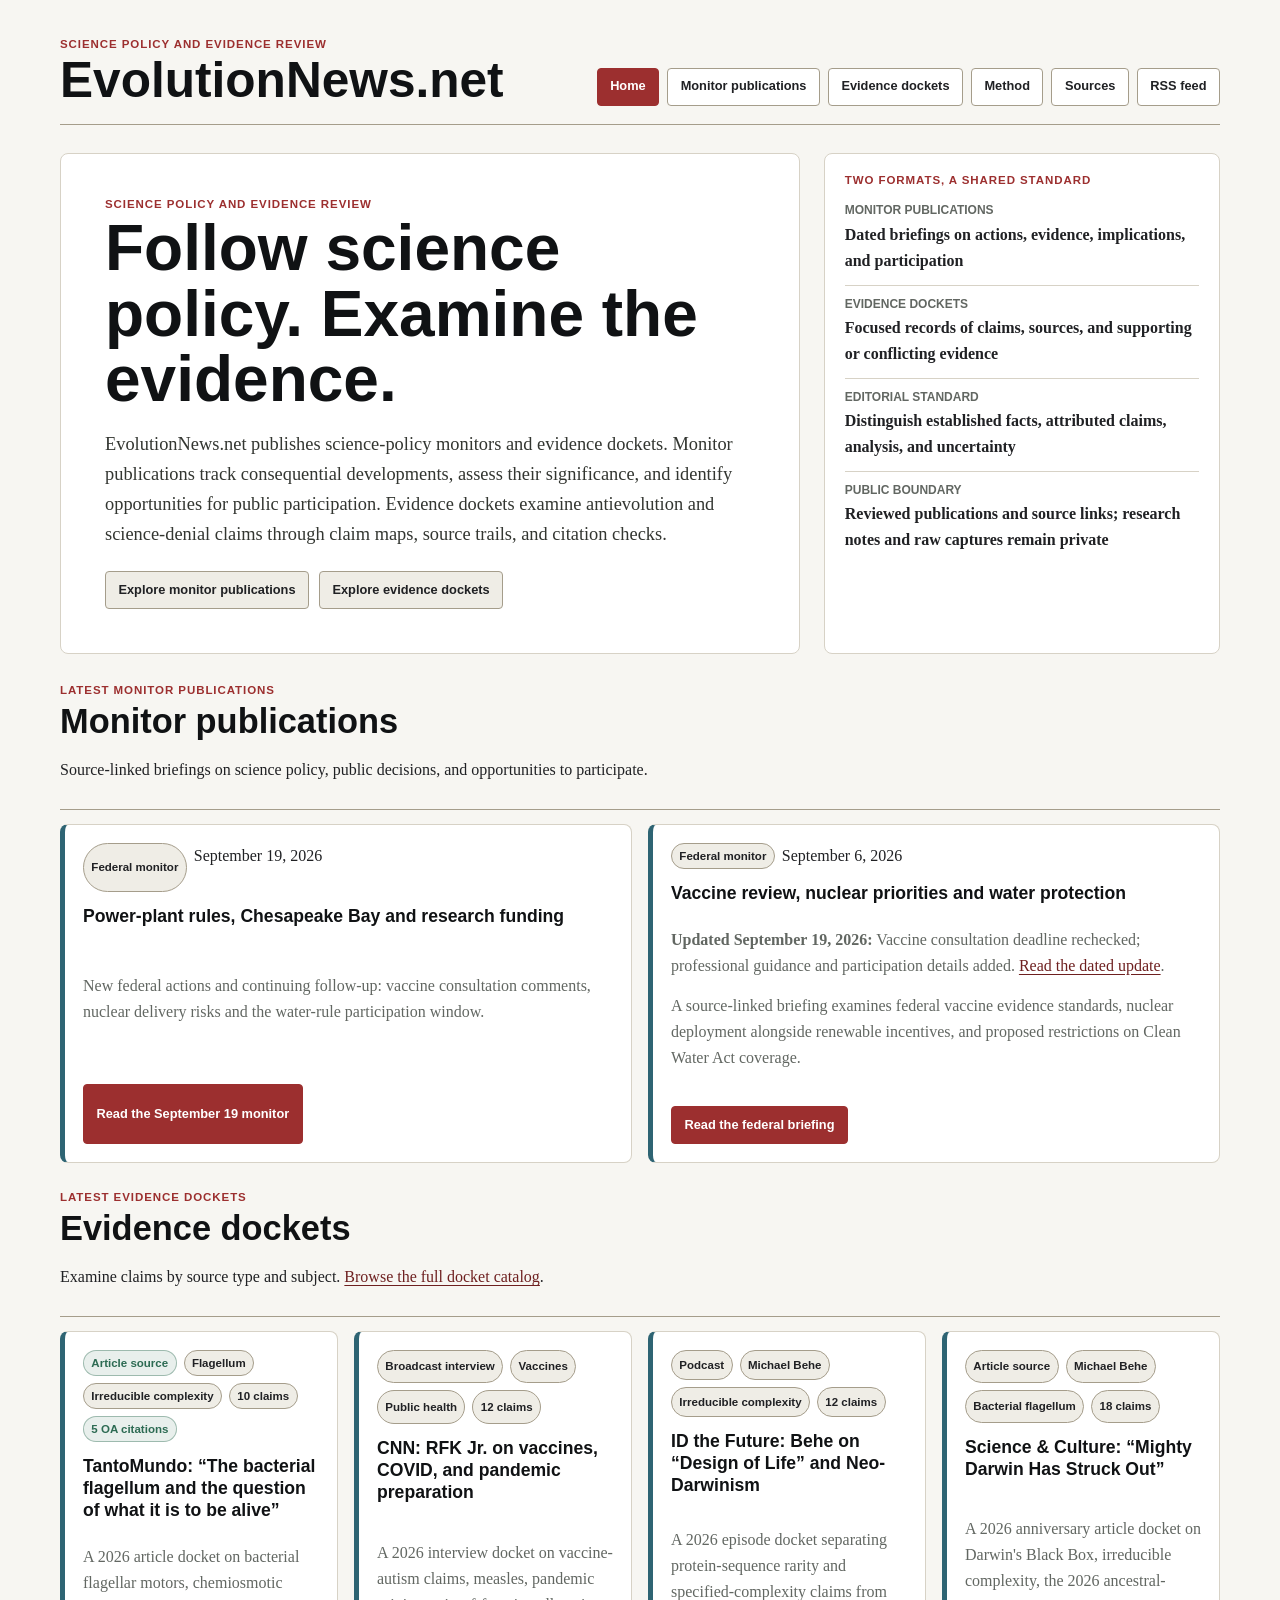
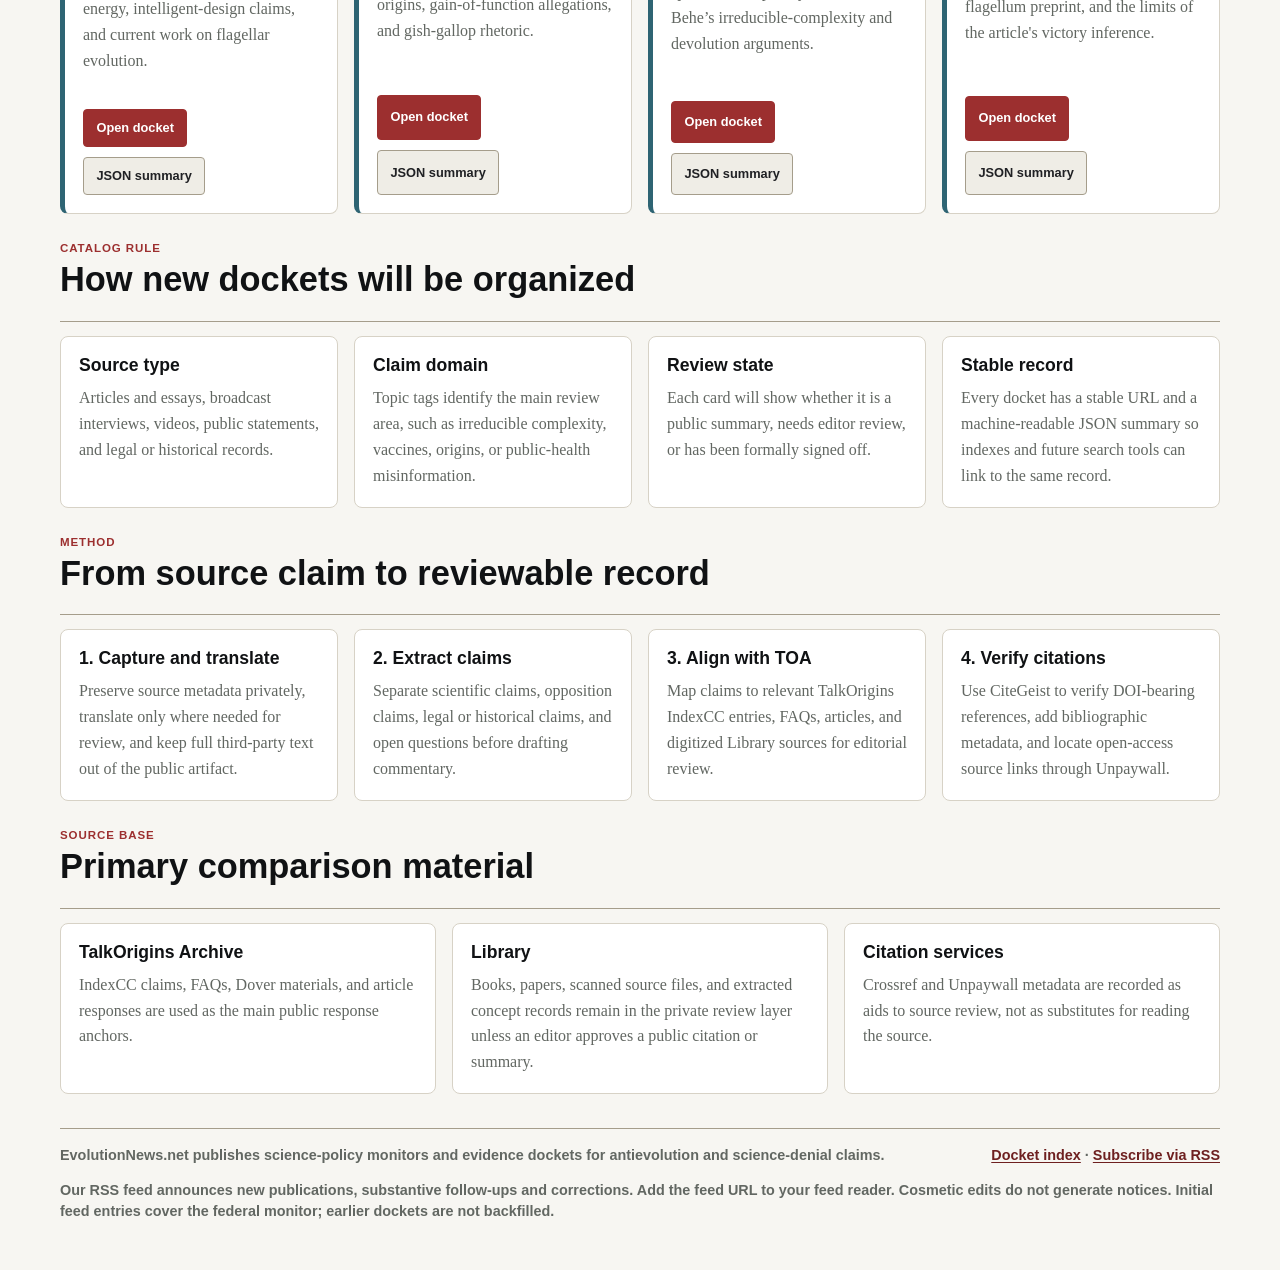
<file: index.html>
<!DOCTYPE html>
<html lang="en">
<head>
  <meta charset="utf-8">
  <meta name="viewport" content="width=device-width, initial-scale=1">
  <title>EvolutionNews.net - Monitor Publications and Evidence Dockets</title>
  <meta name="description" content="Science-policy monitor publications and evidence dockets: reviewed developments, claim analysis, source trails, and citations.">
  <link rel="stylesheet" href="/assets/theme.css">
  <link rel="alternate" type="application/rss+xml" title="EvolutionNews.net — publications and updates" href="https://evolutionnews.net/feed.xml">
</head>
<body>
  <a class="skip-link" href="#main">Skip to content</a>
  <div class="site-shell">
    <header class="site-header">
      <a class="brand" href="/" aria-current="page">
        <span class="brand-kicker">Science policy and evidence review</span>
        <span class="brand-title">EvolutionNews.net</span>
      </a>
      <nav class="top-nav" aria-label="Primary navigation">
        <a href="/" aria-current="page">Home</a>
        <a href="#monitors">Monitor publications</a>
        <a href="#catalog">Evidence dockets</a>
        <a href="#method">Method</a>
        <a href="#sources">Sources</a>
        <a href="/feed.xml">RSS feed</a>
      </nav>
    </header>

    <main id="main">
      <section class="hero" aria-labelledby="site-purpose-title">
        <div class="hero-copy">
          <p class="eyebrow">Science policy and evidence review</p>
          <h1 id="site-purpose-title">Follow science policy. Examine the evidence.</h1>
          <p class="lede">EvolutionNews.net publishes science-policy monitors and evidence dockets. Monitor publications track consequential developments, assess their significance, and identify opportunities for public participation. Evidence dockets examine antievolution and science-denial claims through claim maps, source trails, and citation checks.</p>
          <div class="button-row">
            <a class="button-link secondary" href="#monitors">Explore monitor publications</a>
            <a class="button-link secondary" href="#catalog">Explore evidence dockets</a>
          </div>
        </div>
        <aside class="dossier" aria-label="Our publication approach">
          <p class="eyebrow">Two formats, a shared standard</p>
          <dl>
            <div><dt>Monitor publications</dt><dd>Dated briefings on actions, evidence, implications, and participation</dd></div>
            <div><dt>Evidence dockets</dt><dd>Focused records of claims, sources, and supporting or conflicting evidence</dd></div>
            <div><dt>Editorial standard</dt><dd>Distinguish established facts, attributed claims, analysis, and uncertainty</dd></div>
            <div><dt>Public boundary</dt><dd>Reviewed publications and source links; research notes and raw captures remain private</dd></div>
          </dl>
        </aside>
      </section>

      <div class="section" id="monitors" role="region" aria-labelledby="monitor-publications-title">
        <div class="section-header">
          <div>
            <p class="eyebrow">Latest monitor publications</p>
            <h2 id="monitor-publications-title">Monitor publications</h2>
            <p>Source-linked briefings on science policy, public decisions, and opportunities to participate.</p>
          </div>
        </div>
        <div class="grid">
        <article class="case-file">
          <div class="case-meta"><span class="badge">Federal monitor</span><time datetime="2026-09-19">September 19, 2026</time></div>
          <h3>Power-plant rules, Chesapeake Bay and research funding</h3>
          <p>New federal actions and continuing follow-up: vaccine consultation comments, nuclear delivery risks and the water-rule participation window.</p>
          <div class="button-row"><a class="button-link primary" href="/briefings/federal/2026-09-19/">Read the September 19 monitor</a></div>
        </article>
        <article class="case-file">
          <div class="case-meta"><span class="badge">Federal monitor</span><time datetime="2026-09-06">September 6, 2026</time></div>
          <h3>Vaccine review, nuclear priorities and water protection</h3>
          <p><strong>Updated <time datetime="2026-09-19">September 19, 2026</time>:</strong> Vaccine consultation deadline rechecked; professional guidance and participation details added. <a href="/briefings/federal/2026-09-06/#vaccine-update-2026-09-19">Read the dated update</a>.</p>
          <p>A source-linked briefing examines federal vaccine evidence standards, nuclear deployment alongside renewable incentives, and proposed restrictions on Clean Water Act coverage.</p>
          <div class="button-row"><a class="button-link primary" href="/briefings/federal/2026-09-06/">Read the federal briefing</a></div>
        </article>
        </div>
      </div>

      <div class="section" id="catalog" role="region" aria-labelledby="evidence-dockets-title">
        <div class="section-header">
          <div>
            <p class="eyebrow">Latest evidence dockets</p>
            <h2 id="evidence-dockets-title">Evidence dockets</h2>
            <p>Examine claims by source type and subject. <a href="/dockets/">Browse the full docket catalog</a>.</p>
          </div>
        </div>
        <div class="grid">
        <article class="case-file">
          <div class="case-meta">
            <span class="badge green">Article source</span>
            <span class="badge">Flagellum</span>
            <span class="badge">Irreducible complexity</span>
            <span class="badge">10 claims</span>
            <span class="badge green">5 OA citations</span>
          </div>
          <h3>TantoMundo: “The bacterial flagellum and the question of what it is to be alive”</h3>
          <p>A 2026 article docket on bacterial flagellar motors, chemiosmotic energy, intelligent-design claims, and current work on flagellar evolution.</p>
          <div class="button-row">
            <a class="button-link primary" href="/dockets/bacterial-flagellum-vitalism/">Open docket</a>
            <a class="button-link secondary" href="/dockets/bacterial-flagellum-vitalism/docket-summary.json">JSON summary</a>
          </div>
        </article>
        <article class="case-file">
          <div class="case-meta">
            <span class="badge">Broadcast interview</span>
            <span class="badge">Vaccines</span>
            <span class="badge">Public health</span>
            <span class="badge">12 claims</span>
          </div>
          <h3>CNN: RFK Jr. on vaccines, COVID, and pandemic preparation</h3>
          <p>A 2026 interview docket on vaccine-autism claims, measles, pandemic origins, gain-of-function allegations, and gish-gallop rhetoric.</p>
          <div class="button-row">
            <a class="button-link primary" href="/dockets/rfk-jr-cnn-vaccine-gish-gallop/">Open docket</a>
            <a class="button-link secondary" href="/dockets/rfk-jr-cnn-vaccine-gish-gallop/docket-summary.json">JSON summary</a>
          </div>
        </article>
        <article class="case-file">
          <div class="case-meta">
            <span class="badge">Podcast</span>
            <span class="badge">Michael Behe</span>
            <span class="badge">Irreducible complexity</span>
            <span class="badge">12 claims</span>
          </div>
          <h3>ID the Future: Behe on “Design of Life” and Neo-Darwinism</h3>
          <p>A 2026 episode docket separating protein-sequence rarity and specified-complexity claims from Behe’s irreducible-complexity and devolution arguments.</p>
          <div class="button-row">
            <a class="button-link primary" href="/dockets/behe-design-of-life/">Open docket</a>
            <a class="button-link secondary" href="/dockets/behe-design-of-life/docket-summary.json">JSON summary</a>
          </div>
        </article>
        <article class="case-file">
          <div class="case-meta">
            <span class="badge">Article source</span>
            <span class="badge">Michael Behe</span>
            <span class="badge">Bacterial flagellum</span>
            <span class="badge">18 claims</span>
          </div>
          <h3>Science &amp; Culture: “Mighty Darwin Has Struck Out”</h3>
          <p>A 2026 anniversary article docket on Darwin's Black Box, irreducible complexity, the 2026 ancestral-flagellum preprint, and the limits of the article's victory inference.</p>
          <div class="button-row">
            <a class="button-link primary" href="/dockets/darwins-black-box-30/">Open docket</a>
            <a class="button-link secondary" href="/dockets/darwins-black-box-30/docket-summary.json">JSON summary</a>
          </div>
        </article>
        </div>
      </div>

      <section class="section">
        <div class="section-header">
          <div>
            <p class="eyebrow">Catalog rule</p>
            <h2>How new dockets will be organized</h2>
          </div>
        </div>
        <div class="grid">
          <article class="panel"><h3>Source type</h3><p>Articles and essays, broadcast interviews, videos, public statements, and legal or historical records.</p></article>
          <article class="panel"><h3>Claim domain</h3><p>Topic tags identify the main review area, such as irreducible complexity, vaccines, origins, or public-health misinformation.</p></article>
          <article class="panel"><h3>Review state</h3><p>Each card will show whether it is a public summary, needs editor review, or has been formally signed off.</p></article>
          <article class="panel"><h3>Stable record</h3><p>Every docket has a stable URL and a machine-readable JSON summary so indexes and future search tools can link to the same record.</p></article>
        </div>
      </section>

      <section class="section" id="method">
        <div class="section-header">
          <div>
            <p class="eyebrow">Method</p>
            <h2>From source claim to reviewable record</h2>
          </div>
        </div>
        <div class="grid">
          <article class="panel">
            <h3>1. Capture and translate</h3>
            <p>Preserve source metadata privately, translate only where needed for review, and keep full third-party text out of the public artifact.</p>
          </article>
          <article class="panel">
            <h3>2. Extract claims</h3>
            <p>Separate scientific claims, opposition claims, legal or historical claims, and open questions before drafting commentary.</p>
          </article>
          <article class="panel">
            <h3>3. Align with TOA</h3>
            <p>Map claims to relevant TalkOrigins IndexCC entries, FAQs, articles, and digitized Library sources for editorial review.</p>
          </article>
          <article class="panel">
            <h3>4. Verify citations</h3>
            <p>Use CiteGeist to verify DOI-bearing references, add bibliographic metadata, and locate open-access source links through Unpaywall.</p>
          </article>
        </div>
      </section>

      <section class="section" id="sources">
        <div class="section-header">
          <div>
            <p class="eyebrow">Source base</p>
            <h2>Primary comparison material</h2>
          </div>
        </div>
        <div class="grid">
          <article class="panel"><h3>TalkOrigins Archive</h3><p>IndexCC claims, FAQs, Dover materials, and article responses are used as the main public response anchors.</p></article>
          <article class="panel"><h3>Library</h3><p>Books, papers, scanned source files, and extracted concept records remain in the private review layer unless an editor approves a public citation or summary.</p></article>
          <article class="panel"><h3>Citation services</h3><p>Crossref and Unpaywall metadata are recorded as aids to source review, not as substitutes for reading the source.</p></article>
        </div>
      </section>
    </main>

    <footer class="site-footer">
      <p><strong>EvolutionNews.net</strong> publishes science-policy monitors and evidence dockets for antievolution and science-denial claims.</p>
      <p><a href="/dockets/">Docket index</a> · <a href="/feed.xml">Subscribe via RSS</a></p>
      <p>Our RSS feed announces new publications, substantive follow-ups and corrections. Add the feed URL to your feed reader. Cosmetic edits do not generate notices. Initial feed entries cover the federal monitor; earlier dockets are not backfilled.</p>
    </footer>
  </div>
</body>
</html>
</file>
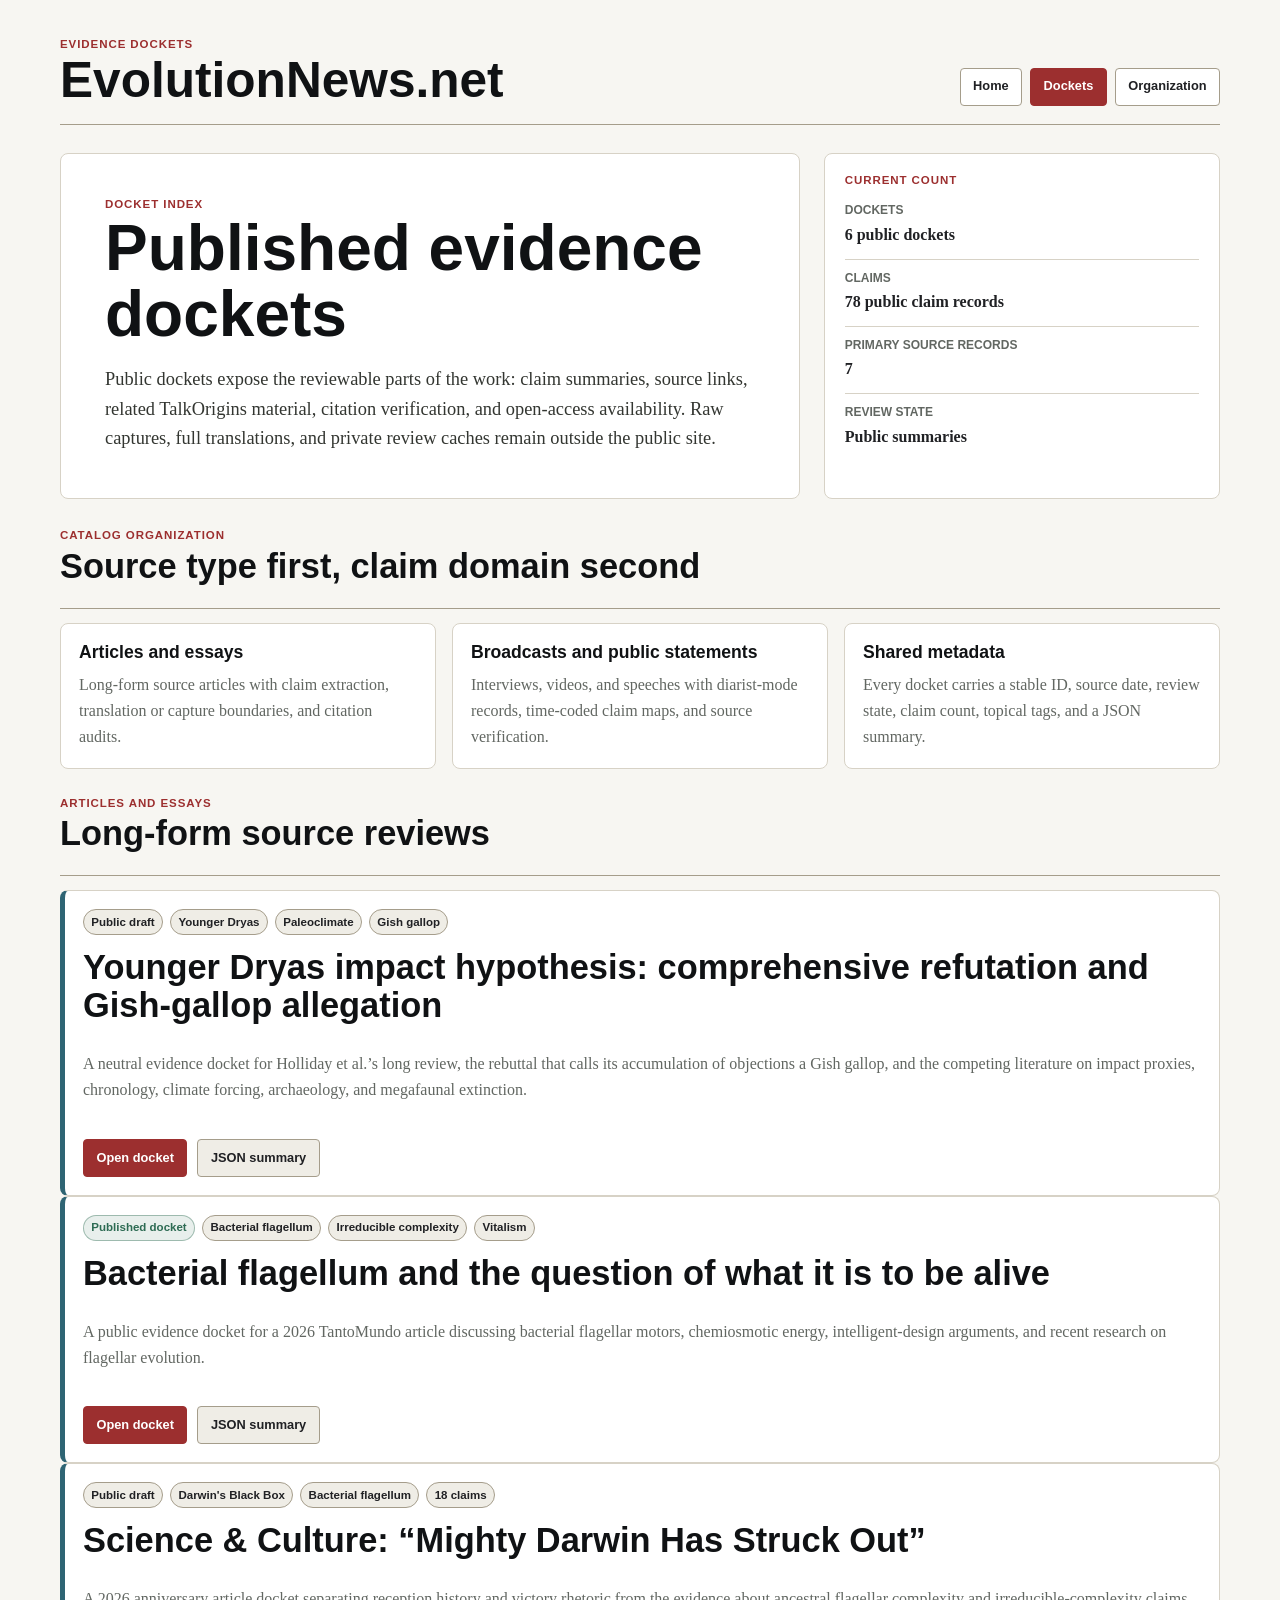
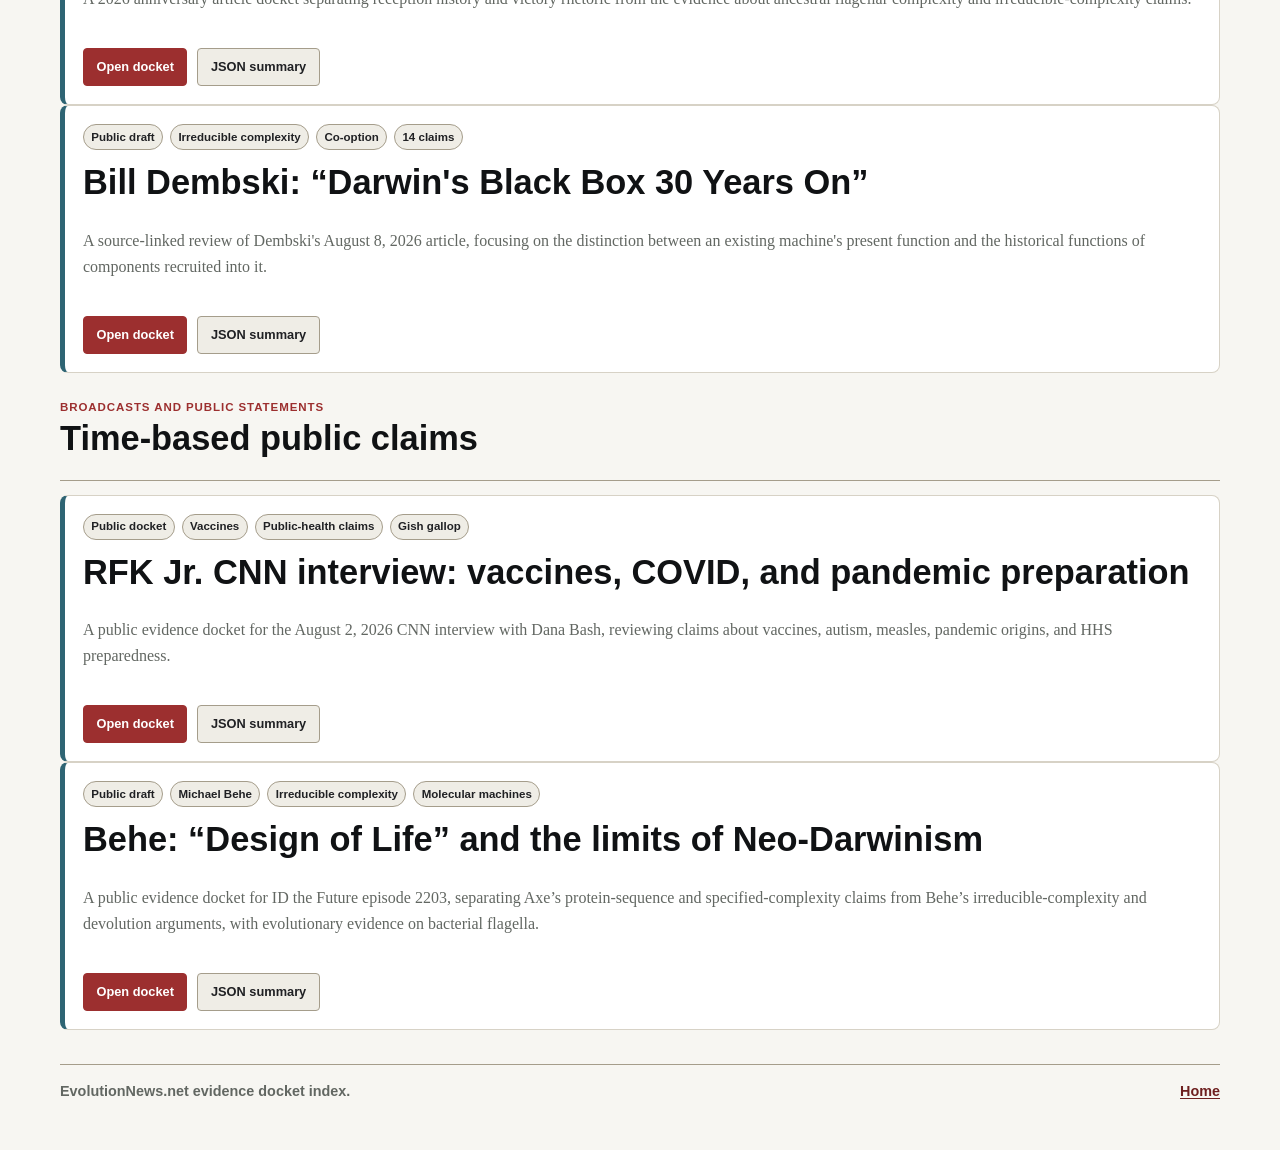
<file: dockets/index.html>
<!DOCTYPE html>
<html lang="en">
<head>
  <meta charset="utf-8">
  <meta name="viewport" content="width=device-width, initial-scale=1">
  <title>Docket Index - EvolutionNews.net</title>
  <meta name="description" content="Public evidence docket index for antievolution and science-denial claims.">
  <link rel="stylesheet" href="/assets/theme.css">
</head>
<body>
  <a class="skip-link" href="#main">Skip to content</a>
  <div class="site-shell">
    <header class="site-header">
      <a class="brand" href="/">
        <span class="brand-kicker">Evidence dockets</span>
        <span class="brand-title">EvolutionNews.net</span>
      </a>
      <nav class="top-nav" aria-label="Primary navigation">
        <a href="/">Home</a>
        <a href="/dockets/" aria-current="page">Dockets</a>
        <a href="#organization">Organization</a>
      </nav>
    </header>

    <main id="main">
      <section class="hero">
        <div class="hero-copy">
          <p class="eyebrow">Docket index</p>
          <h1>Published evidence dockets</h1>
          <p class="lede">Public dockets expose the reviewable parts of the work: claim summaries, source links, related TalkOrigins material, citation verification, and open-access availability. Raw captures, full translations, and private review caches remain outside the public site.</p>
        </div>
        <aside class="dossier">
          <p class="eyebrow">Current count</p>
          <dl>
            <div><dt>Dockets</dt><dd>6 public dockets</dd></div>
            <div><dt>Claims</dt><dd>78 public claim records</dd></div>
            <div><dt>Primary source records</dt><dd>7</dd></div>
            <div><dt>Review state</dt><dd>Public summaries</dd></div>
          </dl>
        </aside>
      </section>

      <section class="section" id="organization">
        <div class="section-header">
          <div>
            <p class="eyebrow">Catalog organization</p>
            <h2>Source type first, claim domain second</h2>
          </div>
        </div>
        <div class="grid">
          <article class="panel"><h3>Articles and essays</h3><p>Long-form source articles with claim extraction, translation or capture boundaries, and citation audits.</p></article>
          <article class="panel"><h3>Broadcasts and public statements</h3><p>Interviews, videos, and speeches with diarist-mode records, time-coded claim maps, and source verification.</p></article>
          <article class="panel"><h3>Shared metadata</h3><p>Every docket carries a stable ID, source date, review state, claim count, topical tags, and a JSON summary.</p></article>
        </div>
      </section>

      <section class="section">
        <div class="section-header">
          <div>
            <p class="eyebrow">Articles and essays</p>
            <h2>Long-form source reviews</h2>
          </div>
        </div>
        <article class="case-file">
          <div class="case-meta">
            <span class="badge">Public draft</span>
            <span class="badge">Younger Dryas</span>
            <span class="badge">Paleoclimate</span>
            <span class="badge">Gish gallop</span>
          </div>
          <h2>Younger Dryas impact hypothesis: comprehensive refutation and Gish-gallop allegation</h2>
          <p>A neutral evidence docket for Holliday et al.’s long review, the rebuttal that calls its accumulation of objections a Gish gallop, and the competing literature on impact proxies, chronology, climate forcing, archaeology, and megafaunal extinction.</p>
          <div class="button-row">
            <a class="button-link primary" href="/dockets/younger-dryas-impact-gish-gallop/">Open docket</a>
            <a class="button-link secondary" href="/dockets/younger-dryas-impact-gish-gallop/docket-summary.json">JSON summary</a>
          </div>
        </article>
        <article class="case-file">
          <div class="case-meta">
            <span class="badge green">Published docket</span>
            <span class="badge">Bacterial flagellum</span>
            <span class="badge">Irreducible complexity</span>
            <span class="badge">Vitalism</span>
          </div>
          <h2>Bacterial flagellum and the question of what it is to be alive</h2>
          <p>A public evidence docket for a 2026 TantoMundo article discussing bacterial flagellar motors, chemiosmotic energy, intelligent-design arguments, and recent research on flagellar evolution.</p>
          <div class="button-row">
            <a class="button-link primary" href="/dockets/bacterial-flagellum-vitalism/">Open docket</a>
            <a class="button-link secondary" href="/dockets/bacterial-flagellum-vitalism/docket-summary.json">JSON summary</a>
          </div>
        </article>
        <article class="case-file">
          <div class="case-meta">
            <span class="badge">Public draft</span>
            <span class="badge">Darwin's Black Box</span>
            <span class="badge">Bacterial flagellum</span>
            <span class="badge">18 claims</span>
          </div>
          <h2>Science &amp; Culture: “Mighty Darwin Has Struck Out”</h2>
          <p>A 2026 anniversary article docket separating reception history and victory rhetoric from the evidence about ancestral flagellar complexity and irreducible-complexity claims.</p>
          <div class="button-row">
            <a class="button-link primary" href="/dockets/darwins-black-box-30/">Open docket</a>
            <a class="button-link secondary" href="/dockets/darwins-black-box-30/docket-summary.json">JSON summary</a>
          </div>
        </article>
        <article class="case-file">
          <div class="case-meta">
            <span class="badge">Public draft</span>
            <span class="badge">Irreducible complexity</span>
            <span class="badge">Co-option</span>
            <span class="badge">14 claims</span>
          </div>
          <h2>Bill Dembski: “Darwin's Black Box 30 Years On”</h2>
          <p>A source-linked review of Dembski's August 8, 2026 article, focusing on the distinction between an existing machine's present function and the historical functions of components recruited into it.</p>
          <div class="button-row">
            <a class="button-link primary" href="/dockets/darwins-black-box-30-years-on/">Open docket</a>
            <a class="button-link secondary" href="/dockets/darwins-black-box-30-years-on/docket-summary.json">JSON summary</a>
          </div>
        </article>
      </section>

      <section class="section">
        <div class="section-header">
          <div>
            <p class="eyebrow">Broadcasts and public statements</p>
            <h2>Time-based public claims</h2>
          </div>
        </div>
        <article class="case-file">
          <div class="case-meta">
            <span class="badge">Public docket</span>
            <span class="badge">Vaccines</span>
            <span class="badge">Public-health claims</span>
            <span class="badge">Gish gallop</span>
          </div>
          <h2>RFK Jr. CNN interview: vaccines, COVID, and pandemic preparation</h2>
          <p>A public evidence docket for the August 2, 2026 CNN interview with Dana Bash, reviewing claims about vaccines, autism, measles, pandemic origins, and HHS preparedness.</p>
          <div class="button-row">
            <a class="button-link primary" href="/dockets/rfk-jr-cnn-vaccine-gish-gallop/">Open docket</a>
            <a class="button-link secondary" href="/dockets/rfk-jr-cnn-vaccine-gish-gallop/docket-summary.json">JSON summary</a>
          </div>
        </article>
        <article class="case-file">
          <div class="case-meta">
            <span class="badge">Public draft</span>
            <span class="badge">Michael Behe</span>
            <span class="badge">Irreducible complexity</span>
            <span class="badge">Molecular machines</span>
          </div>
          <h2>Behe: “Design of Life” and the limits of Neo-Darwinism</h2>
          <p>A public evidence docket for ID the Future episode 2203, separating Axe’s protein-sequence and specified-complexity claims from Behe’s irreducible-complexity and devolution arguments, with evolutionary evidence on bacterial flagella.</p>
          <div class="button-row">
            <a class="button-link primary" href="/dockets/behe-design-of-life/">Open docket</a>
            <a class="button-link secondary" href="/dockets/behe-design-of-life/docket-summary.json">JSON summary</a>
          </div>
        </article>
      </section>
    </main>

    <footer class="site-footer">
      <p><strong>EvolutionNews.net</strong> evidence docket index.</p>
      <p><a href="/">Home</a></p>
    </footer>
  </div>
</body>
</html>
</file>
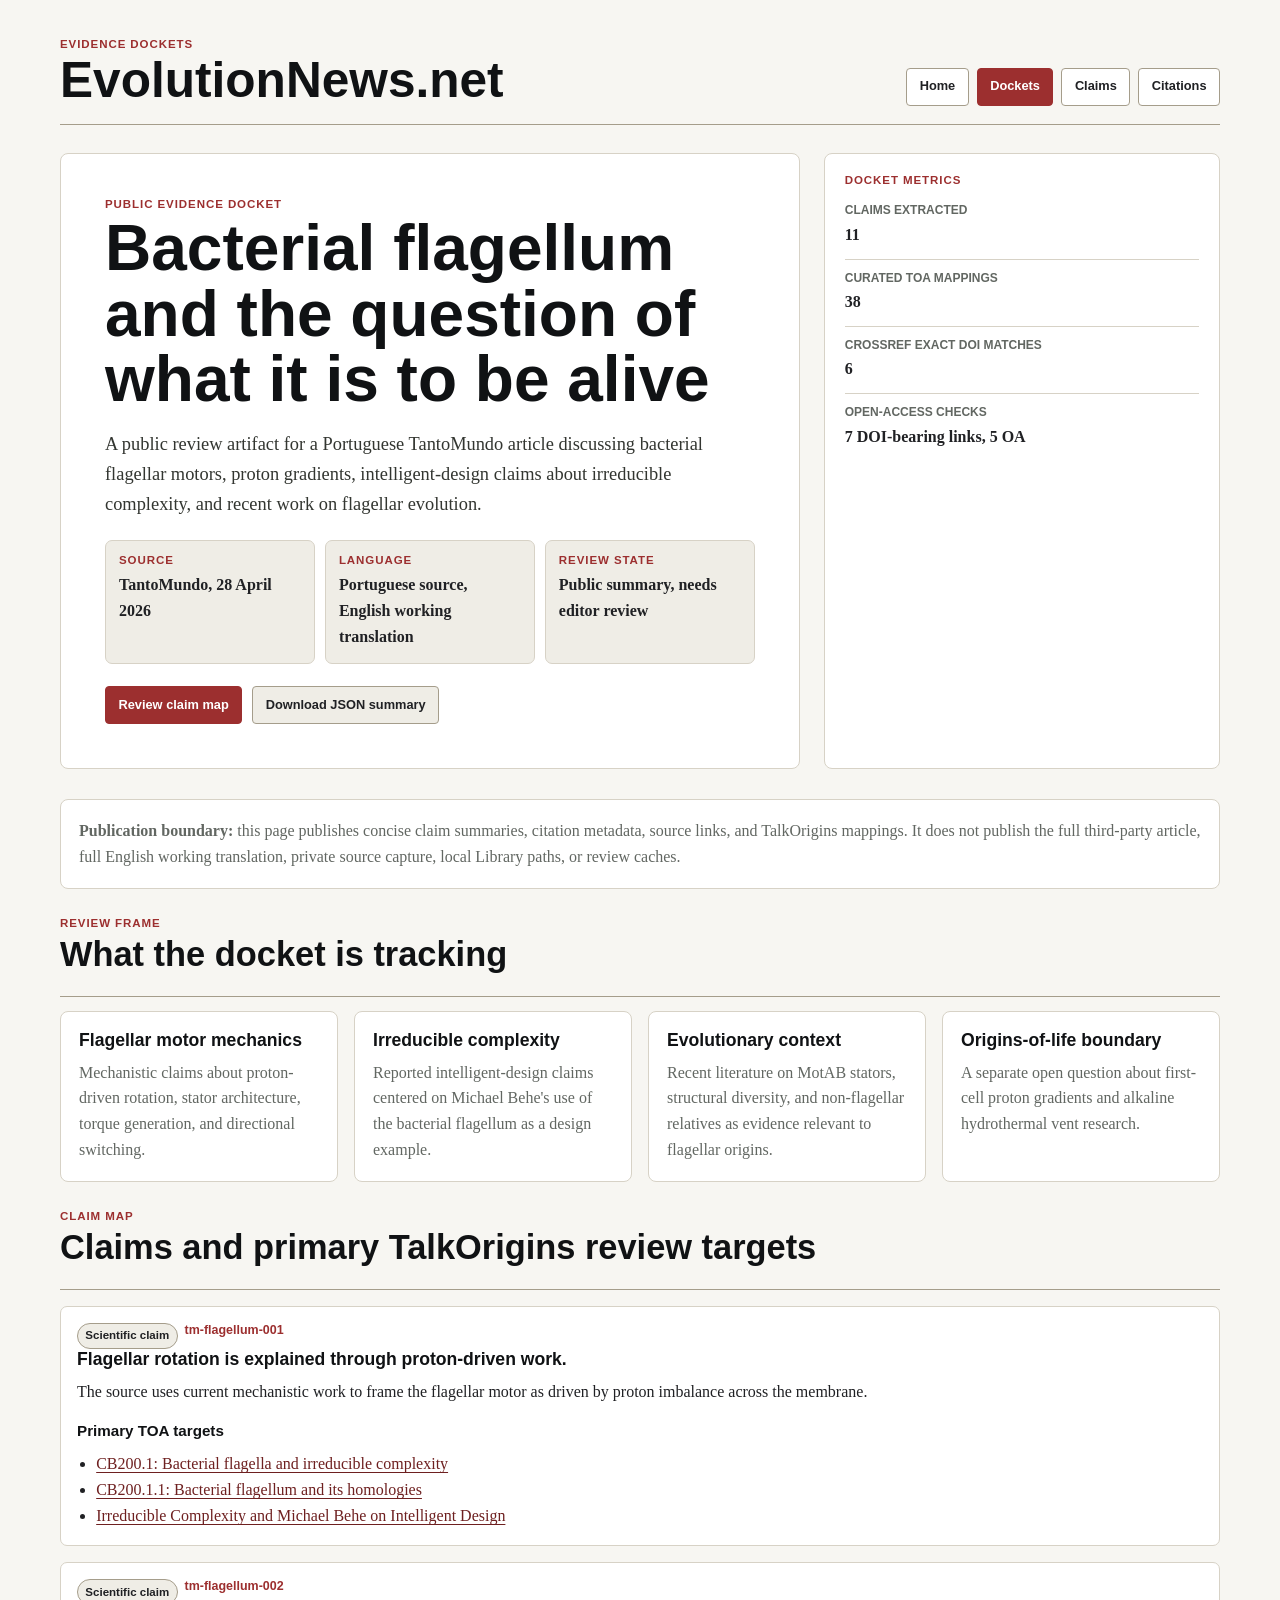
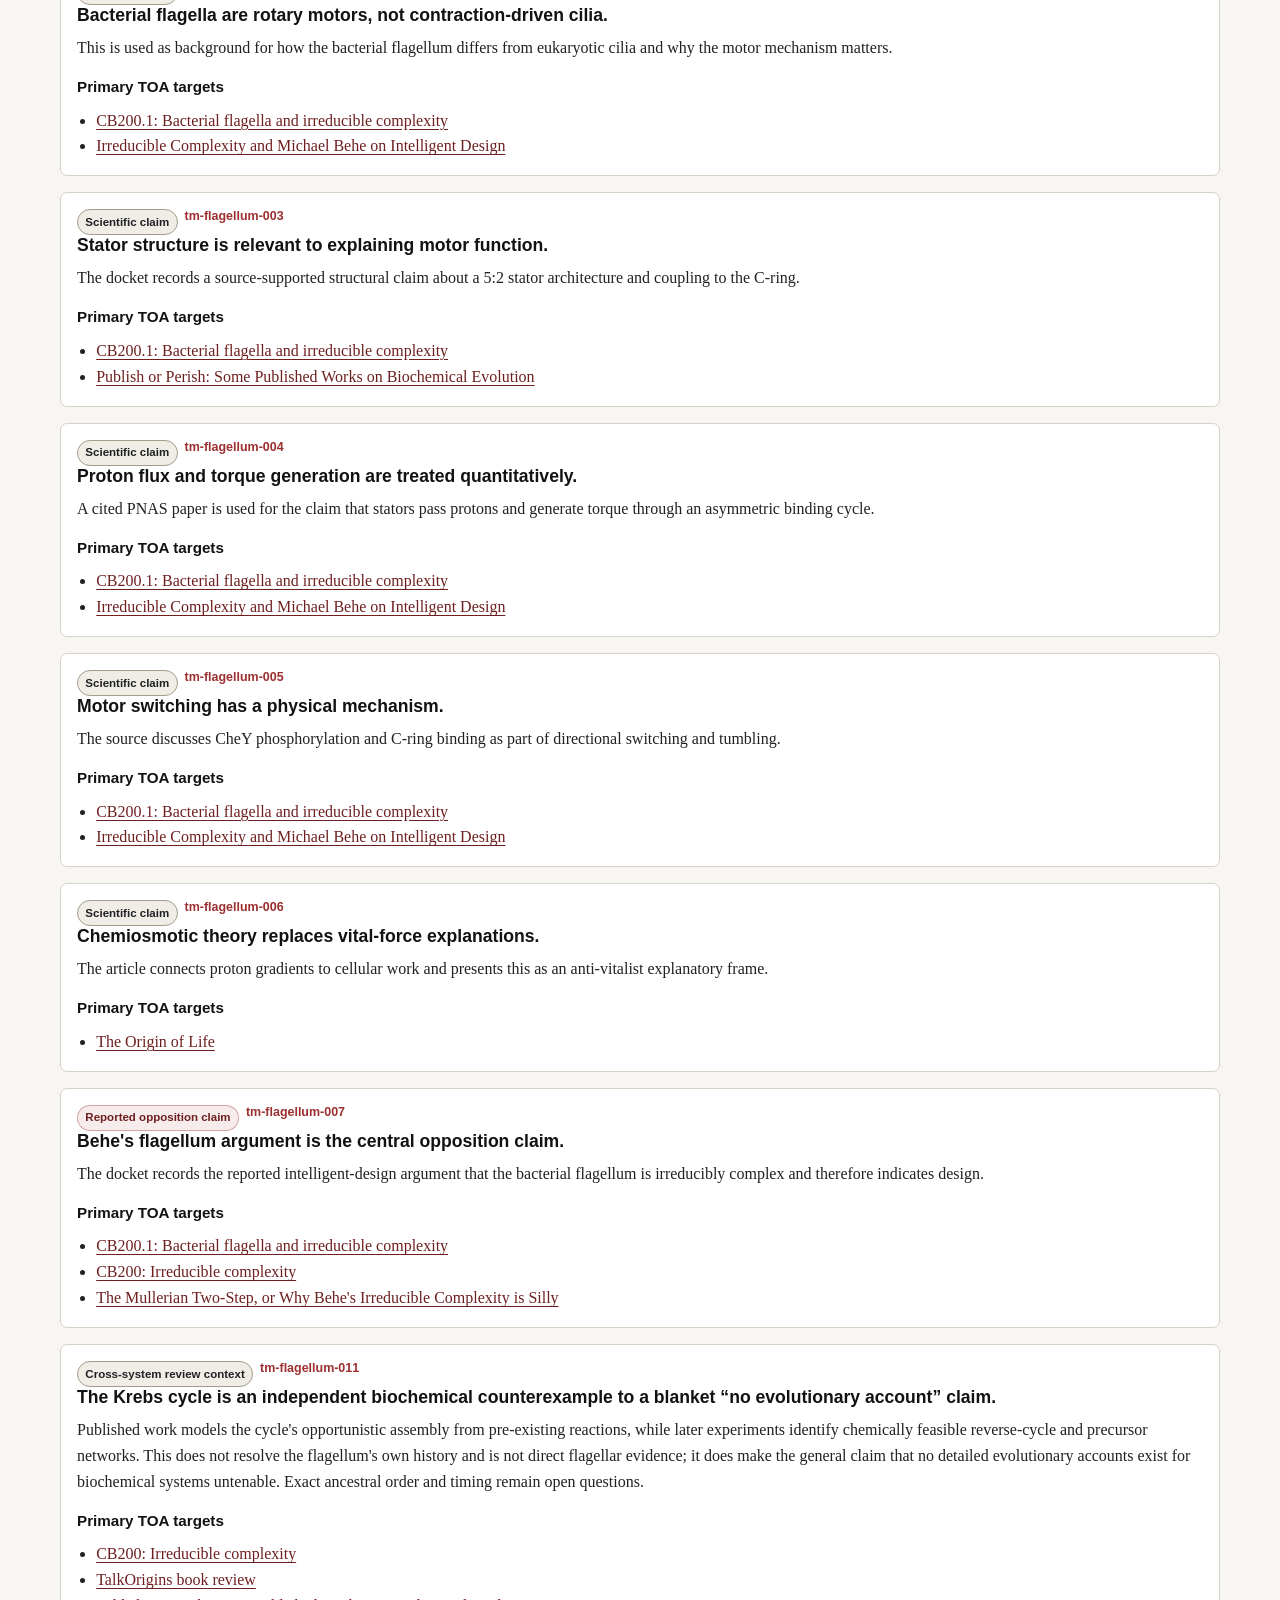
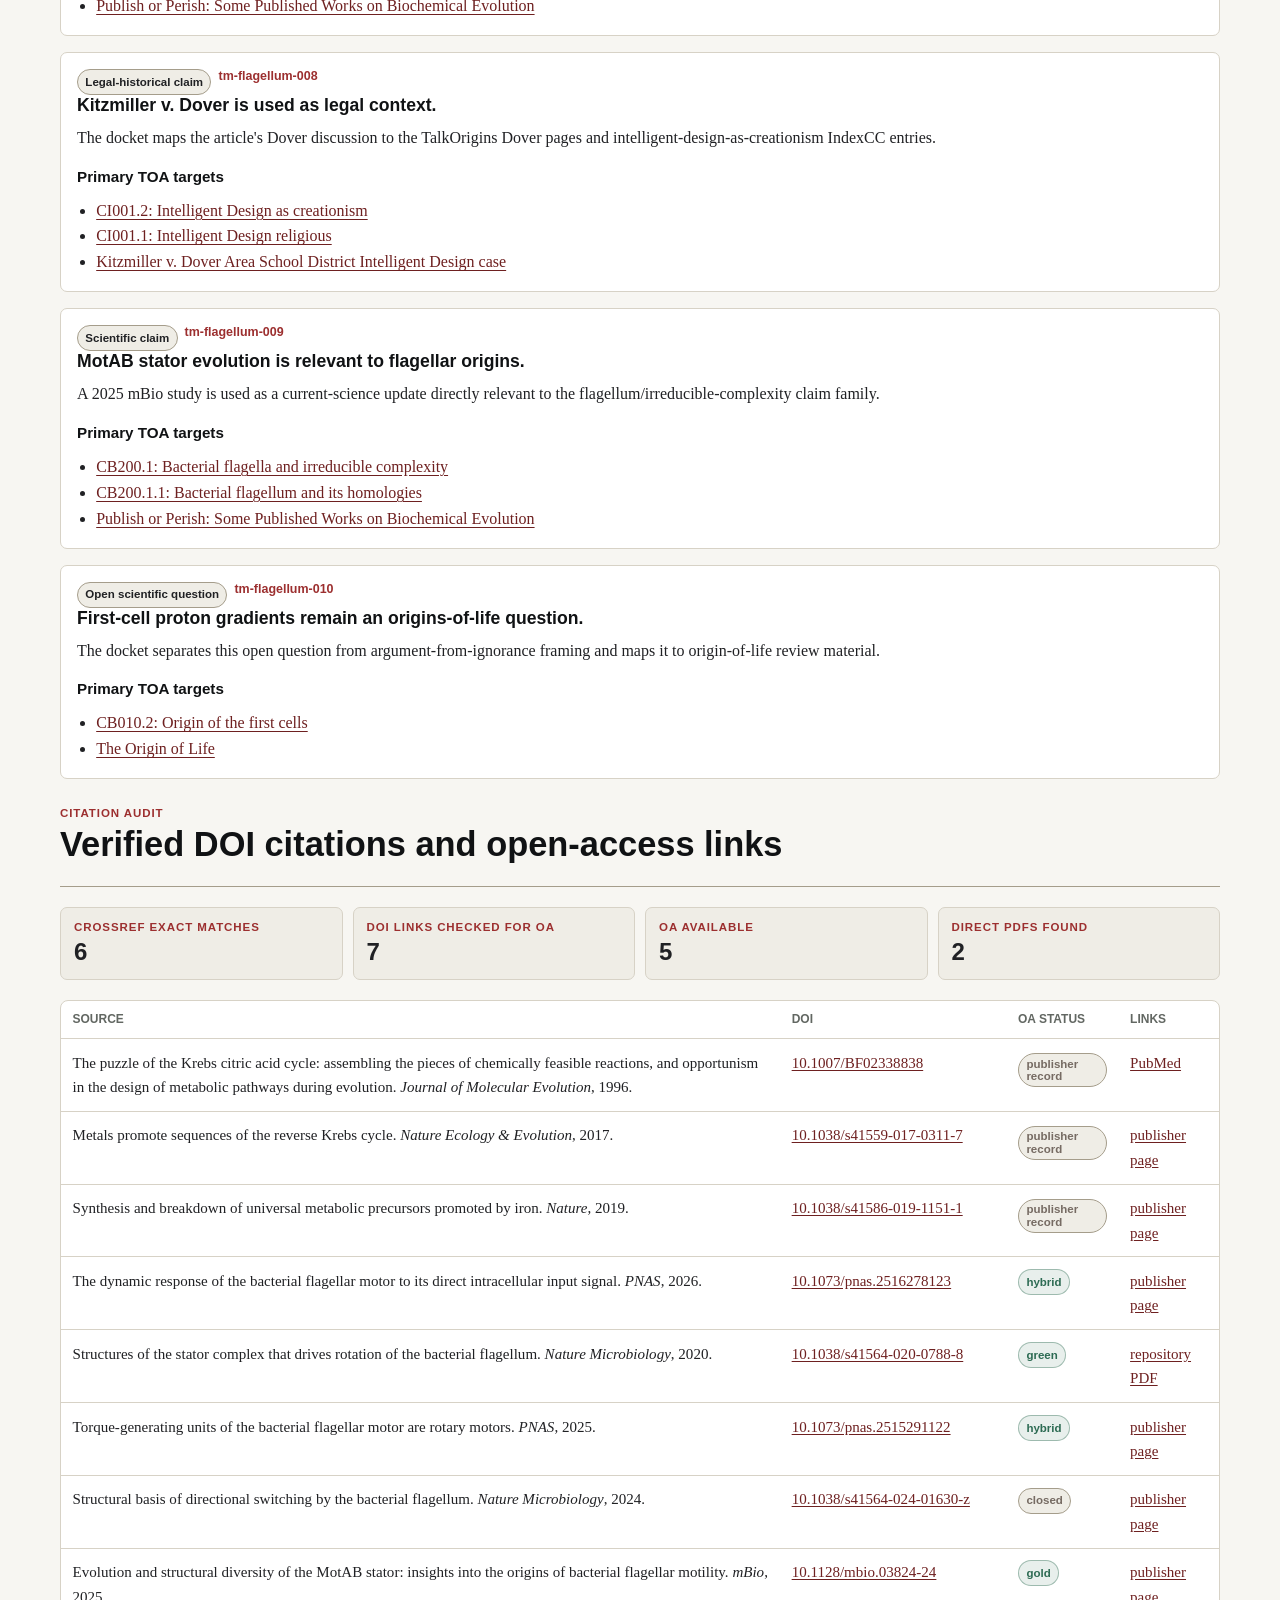
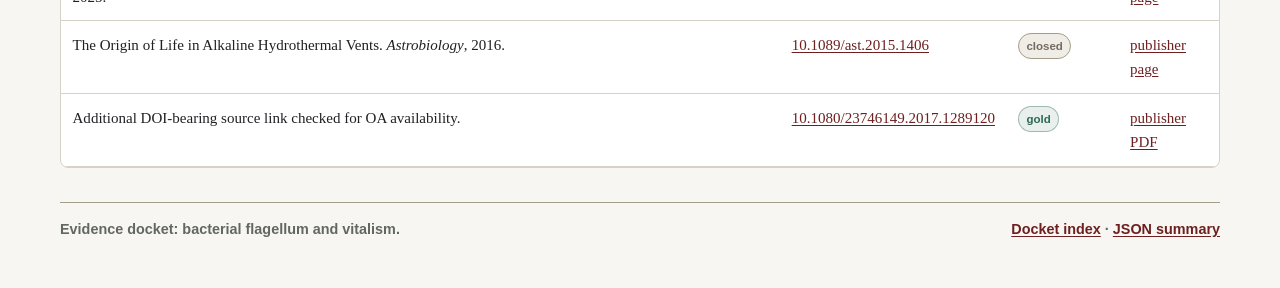
<file: dockets/bacterial-flagellum-vitalism/index.html>
<!DOCTYPE html>
<html lang="en">
<head>
  <meta charset="utf-8">
  <meta name="viewport" content="width=device-width, initial-scale=1">
  <title>Bacterial Flagellum Evidence Docket - EvolutionNews.net</title>
  <meta name="description" content="Public evidence docket for a TantoMundo article on bacterial flagella, vitalism, intelligent design, and recent flagellar motor research.">
  <link rel="stylesheet" href="/assets/theme.css">
</head>
<body>
  <a class="skip-link" href="#main">Skip to content</a>
  <div class="site-shell">
    <header class="site-header">
      <a class="brand" href="/">
        <span class="brand-kicker">Evidence dockets</span>
        <span class="brand-title">EvolutionNews.net</span>
      </a>
      <nav class="top-nav" aria-label="Primary navigation">
        <a href="/">Home</a>
        <a href="/dockets/" aria-current="page">Dockets</a>
        <a href="#claims">Claims</a>
        <a href="#citations">Citations</a>
      </nav>
    </header>

    <main id="main">
      <section class="hero">
        <div class="hero-copy">
          <p class="eyebrow">Public evidence docket</p>
          <h1>Bacterial flagellum and the question of what it is to be alive</h1>
          <p class="lede">A public review artifact for a Portuguese TantoMundo article discussing bacterial flagellar motors, proton gradients, intelligent-design claims about irreducible complexity, and recent work on flagellar evolution.</p>
          <div class="status-strip">
            <div><p class="status-label">Source</p><strong>TantoMundo, 28 April 2026</strong></div>
            <div><p class="status-label">Language</p><strong>Portuguese source, English working translation</strong></div>
            <div><p class="status-label">Review state</p><strong>Public summary, needs editor review</strong></div>
          </div>
          <div class="button-row">
            <a class="button-link primary" href="#claims">Review claim map</a>
            <a class="button-link secondary" href="docket-summary.json">Download JSON summary</a>
          </div>
        </div>
        <aside class="dossier" aria-label="Docket metrics">
          <p class="eyebrow">Docket metrics</p>
          <dl>
            <div><dt>Claims extracted</dt><dd>11</dd></div>
            <div><dt>Curated TOA mappings</dt><dd>38</dd></div>
            <div><dt>Crossref exact DOI matches</dt><dd>6</dd></div>
            <div><dt>Open-access checks</dt><dd>7 DOI-bearing links, 5 OA</dd></div>
          </dl>
        </aside>
      </section>

      <section class="notice">
        <p><strong>Publication boundary:</strong> this page publishes concise claim summaries, citation metadata, source links, and TalkOrigins mappings. It does not publish the full third-party article, full English working translation, private source capture, local Library paths, or review caches.</p>
      </section>

      <section class="section">
        <div class="section-header">
          <div>
            <p class="eyebrow">Review frame</p>
            <h2>What the docket is tracking</h2>
          </div>
        </div>
        <div class="grid">
          <article class="panel"><h3>Flagellar motor mechanics</h3><p>Mechanistic claims about proton-driven rotation, stator architecture, torque generation, and directional switching.</p></article>
          <article class="panel"><h3>Irreducible complexity</h3><p>Reported intelligent-design claims centered on Michael Behe's use of the bacterial flagellum as a design example.</p></article>
          <article class="panel"><h3>Evolutionary context</h3><p>Recent literature on MotAB stators, structural diversity, and non-flagellar relatives as evidence relevant to flagellar origins.</p></article>
          <article class="panel"><h3>Origins-of-life boundary</h3><p>A separate open question about first-cell proton gradients and alkaline hydrothermal vent research.</p></article>
        </div>
      </section>

      <section class="section" id="claims">
        <div class="section-header">
          <div>
            <p class="eyebrow">Claim map</p>
            <h2>Claims and primary TalkOrigins review targets</h2>
          </div>
        </div>

        <article class="claim-card">
          <div class="badge-row"><span class="badge">Scientific claim</span><span class="claim-id">tm-flagellum-001</span></div>
          <h3>Flagellar rotation is explained through proton-driven work.</h3>
          <p>The source uses current mechanistic work to frame the flagellar motor as driven by proton imbalance across the membrane.</p>
          <h4>Primary TOA targets</h4>
          <ul>
            <li><a href="https://talkorigins.org/indexcc/CB/CB200_1.html">CB200.1: Bacterial flagella and irreducible complexity</a></li>
            <li><a href="https://talkorigins.org/indexcc/CB/CB200_1_1.html">CB200.1.1: Bacterial flagellum and its homologies</a></li>
            <li><a href="https://talkorigins.org/faqs/behe.html">Irreducible Complexity and Michael Behe on Intelligent Design</a></li>
          </ul>
        </article>

        <article class="claim-card">
          <div class="badge-row"><span class="badge">Scientific claim</span><span class="claim-id">tm-flagellum-002</span></div>
          <h3>Bacterial flagella are rotary motors, not contraction-driven cilia.</h3>
          <p>This is used as background for how the bacterial flagellum differs from eukaryotic cilia and why the motor mechanism matters.</p>
          <h4>Primary TOA targets</h4>
          <ul>
            <li><a href="https://talkorigins.org/indexcc/CB/CB200_1.html">CB200.1: Bacterial flagella and irreducible complexity</a></li>
            <li><a href="https://talkorigins.org/faqs/behe.html">Irreducible Complexity and Michael Behe on Intelligent Design</a></li>
          </ul>
        </article>

        <article class="claim-card">
          <div class="badge-row"><span class="badge">Scientific claim</span><span class="claim-id">tm-flagellum-003</span></div>
          <h3>Stator structure is relevant to explaining motor function.</h3>
          <p>The docket records a source-supported structural claim about a 5:2 stator architecture and coupling to the C-ring.</p>
          <h4>Primary TOA targets</h4>
          <ul>
            <li><a href="https://talkorigins.org/indexcc/CB/CB200_1.html">CB200.1: Bacterial flagella and irreducible complexity</a></li>
            <li><a href="https://talkorigins.org/faqs/behe/publish.html">Publish or Perish: Some Published Works on Biochemical Evolution</a></li>
          </ul>
        </article>

        <article class="claim-card">
          <div class="badge-row"><span class="badge">Scientific claim</span><span class="claim-id">tm-flagellum-004</span></div>
          <h3>Proton flux and torque generation are treated quantitatively.</h3>
          <p>A cited PNAS paper is used for the claim that stators pass protons and generate torque through an asymmetric binding cycle.</p>
          <h4>Primary TOA targets</h4>
          <ul>
            <li><a href="https://talkorigins.org/indexcc/CB/CB200_1.html">CB200.1: Bacterial flagella and irreducible complexity</a></li>
            <li><a href="https://talkorigins.org/faqs/behe.html">Irreducible Complexity and Michael Behe on Intelligent Design</a></li>
          </ul>
        </article>

        <article class="claim-card">
          <div class="badge-row"><span class="badge">Scientific claim</span><span class="claim-id">tm-flagellum-005</span></div>
          <h3>Motor switching has a physical mechanism.</h3>
          <p>The source discusses CheY phosphorylation and C-ring binding as part of directional switching and tumbling.</p>
          <h4>Primary TOA targets</h4>
          <ul>
            <li><a href="https://talkorigins.org/indexcc/CB/CB200_1.html">CB200.1: Bacterial flagella and irreducible complexity</a></li>
            <li><a href="https://talkorigins.org/faqs/behe.html">Irreducible Complexity and Michael Behe on Intelligent Design</a></li>
          </ul>
        </article>

        <article class="claim-card">
          <div class="badge-row"><span class="badge">Scientific claim</span><span class="claim-id">tm-flagellum-006</span></div>
          <h3>Chemiosmotic theory replaces vital-force explanations.</h3>
          <p>The article connects proton gradients to cellular work and presents this as an anti-vitalist explanatory frame.</p>
          <h4>Primary TOA targets</h4>
          <ul>
            <li><a href="https://talkorigins.org/faqs/abioprob/originoflife.html">The Origin of Life</a></li>
          </ul>
        </article>

        <article class="claim-card">
          <div class="badge-row"><span class="badge red">Reported opposition claim</span><span class="claim-id">tm-flagellum-007</span></div>
          <h3>Behe's flagellum argument is the central opposition claim.</h3>
          <p>The docket records the reported intelligent-design argument that the bacterial flagellum is irreducibly complex and therefore indicates design.</p>
          <h4>Primary TOA targets</h4>
          <ul>
            <li><a href="https://talkorigins.org/indexcc/CB/CB200_1.html">CB200.1: Bacterial flagella and irreducible complexity</a></li>
            <li><a href="https://talkorigins.org/indexcc/CB/CB200.html">CB200: Irreducible complexity</a></li>
            <li><a href="https://talkorigins.org/faqs/comdesc/ICsilly.html">The Mullerian Two-Step, or Why Behe's Irreducible Complexity is Silly</a></li>
          </ul>
        </article>

        <article class="claim-card">
          <div class="badge-row"><span class="badge">Cross-system review context</span><span class="claim-id">tm-flagellum-011</span></div>
          <h3>The Krebs cycle is an independent biochemical counterexample to a blanket “no evolutionary account” claim.</h3>
          <p>Published work models the cycle's opportunistic assembly from pre-existing reactions, while later experiments identify chemically feasible reverse-cycle and precursor networks. This does not resolve the flagellum's own history and is not direct flagellar evidence; it does make the general claim that no detailed evolutionary accounts exist for biochemical systems untenable. Exact ancestral order and timing remain open questions.</p>
          <h4>Primary TOA targets</h4>
          <ul>
            <li><a href="https://talkorigins.org/indexcc/CB/CB200.html">CB200: Irreducible complexity</a></li>
            <li><a href="https://talkorigins.org/faqs/behe/review.html">TalkOrigins book review</a></li>
            <li><a href="https://talkorigins.org/faqs/behe/publish.html">Publish or Perish: Some Published Works on Biochemical Evolution</a></li>
          </ul>
        </article>

        <article class="claim-card">
          <div class="badge-row"><span class="badge">Legal-historical claim</span><span class="claim-id">tm-flagellum-008</span></div>
          <h3>Kitzmiller v. Dover is used as legal context.</h3>
          <p>The docket maps the article's Dover discussion to the TalkOrigins Dover pages and intelligent-design-as-creationism IndexCC entries.</p>
          <h4>Primary TOA targets</h4>
          <ul>
            <li><a href="https://talkorigins.org/indexcc/CI/CI001_2.html">CI001.2: Intelligent Design as creationism</a></li>
            <li><a href="https://talkorigins.org/indexcc/CI/CI001_1.html">CI001.1: Intelligent Design religious</a></li>
            <li><a href="https://talkorigins.org/faqs/dover/kitzmiller_v_dover.html">Kitzmiller v. Dover Area School District Intelligent Design case</a></li>
          </ul>
        </article>

        <article class="claim-card">
          <div class="badge-row"><span class="badge">Scientific claim</span><span class="claim-id">tm-flagellum-009</span></div>
          <h3>MotAB stator evolution is relevant to flagellar origins.</h3>
          <p>A 2025 mBio study is used as a current-science update directly relevant to the flagellum/irreducible-complexity claim family.</p>
          <h4>Primary TOA targets</h4>
          <ul>
            <li><a href="https://talkorigins.org/indexcc/CB/CB200_1.html">CB200.1: Bacterial flagella and irreducible complexity</a></li>
            <li><a href="https://talkorigins.org/indexcc/CB/CB200_1_1.html">CB200.1.1: Bacterial flagellum and its homologies</a></li>
            <li><a href="https://talkorigins.org/faqs/behe/publish.html">Publish or Perish: Some Published Works on Biochemical Evolution</a></li>
          </ul>
        </article>

        <article class="claim-card">
          <div class="badge-row"><span class="badge">Open scientific question</span><span class="claim-id">tm-flagellum-010</span></div>
          <h3>First-cell proton gradients remain an origins-of-life question.</h3>
          <p>The docket separates this open question from argument-from-ignorance framing and maps it to origin-of-life review material.</p>
          <h4>Primary TOA targets</h4>
          <ul>
            <li><a href="https://talkorigins.org/indexcc/CB/CB010_2.html">CB010.2: Origin of the first cells</a></li>
            <li><a href="https://talkorigins.org/faqs/abioprob/originoflife.html">The Origin of Life</a></li>
          </ul>
        </article>
      </section>

      <section class="section" id="citations">
        <div class="section-header">
          <div>
            <p class="eyebrow">Citation audit</p>
            <h2>Verified DOI citations and open-access links</h2>
          </div>
        </div>
        <div class="metrics">
          <div><p class="status-label">Crossref exact matches</p><strong>6</strong></div>
          <div><p class="status-label">DOI links checked for OA</p><strong>7</strong></div>
          <div><p class="status-label">OA available</p><strong>5</strong></div>
          <div><p class="status-label">Direct PDFs found</p><strong>2</strong></div>
        </div>
        <div class="citation-table-wrap">
          <table class="citation-table">
            <thead>
              <tr><th>Source</th><th>DOI</th><th>OA Status</th><th>Links</th></tr>
            </thead>
            <tbody>
              <tr>
                <td>The puzzle of the Krebs citric acid cycle: assembling the pieces of chemically feasible reactions, and opportunism in the design of metabolic pathways during evolution. <em>Journal of Molecular Evolution</em>, 1996.</td>
                <td><a href="https://doi.org/10.1007/BF02338838">10.1007/BF02338838</a></td>
                <td><span class="oa-badge oa-closed">publisher record</span></td>
                <td><a href="https://pubmed.ncbi.nlm.nih.gov/8703096/">PubMed</a></td>
              </tr>
              <tr>
                <td>Metals promote sequences of the reverse Krebs cycle. <em>Nature Ecology &amp; Evolution</em>, 2017.</td>
                <td><a href="https://doi.org/10.1038/s41559-017-0311-7">10.1038/s41559-017-0311-7</a></td>
                <td><span class="oa-badge oa-closed">publisher record</span></td>
                <td><a href="https://www.nature.com/articles/s41559-017-0311-7">publisher page</a></td>
              </tr>
              <tr>
                <td>Synthesis and breakdown of universal metabolic precursors promoted by iron. <em>Nature</em>, 2019.</td>
                <td><a href="https://doi.org/10.1038/s41586-019-1151-1">10.1038/s41586-019-1151-1</a></td>
                <td><span class="oa-badge oa-closed">publisher record</span></td>
                <td><a href="https://www.nature.com/articles/s41586-019-1151-1">publisher page</a></td>
              </tr>
              <tr>
                <td>The dynamic response of the bacterial flagellar motor to its direct intracellular input signal. <em>PNAS</em>, 2026.</td>
                <td><a href="https://doi.org/10.1073/pnas.2516278123">10.1073/pnas.2516278123</a></td>
                <td><span class="oa-badge oa-hybrid">hybrid</span></td>
                <td><a href="https://doi.org/10.1073/pnas.2516278123">publisher page</a></td>
              </tr>
              <tr>
                <td>Structures of the stator complex that drives rotation of the bacterial flagellum. <em>Nature Microbiology</em>, 2020.</td>
                <td><a href="https://doi.org/10.1038/s41564-020-0788-8">10.1038/s41564-020-0788-8</a></td>
                <td><span class="oa-badge oa-green">green</span></td>
                <td><a href="http://wrap.warwick.ac.uk/140825/1/WRAP-structures-stator-complex-drives-rotation-bacterial-flagellum-Stansfeld-2020.pdf">repository PDF</a></td>
              </tr>
              <tr>
                <td>Torque-generating units of the bacterial flagellar motor are rotary motors. <em>PNAS</em>, 2025.</td>
                <td><a href="https://doi.org/10.1073/pnas.2515291122">10.1073/pnas.2515291122</a></td>
                <td><span class="oa-badge oa-hybrid">hybrid</span></td>
                <td><a href="https://doi.org/10.1073/pnas.2515291122">publisher page</a></td>
              </tr>
              <tr>
                <td>Structural basis of directional switching by the bacterial flagellum. <em>Nature Microbiology</em>, 2024.</td>
                <td><a href="https://doi.org/10.1038/s41564-024-01630-z">10.1038/s41564-024-01630-z</a></td>
                <td><span class="oa-badge oa-closed">closed</span></td>
                <td><a href="https://doi.org/10.1038/s41564-024-01630-z">publisher page</a></td>
              </tr>
              <tr>
                <td>Evolution and structural diversity of the MotAB stator: insights into the origins of bacterial flagellar motility. <em>mBio</em>, 2025.</td>
                <td><a href="https://doi.org/10.1128/mbio.03824-24">10.1128/mbio.03824-24</a></td>
                <td><span class="oa-badge oa-gold">gold</span></td>
                <td><a href="https://doi.org/10.1128/mbio.03824-24">publisher page</a></td>
              </tr>
              <tr>
                <td>The Origin of Life in Alkaline Hydrothermal Vents. <em>Astrobiology</em>, 2016.</td>
                <td><a href="https://doi.org/10.1089/ast.2015.1406">10.1089/ast.2015.1406</a></td>
                <td><span class="oa-badge oa-closed">closed</span></td>
                <td><a href="https://doi.org/10.1089/ast.2015.1406">publisher page</a></td>
              </tr>
              <tr>
                <td>Additional DOI-bearing source link checked for OA availability.</td>
                <td><a href="https://www.tandfonline.com/doi/full/10.1080/23746149.2017.1289120">10.1080/23746149.2017.1289120</a></td>
                <td><span class="oa-badge oa-gold">gold</span></td>
                <td><a href="https://www.tandfonline.com/doi/pdf/10.1080/23746149.2017.1289120?needAccess=true">publisher PDF</a></td>
              </tr>
            </tbody>
          </table>
        </div>
      </section>
    </main>

    <footer class="site-footer">
      <p><strong>Evidence docket:</strong> bacterial flagellum and vitalism.</p>
      <p><a href="/dockets/">Docket index</a> · <a href="docket-summary.json">JSON summary</a></p>
    </footer>
  </div>
</body>
</html>
</file>
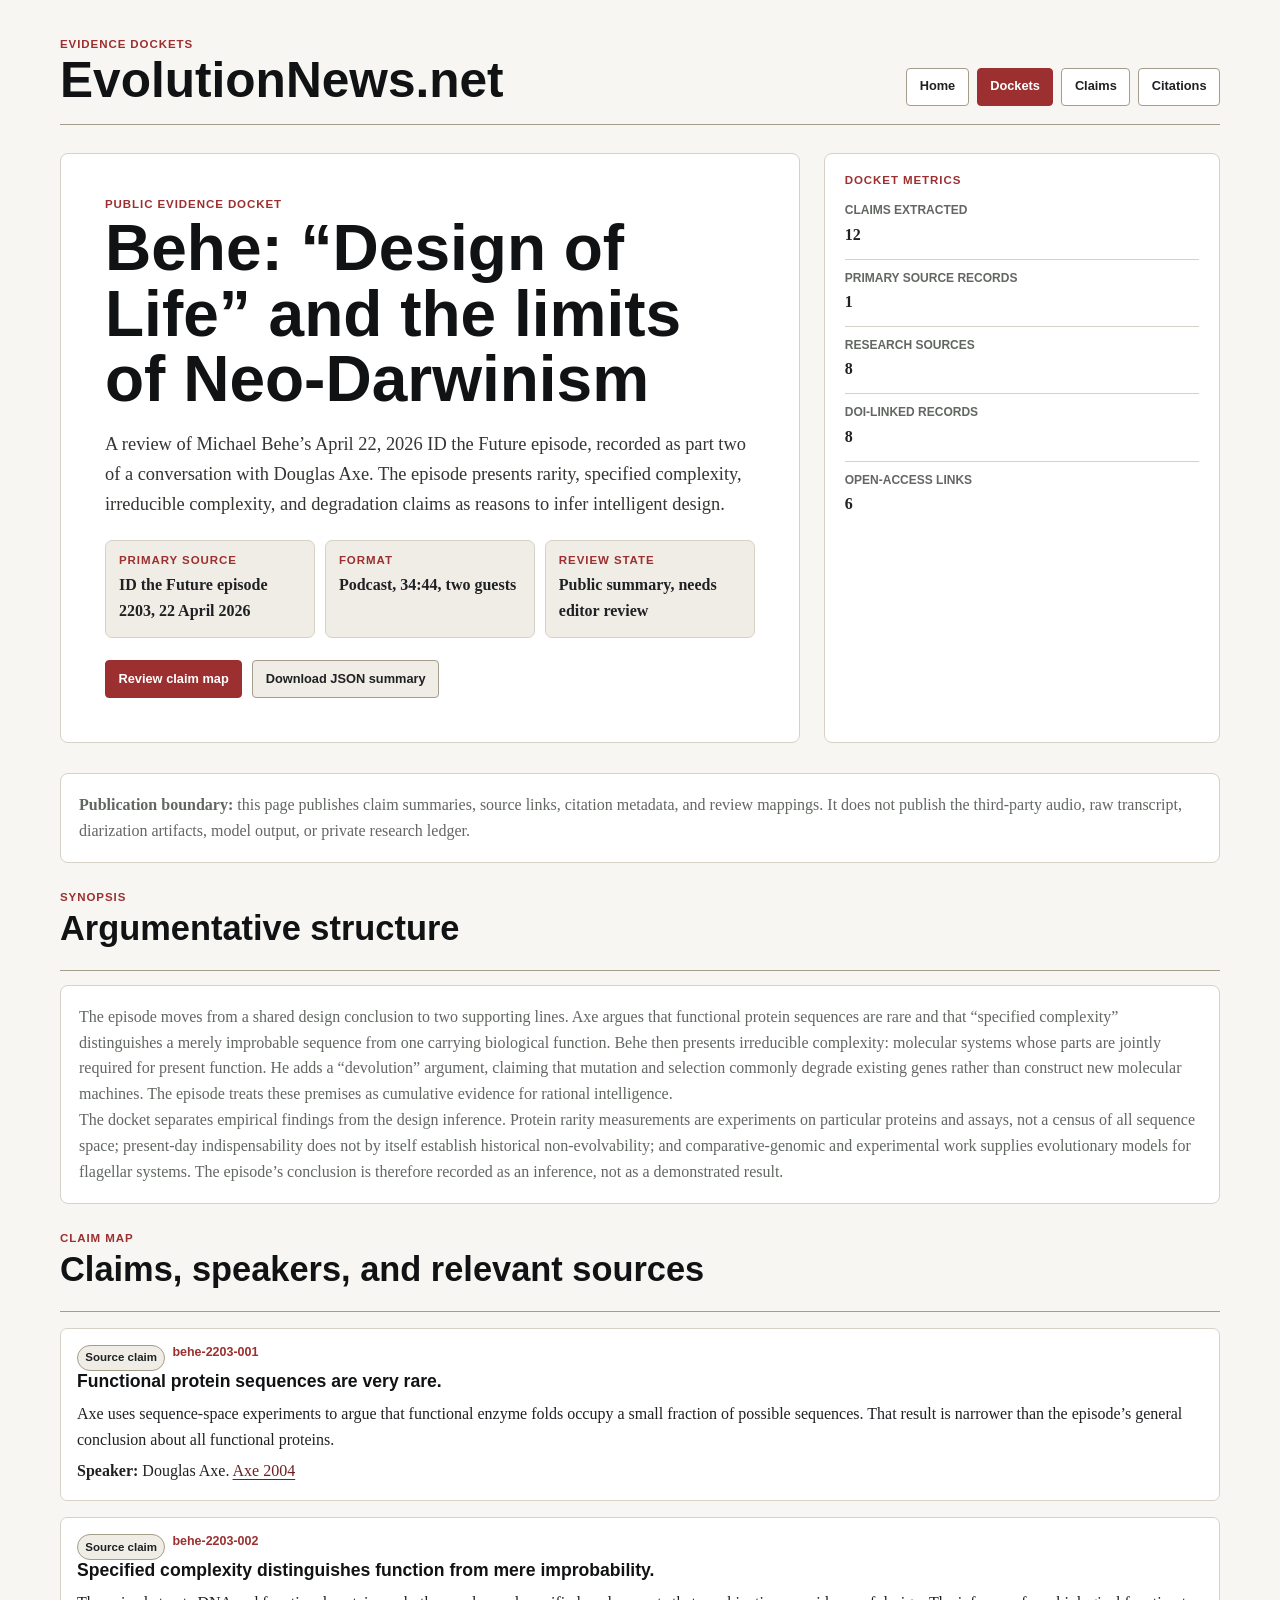
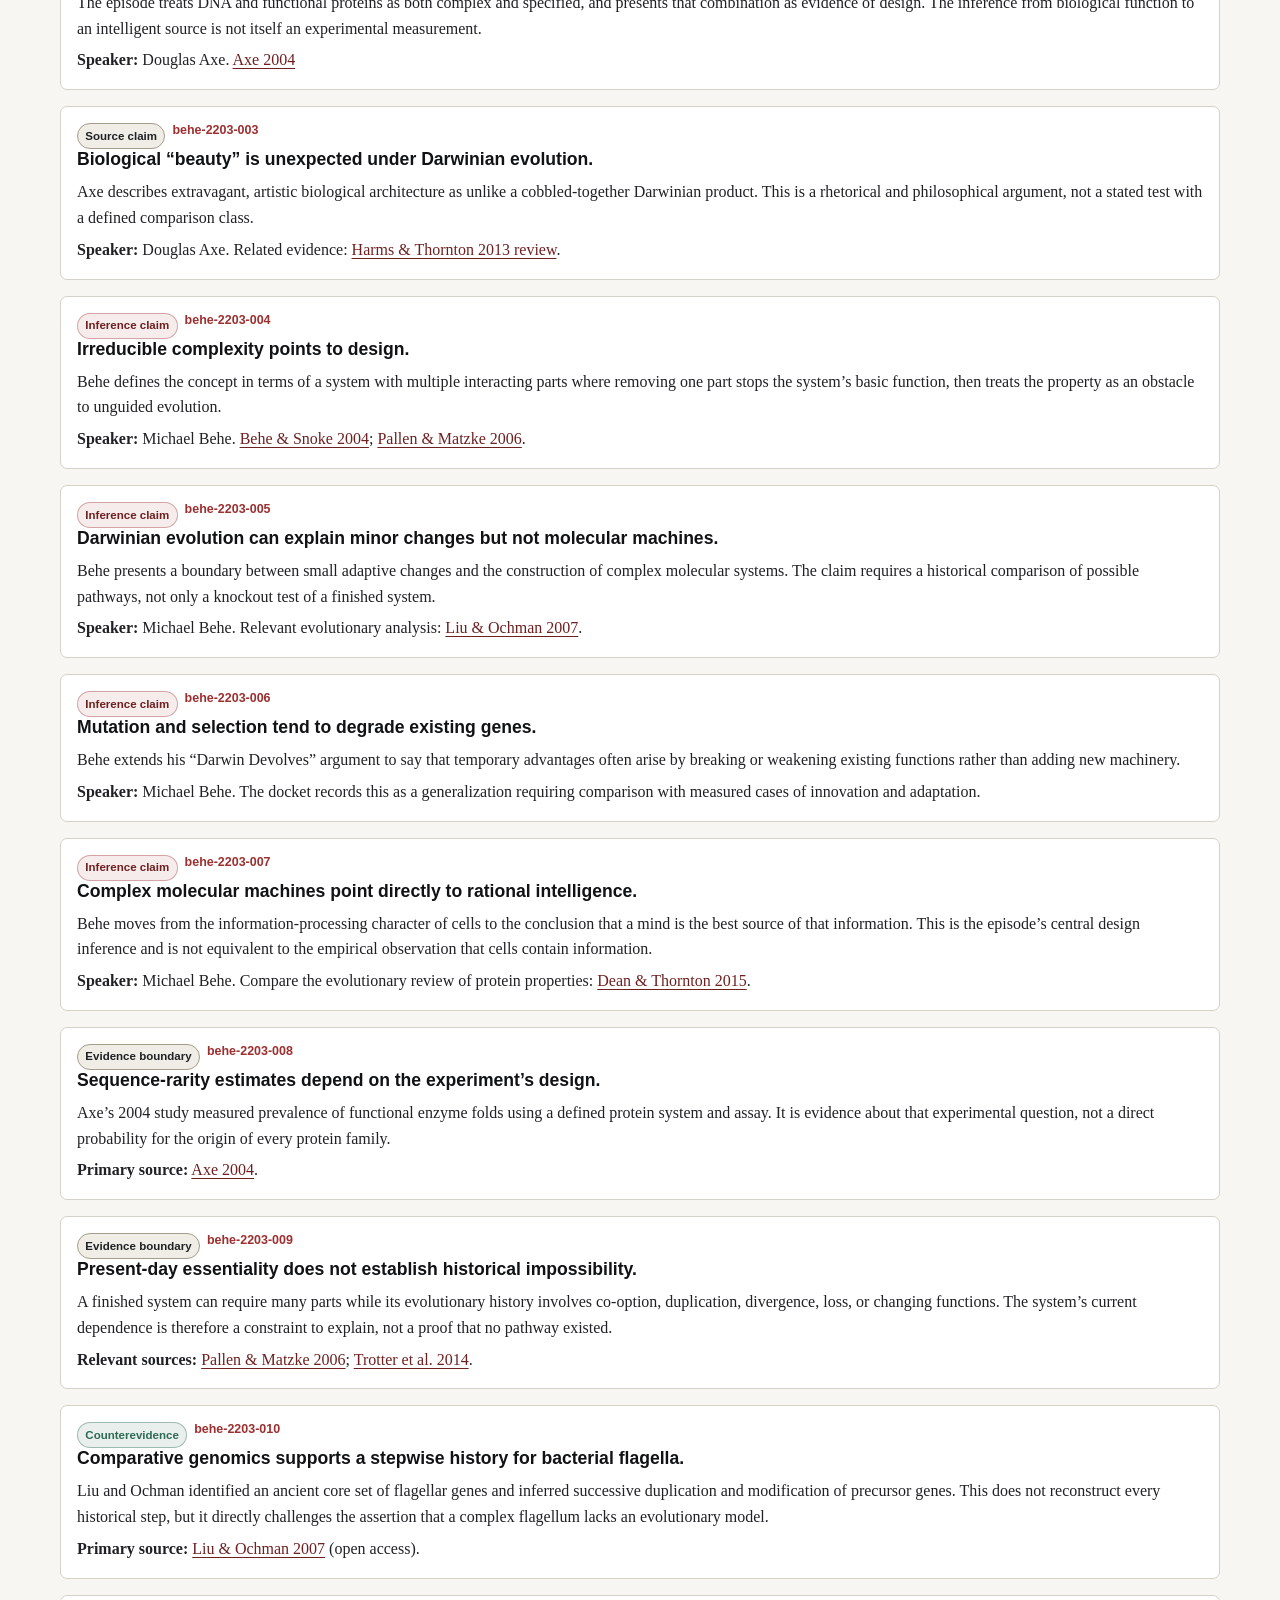
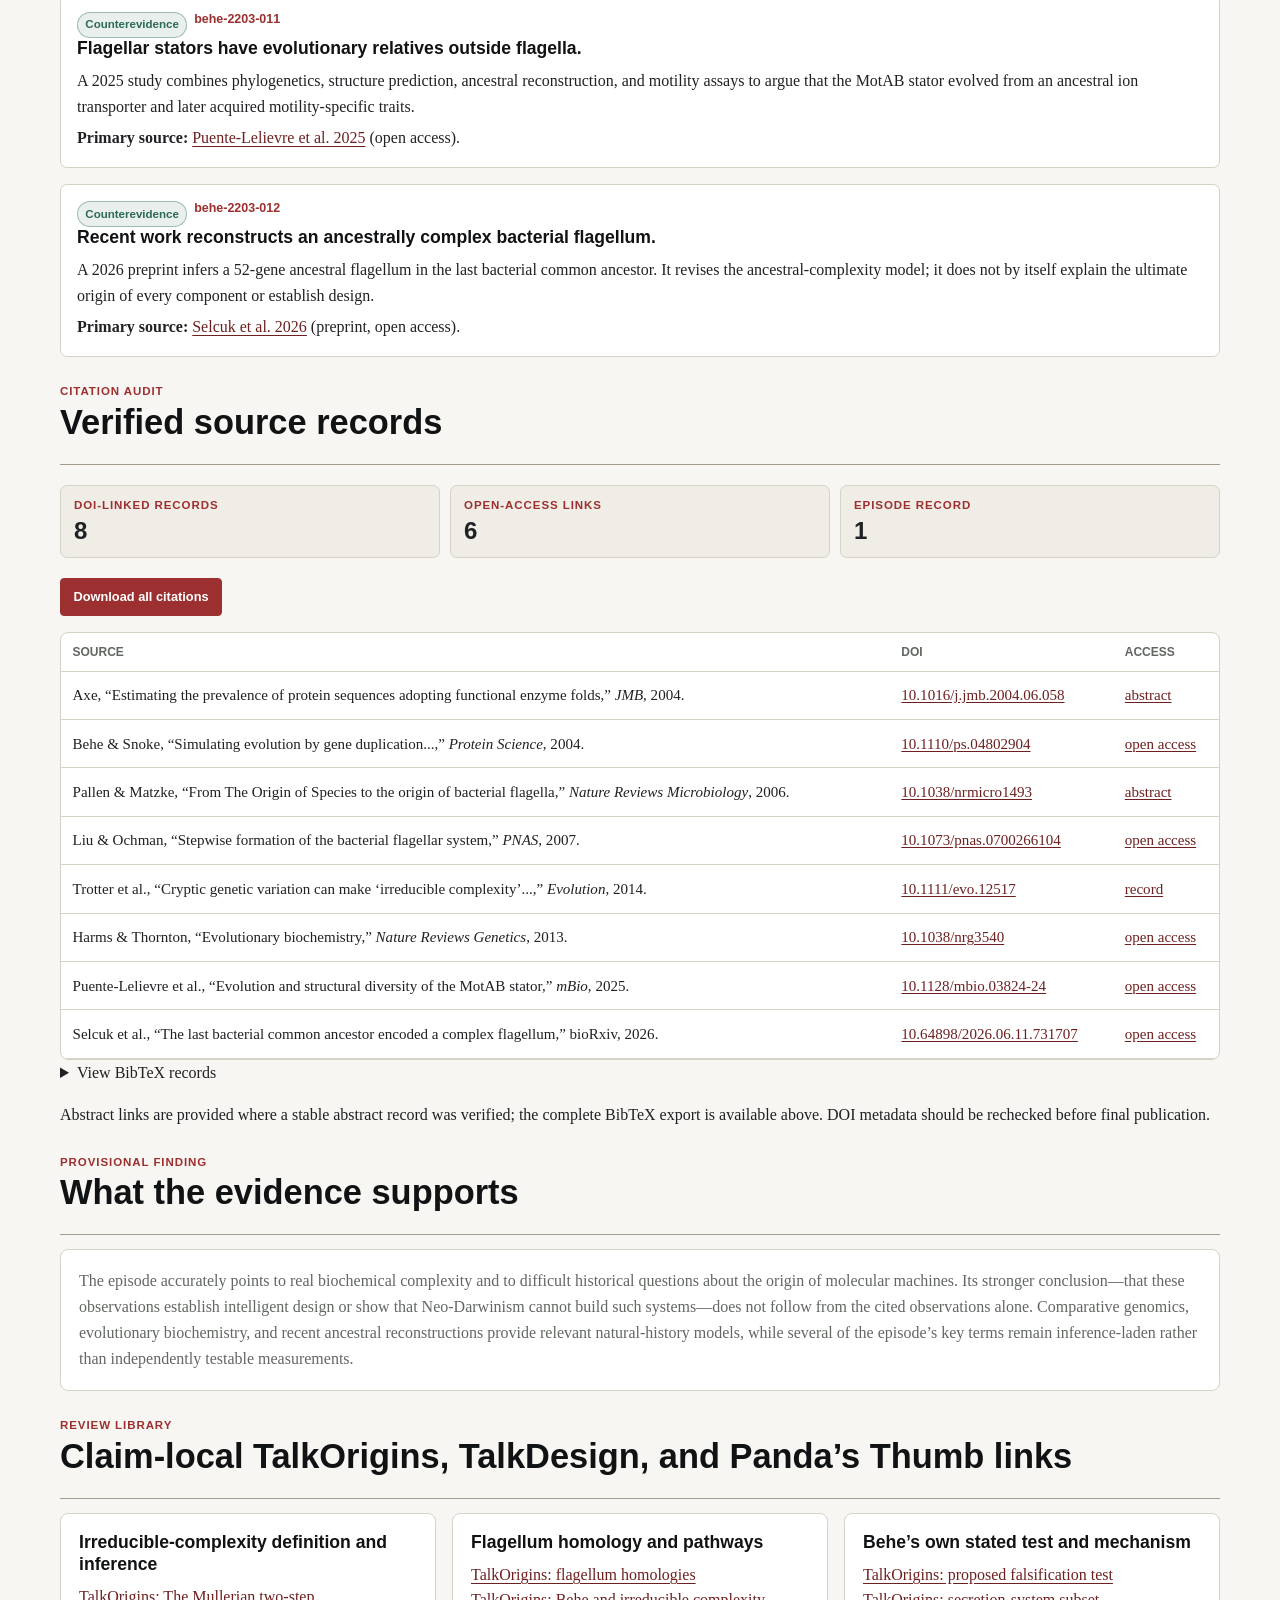
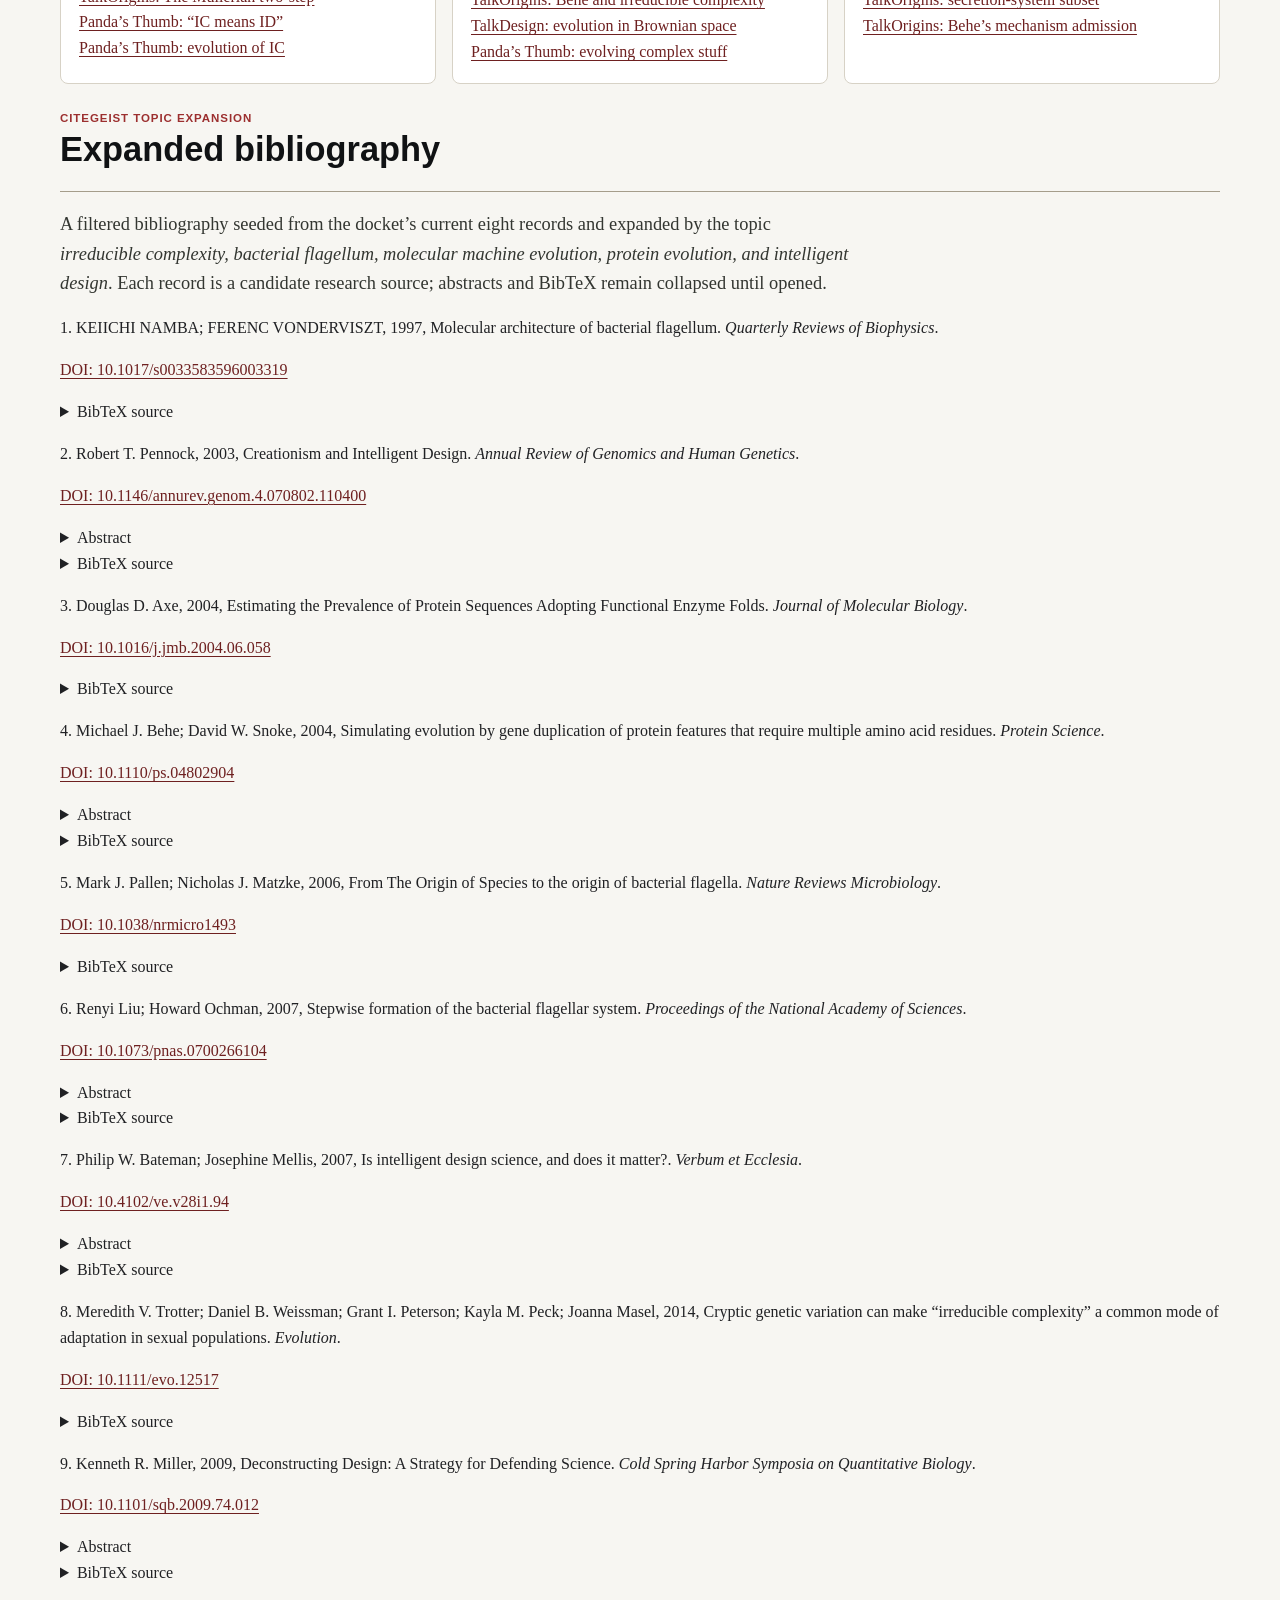
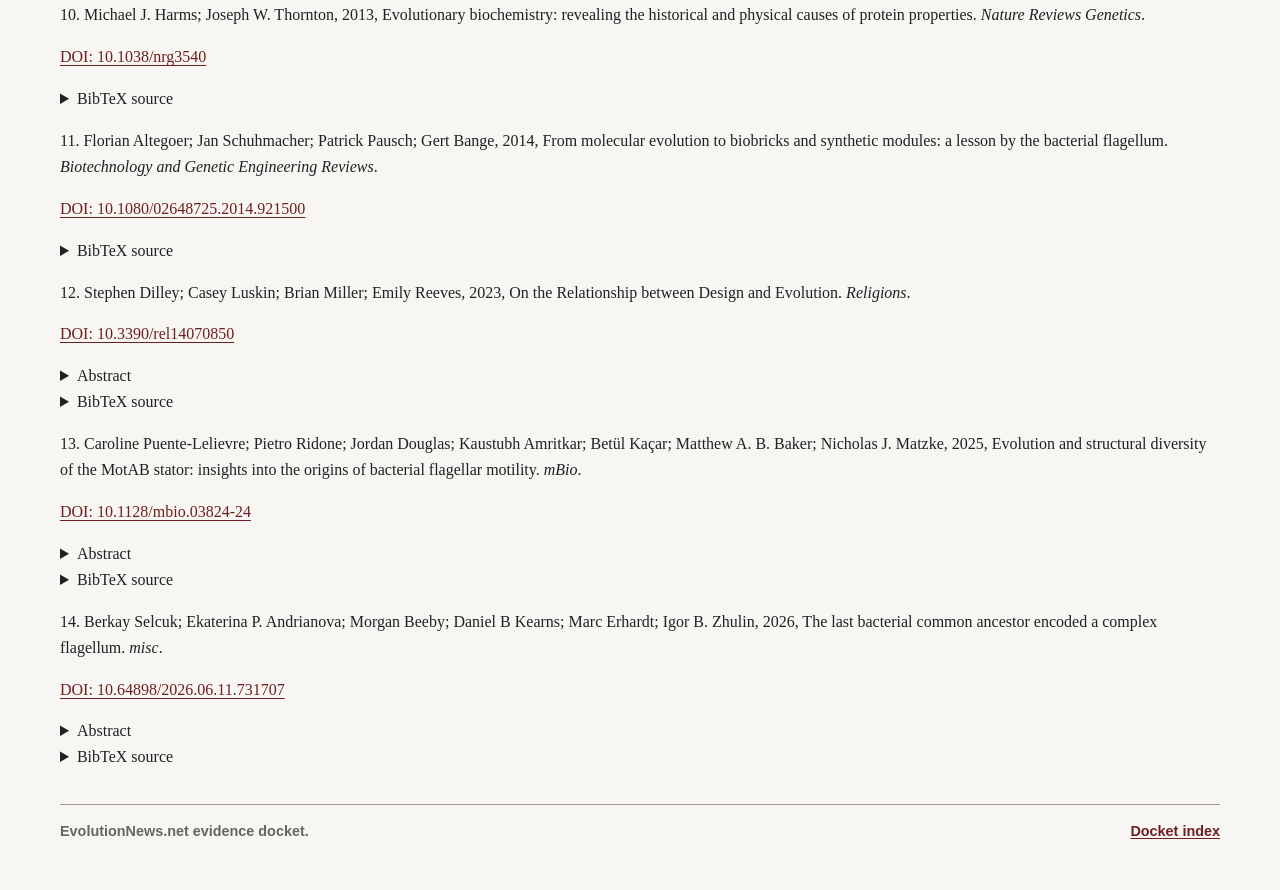
<file: dockets/behe-design-of-life/index.html>
<!DOCTYPE html>
<html lang="en">
<head>
  <meta charset="utf-8">
  <meta name="viewport" content="width=device-width, initial-scale=1">
  <title>Behe: Design of Life Evidence Docket - EvolutionNews.net</title>
  <meta name="description" content="Evidence docket for Michael Behe's April 2026 ID the Future episode on molecular machines, specified complexity, and the limits of Neo-Darwinism.">
  <link rel="stylesheet" href="/assets/theme.css">
</head>
<body>
  <a class="skip-link" href="#main">Skip to content</a>
  <div class="site-shell">
    <header class="site-header"><a class="brand" href="/"><span class="brand-kicker">Evidence dockets</span><span class="brand-title">EvolutionNews.net</span></a><nav class="top-nav" aria-label="Primary navigation"><a href="/">Home</a><a href="/dockets/" aria-current="page">Dockets</a><a href="#claims">Claims</a><a href="#citations">Citations</a></nav></header>
    <main id="main">
      <section class="hero"><div class="hero-copy"><p class="eyebrow">Public evidence docket</p><h1>Behe: “Design of Life” and the limits of Neo-Darwinism</h1><p class="lede">A review of Michael Behe’s April 22, 2026 ID the Future episode, recorded as part two of a conversation with Douglas Axe. The episode presents rarity, specified complexity, irreducible complexity, and degradation claims as reasons to infer intelligent design.</p><div class="status-strip"><div><p class="status-label">Primary source</p><strong>ID the Future episode 2203, 22 April 2026</strong></div><div><p class="status-label">Format</p><strong>Podcast, 34:44, two guests</strong></div><div><p class="status-label">Review state</p><strong>Public summary, needs editor review</strong></div></div><div class="button-row"><a class="button-link primary" href="#claims">Review claim map</a><a class="button-link secondary" href="docket-summary.json">Download JSON summary</a></div></div><aside class="dossier" aria-label="Docket metrics"><p class="eyebrow">Docket metrics</p><dl><div><dt>Claims extracted</dt><dd>12</dd></div><div><dt>Primary source records</dt><dd>1</dd></div><div><dt>Research sources</dt><dd>8</dd></div><div><dt>DOI-linked records</dt><dd>8</dd></div><div><dt>Open-access links</dt><dd>6</dd></div></dl></aside></section>
      <section class="notice"><p><strong>Publication boundary:</strong> this page publishes claim summaries, source links, citation metadata, and review mappings. It does not publish the third-party audio, raw transcript, diarization artifacts, model output, or private research ledger.</p></section>
      <section class="section"><div class="section-header"><div><p class="eyebrow">Synopsis</p><h2>Argumentative structure</h2></div></div><div class="panel"><p>The episode moves from a shared design conclusion to two supporting lines. Axe argues that functional protein sequences are rare and that “specified complexity” distinguishes a merely improbable sequence from one carrying biological function. Behe then presents irreducible complexity: molecular systems whose parts are jointly required for present function. He adds a “devolution” argument, claiming that mutation and selection commonly degrade existing genes rather than construct new molecular machines. The episode treats these premises as cumulative evidence for rational intelligence.</p><p>The docket separates empirical findings from the design inference. Protein rarity measurements are experiments on particular proteins and assays, not a census of all sequence space; present-day indispensability does not by itself establish historical non-evolvability; and comparative-genomic and experimental work supplies evolutionary models for flagellar systems. The episode’s conclusion is therefore recorded as an inference, not as a demonstrated result.</p></div></section>
      <section class="section" id="claims"><div class="section-header"><div><p class="eyebrow">Claim map</p><h2>Claims, speakers, and relevant sources</h2></div></div>
        <article class="claim-card"><div class="badge-row"><span class="badge">Source claim</span><span class="claim-id">behe-2203-001</span></div><h3>Functional protein sequences are very rare.</h3><p>Axe uses sequence-space experiments to argue that functional enzyme folds occupy a small fraction of possible sequences. That result is narrower than the episode’s general conclusion about all functional proteins.</p><p><strong>Speaker:</strong> Douglas Axe. <a href="https://doi.org/10.1016/j.jmb.2004.06.058">Axe 2004</a></p></article>
        <article class="claim-card"><div class="badge-row"><span class="badge">Source claim</span><span class="claim-id">behe-2203-002</span></div><h3>Specified complexity distinguishes function from mere improbability.</h3><p>The episode treats DNA and functional proteins as both complex and specified, and presents that combination as evidence of design. The inference from biological function to an intelligent source is not itself an experimental measurement.</p><p><strong>Speaker:</strong> Douglas Axe. <a href="https://doi.org/10.1016/j.jmb.2004.06.058">Axe 2004</a></p></article>
        <article class="claim-card"><div class="badge-row"><span class="badge">Source claim</span><span class="claim-id">behe-2203-003</span></div><h3>Biological “beauty” is unexpected under Darwinian evolution.</h3><p>Axe describes extravagant, artistic biological architecture as unlike a cobbled-together Darwinian product. This is a rhetorical and philosophical argument, not a stated test with a defined comparison class.</p><p><strong>Speaker:</strong> Douglas Axe. Related evidence: <a href="https://doi.org/10.1038/nrg3540">Harms &amp; Thornton 2013 review</a>.</p></article>
        <article class="claim-card"><div class="badge-row"><span class="badge red">Inference claim</span><span class="claim-id">behe-2203-004</span></div><h3>Irreducible complexity points to design.</h3><p>Behe defines the concept in terms of a system with multiple interacting parts where removing one part stops the system’s basic function, then treats the property as an obstacle to unguided evolution.</p><p><strong>Speaker:</strong> Michael Behe. <a href="https://doi.org/10.1110/ps.04802904">Behe &amp; Snoke 2004</a>; <a href="https://doi.org/10.1038/nrmicro1493">Pallen &amp; Matzke 2006</a>.</p></article>
        <article class="claim-card"><div class="badge-row"><span class="badge red">Inference claim</span><span class="claim-id">behe-2203-005</span></div><h3>Darwinian evolution can explain minor changes but not molecular machines.</h3><p>Behe presents a boundary between small adaptive changes and the construction of complex molecular systems. The claim requires a historical comparison of possible pathways, not only a knockout test of a finished system.</p><p><strong>Speaker:</strong> Michael Behe. Relevant evolutionary analysis: <a href="https://doi.org/10.1073/pnas.0700266104">Liu &amp; Ochman 2007</a>.</p></article>
        <article class="claim-card"><div class="badge-row"><span class="badge red">Inference claim</span><span class="claim-id">behe-2203-006</span></div><h3>Mutation and selection tend to degrade existing genes.</h3><p>Behe extends his “Darwin Devolves” argument to say that temporary advantages often arise by breaking or weakening existing functions rather than adding new machinery.</p><p><strong>Speaker:</strong> Michael Behe. The docket records this as a generalization requiring comparison with measured cases of innovation and adaptation.</p></article>
        <article class="claim-card"><div class="badge-row"><span class="badge red">Inference claim</span><span class="claim-id">behe-2203-007</span></div><h3>Complex molecular machines point directly to rational intelligence.</h3><p>Behe moves from the information-processing character of cells to the conclusion that a mind is the best source of that information. This is the episode’s central design inference and is not equivalent to the empirical observation that cells contain information.</p><p><strong>Speaker:</strong> Michael Behe. Compare the evolutionary review of protein properties: <a href="https://pmc.ncbi.nlm.nih.gov/articles/PMC4418793/">Dean &amp; Thornton 2015</a>.</p></article>
        <article class="claim-card"><div class="badge-row"><span class="badge">Evidence boundary</span><span class="claim-id">behe-2203-008</span></div><h3>Sequence-rarity estimates depend on the experiment’s design.</h3><p>Axe’s 2004 study measured prevalence of functional enzyme folds using a defined protein system and assay. It is evidence about that experimental question, not a direct probability for the origin of every protein family.</p><p><strong>Primary source:</strong> <a href="https://doi.org/10.1016/j.jmb.2004.06.058">Axe 2004</a>.</p></article>
        <article class="claim-card"><div class="badge-row"><span class="badge">Evidence boundary</span><span class="claim-id">behe-2203-009</span></div><h3>Present-day essentiality does not establish historical impossibility.</h3><p>A finished system can require many parts while its evolutionary history involves co-option, duplication, divergence, loss, or changing functions. The system’s current dependence is therefore a constraint to explain, not a proof that no pathway existed.</p><p><strong>Relevant sources:</strong> <a href="https://doi.org/10.1038/nrmicro1493">Pallen &amp; Matzke 2006</a>; <a href="https://doi.org/10.1111/evo.12517">Trotter et al. 2014</a>.</p></article>
        <article class="claim-card"><div class="badge-row"><span class="badge green">Counterevidence</span><span class="claim-id">behe-2203-010</span></div><h3>Comparative genomics supports a stepwise history for bacterial flagella.</h3><p>Liu and Ochman identified an ancient core set of flagellar genes and inferred successive duplication and modification of precursor genes. This does not reconstruct every historical step, but it directly challenges the assertion that a complex flagellum lacks an evolutionary model.</p><p><strong>Primary source:</strong> <a href="https://doi.org/10.1073/pnas.0700266104">Liu &amp; Ochman 2007</a> (open access).</p></article>
        <article class="claim-card"><div class="badge-row"><span class="badge green">Counterevidence</span><span class="claim-id">behe-2203-011</span></div><h3>Flagellar stators have evolutionary relatives outside flagella.</h3><p>A 2025 study combines phylogenetics, structure prediction, ancestral reconstruction, and motility assays to argue that the MotAB stator evolved from an ancestral ion transporter and later acquired motility-specific traits.</p><p><strong>Primary source:</strong> <a href="https://doi.org/10.1128/mbio.03824-24">Puente-Lelievre et al. 2025</a> (open access).</p></article>
        <article class="claim-card"><div class="badge-row"><span class="badge green">Counterevidence</span><span class="claim-id">behe-2203-012</span></div><h3>Recent work reconstructs an ancestrally complex bacterial flagellum.</h3><p>A 2026 preprint infers a 52-gene ancestral flagellum in the last bacterial common ancestor. It revises the ancestral-complexity model; it does not by itself explain the ultimate origin of every component or establish design.</p><p><strong>Primary source:</strong> <a href="https://doi.org/10.64898/2026.06.11.731707">Selcuk et al. 2026</a> (preprint, open access).</p></article>
      </section>
      <section class="section" id="citations"><div class="section-header"><div><p class="eyebrow">Citation audit</p><h2>Verified source records</h2></div></div><div class="metrics"><div><p class="status-label">DOI-linked records</p><strong>8</strong></div><div><p class="status-label">Open-access links</p><strong>6</strong></div><div><p class="status-label">Episode record</p><strong>1</strong></div></div><p><a class="button-link primary" href="citations.bib">Download all citations</a></p><div class="citation-table-wrap"><table class="citation-table"><thead><tr><th>Source</th><th>DOI</th><th>Access</th></tr></thead><tbody>
        <tr><td>Axe, “Estimating the prevalence of protein sequences adopting functional enzyme folds,” <em>JMB</em>, 2004.</td><td><a href="https://doi.org/10.1016/j.jmb.2004.06.058">10.1016/j.jmb.2004.06.058</a></td><td><a href="https://pubmed.ncbi.nlm.nih.gov/15321723/">abstract</a></td></tr>
        <tr><td>Behe &amp; Snoke, “Simulating evolution by gene duplication...,” <em>Protein Science</em>, 2004.</td><td><a href="https://doi.org/10.1110/ps.04802904">10.1110/ps.04802904</a></td><td><a href="https://pmc.ncbi.nlm.nih.gov/articles/PMC2286568/">open access</a></td></tr>
        <tr><td>Pallen &amp; Matzke, “From The Origin of Species to the origin of bacterial flagella,” <em>Nature Reviews Microbiology</em>, 2006.</td><td><a href="https://doi.org/10.1038/nrmicro1493">10.1038/nrmicro1493</a></td><td><a href="https://pubmed.ncbi.nlm.nih.gov/16953248/">abstract</a></td></tr>
        <tr><td>Liu &amp; Ochman, “Stepwise formation of the bacterial flagellar system,” <em>PNAS</em>, 2007.</td><td><a href="https://doi.org/10.1073/pnas.0700266104">10.1073/pnas.0700266104</a></td><td><a href="https://pmc.ncbi.nlm.nih.gov/articles/PMC1852327/">open access</a></td></tr>
        <tr><td>Trotter et al., “Cryptic genetic variation can make ‘irreducible complexity’...,” <em>Evolution</em>, 2014.</td><td><a href="https://doi.org/10.1111/evo.12517">10.1111/evo.12517</a></td><td><a href="https://explore.openaire.eu/search/publication?pid=10.1111%2Fevo.12517">record</a></td></tr>
        <tr><td>Harms &amp; Thornton, “Evolutionary biochemistry,” <em>Nature Reviews Genetics</em>, 2013.</td><td><a href="https://doi.org/10.1038/nrg3540">10.1038/nrg3540</a></td><td><a href="https://pmc.ncbi.nlm.nih.gov/articles/PMC4418793/">open access</a></td></tr>
        <tr><td>Puente-Lelievre et al., “Evolution and structural diversity of the MotAB stator,” <em>mBio</em>, 2025.</td><td><a href="https://doi.org/10.1128/mbio.03824-24">10.1128/mbio.03824-24</a></td><td><a href="https://pmc.ncbi.nlm.nih.gov/articles/PMC12505986/">open access</a></td></tr>
        <tr><td>Selcuk et al., “The last bacterial common ancestor encoded a complex flagellum,” bioRxiv, 2026.</td><td><a href="https://doi.org/10.64898/2026.06.11.731707">10.64898/2026.06.11.731707</a></td><td><a href="https://pmc.ncbi.nlm.nih.gov/articles/PMC13277936/">open access</a></td></tr>
      </tbody></table></div><details><summary>View BibTeX records</summary><pre>% CiteGeist-verified and augmented export. All eight records matched exact DOI identities.
% Original keys are preserved for docket claim mappings; x_citegeist_key records CiteGeist's normalized key.

@article{axe2004folds,
    author = "Axe, Douglas D.",
    title = "Estimating the Prevalence of Protein Sequences Adopting Functional Enzyme Folds",
    year = "2004",
    doi = "10.1016/j.jmb.2004.06.058",
    url = "https://doi.org/10.1016/j.jmb.2004.06.058",
    journal = "Journal of Molecular Biology",
    volume = "341",
    number = "5",
    pages = "1295-1315",
    x_status = "exact",
    x_match_score = "1.00",
    x_confidence = "1.00",
    x_source = "crossref:doi:10.1016/j.jmb.2004.06.058",
    x_query = "10.1016/j.jmb.2004.06.058 Estimating the Prevalence of Protein Sequences Adopting Functional Enzyme Folds Axe, Douglas D. 2004",
    x_context = "Michael Behe irreducible complexity bacterial flagellum protein evolution",
    x_citegeist_key = "axe2004estimating",
    x_input_key = "axe2004folds"
}

@article{behesnoke2004,
    author = "Behe, Michael J. and Snoke, David W.",
    title = "Simulating evolution by gene duplication of protein features that require multiple amino acid residues",
    year = "2004",
    doi = "10.1110/ps.04802904",
    url = "https://doi.org/10.1110/ps.04802904",
    abstract = "Gene duplication is thought to be a major source of evolutionary innovation because it allows one copy of a gene to mutate and explore genetic space while the other copy continues to fulfill the original function. Models of the process often implicitly assume that a single mutation to the duplicated gene can confer a new selectable property. Yet some protein features, such as disulfide bonds or ligand binding sites, require the participation of two or more amino acid residues, which could require several mutations. Here we model the evolution of such protein features by what we consider to be the conceptually simplest route—point mutation in duplicated genes. We show that for very large population sizes N, where at steady state in the absence of selection the population would be expected to contain one or more duplicated alleles coding for the feature, the time to fixation in the population hovers near the inverse of the point mutation rate, and varies sluggishly with the λ th root of 1/ N, where λ is the number of nucleotide positions that must be mutated to produce the feature. At smaller population sizes, the time to fixation varies linearly with 1/ N and exceeds the inverse of the point mutation rate. We conclude that, in general, to be fixed in 10 8 generations, the production of novel protein features that require the participation of two or more amino acid residues simply by multiple point mutations in duplicated genes would entail population sizes of no less than 10 9.",
    journal = "Protein Science",
    volume = "13",
    number = "10",
    pages = "2651-2664",
    x_status = "exact",
    x_match_score = "1.00",
    x_confidence = "1.00",
    x_source = "crossref:doi:10.1110/ps.04802904",
    x_query = "10.1110/ps.04802904 Simulating evolution by gene duplication of protein features that require multiple amino acid residues Behe, Michael J. and Snoke, David W. 2004",
    x_context = "Michael Behe irreducible complexity bacterial flagellum protein evolution",
    x_citegeist_key = "behe2004simulating",
    x_input_key = "behesnoke2004"
}

@article{pallenmatzke2006,
    author = "Pallen, Mark J. and Matzke, Nicholas J.",
    title = "From The Origin of Species to the origin of bacterial flagella",
    year = "2006",
    doi = "10.1038/nrmicro1493",
    url = "https://doi.org/10.1038/nrmicro1493",
    journal = "Nature Reviews Microbiology",
    volume = "4",
    number = "10",
    pages = "784-790",
    x_status = "exact",
    x_match_score = "1.00",
    x_confidence = "1.00",
    x_source = "crossref:doi:10.1038/nrmicro1493",
    x_query = "10.1038/nrmicro1493 From The Origin of Species to the origin of bacterial flagella Pallen, Mark J. and Matzke, Nicholas J. 2006",
    x_context = "Michael Behe irreducible complexity bacterial flagellum protein evolution",
    x_citegeist_key = "pallen2006from",
    x_input_key = "pallenmatzke2006"
}

@article{liu2007flagellum,
    author = "Liu, Renyi and Ochman, Howard",
    title = "Stepwise formation of the bacterial flagellar system",
    year = "2007",
    doi = "10.1073/pnas.0700266104",
    url = "https://doi.org/10.1073/pnas.0700266104",
    abstract = "Elucidating the origins of complex biological structures has been one of the major challenges of evolutionary studies. The bacterial flagellum is a primary example of a complex apparatus whose origins and evolutionary history have proven difficult to reconstruct. The gene clusters encoding the components of the flagellum can include &gt;50 genes, but these clusters vary greatly in their numbers and contents among bacterial phyla. To investigate how this diversity arose, we identified all homologs of all flagellar proteins encoded in the complete genome sequences of 41 flagellated species from 11 bacterial phyla. Based on the phylogenetic occurrence and histories of each of these proteins, we could distinguish an ancient core set of 24 structural genes that were present in the common ancestor to all Bacteria. Within a genome, many of these core genes show sequence similarity only to other flagellar core genes, indicating that they were derived from one another, and the relationships among these genes suggest the probable order in which the structural components of the bacterial flagellum arose. These results show that core components of the bacterial flagellum originated through the successive duplication and modification of a few, or perhaps even a single, precursor gene.",
    journal = "Proceedings of the National Academy of Sciences",
    volume = "104",
    number = "17",
    pages = "7116-7121",
    x_status = "exact",
    x_match_score = "1.00",
    x_confidence = "1.00",
    x_source = "crossref:doi:10.1073/pnas.0700266104",
    x_query = "10.1073/pnas.0700266104 Stepwise formation of the bacterial flagellar system Liu, Renyi and Ochman, Howard 2007",
    x_context = "Michael Behe irreducible complexity bacterial flagellum protein evolution",
    x_citegeist_key = "liu2007stepwise",
    x_input_key = "liu2007flagellum"
}

@article{trotter2014ic,
    author = "Trotter, Meredith V. and Weissman, Daniel B. and Peterson, Grant I. and Peck, Kayla M. and Masel, Joanna",
    title = "Cryptic genetic variation can make “irreducible complexity” a common mode of adaptation in sexual populations",
    year = "2014",
    doi = "10.1111/evo.12517",
    url = "https://doi.org/10.1111/evo.12517",
    journal = "Evolution",
    volume = "68",
    number = "12",
    pages = "3357-3367",
    x_status = "exact",
    x_match_score = "1.00",
    x_confidence = "1.00",
    x_source = "crossref:doi:10.1111/evo.12517",
    x_query = "10.1111/evo.12517 Cryptic genetic variation can make “irreducible complexity” a common mode of adaptation in sexual populations Trotter, Meredith V. and Weissman, Daniel B. and Peterson, Grant I. and Peck, Kayla M. and Masel, Joanna 2014",
    x_context = "Michael Behe irreducible complexity bacterial flagellum protein evolution",
    x_citegeist_key = "trotter2014cryptic",
    x_input_key = "trotter2014ic"
}

@article{harms2013biochem,
    author = "Harms, Michael J. and Thornton, Joseph W.",
    title = "Evolutionary biochemistry: revealing the historical and physical causes of protein properties",
    year = "2013",
    doi = "10.1038/nrg3540",
    url = "https://doi.org/10.1038/nrg3540",
    journal = "Nature Reviews Genetics",
    volume = "14",
    number = "8",
    pages = "559-571",
    x_status = "exact",
    x_match_score = "1.00",
    x_confidence = "1.00",
    x_source = "crossref:doi:10.1038/nrg3540",
    x_query = "10.1038/nrg3540 Evolutionary biochemistry: revealing the historical and physical causes of protein properties Harms, Michael J. and Thornton, Joseph W. 2013",
    x_context = "Michael Behe irreducible complexity bacterial flagellum protein evolution",
    x_citegeist_key = "harms2013evolutionary",
    x_input_key = "harms2013biochem"
}

@article{puente2025motab,
    author = "Puente-Lelievre, Caroline and Ridone, Pietro and Douglas, Jordan and Amritkar, Kaustubh and Kaçar, Betül and Baker, Matthew A. B. and Matzke, Nicholas J.",
    title = "Evolution and structural diversity of the MotAB stator: insights into the origins of bacterial flagellar motility",
    year = "2025",
    doi = "10.1128/mbio.03824-24",
    url = "https://doi.org/10.1128/mbio.03824-24",
    abstract = "The rotation of the bacterial flagellum is powered by the MotAB stator complex, which converts ion flux into torque. Despite its central role in flagellar function, the evolutionary origin and structural diversity of this system remain poorly understood. Here, we present the first comprehensive phylogenetic and structural characterization of MotAB and its closest non-flagellar homologs. We gathered homologs from 205 genomes across 27 bacterial phyla, estimated phylogenies, inferred ancestral sequences, and predicted structures for both extant and inferred ancestral proteins using AlphaFold. Our analyses characterized two structurally distinct groups: flagellar ion transporters (FIT) and generic ion transporters (GIT). FIT proteins are structurally conserved, including a characteristic square fold domain and a torque-generating interface (TGI). We further delineate FIT proteins into two subgroups, TGI4 and TGI5s, based on the presence of 4 or 5 short helices within the TGI region. TGI5 motors, such as those found in the Escherichia coli K12 system, are primarily restricted to Pseudomonadota, whereas TGI4 motors, such as the Na + -powered polar motors of Vibrio (PomAB), are distributed across a broader range of bacterial lineages. In contrast, GIT proteins exhibit substantial structural and functional heterogeneity and lack features associated with flagellar motility. Nevertheless, a conserved interaction between the A and B subunits is retained across FIT and GIT proteins, with their corresponding genes typically adjacent to operons. Functional assays in E. coli show that FIT-specific structural elements are indispensable for flagellar motility. Our results suggest that the flagellar stator motor complex evolved once from a common ancestral ion transporter, acquiring unique structural traits to support motility. This work provides a robust framework for understanding the evolutionary diversification of stator complexes and their mechanistic specialization. IMPORTANCE Flagellar motility allows bacteria to propel themselves and direct movement according to environmental conditions. It plays a key role in bacterial pathogenicity and survival. We investigated the molecular and structural diversity of the stator motor proteins that provide the ion motive force to power flagellar rotation. This study uses a comparative approach that integrates phylogenetics, 3D protein structure, motility assays, and ancestral state reconstruction (ASR) to provide insights into the structural mechanisms that first powered the flagellar motor. We provide the first phylogenetic and structural characterization and classification of MotAB and relatives.",
    journal = "mBio",
    volume = "16",
    number = "10",
    x_status = "exact",
    x_match_score = "1.00",
    x_confidence = "1.00",
    x_source = "crossref:doi:10.1128/mbio.03824-24",
    x_query = "10.1128/mbio.03824-24 Evolution and structural diversity of the MotAB stator: insights into the origins of bacterial flagellar motility Puente-Lelievre, Caroline and Ridone, Pietro and Douglas, Jordan and Amritkar, Kaustubh and Kaçar, Betül and Baker, Matthew A. B. and Matzke, Nicholas J. 2025",
    x_context = "Michael Behe irreducible complexity bacterial flagellum protein evolution",
    x_citegeist_key = "puentelelievre2025evolution",
    x_input_key = "puente2025motab"
}

@misc{selcuk2026flagellum,
    author = "Selcuk, Berkay and Andrianova, Ekaterina P. and Beeby, Morgan and Kearns, Daniel B and Erhardt, Marc and Zhulin, Igor B.",
    title = "The last bacterial common ancestor encoded a complex flagellum",
    year = "2026",
    doi = "10.64898/2026.06.11.731707",
    url = "https://doi.org/10.64898/2026.06.11.731707",
    abstract = "Bacterial flagella are rotary nanomachines that enable motility in diverse environments. Although more than 40 genes are required to assemble, operate, and regulate a functional flagellum in model organisms, only 24 flagellar genes have previously been inferred to be conserved across bacteria. This discrepancy raises a fundamental question: did the last bacterial common ancestor encode a simpler, partial flagellum that was elaborated later in a lineage-specific manner, or does the apparent absence of conserved components reflect limitations in detecting highly diverged homologs? Here we combine large-scale profile- and sequence-based searches across a comprehensive bacterial genome set with conserved sequence signatures, gene-tree clustering and flagellar gene-neighborhood evidence to reconstruct the ancestral complexity of bacterial flagellar systems. We identify 28 additional flagellar gene families whose distributions and evolutionary histories support an origin before major bacterial diversification, yielding a 52-gene ancestral flagellum. The ancestral flagellum included all proteins of the secretion/export apparatus, basal body, axial components, motor-force generators and regulatory checkpoints required to build and operate a functional, contemporary flagellum. These findings revise models of early bacterial evolution and overturn the notion that the ancestral flagellum was genetically minimal. Instead, they suggest that the last bacterial common ancestor possessed a highly complex flagellar system comprising more components than are typically found in extant bacteria, many of whose flagella appear to have been shaped by lineage-specific gene loss.",
    x_status = "exact",
    x_match_score = "1.00",
    x_confidence = "1.00",
    x_source = "crossref:doi:10.64898/2026.06.11.731707",
    x_query = "10.64898/2026.06.11.731707 The last bacterial common ancestor encoded a complex flagellum Selcuk, Berkay and Andrianova, Ekaterina P. and Beeby, Morgan and Kearns, Daniel B and Erhardt, Marc and Zhulin, Igor B. 2026",
    x_context = "Michael Behe irreducible complexity bacterial flagellum protein evolution",
    x_citegeist_key = "selcuk2026the",
    x_input_key = "selcuk2026flagellum"
}</pre></details><p class="muted">Abstract links are provided where a stable abstract record was verified; the complete BibTeX export is available above. DOI metadata should be rechecked before final publication.</p></section>

      <section class="section"><div class="section-header"><div><p class="eyebrow">Provisional finding</p><h2>What the evidence supports</h2></div></div><div class="panel"><p>The episode accurately points to real biochemical complexity and to difficult historical questions about the origin of molecular machines. Its stronger conclusion—that these observations establish intelligent design or show that Neo-Darwinism cannot build such systems—does not follow from the cited observations alone. Comparative genomics, evolutionary biochemistry, and recent ancestral reconstructions provide relevant natural-history models, while several of the episode’s key terms remain inference-laden rather than independently testable measurements.</p></div></section>
      <section class="section" id="review-links"><div class="section-header"><div><p class="eyebrow">Review library</p><h2>Claim-local TalkOrigins, TalkDesign, and Panda’s Thumb links</h2></div></div><div class="grid"><article class="panel"><h3>Irreducible-complexity definition and inference</h3><p><a href="https://talkorigins.org/faqs/comdesc/ICsilly.html">TalkOrigins: The Mullerian two-step</a><br><a href="https://pandasthumb.org/archives/2005/02/beyond-suboptim.html">Panda’s Thumb: “IC means ID”</a><br><a href="https://pandasthumb.org/archives/2006/04/evolution-of-ic-1.html">Panda’s Thumb: evolution of IC</a></p></article><article class="panel"><h3>Flagellum homology and pathways</h3><p><a href="https://talkorigins.org/indexcc/CB/CB200_1_1.html">TalkOrigins: flagellum homologies</a><br><a href="https://talkorigins.org/faqs/behe.html">TalkOrigins: Behe and irreducible complexity</a><br><a href="https://www.talkdesign.org/faqs/flagellum.html">TalkDesign: evolution in Brownian space</a><br><a href="https://pandasthumb.org/archives/2004/03/evolving-comple.html">Panda’s Thumb: evolving complex stuff</a></p></article><article class="panel"><h3>Behe’s own stated test and mechanism</h3><p><a href="https://talkorigins.org/faqs/dover/day10am2.html">TalkOrigins: proposed falsification test</a><br><a href="https://talkorigins.org/faqs/dover/day10pm2.html">TalkOrigins: secretion-system subset</a><br><a href="https://talkorigins.org/faqs/dover/day12am2.html">TalkOrigins: Behe’s mechanism admission</a></p></article></div></section>
    <section class="section" id="expanded-bibliography"><div class="section-header"><div><p class="eyebrow">CiteGeist topic expansion</p><h2>Expanded bibliography</h2></div></div><p class="lede">A filtered bibliography seeded from the docket’s current eight records and expanded by the topic <em>irreducible complexity, bacterial flagellum, molecular machine evolution, protein evolution, and intelligent design</em>. Each record is a candidate research source; abstracts and BibTeX remain collapsed until opened.</p><div class="expanded-bibliography">
<article class="bibliography-record"><p class="citation-text"><span class="number">1.</span> KEIICHI NAMBA; FERENC VONDERVISZT, 1997, Molecular architecture of bacterial flagellum. <em>Quarterly Reviews of Biophysics</em>.</p>
<p class="links"><a href="https://doi.org/10.1017/s0033583596003319">DOI: 10.1017/s0033583596003319</a></p>
<details><summary>BibTeX source</summary><pre>@article{namba1997molecular,
    author = &quot;NAMBA, KEIICHI and VONDERVISZT, FERENC&quot;,
    title = &quot;Molecular architecture of bacterial flagellum&quot;,
    year = &quot;1997&quot;,
    journal = &quot;Quarterly Reviews of Biophysics&quot;,
    abstract = &quot;1. INTRODUCTION 2 2. OVERALL STRUCTURE AND SUBSTRUCTURES 5 2.1 Overall structure and components 5 2.2 Bidirectional rotary motor 5 2.3 Drive shaft 8 2.4 Bushing 8 2.5 Universal joint 9 2.6 Helical propeller 9 2.7 Axial junction 10 2.8 Capping structure 11 3. ASSEMBLY PROCESS OF THE FLAGELLUM 11 3.1 Step by step assembly 11 3.2 Flagellum-specific export apparatus and the channel 12 4. UNIQUE CHARACTERISTICS OF THE FLAGELLAR MOTOR DYNAMICS 13 5. STRUCTURAL DESIGN OF FLAGELLIN FOR ASSEMBLY REGULATION AND POLYMORPHISM 14 5.1 Domain organization and terminal disorder of flagellin 15 5.2 The role of terminal disorder in filament formation and polymorphism 17 5.3 Common structural motif for regulation of self-assembly 21 6. STRUCTURAL DESIGN OF FLAGELLAR FILAMENTS FOR POLYMORPHISM 22 6.1 Polymorphic mechanism 23 6.2 Structures of the filaments deduced by electron microscopy 25 6.2.1 Overview of the electron microscopic studies 25 6.2.2 Helical image reconstruction procedure 27 6.2.3 Structural details of the filament 28 6.3 X-ray fibre diffraction studies 32 6.3.1 Overview of the X-ray studies 32 6.3.2 Orientation of liquid crystalline sols and diffraction patterns 33 6.3.3 Equatorial analysis 35 6.3.4 A preliminary map refined at 11 Åresolution 37 6.4 Overall chain folding of the subunit in the filament 38 6.4.1 Mapping out the terminal and central regions 38 6.4.2 The chain folding and role of each domain 42 6.5 Polymorphic nature of flagellar filament 43 6.5.1 Comparison of the L- and R-type 43 6.5.2 New helical symmetry ‘Lt-type’ 46 6.5.3 Direct comparison of the Lt-type lattice to the other two 48 6.5.4 Plausible conformational changes involved in polymorphism 51 7. PERSPECTIVE 55 8. ACKNOWLEDGEMENTS 55 9. REFERENCES 55&quot;,
    url = &quot;https://doi.org/10.1017/s0033583596003319&quot;,
    doi = &quot;10.1017/s0033583596003319&quot;,
    number = &quot;1&quot;,
    pages = &quot;1-65&quot;,
    volume = &quot;30&quot;
}</pre></details></article>
<article class="bibliography-record"><p class="citation-text"><span class="number">2.</span> Robert T. Pennock, 2003, Creationism and Intelligent Design. <em>Annual Review of Genomics and Human Genetics</em>.</p>
<p class="links"><a href="https://doi.org/10.1146/annurev.genom.4.070802.110400">DOI: 10.1146/annurev.genom.4.070802.110400</a></p>
<details><summary>Abstract</summary><p>Creationism, the rejection of evolution in favor of supernatural design, comes in many varieties besides the common young-earth Genesis version. Creationist attacks on science education have been evolving in the last few years through the alliance of different varieties. Instead of calls to teach &quot;creation science,&quot; one now finds lobbying for &quot;intelligent design&quot; (ID). Guided by the Discovery Institute&#x27;s &quot;Wedge strategy,&quot; the ID movement aims to overturn evolution and what it sees as a pernicious materialist worldview and to renew a theistic foundation to Western culture, in which human beings are recognized as being created in the image of God. Common ID arguments involving scientific naturalism, &quot;irreducible complexity,&quot; &quot;complex specified information,&quot; and &quot;icons of evolution,&quot; have been thoroughly examined and refuted. Nevertheless, from Kansas to Ohio to the U.S. Congress, ID continues lobbying to teach the controversy, and scientists need to be ready to defend good evolution education.</p></details>
<details><summary>BibTeX source</summary><pre>@article{doi101146annurevgenom4070802110400,
    author = &quot;Pennock, Robert T.&quot;,
    title = &quot;Creationism and Intelligent Design&quot;,
    year = &quot;2003&quot;,
    journal = &quot;Annual Review of Genomics and Human Genetics&quot;,
    abstract = {Creationism, the rejection of evolution in favor of supernatural design, comes in many varieties besides the common young-earth Genesis version. Creationist attacks on science education have been evolving in the last few years through the alliance of different varieties. Instead of calls to teach &quot;creation science,&quot; one now finds lobbying for &quot;intelligent design&quot; (ID). Guided by the Discovery Institute&#x27;s &quot;Wedge strategy,&quot; the ID movement aims to overturn evolution and what it sees as a pernicious materialist worldview and to renew a theistic foundation to Western culture, in which human beings are recognized as being created in the image of God. Common ID arguments involving scientific naturalism, &quot;irreducible complexity,&quot; &quot;complex specified information,&quot; and &quot;icons of evolution,&quot; have been thoroughly examined and refuted. Nevertheless, from Kansas to Ohio to the U.S. Congress, ID continues lobbying to teach the controversy, and scientists need to be ready to defend good evolution education.},
    url = &quot;https://doi.org/10.1146/annurev.genom.4.070802.110400&quot;,
    doi = &quot;10.1146/annurev.genom.4.070802.110400&quot;,
    openalex = &quot;W2127931101&quot;
}</pre></details></article>
<article class="bibliography-record"><p class="citation-text"><span class="number">3.</span> Douglas D. Axe, 2004, Estimating the Prevalence of Protein Sequences Adopting Functional Enzyme Folds. <em>Journal of Molecular Biology</em>.</p>
<p class="links"><a href="https://doi.org/10.1016/j.jmb.2004.06.058">DOI: 10.1016/j.jmb.2004.06.058</a></p>
<details><summary>BibTeX source</summary><pre>@article{axe2004folds,
    author = &quot;Axe, Douglas D.&quot;,
    title = &quot;Estimating the Prevalence of Protein Sequences Adopting Functional Enzyme Folds&quot;,
    year = &quot;2004&quot;,
    journal = &quot;Journal of Molecular Biology&quot;,
    url = &quot;https://doi.org/10.1016/j.jmb.2004.06.058&quot;,
    doi = &quot;10.1016/j.jmb.2004.06.058&quot;,
    number = &quot;5&quot;,
    pages = &quot;1295-1315&quot;,
    volume = &quot;341&quot;,
    x_citegeist_key = &quot;axe2004estimating&quot;,
    x_confidence = &quot;1.00&quot;,
    x_context = &quot;Michael Behe irreducible complexity bacterial flagellum protein evolution&quot;,
    x_input_key = &quot;axe2004folds&quot;,
    x_match_score = &quot;1.00&quot;,
    x_query = &quot;10.1016/j.jmb.2004.06.058 Estimating the Prevalence of Protein Sequences Adopting Functional Enzyme Folds Axe, Douglas D. 2004&quot;,
    x_source = &quot;crossref:doi:10.1016/j.jmb.2004.06.058&quot;,
    x_status = &quot;exact&quot;
}</pre></details></article>
<article class="bibliography-record"><p class="citation-text"><span class="number">4.</span> Michael J. Behe; David W. Snoke, 2004, Simulating evolution by gene duplication of protein features that require multiple amino acid residues. <em>Protein Science</em>.</p>
<p class="links"><a href="https://doi.org/10.1110/ps.04802904">DOI: 10.1110/ps.04802904</a></p>
<details><summary>Abstract</summary><p>Gene duplication is thought to be a major source of evolutionary innovation because it allows one copy of a gene to mutate and explore genetic space while the other copy continues to fulfill the original function. Models of the process often implicitly assume that a single mutation to the duplicated gene can confer a new selectable property. Yet some protein features, such as disulfide bonds or ligand binding sites, require the participation of two or more amino acid residues, which could require several mutations. Here we model the evolution of such protein features by what we consider to be the conceptually simplest route—point mutation in duplicated genes. We show that for very large population sizes N, where at steady state in the absence of selection the population would be expected to contain one or more duplicated alleles coding for the feature, the time to fixation in the population hovers near the inverse of the point mutation rate, and varies sluggishly with the λ th root of 1/ N, where λ is the number of nucleotide positions that must be mutated to produce the feature. At smaller population sizes, the time to fixation varies linearly with 1/ N and exceeds the inverse of the point mutation rate. We conclude that, in general, to be fixed in 10 8 generations, the production of novel protein features that require the participation of two or more amino acid residues simply by multiple point mutations in duplicated genes would entail population sizes of no less than 10 9.</p></details>
<details><summary>BibTeX source</summary><pre>@article{behesnoke2004,
    author = &quot;Behe, Michael J. and Snoke, David W.&quot;,
    title = &quot;Simulating evolution by gene duplication of protein features that require multiple amino acid residues&quot;,
    year = &quot;2004&quot;,
    journal = &quot;Protein Science&quot;,
    abstract = &quot;Gene duplication is thought to be a major source of evolutionary innovation because it allows one copy of a gene to mutate and explore genetic space while the other copy continues to fulfill the original function. Models of the process often implicitly assume that a single mutation to the duplicated gene can confer a new selectable property. Yet some protein features, such as disulfide bonds or ligand binding sites, require the participation of two or more amino acid residues, which could require several mutations. Here we model the evolution of such protein features by what we consider to be the conceptually simplest route—point mutation in duplicated genes. We show that for very large population sizes N, where at steady state in the absence of selection the population would be expected to contain one or more duplicated alleles coding for the feature, the time to fixation in the population hovers near the inverse of the point mutation rate, and varies sluggishly with the λ th root of 1/ N, where λ is the number of nucleotide positions that must be mutated to produce the feature. At smaller population sizes, the time to fixation varies linearly with 1/ N and exceeds the inverse of the point mutation rate. We conclude that, in general, to be fixed in 10 8 generations, the production of novel protein features that require the participation of two or more amino acid residues simply by multiple point mutations in duplicated genes would entail population sizes of no less than 10 9.&quot;,
    url = &quot;https://doi.org/10.1110/ps.04802904&quot;,
    doi = &quot;10.1110/ps.04802904&quot;,
    number = &quot;10&quot;,
    pages = &quot;2651-2664&quot;,
    volume = &quot;13&quot;,
    x_citegeist_key = &quot;behe2004simulating&quot;,
    x_confidence = &quot;1.00&quot;,
    x_context = &quot;Michael Behe irreducible complexity bacterial flagellum protein evolution&quot;,
    x_input_key = &quot;behesnoke2004&quot;,
    x_match_score = &quot;1.00&quot;,
    x_query = &quot;10.1110/ps.04802904 Simulating evolution by gene duplication of protein features that require multiple amino acid residues Behe, Michael J. and Snoke, David W. 2004&quot;,
    x_source = &quot;crossref:doi:10.1110/ps.04802904&quot;,
    x_status = &quot;exact&quot;
}</pre></details></article>
<article class="bibliography-record"><p class="citation-text"><span class="number">5.</span> Mark J. Pallen; Nicholas J. Matzke, 2006, From The Origin of Species to the origin of bacterial flagella. <em>Nature Reviews Microbiology</em>.</p>
<p class="links"><a href="https://doi.org/10.1038/nrmicro1493">DOI: 10.1038/nrmicro1493</a></p>
<details><summary>BibTeX source</summary><pre>@article{pallenmatzke2006,
    author = &quot;Pallen, Mark J. and Matzke, Nicholas J.&quot;,
    title = &quot;From The Origin of Species to the origin of bacterial flagella&quot;,
    year = &quot;2006&quot;,
    journal = &quot;Nature Reviews Microbiology&quot;,
    url = &quot;https://doi.org/10.1038/nrmicro1493&quot;,
    doi = &quot;10.1038/nrmicro1493&quot;,
    number = &quot;10&quot;,
    pages = &quot;784-790&quot;,
    volume = &quot;4&quot;,
    x_citegeist_key = &quot;pallen2006from&quot;,
    x_confidence = &quot;1.00&quot;,
    x_context = &quot;Michael Behe irreducible complexity bacterial flagellum protein evolution&quot;,
    x_input_key = &quot;pallenmatzke2006&quot;,
    x_match_score = &quot;1.00&quot;,
    x_query = &quot;10.1038/nrmicro1493 From The Origin of Species to the origin of bacterial flagella Pallen, Mark J. and Matzke, Nicholas J. 2006&quot;,
    x_source = &quot;crossref:doi:10.1038/nrmicro1493&quot;,
    x_status = &quot;exact&quot;
}</pre></details></article>
<article class="bibliography-record"><p class="citation-text"><span class="number">6.</span> Renyi Liu; Howard Ochman, 2007, Stepwise formation of the bacterial flagellar system. <em>Proceedings of the National Academy of Sciences</em>.</p>
<p class="links"><a href="https://doi.org/10.1073/pnas.0700266104">DOI: 10.1073/pnas.0700266104</a></p>
<details><summary>Abstract</summary><p>Elucidating the origins of complex biological structures has been one of the major challenges of evolutionary studies. The bacterial flagellum is a primary example of a complex apparatus whose origins and evolutionary history have proven difficult to reconstruct. The gene clusters encoding the components of the flagellum can include &gt;50 genes, but these clusters vary greatly in their numbers and contents among bacterial phyla. To investigate how this diversity arose, we identified all homologs of all flagellar proteins encoded in the complete genome sequences of 41 flagellated species from 11 bacterial phyla. Based on the phylogenetic occurrence and histories of each of these proteins, we could distinguish an ancient core set of 24 structural genes that were present in the common ancestor to all Bacteria. Within a genome, many of these core genes show sequence similarity only to other flagellar core genes, indicating that they were derived from one another, and the relationships among these genes suggest the probable order in which the structural components of the bacterial flagellum arose. These results show that core components of the bacterial flagellum originated through the successive duplication and modification of a few, or perhaps even a single, precursor gene.</p></details>
<details><summary>BibTeX source</summary><pre>@article{liu2007flagellum,
    author = &quot;Liu, Renyi and Ochman, Howard&quot;,
    title = &quot;Stepwise formation of the bacterial flagellar system&quot;,
    year = &quot;2007&quot;,
    journal = &quot;Proceedings of the National Academy of Sciences&quot;,
    abstract = &quot;Elucidating the origins of complex biological structures has been one of the major challenges of evolutionary studies. The bacterial flagellum is a primary example of a complex apparatus whose origins and evolutionary history have proven difficult to reconstruct. The gene clusters encoding the components of the flagellum can include &gt;50 genes, but these clusters vary greatly in their numbers and contents among bacterial phyla. To investigate how this diversity arose, we identified all homologs of all flagellar proteins encoded in the complete genome sequences of 41 flagellated species from 11 bacterial phyla. Based on the phylogenetic occurrence and histories of each of these proteins, we could distinguish an ancient core set of 24 structural genes that were present in the common ancestor to all Bacteria. Within a genome, many of these core genes show sequence similarity only to other flagellar core genes, indicating that they were derived from one another, and the relationships among these genes suggest the probable order in which the structural components of the bacterial flagellum arose. These results show that core components of the bacterial flagellum originated through the successive duplication and modification of a few, or perhaps even a single, precursor gene.&quot;,
    url = &quot;https://doi.org/10.1073/pnas.0700266104&quot;,
    doi = &quot;10.1073/pnas.0700266104&quot;,
    number = &quot;17&quot;,
    pages = &quot;7116-7121&quot;,
    volume = &quot;104&quot;,
    x_citegeist_key = &quot;liu2007stepwise&quot;,
    x_confidence = &quot;1.00&quot;,
    x_context = &quot;Michael Behe irreducible complexity bacterial flagellum protein evolution&quot;,
    x_input_key = &quot;liu2007flagellum&quot;,
    x_match_score = &quot;1.00&quot;,
    x_query = &quot;10.1073/pnas.0700266104 Stepwise formation of the bacterial flagellar system Liu, Renyi and Ochman, Howard 2007&quot;,
    x_source = &quot;crossref:doi:10.1073/pnas.0700266104&quot;,
    x_status = &quot;exact&quot;
}</pre></details></article>
<article class="bibliography-record"><p class="citation-text"><span class="number">7.</span> Philip W. Bateman; Josephine Mellis, 2007, Is intelligent design science, and does it matter?. <em>Verbum et Ecclesia</em>.</p>
<p class="links"><a href="https://doi.org/10.4102/ve.v28i1.94">DOI: 10.4102/ve.v28i1.94</a></p>
<details><summary>Abstract</summary><p>The debate between evolution and intelligent design is usually presented by evolutionary biologists as a clash between science and non-science (creationism and religion) and therefore as a sterile argument which science wins by default. Countering this is intelligent design (ID) and irreducible complexity (IC) which posit that the diversity and complexity of life on earth indicates the hand of a designer, although the nature of that designer is not speculated on. In doing so, proponents of ID and IC bring the argument squarely into the scientific camp and fulfil the requirements of being science, although this is difficult to define. Here, we discuss the claims of ID and IC to provide an alternative to evolution and propose that science can adequately deal with and refute these claims. At the same time, ID and IC fulfil an important role as foils to ‘scientism’ – the belief that science is the best way of answering all questions. In the final analysis, however, despite their value in the debate, ID and IC are not found to be robust or reliable enough to replace evolution as the best way of explaining the diversity of life on earth.</p></details>
<details><summary>BibTeX source</summary><pre>@article{doi104102vev28i194,
    author = &quot;Bateman, Philip W. and Mellis, Josephine&quot;,
    title = &quot;Is intelligent design science, and does it matter?&quot;,
    year = &quot;2007&quot;,
    journal = &quot;Verbum et Ecclesia&quot;,
    abstract = &quot;The debate between evolution and intelligent design is usually presented by evolutionary biologists as a clash between science and non-science (creationism and religion) and therefore as a sterile argument which science wins by default. Countering this is intelligent design (ID) and irreducible complexity (IC) which posit that the diversity and complexity of life on earth indicates the hand of a designer, although the nature of that designer is not speculated on. In doing so, proponents of ID and IC bring the argument squarely into the scientific camp and fulfil the requirements of being science, although this is difficult to define. Here, we discuss the claims of ID and IC to provide an alternative to evolution and propose that science can adequately deal with and refute these claims. At the same time, ID and IC fulfil an important role as foils to ‘scientism’ – the belief that science is the best way of answering all questions. In the final analysis, however, despite their value in the debate, ID and IC are not found to be robust or reliable enough to replace evolution as the best way of explaining the diversity of life on earth.&quot;,
    url = &quot;https://doi.org/10.4102/ve.v28i1.94&quot;,
    doi = &quot;10.4102/ve.v28i1.94&quot;,
    openalex = &quot;W2132715969&quot;
}</pre></details></article>
<article class="bibliography-record"><p class="citation-text"><span class="number">8.</span> Meredith V. Trotter; Daniel B. Weissman; Grant I. Peterson; Kayla M. Peck; Joanna Masel, 2014, Cryptic genetic variation can make “irreducible complexity” a common mode of adaptation in sexual populations. <em>Evolution</em>.</p>
<p class="links"><a href="https://doi.org/10.1111/evo.12517">DOI: 10.1111/evo.12517</a></p>
<details><summary>BibTeX source</summary><pre>@article{trotter2014ic,
    author = &quot;Trotter, Meredith V. and Weissman, Daniel B. and Peterson, Grant I. and Peck, Kayla M. and Masel, Joanna&quot;,
    title = &quot;Cryptic genetic variation can make “irreducible complexity” a common mode of adaptation in sexual populations&quot;,
    year = &quot;2014&quot;,
    journal = &quot;Evolution&quot;,
    url = &quot;https://doi.org/10.1111/evo.12517&quot;,
    doi = &quot;10.1111/evo.12517&quot;,
    number = &quot;12&quot;,
    pages = &quot;3357-3367&quot;,
    volume = &quot;68&quot;,
    x_citegeist_key = &quot;trotter2014cryptic&quot;,
    x_confidence = &quot;1.00&quot;,
    x_context = &quot;Michael Behe irreducible complexity bacterial flagellum protein evolution&quot;,
    x_input_key = &quot;trotter2014ic&quot;,
    x_match_score = &quot;1.00&quot;,
    x_query = &quot;10.1111/evo.12517 Cryptic genetic variation can make “irreducible complexity” a common mode of adaptation in sexual populations Trotter, Meredith V. and Weissman, Daniel B. and Peterson, Grant I. and Peck, Kayla M. and Masel, Joanna 2014&quot;,
    x_source = &quot;crossref:doi:10.1111/evo.12517&quot;,
    x_status = &quot;exact&quot;
}</pre></details></article>
<article class="bibliography-record"><p class="citation-text"><span class="number">9.</span> Kenneth R. Miller, 2009, Deconstructing Design: A Strategy for Defending Science. <em>Cold Spring Harbor Symposia on Quantitative Biology</em>.</p>
<p class="links"><a href="https://doi.org/10.1101/sqb.2009.74.012">DOI: 10.1101/sqb.2009.74.012</a></p>
<details><summary>Abstract</summary><p>Despite its legal and scientific failings, the &quot;intelligent design&quot; (ID) movement has been a public relations success story in the United States. By first creating doubts about the adequacy of evolution to account for the complexity of life, the ID movement has invoked the values of &quot;fairness&quot; and &quot;openness&quot; to argue for inclusion in the classroom and curriculum. In this way, it has attempted to lay claim to the very principles of critical analysis and open discussion at the heart of the scientific enterprise, leaving many researchers in doubt as to how to respond to these challenges. Specific case studies, including the blood-clotting cascade and data from the human genome, show how scientists can have a leading role in deconstructing the arguments advanced in favor of ID. The key to this strategy is remarkably simple and was at the heart of the landmark 2005 Kitzmiller v. Dover trial on ID. It is for researchers to take the claims made by ID proponents seriously, and then to follow them to their logical scientific conclusions. When this is done effectively, the hypothesis of &quot;design&quot; can be publicly falsified in ways that are understandable to laypeople and decision makers in education.</p></details>
<details><summary>BibTeX source</summary><pre>@article{doi101101sqb200974012,
    author = &quot;Miller, Kenneth R.&quot;,
    title = &quot;Deconstructing Design: A Strategy for Defending Science&quot;,
    year = &quot;2009&quot;,
    journal = &quot;Cold Spring Harbor Symposia on Quantitative Biology&quot;,
    abstract = {Despite its legal and scientific failings, the &quot;intelligent design&quot; (ID) movement has been a public relations success story in the United States. By first creating doubts about the adequacy of evolution to account for the complexity of life, the ID movement has invoked the values of &quot;fairness&quot; and &quot;openness&quot; to argue for inclusion in the classroom and curriculum. In this way, it has attempted to lay claim to the very principles of critical analysis and open discussion at the heart of the scientific enterprise, leaving many researchers in doubt as to how to respond to these challenges. Specific case studies, including the blood-clotting cascade and data from the human genome, show how scientists can have a leading role in deconstructing the arguments advanced in favor of ID. The key to this strategy is remarkably simple and was at the heart of the landmark 2005 Kitzmiller v. Dover trial on ID. It is for researchers to take the claims made by ID proponents seriously, and then to follow them to their logical scientific conclusions. When this is done effectively, the hypothesis of &quot;design&quot; can be publicly falsified in ways that are understandable to laypeople and decision makers in education.},
    url = &quot;https://doi.org/10.1101/sqb.2009.74.012&quot;,
    doi = &quot;10.1101/sqb.2009.74.012&quot;,
    openalex = &quot;W2098483115&quot;
}</pre></details></article>
<article class="bibliography-record"><p class="citation-text"><span class="number">10.</span> Michael J. Harms; Joseph W. Thornton, 2013, Evolutionary biochemistry: revealing the historical and physical causes of protein properties. <em>Nature Reviews Genetics</em>.</p>
<p class="links"><a href="https://doi.org/10.1038/nrg3540">DOI: 10.1038/nrg3540</a></p>
<details><summary>BibTeX source</summary><pre>@article{harms2013biochem,
    author = &quot;Harms, Michael J. and Thornton, Joseph W.&quot;,
    title = &quot;Evolutionary biochemistry: revealing the historical and physical causes of protein properties&quot;,
    year = &quot;2013&quot;,
    journal = &quot;Nature Reviews Genetics&quot;,
    url = &quot;https://doi.org/10.1038/nrg3540&quot;,
    doi = &quot;10.1038/nrg3540&quot;,
    number = &quot;8&quot;,
    pages = &quot;559-571&quot;,
    volume = &quot;14&quot;,
    x_citegeist_key = &quot;harms2013evolutionary&quot;,
    x_confidence = &quot;1.00&quot;,
    x_context = &quot;Michael Behe irreducible complexity bacterial flagellum protein evolution&quot;,
    x_input_key = &quot;harms2013biochem&quot;,
    x_match_score = &quot;1.00&quot;,
    x_query = &quot;10.1038/nrg3540 Evolutionary biochemistry: revealing the historical and physical causes of protein properties Harms, Michael J. and Thornton, Joseph W. 2013&quot;,
    x_source = &quot;crossref:doi:10.1038/nrg3540&quot;,
    x_status = &quot;exact&quot;
}</pre></details></article>
<article class="bibliography-record"><p class="citation-text"><span class="number">11.</span> Florian Altegoer; Jan Schuhmacher; Patrick Pausch; Gert Bange, 2014, From molecular evolution to biobricks and synthetic modules: a lesson by the bacterial flagellum. <em>Biotechnology and Genetic Engineering Reviews</em>.</p>
<p class="links"><a href="https://doi.org/10.1080/02648725.2014.921500">DOI: 10.1080/02648725.2014.921500</a></p>
<details><summary>BibTeX source</summary><pre>@article{altegoer2014from,
    author = &quot;Altegoer, Florian and Schuhmacher, Jan and Pausch, Patrick and Bange, Gert&quot;,
    title = &quot;From molecular evolution to biobricks and synthetic modules: a lesson by the bacterial flagellum&quot;,
    year = &quot;2014&quot;,
    journal = &quot;Biotechnology and Genetic Engineering Reviews&quot;,
    url = &quot;https://doi.org/10.1080/02648725.2014.921500&quot;,
    doi = &quot;10.1080/02648725.2014.921500&quot;,
    number = &quot;1&quot;,
    pages = &quot;49-64&quot;,
    volume = &quot;30&quot;
}</pre></details></article>
<article class="bibliography-record"><p class="citation-text"><span class="number">12.</span> Stephen Dilley; Casey Luskin; Brian Miller; Emily Reeves, 2023, On the Relationship between Design and Evolution. <em>Religions</em>.</p>
<p class="links"><a href="https://doi.org/10.3390/rel14070850">DOI: 10.3390/rel14070850</a></p>
<details><summary>Abstract</summary><p>A longstanding question in science and religion is whether standard evolutionary models are compatible with the claim that the world was designed. In The Compatibility of Evolution and Design, theologian E. V. Rope Kojonen constructs a powerful argument that not only are evolution and design compatible, but that evolutionary processes (and biological data) strongly point to design. Yet Kojonen’s model faces several difficulties, each of which raise hurdles for his understanding of how evolution and design can be harmonized. First, his argument for design (and its compatibility with evolution) relies upon a particular view of nature in which fitness landscapes are “fine-tuned” to allow proteins to evolve from one form to another by mutation and selection. But biological data run contrary to this claim, which poses a problem for Kojonen’s design argument (and, as such, his attempt to harmonize design with evolution). Second, Kojonen appeals to the bacterial flagellum to strengthen his case for design, yet the type of design in the flagellum is incompatible with mainstream evolutionary theory, which (again) damages his reconciliation of design with evolution. Third, Kojonen regards convergent evolution as notable positive evidence in favor of his model (including his version of design), yet convergent evolution actually harms the justification of common ancestry, which Kojonen also accepts. This, too, mars his reconciliation of design and evolution. Finally, Kojonen’s model damages the epistemology that undergirds his own design argument as well as the design intuitions of everyday “theists on the street”, whom he seeks to defend. Thus, despite the remarkable depth, nuance, and erudition of Kojonen’s account, it does not offer a convincing reconciliation of ‘design’ and ‘evolution’.</p></details>
<details><summary>BibTeX source</summary><pre>@article{doi103390rel14070850,
    author = &quot;Dilley, Stephen and Luskin, Casey and Miller, Brian and Reeves, Emily&quot;,
    title = &quot;On the Relationship between Design and Evolution&quot;,
    year = &quot;2023&quot;,
    journal = &quot;Religions&quot;,
    abstract = &quot;A longstanding question in science and religion is whether standard evolutionary models are compatible with the claim that the world was designed. In The Compatibility of Evolution and Design, theologian E. V. Rope Kojonen constructs a powerful argument that not only are evolution and design compatible, but that evolutionary processes (and biological data) strongly point to design. Yet Kojonen’s model faces several difficulties, each of which raise hurdles for his understanding of how evolution and design can be harmonized. First, his argument for design (and its compatibility with evolution) relies upon a particular view of nature in which fitness landscapes are “fine-tuned” to allow proteins to evolve from one form to another by mutation and selection. But biological data run contrary to this claim, which poses a problem for Kojonen’s design argument (and, as such, his attempt to harmonize design with evolution). Second, Kojonen appeals to the bacterial flagellum to strengthen his case for design, yet the type of design in the flagellum is incompatible with mainstream evolutionary theory, which (again) damages his reconciliation of design with evolution. Third, Kojonen regards convergent evolution as notable positive evidence in favor of his model (including his version of design), yet convergent evolution actually harms the justification of common ancestry, which Kojonen also accepts. This, too, mars his reconciliation of design and evolution. Finally, Kojonen’s model damages the epistemology that undergirds his own design argument as well as the design intuitions of everyday “theists on the street”, whom he seeks to defend. Thus, despite the remarkable depth, nuance, and erudition of Kojonen’s account, it does not offer a convincing reconciliation of ‘design’ and ‘evolution’.&quot;,
    url = &quot;https://doi.org/10.3390/rel14070850&quot;,
    doi = &quot;10.3390/rel14070850&quot;,
    openalex = &quot;W4382726850&quot;
}</pre></details></article>
<article class="bibliography-record"><p class="citation-text"><span class="number">13.</span> Caroline Puente-Lelievre; Pietro Ridone; Jordan Douglas; Kaustubh Amritkar; Betül Kaçar; Matthew A. B. Baker; Nicholas J. Matzke, 2025, Evolution and structural diversity of the MotAB stator: insights into the origins of bacterial flagellar motility. <em>mBio</em>.</p>
<p class="links"><a href="https://doi.org/10.1128/mbio.03824-24">DOI: 10.1128/mbio.03824-24</a></p>
<details><summary>Abstract</summary><p>The rotation of the bacterial flagellum is powered by the MotAB stator complex, which converts ion flux into torque. Despite its central role in flagellar function, the evolutionary origin and structural diversity of this system remain poorly understood. Here, we present the first comprehensive phylogenetic and structural characterization of MotAB and its closest non-flagellar homologs. We gathered homologs from 205 genomes across 27 bacterial phyla, estimated phylogenies, inferred ancestral sequences, and predicted structures for both extant and inferred ancestral proteins using AlphaFold. Our analyses characterized two structurally distinct groups: flagellar ion transporters (FIT) and generic ion transporters (GIT). FIT proteins are structurally conserved, including a characteristic square fold domain and a torque-generating interface (TGI). We further delineate FIT proteins into two subgroups, TGI4 and TGI5s, based on the presence of 4 or 5 short helices within the TGI region. TGI5 motors, such as those found in the Escherichia coli K12 system, are primarily restricted to Pseudomonadota, whereas TGI4 motors, such as the Na + -powered polar motors of Vibrio (PomAB), are distributed across a broader range of bacterial lineages. In contrast, GIT proteins exhibit substantial structural and functional heterogeneity and lack features associated with flagellar motility. Nevertheless, a conserved interaction between the A and B subunits is retained across FIT and GIT proteins, with their corresponding genes typically adjacent to operons. Functional assays in E. coli show that FIT-specific structural elements are indispensable for flagellar motility. Our results suggest that the flagellar stator motor complex evolved once from a common ancestral ion transporter, acquiring unique structural traits to support motility. This work provides a robust framework for understanding the evolutionary diversification of stator complexes and their mechanistic specialization. IMPORTANCE Flagellar motility allows bacteria to propel themselves and direct movement according to environmental conditions. It plays a key role in bacterial pathogenicity and survival. We investigated the molecular and structural diversity of the stator motor proteins that provide the ion motive force to power flagellar rotation. This study uses a comparative approach that integrates phylogenetics, 3D protein structure, motility assays, and ancestral state reconstruction (ASR) to provide insights into the structural mechanisms that first powered the flagellar motor. We provide the first phylogenetic and structural characterization and classification of MotAB and relatives.</p></details>
<details><summary>BibTeX source</summary><pre>@article{puente2025motab,
    author = &quot;Puente-Lelievre, Caroline and Ridone, Pietro and Douglas, Jordan and Amritkar, Kaustubh and Kaçar, Betül and Baker, Matthew A. B. and Matzke, Nicholas J.&quot;,
    title = &quot;Evolution and structural diversity of the MotAB stator: insights into the origins of bacterial flagellar motility&quot;,
    year = &quot;2025&quot;,
    journal = &quot;mBio&quot;,
    abstract = &quot;The rotation of the bacterial flagellum is powered by the MotAB stator complex, which converts ion flux into torque. Despite its central role in flagellar function, the evolutionary origin and structural diversity of this system remain poorly understood. Here, we present the first comprehensive phylogenetic and structural characterization of MotAB and its closest non-flagellar homologs. We gathered homologs from 205 genomes across 27 bacterial phyla, estimated phylogenies, inferred ancestral sequences, and predicted structures for both extant and inferred ancestral proteins using AlphaFold. Our analyses characterized two structurally distinct groups: flagellar ion transporters (FIT) and generic ion transporters (GIT). FIT proteins are structurally conserved, including a characteristic square fold domain and a torque-generating interface (TGI). We further delineate FIT proteins into two subgroups, TGI4 and TGI5s, based on the presence of 4 or 5 short helices within the TGI region. TGI5 motors, such as those found in the Escherichia coli K12 system, are primarily restricted to Pseudomonadota, whereas TGI4 motors, such as the Na + -powered polar motors of Vibrio (PomAB), are distributed across a broader range of bacterial lineages. In contrast, GIT proteins exhibit substantial structural and functional heterogeneity and lack features associated with flagellar motility. Nevertheless, a conserved interaction between the A and B subunits is retained across FIT and GIT proteins, with their corresponding genes typically adjacent to operons. Functional assays in E. coli show that FIT-specific structural elements are indispensable for flagellar motility. Our results suggest that the flagellar stator motor complex evolved once from a common ancestral ion transporter, acquiring unique structural traits to support motility. This work provides a robust framework for understanding the evolutionary diversification of stator complexes and their mechanistic specialization. IMPORTANCE Flagellar motility allows bacteria to propel themselves and direct movement according to environmental conditions. It plays a key role in bacterial pathogenicity and survival. We investigated the molecular and structural diversity of the stator motor proteins that provide the ion motive force to power flagellar rotation. This study uses a comparative approach that integrates phylogenetics, 3D protein structure, motility assays, and ancestral state reconstruction (ASR) to provide insights into the structural mechanisms that first powered the flagellar motor. We provide the first phylogenetic and structural characterization and classification of MotAB and relatives.&quot;,
    url = &quot;https://doi.org/10.1128/mbio.03824-24&quot;,
    doi = &quot;10.1128/mbio.03824-24&quot;,
    number = &quot;10&quot;,
    volume = &quot;16&quot;,
    x_citegeist_key = &quot;puentelelievre2025evolution&quot;,
    x_confidence = &quot;1.00&quot;,
    x_context = &quot;Michael Behe irreducible complexity bacterial flagellum protein evolution&quot;,
    x_input_key = &quot;puente2025motab&quot;,
    x_match_score = &quot;1.00&quot;,
    x_query = &quot;10.1128/mbio.03824-24 Evolution and structural diversity of the MotAB stator: insights into the origins of bacterial flagellar motility Puente-Lelievre, Caroline and Ridone, Pietro and Douglas, Jordan and Amritkar, Kaustubh and Kaçar, Betül and Baker, Matthew A. B. and Matzke, Nicholas J. 2025&quot;,
    x_source = &quot;crossref:doi:10.1128/mbio.03824-24&quot;,
    x_status = &quot;exact&quot;
}</pre></details></article>
<article class="bibliography-record"><p class="citation-text"><span class="number">14.</span> Berkay Selcuk; Ekaterina P. Andrianova; Morgan Beeby; Daniel B Kearns; Marc Erhardt; Igor B. Zhulin, 2026, The last bacterial common ancestor encoded a complex flagellum. <em>misc</em>.</p>
<p class="links"><a href="https://doi.org/10.64898/2026.06.11.731707">DOI: 10.64898/2026.06.11.731707</a></p>
<details><summary>Abstract</summary><p>Bacterial flagella are rotary nanomachines that enable motility in diverse environments. Although more than 40 genes are required to assemble, operate, and regulate a functional flagellum in model organisms, only 24 flagellar genes have previously been inferred to be conserved across bacteria. This discrepancy raises a fundamental question: did the last bacterial common ancestor encode a simpler, partial flagellum that was elaborated later in a lineage-specific manner, or does the apparent absence of conserved components reflect limitations in detecting highly diverged homologs? Here we combine large-scale profile- and sequence-based searches across a comprehensive bacterial genome set with conserved sequence signatures, gene-tree clustering and flagellar gene-neighborhood evidence to reconstruct the ancestral complexity of bacterial flagellar systems. We identify 28 additional flagellar gene families whose distributions and evolutionary histories support an origin before major bacterial diversification, yielding a 52-gene ancestral flagellum. The ancestral flagellum included all proteins of the secretion/export apparatus, basal body, axial components, motor-force generators and regulatory checkpoints required to build and operate a functional, contemporary flagellum. These findings revise models of early bacterial evolution and overturn the notion that the ancestral flagellum was genetically minimal. Instead, they suggest that the last bacterial common ancestor possessed a highly complex flagellar system comprising more components than are typically found in extant bacteria, many of whose flagella appear to have been shaped by lineage-specific gene loss.</p></details>
<details><summary>BibTeX source</summary><pre>@misc{selcuk2026flagellum,
    author = &quot;Selcuk, Berkay and Andrianova, Ekaterina P. and Beeby, Morgan and Kearns, Daniel B and Erhardt, Marc and Zhulin, Igor B.&quot;,
    title = &quot;The last bacterial common ancestor encoded a complex flagellum&quot;,
    year = &quot;2026&quot;,
    abstract = &quot;Bacterial flagella are rotary nanomachines that enable motility in diverse environments. Although more than 40 genes are required to assemble, operate, and regulate a functional flagellum in model organisms, only 24 flagellar genes have previously been inferred to be conserved across bacteria. This discrepancy raises a fundamental question: did the last bacterial common ancestor encode a simpler, partial flagellum that was elaborated later in a lineage-specific manner, or does the apparent absence of conserved components reflect limitations in detecting highly diverged homologs? Here we combine large-scale profile- and sequence-based searches across a comprehensive bacterial genome set with conserved sequence signatures, gene-tree clustering and flagellar gene-neighborhood evidence to reconstruct the ancestral complexity of bacterial flagellar systems. We identify 28 additional flagellar gene families whose distributions and evolutionary histories support an origin before major bacterial diversification, yielding a 52-gene ancestral flagellum. The ancestral flagellum included all proteins of the secretion/export apparatus, basal body, axial components, motor-force generators and regulatory checkpoints required to build and operate a functional, contemporary flagellum. These findings revise models of early bacterial evolution and overturn the notion that the ancestral flagellum was genetically minimal. Instead, they suggest that the last bacterial common ancestor possessed a highly complex flagellar system comprising more components than are typically found in extant bacteria, many of whose flagella appear to have been shaped by lineage-specific gene loss.&quot;,
    url = &quot;https://doi.org/10.64898/2026.06.11.731707&quot;,
    doi = &quot;10.64898/2026.06.11.731707&quot;,
    x_citegeist_key = &quot;selcuk2026the&quot;,
    x_confidence = &quot;1.00&quot;,
    x_context = &quot;Michael Behe irreducible complexity bacterial flagellum protein evolution&quot;,
    x_input_key = &quot;selcuk2026flagellum&quot;,
    x_match_score = &quot;1.00&quot;,
    x_query = &quot;10.64898/2026.06.11.731707 The last bacterial common ancestor encoded a complex flagellum Selcuk, Berkay and Andrianova, Ekaterina P. and Beeby, Morgan and Kearns, Daniel B and Erhardt, Marc and Zhulin, Igor B. 2026&quot;,
    x_source = &quot;crossref:doi:10.64898/2026.06.11.731707&quot;,
    x_status = &quot;exact&quot;
}</pre></details></article>
</div></section>
      </main><footer class="site-footer"><p><strong>EvolutionNews.net</strong> evidence docket.</p><p><a href="/dockets/">Docket index</a></p></footer>
  </div>

</body>
</html>
</file>
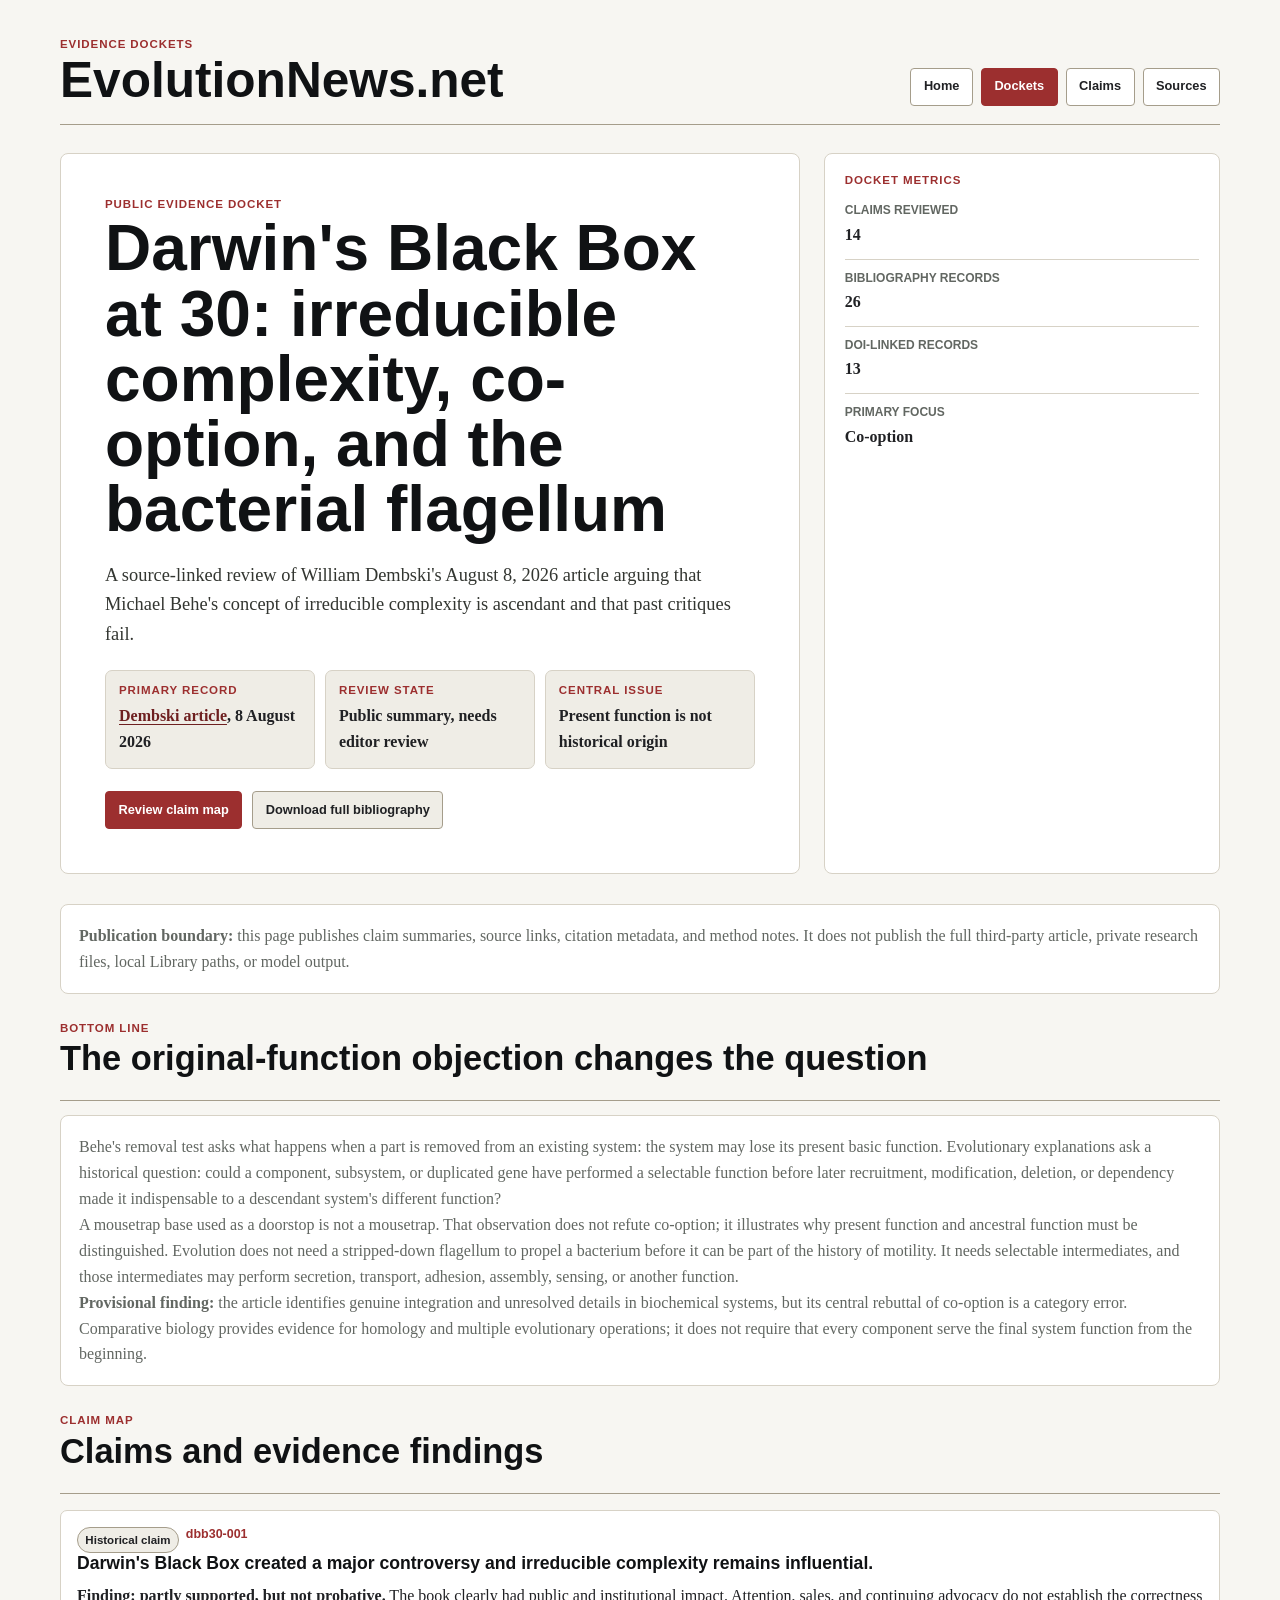
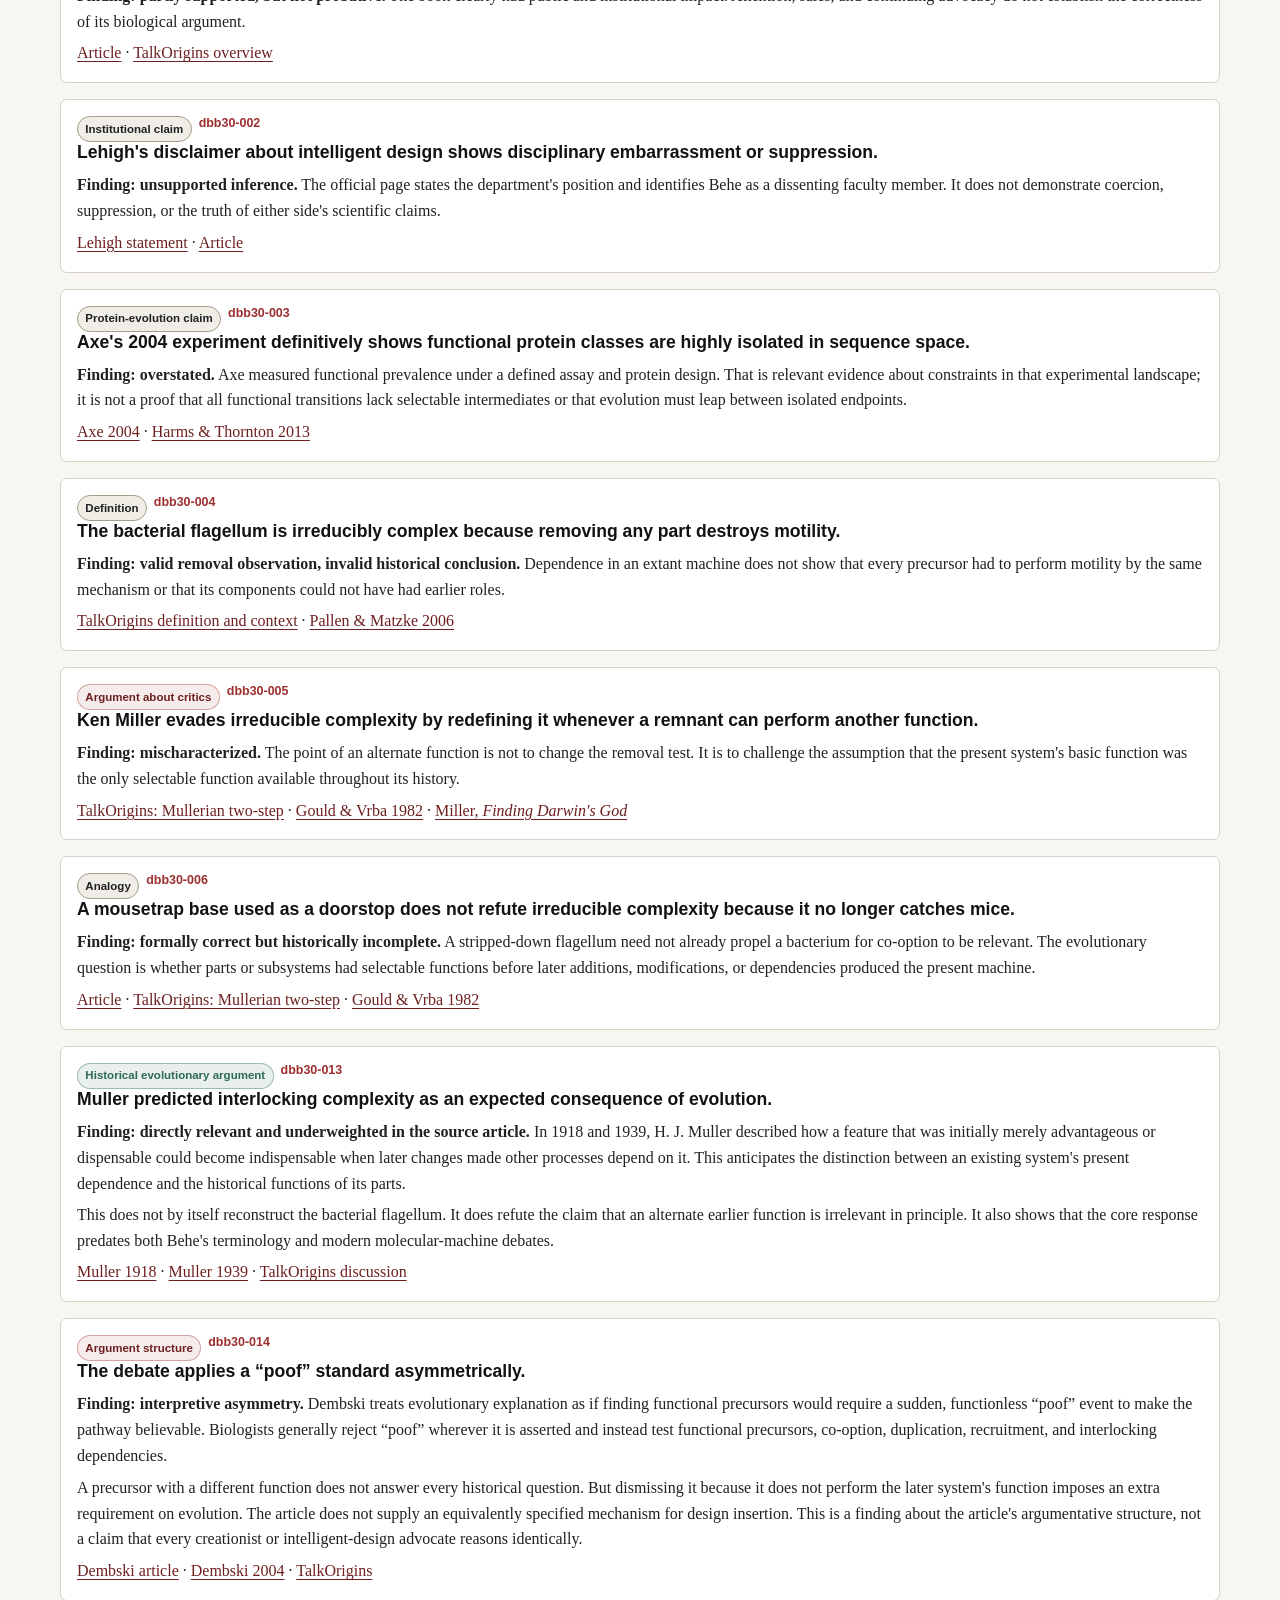
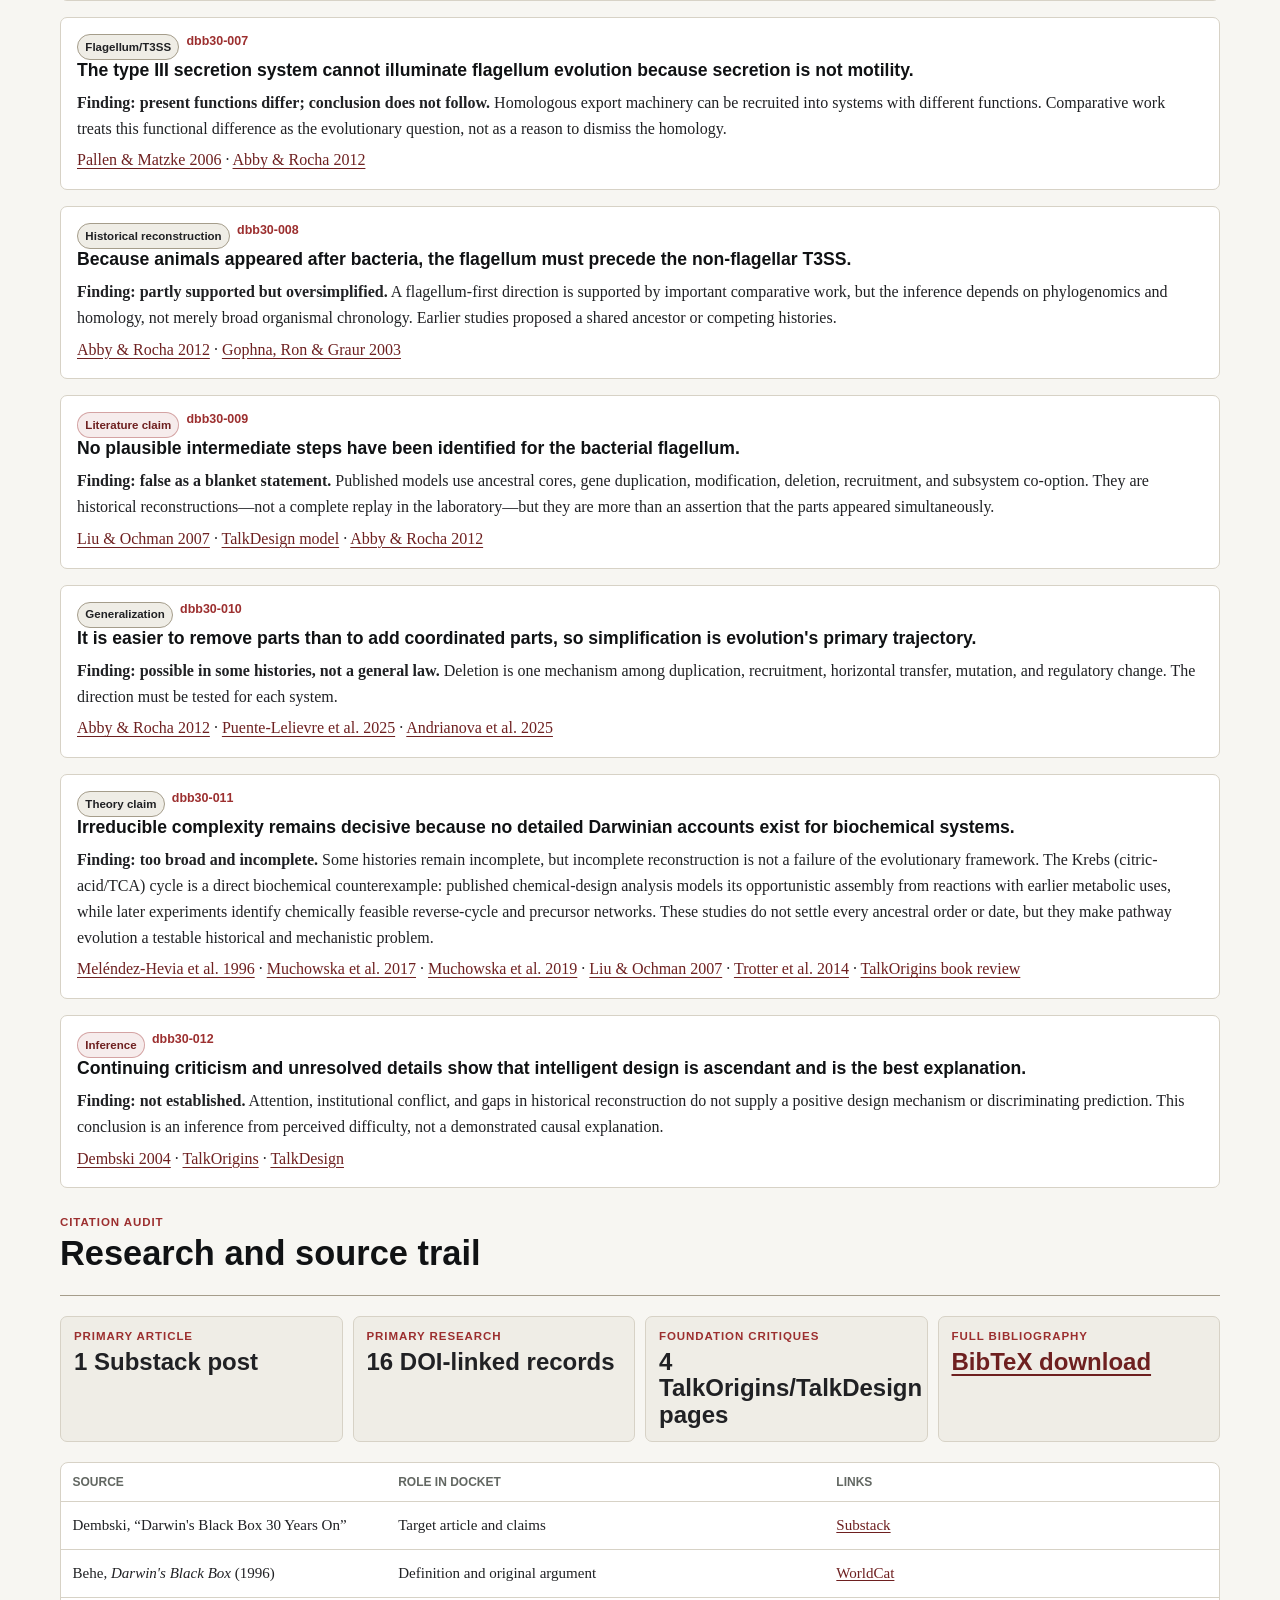
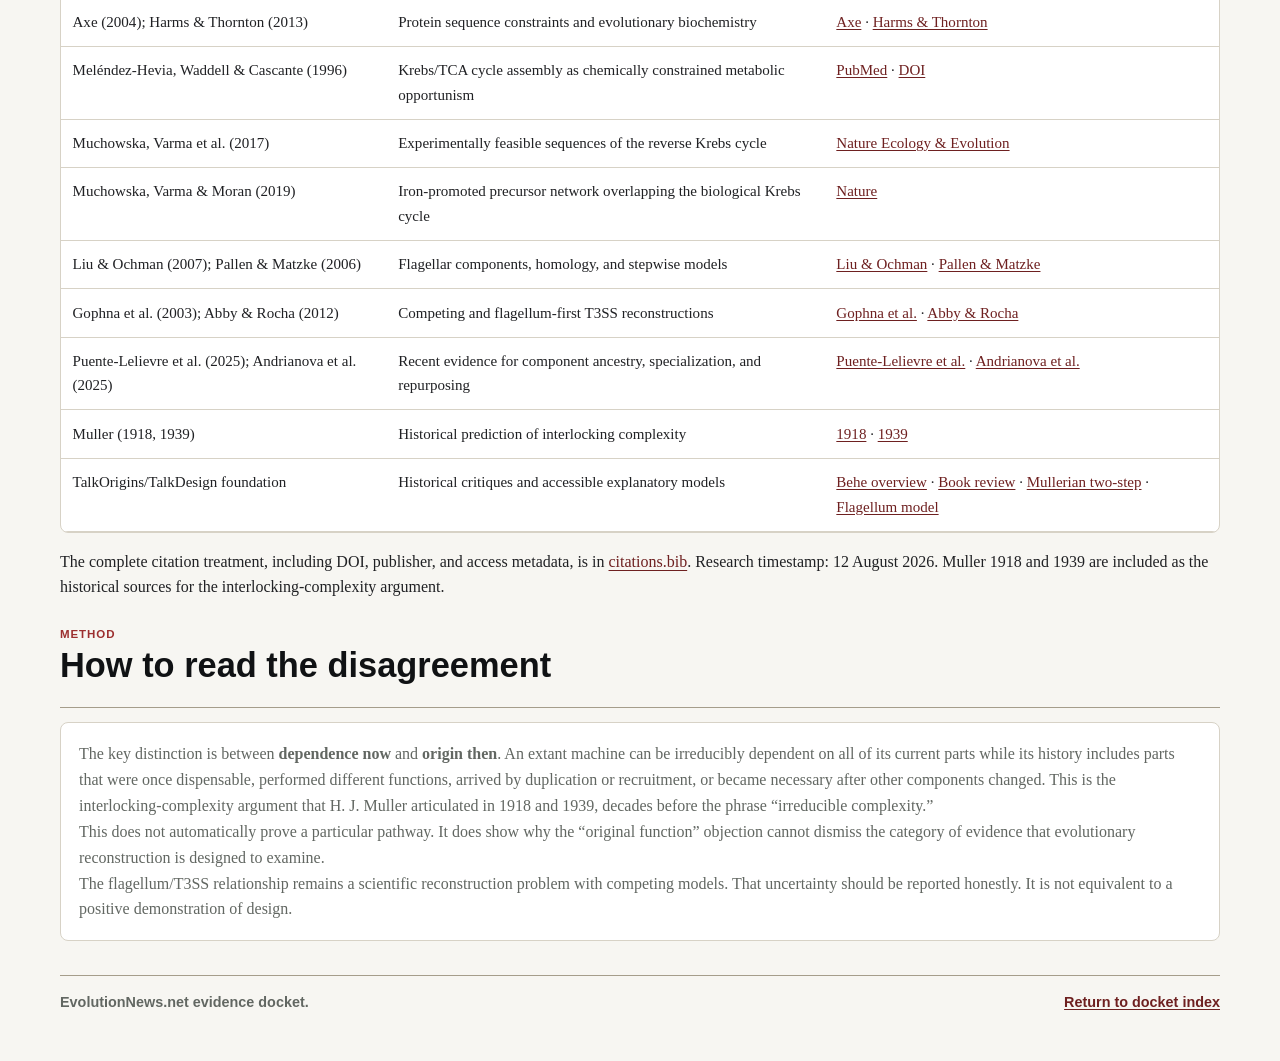
<file: dockets/darwins-black-box-30-years-on/index.html>
<!DOCTYPE html>
<html lang="en">
<head>
  <meta charset="utf-8">
  <meta name="viewport" content="width=device-width, initial-scale=1">
  <title>Darwin's Black Box at 30: Evidence Docket</title>
  <meta name="description" content="Evidence docket reviewing William Dembski's 2026 article about irreducible complexity, co-option, and the bacterial flagellum.">
  <link rel="stylesheet" href="../../assets/theme.css">
</head>
<body>
  <a class="skip-link" href="#main">Skip to content</a>
  <div class="site-shell">
    <header class="site-header">
      <a class="brand" href="/"><span class="brand-kicker">Evidence dockets</span><span class="brand-title">EvolutionNews.net</span></a>
      <nav class="top-nav" aria-label="Primary navigation"><a href="/">Home</a><a href="/dockets/" aria-current="page">Dockets</a><a href="#claims">Claims</a><a href="#sources">Sources</a></nav>
    </header>
    <main id="main">
      <section class="hero">
        <div class="hero-copy">
          <p class="eyebrow">Public evidence docket</p>
          <h1>Darwin's Black Box at 30: irreducible complexity, co-option, and the bacterial flagellum</h1>
          <p class="lede">A source-linked review of William Dembski's August 8, 2026 article arguing that Michael Behe's concept of irreducible complexity is ascendant and that past critiques fail.</p>
          <div class="status-strip">
            <div><p class="status-label">Primary record</p><strong><a href="https://billdembski.substack.com/p/darwins-black-box-30-years-on">Dembski article</a>, 8 August 2026</strong></div>
            <div><p class="status-label">Review state</p><strong>Public summary, needs editor review</strong></div>
            <div><p class="status-label">Central issue</p><strong>Present function is not historical origin</strong></div>
          </div>
          <div class="button-row"><a class="button-link primary" href="#claims">Review claim map</a><a class="button-link secondary" href="citations.bib">Download full bibliography</a></div>
        </div>
        <aside class="dossier" aria-label="Docket metrics"><p class="eyebrow">Docket metrics</p><dl><div><dt>Claims reviewed</dt><dd>14</dd></div><div><dt>Bibliography records</dt><dd>26</dd></div><div><dt>DOI-linked records</dt><dd>13</dd></div><div><dt>Primary focus</dt><dd>Co-option</dd></div></dl></aside>
      </section>
      <section class="notice"><p><strong>Publication boundary:</strong> this page publishes claim summaries, source links, citation metadata, and method notes. It does not publish the full third-party article, private research files, local Library paths, or model output.</p></section>
      <section class="section"><div class="section-header"><div><p class="eyebrow">Bottom line</p><h2>The original-function objection changes the question</h2></div></div>
        <div class="panel"><p>Behe's removal test asks what happens when a part is removed from an existing system: the system may lose its present basic function. Evolutionary explanations ask a historical question: could a component, subsystem, or duplicated gene have performed a selectable function before later recruitment, modification, deletion, or dependency made it indispensable to a descendant system's different function?</p><p>A mousetrap base used as a doorstop is not a mousetrap. That observation does not refute co-option; it illustrates why present function and ancestral function must be distinguished. Evolution does not need a stripped-down flagellum to propel a bacterium before it can be part of the history of motility. It needs selectable intermediates, and those intermediates may perform secretion, transport, adhesion, assembly, sensing, or another function.</p><p><strong>Provisional finding:</strong> the article identifies genuine integration and unresolved details in biochemical systems, but its central rebuttal of co-option is a category error. Comparative biology provides evidence for homology and multiple evolutionary operations; it does not require that every component serve the final system function from the beginning.</p></div>
      </section>
      <section class="section" id="claims"><div class="section-header"><div><p class="eyebrow">Claim map</p><h2>Claims and evidence findings</h2></div></div>
        <article class="claim-card"><div class="badge-row"><span class="badge">Historical claim</span><span class="claim-id">dbb30-001</span></div><h3>Darwin's Black Box created a major controversy and irreducible complexity remains influential.</h3><p><strong>Finding: partly supported, but not probative.</strong> The book clearly had public and institutional impact. Attention, sales, and continuing advocacy do not establish the correctness of its biological argument.</p><p><a href="https://billdembski.substack.com/p/darwins-black-box-30-years-on">Article</a> · <a href="https://talkorigins.org/faqs/behe.html">TalkOrigins overview</a></p></article>
        <article class="claim-card"><div class="badge-row"><span class="badge">Institutional claim</span><span class="claim-id">dbb30-002</span></div><h3>Lehigh's disclaimer about intelligent design shows disciplinary embarrassment or suppression.</h3><p><strong>Finding: unsupported inference.</strong> The official page states the department's position and identifies Behe as a dissenting faculty member. It does not demonstrate coercion, suppression, or the truth of either side's scientific claims.</p><p><a href="https://bio.cas.lehigh.edu/about/department-position-evolution-intelligent-design">Lehigh statement</a> · <a href="https://billdembski.substack.com/p/darwins-black-box-30-years-on">Article</a></p></article>
        <article class="claim-card"><div class="badge-row"><span class="badge">Protein-evolution claim</span><span class="claim-id">dbb30-003</span></div><h3>Axe's 2004 experiment definitively shows functional protein classes are highly isolated in sequence space.</h3><p><strong>Finding: overstated.</strong> Axe measured functional prevalence under a defined assay and protein design. That is relevant evidence about constraints in that experimental landscape; it is not a proof that all functional transitions lack selectable intermediates or that evolution must leap between isolated endpoints.</p><p><a href="https://doi.org/10.1016/j.jmb.2004.06.058">Axe 2004</a> · <a href="https://doi.org/10.1038/nrg3540">Harms &amp; Thornton 2013</a></p></article>
        <article class="claim-card"><div class="badge-row"><span class="badge">Definition</span><span class="claim-id">dbb30-004</span></div><h3>The bacterial flagellum is irreducibly complex because removing any part destroys motility.</h3><p><strong>Finding: valid removal observation, invalid historical conclusion.</strong> Dependence in an extant machine does not show that every precursor had to perform motility by the same mechanism or that its components could not have had earlier roles.</p><p><a href="https://talkorigins.org/faqs/behe.html">TalkOrigins definition and context</a> · <a href="https://doi.org/10.1038/nrmicro1493">Pallen &amp; Matzke 2006</a></p></article>
        <article class="claim-card"><div class="badge-row"><span class="badge red">Argument about critics</span><span class="claim-id">dbb30-005</span></div><h3>Ken Miller evades irreducible complexity by redefining it whenever a remnant can perform another function.</h3><p><strong>Finding: mischaracterized.</strong> The point of an alternate function is not to change the removal test. It is to challenge the assumption that the present system's basic function was the only selectable function available throughout its history.</p><p><a href="https://talkorigins.org/faqs/comdesc/ICsilly.html">TalkOrigins: Mullerian two-step</a> · <a href="https://doi.org/10.1017/S0094837300004310">Gould &amp; Vrba 1982</a> · <a href="https://www.worldcat.org/title/39101752">Miller, <em>Finding Darwin's God</em></a></p></article>
        <article class="claim-card"><div class="badge-row"><span class="badge">Analogy</span><span class="claim-id">dbb30-006</span></div><h3>A mousetrap base used as a doorstop does not refute irreducible complexity because it no longer catches mice.</h3><p><strong>Finding: formally correct but historically incomplete.</strong> A stripped-down flagellum need not already propel a bacterium for co-option to be relevant. The evolutionary question is whether parts or subsystems had selectable functions before later additions, modifications, or dependencies produced the present machine.</p><p><a href="https://billdembski.substack.com/p/darwins-black-box-30-years-on">Article</a> · <a href="https://talkorigins.org/faqs/comdesc/ICsilly.html">TalkOrigins: Mullerian two-step</a> · <a href="https://doi.org/10.1017/S0094837300004310">Gould &amp; Vrba 1982</a></p></article>
<article class="claim-card"><div class="badge-row"><span class="badge green">Historical evolutionary argument</span><span class="claim-id">dbb30-013</span></div><h3>Muller predicted interlocking complexity as an expected consequence of evolution.</h3><p><strong>Finding: directly relevant and underweighted in the source article.</strong> In 1918 and 1939, H. J. Muller described how a feature that was initially merely advantageous or dispensable could become indispensable when later changes made other processes depend on it. This anticipates the distinction between an existing system's present dependence and the historical functions of its parts.</p><p>This does not by itself reconstruct the bacterial flagellum. It does refute the claim that an alternate earlier function is irrelevant in principle. It also shows that the core response predates both Behe's terminology and modern molecular-machine debates.</p><p><a href="https://doi.org/10.1093/genetics/3.5.422">Muller 1918</a> · <a href="https://doi.org/10.1111/j.1469-185X.1939.tb00934.x">Muller 1939</a> · <a href="https://talkorigins.org/faqs/comdesc/ICsilly.html">TalkOrigins discussion</a></p></article>
        <article class="claim-card"><div class="badge-row"><span class="badge red">Argument structure</span><span class="claim-id">dbb30-014</span></div><h3>The debate applies a “poof” standard asymmetrically.</h3><p><strong>Finding: interpretive asymmetry.</strong> Dembski treats evolutionary explanation as if finding functional precursors would require a sudden, functionless “poof” event to make the pathway believable. Biologists generally reject “poof” wherever it is asserted and instead test functional precursors, co-option, duplication, recruitment, and interlocking dependencies.</p><p>A precursor with a different function does not answer every historical question. But dismissing it because it does not perform the later system's function imposes an extra requirement on evolution. The article does not supply an equivalently specified mechanism for design insertion. This is a finding about the article's argumentative structure, not a claim that every creationist or intelligent-design advocate reasons identically.</p><p><a href="https://billdembski.substack.com/p/darwins-black-box-30-years-on">Dembski article</a> · <a href="https://billdembski.com/documents/2004.01.Irred_Compl_Revisited.pdf">Dembski 2004</a> · <a href="https://talkorigins.org/faqs/comdesc/ICsilly.html">TalkOrigins</a></p></article>
        <article class="claim-card"><div class="badge-row"><span class="badge">Flagellum/T3SS</span><span class="claim-id">dbb30-007</span></div><h3>The type III secretion system cannot illuminate flagellum evolution because secretion is not motility.</h3><p><strong>Finding: present functions differ; conclusion does not follow.</strong> Homologous export machinery can be recruited into systems with different functions. Comparative work treats this functional difference as the evolutionary question, not as a reason to dismiss the homology.</p><p><a href="https://doi.org/10.1038/nrmicro1493">Pallen &amp; Matzke 2006</a> · <a href="https://doi.org/10.1371/journal.pgen.1002983">Abby &amp; Rocha 2012</a></p></article>
        <article class="claim-card"><div class="badge-row"><span class="badge">Historical reconstruction</span><span class="claim-id">dbb30-008</span></div><h3>Because animals appeared after bacteria, the flagellum must precede the non-flagellar T3SS.</h3><p><strong>Finding: partly supported but oversimplified.</strong> A flagellum-first direction is supported by important comparative work, but the inference depends on phylogenomics and homology, not merely broad organismal chronology. Earlier studies proposed a shared ancestor or competing histories.</p><p><a href="https://doi.org/10.1371/journal.pgen.1002983">Abby &amp; Rocha 2012</a> · <a href="https://doi.org/10.1016/S0378-1119(03)00612-7">Gophna, Ron &amp; Graur 2003</a></p></article>
        <article class="claim-card"><div class="badge-row"><span class="badge red">Literature claim</span><span class="claim-id">dbb30-009</span></div><h3>No plausible intermediate steps have been identified for the bacterial flagellum.</h3><p><strong>Finding: false as a blanket statement.</strong> Published models use ancestral cores, gene duplication, modification, deletion, recruitment, and subsystem co-option. They are historical reconstructions—not a complete replay in the laboratory—but they are more than an assertion that the parts appeared simultaneously.</p><p><a href="https://doi.org/10.1073/pnas.0700266104">Liu &amp; Ochman 2007</a> · <a href="https://talkdesign.org/faqs/flagellum.html">TalkDesign model</a> · <a href="https://doi.org/10.1371/journal.pgen.1002983">Abby &amp; Rocha 2012</a></p></article>
        <article class="claim-card"><div class="badge-row"><span class="badge">Generalization</span><span class="claim-id">dbb30-010</span></div><h3>It is easier to remove parts than to add coordinated parts, so simplification is evolution's primary trajectory.</h3><p><strong>Finding: possible in some histories, not a general law.</strong> Deletion is one mechanism among duplication, recruitment, horizontal transfer, mutation, and regulatory change. The direction must be tested for each system.</p><p><a href="https://doi.org/10.1371/journal.pgen.1002983">Abby &amp; Rocha 2012</a> · <a href="https://doi.org/10.1128/mbio.03824-24">Puente-Lelievre et al. 2025</a> · <a href="https://doi.org/10.1073/pnas.2512476122">Andrianova et al. 2025</a></p></article>
        <article class="claim-card"><div class="badge-row"><span class="badge">Theory claim</span><span class="claim-id">dbb30-011</span></div><h3>Irreducible complexity remains decisive because no detailed Darwinian accounts exist for biochemical systems.</h3><p><strong>Finding: too broad and incomplete.</strong> Some histories remain incomplete, but incomplete reconstruction is not a failure of the evolutionary framework. The Krebs (citric-acid/TCA) cycle is a direct biochemical counterexample: published chemical-design analysis models its opportunistic assembly from reactions with earlier metabolic uses, while later experiments identify chemically feasible reverse-cycle and precursor networks. These studies do not settle every ancestral order or date, but they make pathway evolution a testable historical and mechanistic problem.</p><p><a href="https://pubmed.ncbi.nlm.nih.gov/8703096/">Meléndez-Hevia et al. 1996</a> · <a href="https://doi.org/10.1038/s41559-017-0311-7">Muchowska et al. 2017</a> · <a href="https://doi.org/10.1038/s41586-019-1151-1">Muchowska et al. 2019</a> · <a href="https://doi.org/10.1073/pnas.0700266104">Liu &amp; Ochman 2007</a> · <a href="https://doi.org/10.1111/evo.12517">Trotter et al. 2014</a> · <a href="https://talkorigins.org/faqs/behe/review.html">TalkOrigins book review</a></p></article>
        <article class="claim-card"><div class="badge-row"><span class="badge red">Inference</span><span class="claim-id">dbb30-012</span></div><h3>Continuing criticism and unresolved details show that intelligent design is ascendant and is the best explanation.</h3><p><strong>Finding: not established.</strong> Attention, institutional conflict, and gaps in historical reconstruction do not supply a positive design mechanism or discriminating prediction. This conclusion is an inference from perceived difficulty, not a demonstrated causal explanation.</p><p><a href="https://billdembski.com/documents/2004.01.Irred_Compl_Revisited.pdf">Dembski 2004</a> · <a href="https://talkorigins.org/faqs/behe.html">TalkOrigins</a> · <a href="https://talkdesign.org/faqs/flagellum.html">TalkDesign</a></p></article>
      </section>
      <section class="section" id="sources"><div class="section-header"><div><p class="eyebrow">Citation audit</p><h2>Research and source trail</h2></div></div>
        <div class="metrics"><div><p class="status-label">Primary article</p><strong>1 Substack post</strong></div><div><p class="status-label">Primary research</p><strong>16 DOI-linked records</strong></div><div><p class="status-label">Foundation critiques</p><strong>4 TalkOrigins/TalkDesign pages</strong></div><div><p class="status-label">Full bibliography</p><strong><a href="citations.bib">BibTeX download</a></strong></div></div>
        <div class="citation-table-wrap"><table class="citation-table"><thead><tr><th>Source</th><th>Role in docket</th><th>Links</th></tr></thead><tbody>
          <tr><td>Dembski, “Darwin's Black Box 30 Years On”</td><td>Target article and claims</td><td><a href="https://billdembski.substack.com/p/darwins-black-box-30-years-on">Substack</a></td></tr>
          <tr><td>Behe, <em>Darwin's Black Box</em> (1996)</td><td>Definition and original argument</td><td><a href="https://www.worldcat.org/title/34150540">WorldCat</a></td></tr>
          <tr><td>Axe (2004); Harms &amp; Thornton (2013)</td><td>Protein sequence constraints and evolutionary biochemistry</td><td><a href="https://doi.org/10.1016/j.jmb.2004.06.058">Axe</a> · <a href="https://doi.org/10.1038/nrg3540">Harms &amp; Thornton</a></td></tr>
          <tr><td>Meléndez-Hevia, Waddell &amp; Cascante (1996)</td><td>Krebs/TCA cycle assembly as chemically constrained metabolic opportunism</td><td><a href="https://pubmed.ncbi.nlm.nih.gov/8703096/">PubMed</a> · <a href="https://doi.org/10.1007/BF02338838">DOI</a></td></tr>
          <tr><td>Muchowska, Varma et al. (2017)</td><td>Experimentally feasible sequences of the reverse Krebs cycle</td><td><a href="https://doi.org/10.1038/s41559-017-0311-7">Nature Ecology &amp; Evolution</a></td></tr>
          <tr><td>Muchowska, Varma &amp; Moran (2019)</td><td>Iron-promoted precursor network overlapping the biological Krebs cycle</td><td><a href="https://doi.org/10.1038/s41586-019-1151-1">Nature</a></td></tr>
          <tr><td>Liu &amp; Ochman (2007); Pallen &amp; Matzke (2006)</td><td>Flagellar components, homology, and stepwise models</td><td><a href="https://doi.org/10.1073/pnas.0700266104">Liu &amp; Ochman</a> · <a href="https://doi.org/10.1038/nrmicro1493">Pallen &amp; Matzke</a></td></tr>
          <tr><td>Gophna et al. (2003); Abby &amp; Rocha (2012)</td><td>Competing and flagellum-first T3SS reconstructions</td><td><a href="https://doi.org/10.1016/S0378-1119(03)00612-7">Gophna et al.</a> · <a href="https://doi.org/10.1371/journal.pgen.1002983">Abby &amp; Rocha</a></td></tr>
          <tr><td>Puente-Lelievre et al. (2025); Andrianova et al. (2025)</td><td>Recent evidence for component ancestry, specialization, and repurposing</td><td><a href="https://doi.org/10.1128/mbio.03824-24">Puente-Lelievre et al.</a> · <a href="https://doi.org/10.1073/pnas.2512476122">Andrianova et al.</a></td></tr>
          <tr><td>Muller (1918, 1939)</td><td>Historical prediction of interlocking complexity</td><td><a href="https://doi.org/10.1093/genetics/3.5.422">1918</a> · <a href="https://doi.org/10.1111/j.1469-185X.1939.tb00934.x">1939</a></td></tr>
          <tr><td>TalkOrigins/TalkDesign foundation</td><td>Historical critiques and accessible explanatory models</td><td><a href="https://talkorigins.org/faqs/behe.html">Behe overview</a> · <a href="https://talkorigins.org/faqs/behe/review.html">Book review</a> · <a href="https://talkorigins.org/faqs/comdesc/ICsilly.html">Mullerian two-step</a> · <a href="https://talkdesign.org/faqs/flagellum.html">Flagellum model</a></td></tr>
        </tbody></table></div>
        <p class="muted">The complete citation treatment, including DOI, publisher, and access metadata, is in <a href="citations.bib">citations.bib</a>. Research timestamp: 12 August 2026. Muller 1918 and 1939 are included as the historical sources for the interlocking-complexity argument.</p>
      </section>
      <section class="section"><div class="section-header"><div><p class="eyebrow">Method</p><h2>How to read the disagreement</h2></div></div><div class="panel"><p>The key distinction is between <strong>dependence now</strong> and <strong>origin then</strong>. An extant machine can be irreducibly dependent on all of its current parts while its history includes parts that were once dispensable, performed different functions, arrived by duplication or recruitment, or became necessary after other components changed. This is the interlocking-complexity argument that H. J. Muller articulated in 1918 and 1939, decades before the phrase “irreducible complexity.”</p><p>This does not automatically prove a particular pathway. It does show why the “original function” objection cannot dismiss the category of evidence that evolutionary reconstruction is designed to examine.</p><p>The flagellum/T3SS relationship remains a scientific reconstruction problem with competing models. That uncertainty should be reported honestly. It is not equivalent to a positive demonstration of design.</p></div></section>
    </main>
    <footer class="site-footer"><p><strong>EvolutionNews.net</strong> evidence docket.</p><p><a href="/dockets/">Return to docket index</a></p></footer>
  </div>
</body>
</html>
</file>
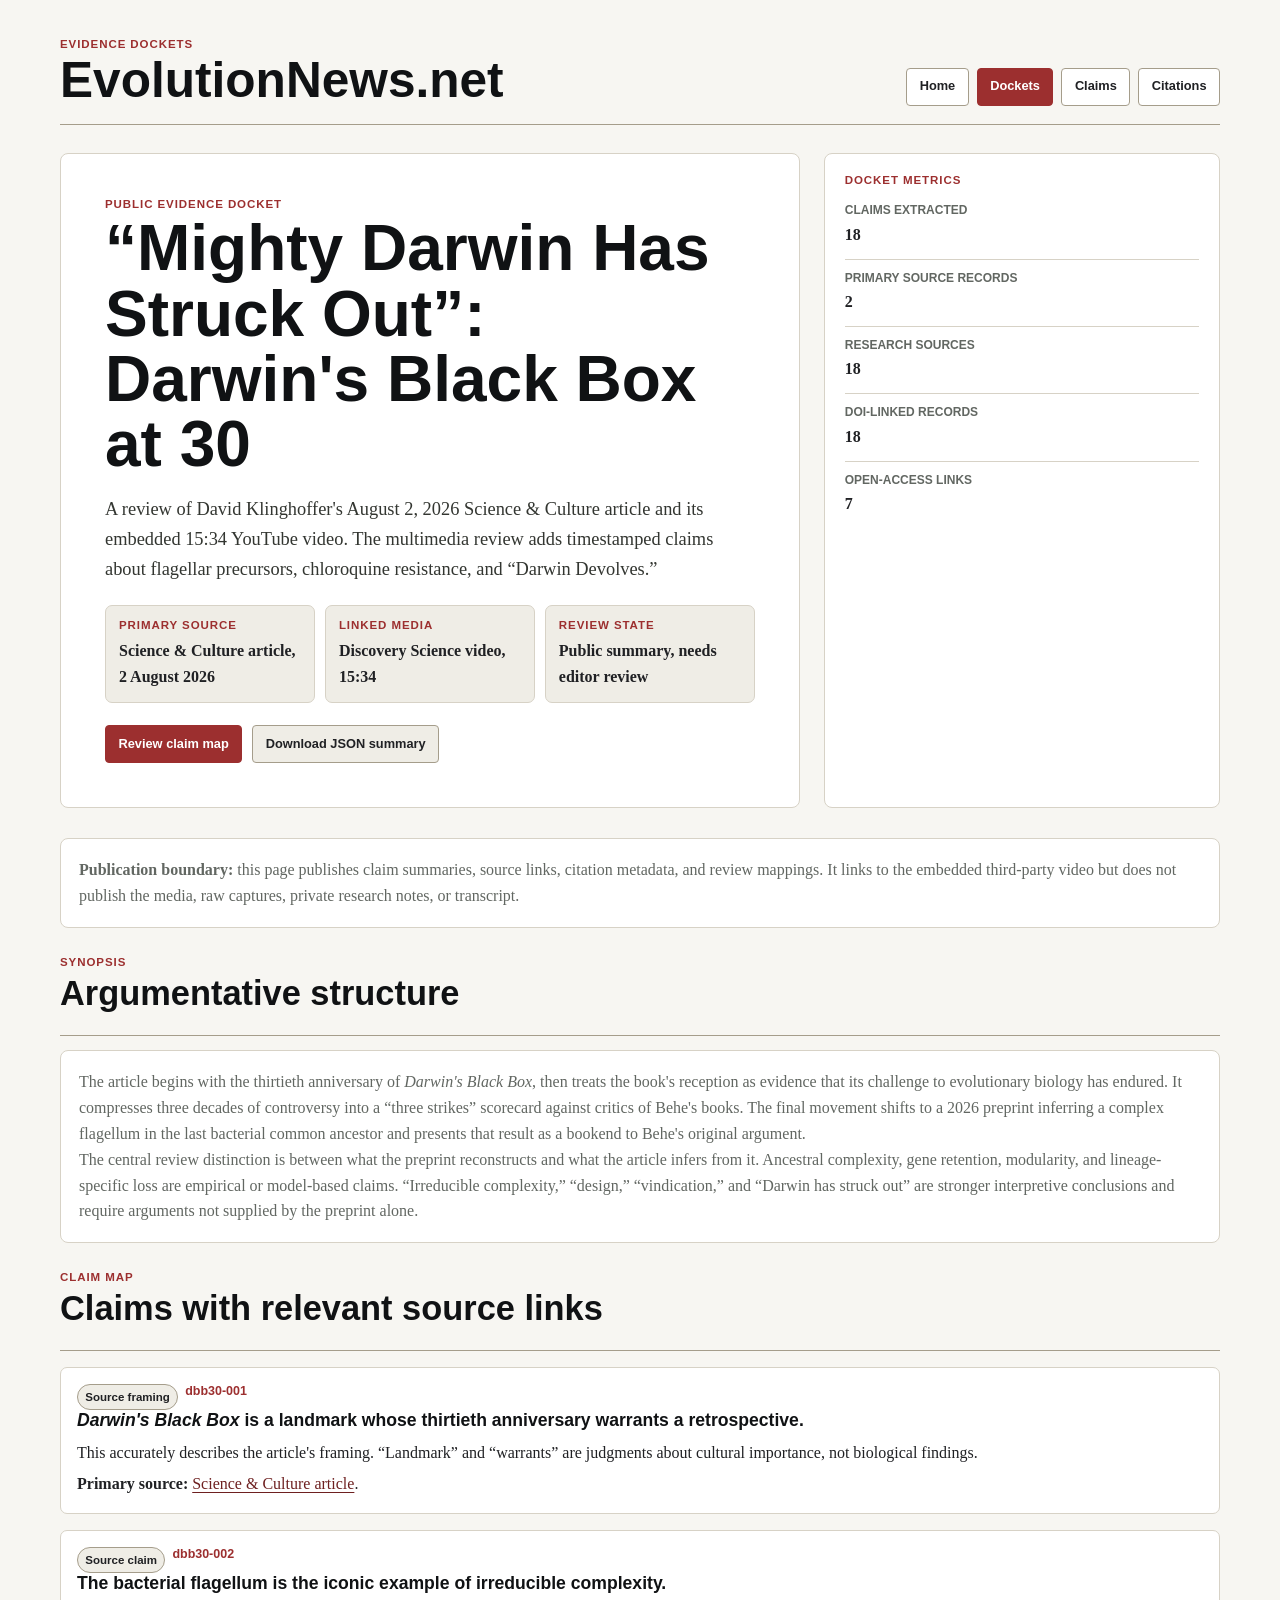
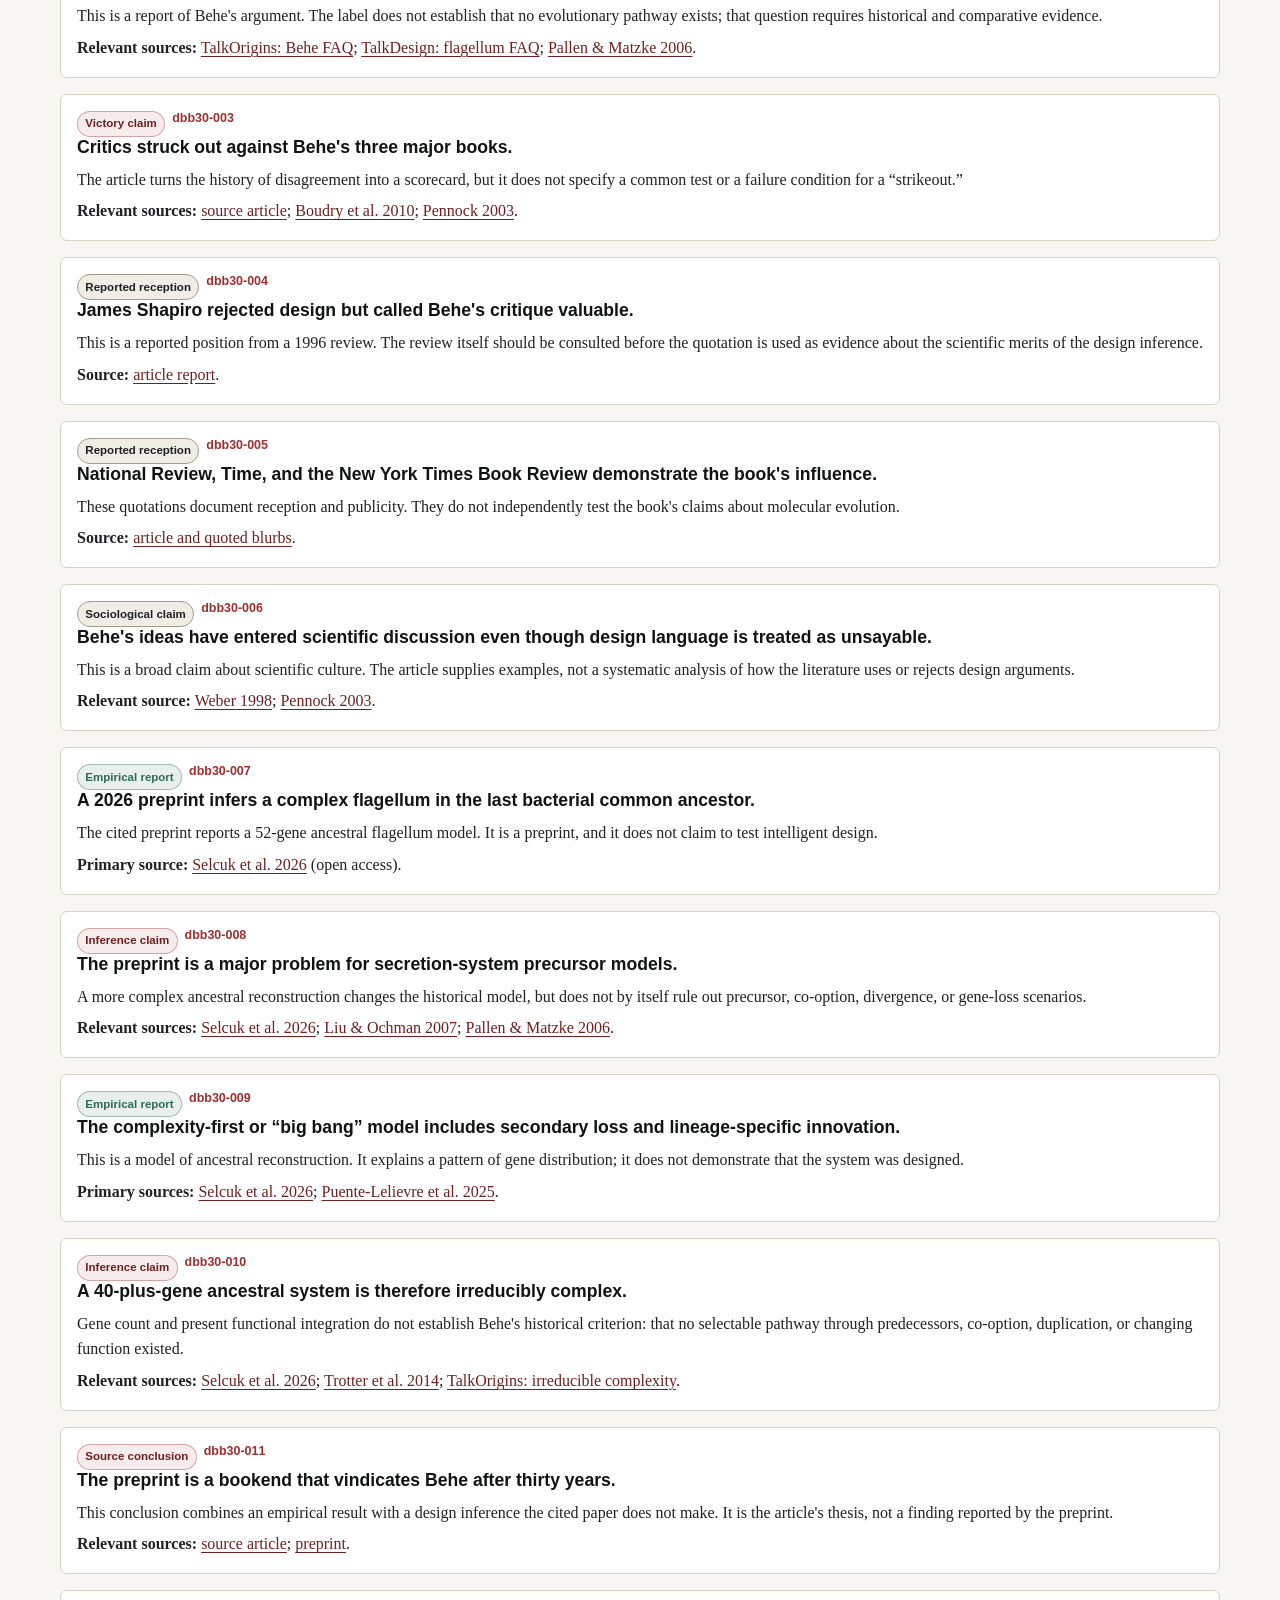
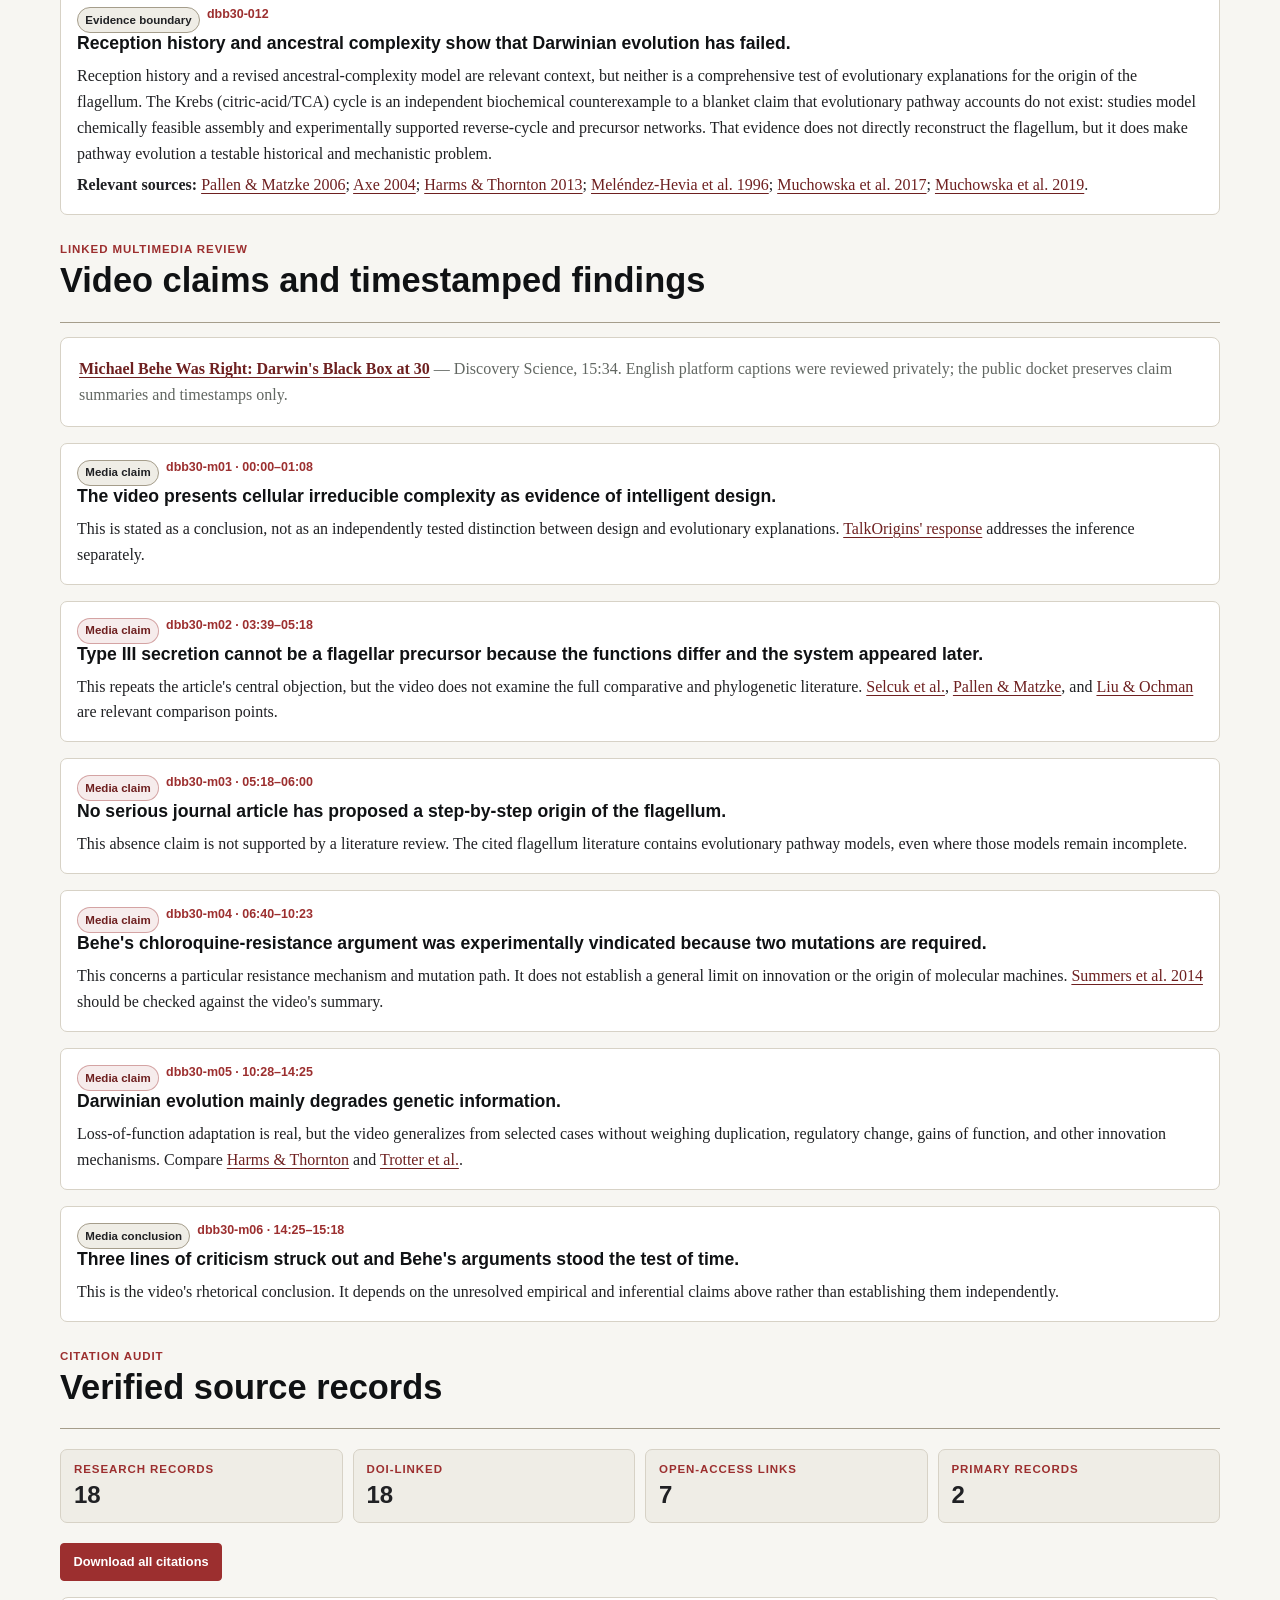
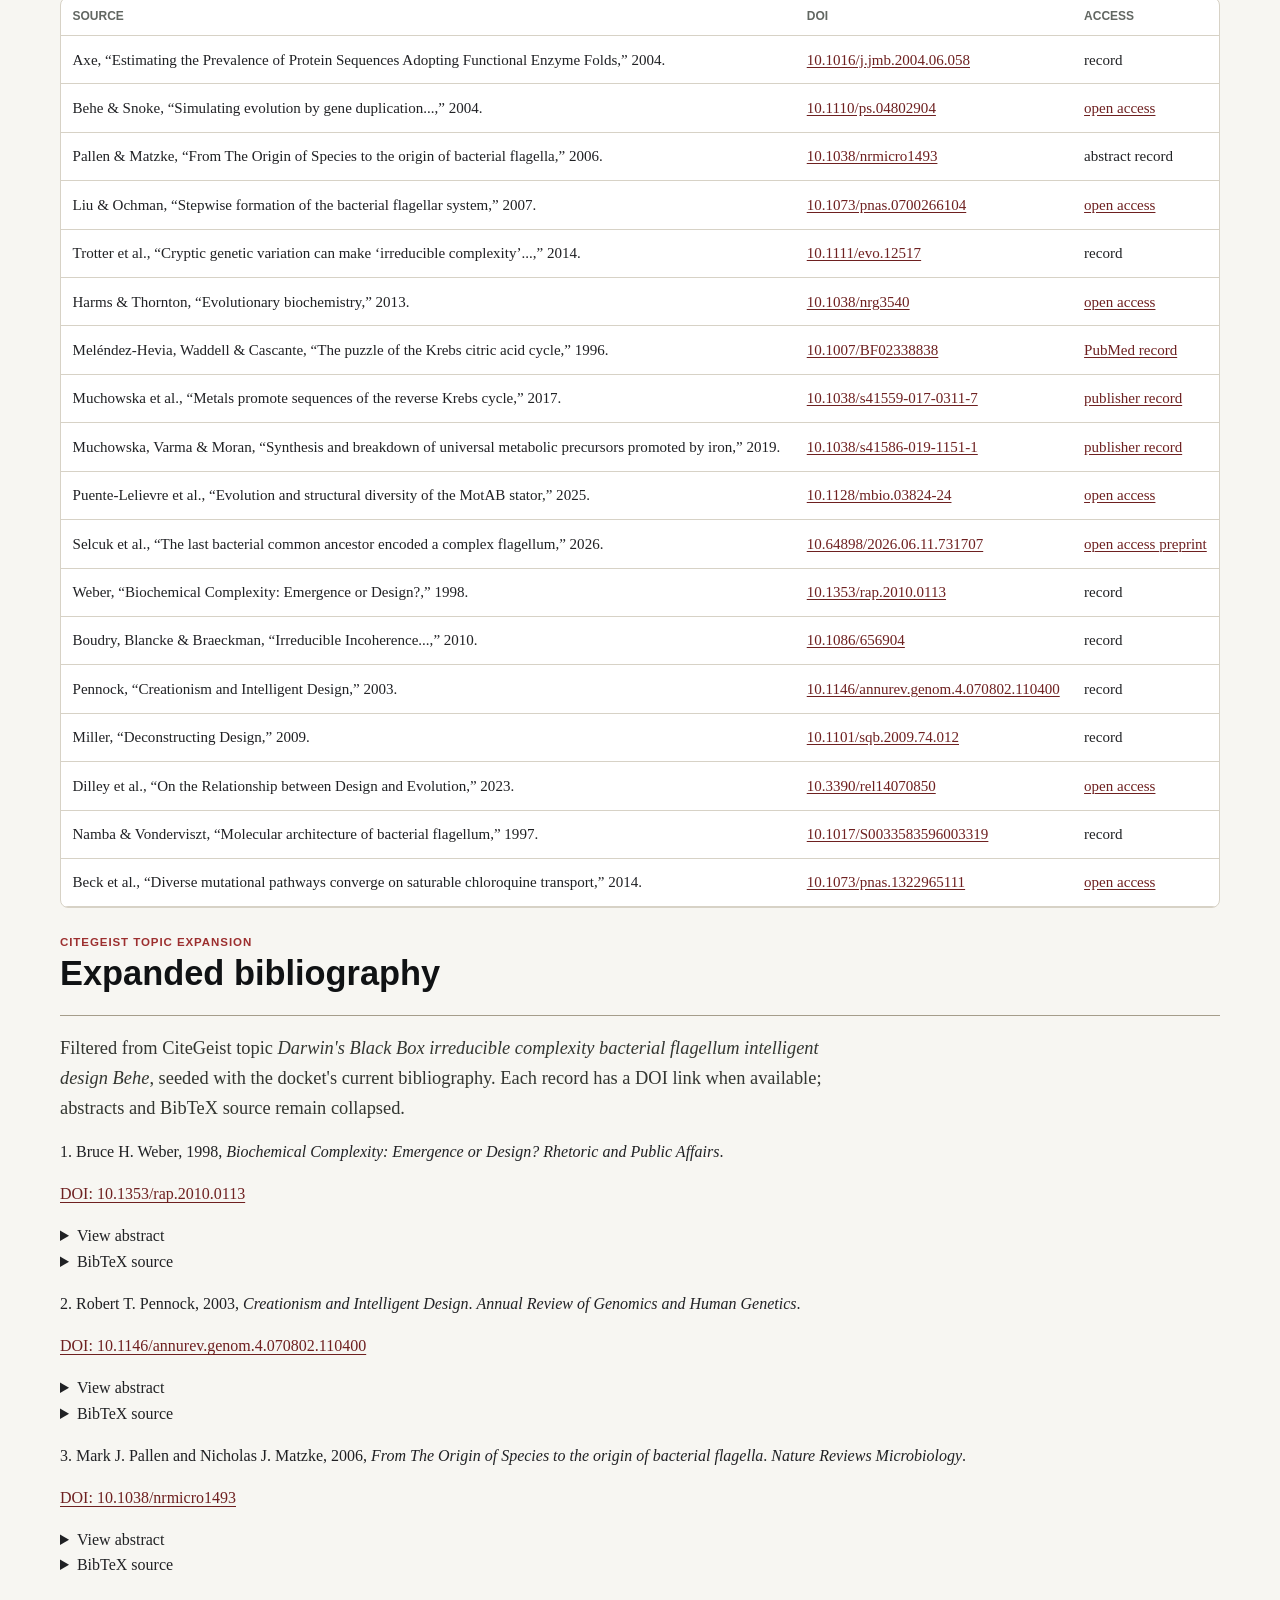
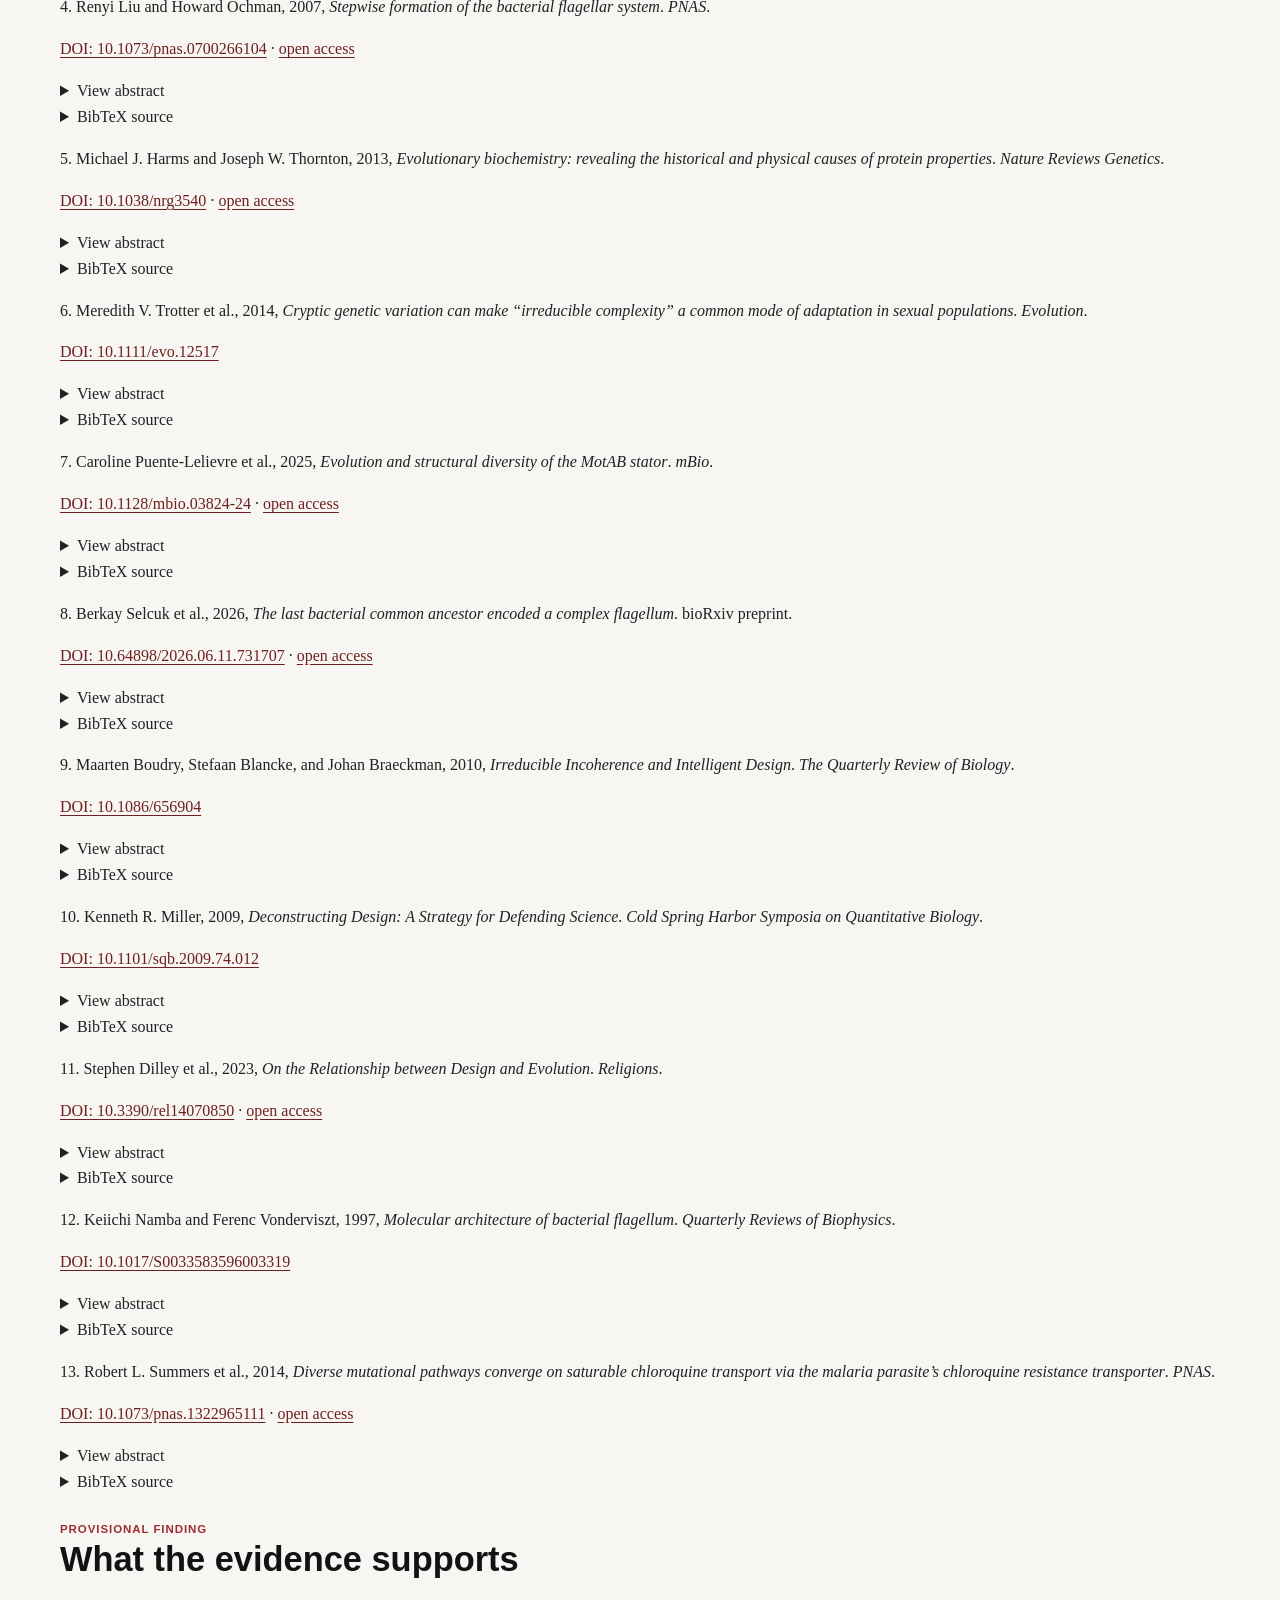
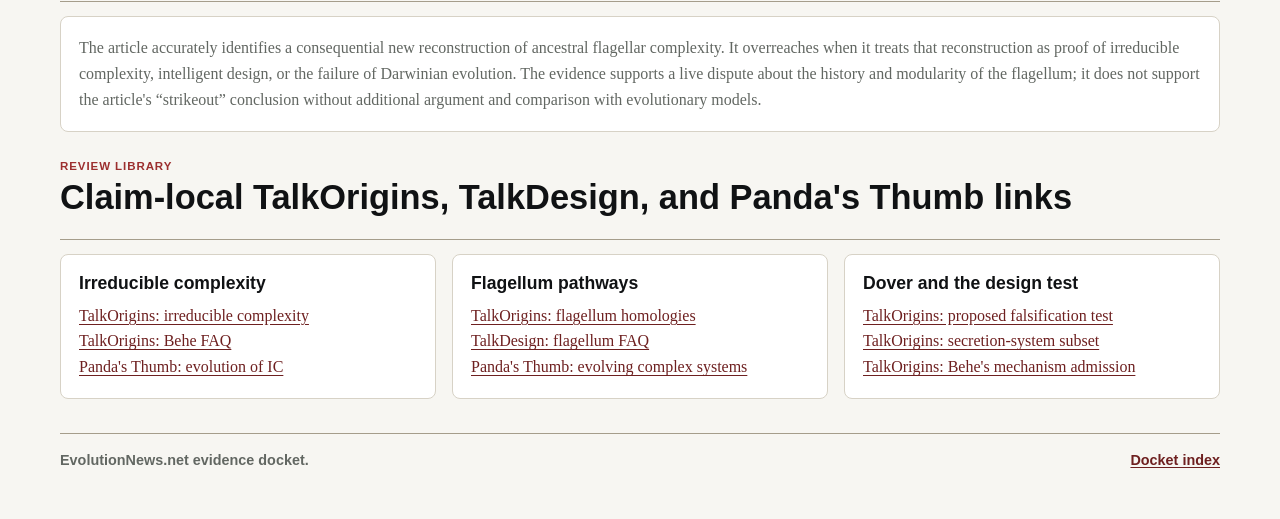
<file: dockets/darwins-black-box-30/index.html>
<!DOCTYPE html>
<html lang="en">
<head>
  <meta charset="utf-8">
  <meta name="viewport" content="width=device-width, initial-scale=1">
  <title>Darwin's Black Box at 30 Evidence Docket - EvolutionNews.net</title>
  <meta name="description" content="Evidence docket for the Science & Culture article Mighty Darwin Has Struck Out: Thirty Years of Darwin's Black Box.">
  <link rel="stylesheet" href="/assets/theme.css">
</head>
<body>
<a class="skip-link" href="#main">Skip to content</a>
<div class="site-shell">
<header class="site-header"><a class="brand" href="/"><span class="brand-kicker">Evidence dockets</span><span class="brand-title">EvolutionNews.net</span></a><nav class="top-nav" aria-label="Primary navigation"><a href="/">Home</a><a href="/dockets/" aria-current="page">Dockets</a><a href="#claims">Claims</a><a href="#citations">Citations</a></nav></header>
<main id="main">
<section class="hero"><div class="hero-copy"><p class="eyebrow">Public evidence docket</p><h1>“Mighty Darwin Has Struck Out”: Darwin's Black Box at 30</h1><p class="lede">A review of David Klinghoffer's August 2, 2026 Science &amp; Culture article and its embedded 15:34 YouTube video. The multimedia review adds timestamped claims about flagellar precursors, chloroquine resistance, and “Darwin Devolves.”</p><div class="status-strip"><div><p class="status-label">Primary source</p><strong>Science &amp; Culture article, 2 August 2026</strong></div><div><p class="status-label">Linked media</p><strong>Discovery Science video, 15:34</strong></div><div><p class="status-label">Review state</p><strong>Public summary, needs editor review</strong></div></div><div class="button-row"><a class="button-link primary" href="#claims">Review claim map</a><a class="button-link secondary" href="docket-summary.json">Download JSON summary</a></div></div><aside class="dossier" aria-label="Docket metrics"><p class="eyebrow">Docket metrics</p><dl><div><dt>Claims extracted</dt><dd>18</dd></div><div><dt>Primary source records</dt><dd>2</dd></div><div><dt>Research sources</dt><dd>18</dd></div><div><dt>DOI-linked records</dt><dd>18</dd></div><div><dt>Open-access links</dt><dd>7</dd></div></dl></aside></section>
<section class="notice"><p><strong>Publication boundary:</strong> this page publishes claim summaries, source links, citation metadata, and review mappings. It links to the embedded third-party video but does not publish the media, raw captures, private research notes, or transcript.</p></section>
<section class="section"><div class="section-header"><div><p class="eyebrow">Synopsis</p><h2>Argumentative structure</h2></div></div><div class="panel"><p>The article begins with the thirtieth anniversary of <em>Darwin's Black Box</em>, then treats the book's reception as evidence that its challenge to evolutionary biology has endured. It compresses three decades of controversy into a “three strikes” scorecard against critics of Behe's books. The final movement shifts to a 2026 preprint inferring a complex flagellum in the last bacterial common ancestor and presents that result as a bookend to Behe's original argument.</p><p>The central review distinction is between what the preprint reconstructs and what the article infers from it. Ancestral complexity, gene retention, modularity, and lineage-specific loss are empirical or model-based claims. “Irreducible complexity,” “design,” “vindication,” and “Darwin has struck out” are stronger interpretive conclusions and require arguments not supplied by the preprint alone.</p></div></section>
<section class="section" id="claims"><div class="section-header"><div><p class="eyebrow">Claim map</p><h2>Claims with relevant source links</h2></div></div>
<article class="claim-card"><div class="badge-row"><span class="badge">Source framing</span><span class="claim-id">dbb30-001</span></div><h3><em>Darwin's Black Box</em> is a landmark whose thirtieth anniversary warrants a retrospective.</h3><p>This accurately describes the article's framing. “Landmark” and “warrants” are judgments about cultural importance, not biological findings.</p><p><strong>Primary source:</strong> <a href="https://scienceandculture.com/2026/08/mighty-darwin-has-struck-out-thirty-years-of-darwins-black-box/">Science &amp; Culture article</a>.</p></article>
<article class="claim-card"><div class="badge-row"><span class="badge">Source claim</span><span class="claim-id">dbb30-002</span></div><h3>The bacterial flagellum is the iconic example of irreducible complexity.</h3><p>This is a report of Behe's argument. The label does not establish that no evolutionary pathway exists; that question requires historical and comparative evidence.</p><p><strong>Relevant sources:</strong> <a href="https://talkorigins.org/faqs/behe.html">TalkOrigins: Behe FAQ</a>; <a href="https://www.talkdesign.org/faqs/flagellum.html">TalkDesign: flagellum FAQ</a>; <a href="https://doi.org/10.1038/nrmicro1493">Pallen &amp; Matzke 2006</a>.</p></article>
<article class="claim-card"><div class="badge-row"><span class="badge red">Victory claim</span><span class="claim-id">dbb30-003</span></div><h3>Critics struck out against Behe's three major books.</h3><p>The article turns the history of disagreement into a scorecard, but it does not specify a common test or a failure condition for a “strikeout.”</p><p><strong>Relevant sources:</strong> <a href="https://scienceandculture.com/2026/08/mighty-darwin-has-struck-out-thirty-years-of-darwins-black-box/">source article</a>; <a href="https://doi.org/10.1086/656904">Boudry et al. 2010</a>; <a href="https://doi.org/10.1146/annurev.genom.4.070802.110400">Pennock 2003</a>.</p></article>
<article class="claim-card"><div class="badge-row"><span class="badge">Reported reception</span><span class="claim-id">dbb30-004</span></div><h3>James Shapiro rejected design but called Behe's critique valuable.</h3><p>This is a reported position from a 1996 review. The review itself should be consulted before the quotation is used as evidence about the scientific merits of the design inference.</p><p><strong>Source:</strong> <a href="https://scienceandculture.com/2026/08/mighty-darwin-has-struck-out-thirty-years-of-darwins-black-box/">article report</a>.</p></article>
<article class="claim-card"><div class="badge-row"><span class="badge">Reported reception</span><span class="claim-id">dbb30-005</span></div><h3>National Review, Time, and the New York Times Book Review demonstrate the book's influence.</h3><p>These quotations document reception and publicity. They do not independently test the book's claims about molecular evolution.</p><p><strong>Source:</strong> <a href="https://scienceandculture.com/2026/08/mighty-darwin-has-struck-out-thirty-years-of-darwins-black-box/">article and quoted blurbs</a>.</p></article>
<article class="claim-card"><div class="badge-row"><span class="badge">Sociological claim</span><span class="claim-id">dbb30-006</span></div><h3>Behe's ideas have entered scientific discussion even though design language is treated as unsayable.</h3><p>This is a broad claim about scientific culture. The article supplies examples, not a systematic analysis of how the literature uses or rejects design arguments.</p><p><strong>Relevant source:</strong> <a href="https://doi.org/10.1353/rap.2010.0113">Weber 1998</a>; <a href="https://doi.org/10.1146/annurev.genom.4.070802.110400">Pennock 2003</a>.</p></article>
<article class="claim-card"><div class="badge-row"><span class="badge green">Empirical report</span><span class="claim-id">dbb30-007</span></div><h3>A 2026 preprint infers a complex flagellum in the last bacterial common ancestor.</h3><p>The cited preprint reports a 52-gene ancestral flagellum model. It is a preprint, and it does not claim to test intelligent design.</p><p><strong>Primary source:</strong> <a href="https://doi.org/10.64898/2026.06.11.731707">Selcuk et al. 2026</a> (open access).</p></article>
<article class="claim-card"><div class="badge-row"><span class="badge red">Inference claim</span><span class="claim-id">dbb30-008</span></div><h3>The preprint is a major problem for secretion-system precursor models.</h3><p>A more complex ancestral reconstruction changes the historical model, but does not by itself rule out precursor, co-option, divergence, or gene-loss scenarios.</p><p><strong>Relevant sources:</strong> <a href="https://doi.org/10.64898/2026.06.11.731707">Selcuk et al. 2026</a>; <a href="https://doi.org/10.1073/pnas.0700266104">Liu &amp; Ochman 2007</a>; <a href="https://doi.org/10.1038/nrmicro1493">Pallen &amp; Matzke 2006</a>.</p></article>
<article class="claim-card"><div class="badge-row"><span class="badge green">Empirical report</span><span class="claim-id">dbb30-009</span></div><h3>The complexity-first or “big bang” model includes secondary loss and lineage-specific innovation.</h3><p>This is a model of ancestral reconstruction. It explains a pattern of gene distribution; it does not demonstrate that the system was designed.</p><p><strong>Primary sources:</strong> <a href="https://doi.org/10.64898/2026.06.11.731707">Selcuk et al. 2026</a>; <a href="https://doi.org/10.1128/mbio.03824-24">Puente-Lelievre et al. 2025</a>.</p></article>
<article class="claim-card"><div class="badge-row"><span class="badge red">Inference claim</span><span class="claim-id">dbb30-010</span></div><h3>A 40-plus-gene ancestral system is therefore irreducibly complex.</h3><p>Gene count and present functional integration do not establish Behe's historical criterion: that no selectable pathway through predecessors, co-option, duplication, or changing function existed.</p><p><strong>Relevant sources:</strong> <a href="https://doi.org/10.64898/2026.06.11.731707">Selcuk et al. 2026</a>; <a href="https://doi.org/10.1111/evo.12517">Trotter et al. 2014</a>; <a href="https://talkorigins.org/faqs/comdesc/ICsilly.html">TalkOrigins: irreducible complexity</a>.</p></article>
<article class="claim-card"><div class="badge-row"><span class="badge red">Source conclusion</span><span class="claim-id">dbb30-011</span></div><h3>The preprint is a bookend that vindicates Behe after thirty years.</h3><p>This conclusion combines an empirical result with a design inference the cited paper does not make. It is the article's thesis, not a finding reported by the preprint.</p><p><strong>Relevant sources:</strong> <a href="https://scienceandculture.com/2026/08/mighty-darwin-has-struck-out-thirty-years-of-darwins-black-box/">source article</a>; <a href="https://doi.org/10.64898/2026.06.11.731707">preprint</a>.</p></article>
<article class="claim-card"><div class="badge-row"><span class="badge">Evidence boundary</span><span class="claim-id">dbb30-012</span></div><h3>Reception history and ancestral complexity show that Darwinian evolution has failed.</h3><p>Reception history and a revised ancestral-complexity model are relevant context, but neither is a comprehensive test of evolutionary explanations for the origin of the flagellum. The Krebs (citric-acid/TCA) cycle is an independent biochemical counterexample to a blanket claim that evolutionary pathway accounts do not exist: studies model chemically feasible assembly and experimentally supported reverse-cycle and precursor networks. That evidence does not directly reconstruct the flagellum, but it does make pathway evolution a testable historical and mechanistic problem.</p><p><strong>Relevant sources:</strong> <a href="https://doi.org/10.1038/nrmicro1493">Pallen &amp; Matzke 2006</a>; <a href="https://doi.org/10.1016/j.jmb.2004.06.058">Axe 2004</a>; <a href="https://doi.org/10.1038/nrg3540">Harms &amp; Thornton 2013</a>; <a href="https://pubmed.ncbi.nlm.nih.gov/8703096/">Meléndez-Hevia et al. 1996</a>; <a href="https://doi.org/10.1038/s41559-017-0311-7">Muchowska et al. 2017</a>; <a href="https://doi.org/10.1038/s41586-019-1151-1">Muchowska et al. 2019</a>.</p></article>
</section>
<section class="section" id="multimedia"><div class="section-header"><div><p class="eyebrow">Linked multimedia review</p><h2>Video claims and timestamped findings</h2></div></div><div class="panel"><p><strong><a href="https://youtu.be/szxU-Ip5tLs?si=1qqkS5GGyKygB2xb">Michael Behe Was Right: Darwin's Black Box at 30</a></strong> — Discovery Science, 15:34. English platform captions were reviewed privately; the public docket preserves claim summaries and timestamps only.</p></div><article class="claim-card"><div class="badge-row"><span class="badge">Media claim</span><span class="claim-id">dbb30-m01 · 00:00–01:08</span></div><h3>The video presents cellular irreducible complexity as evidence of intelligent design.</h3><p>This is stated as a conclusion, not as an independently tested distinction between design and evolutionary explanations. <a href="https://talkorigins.org/faqs/comdesc/ICsilly.html">TalkOrigins' response</a> addresses the inference separately.</p></article><article class="claim-card"><div class="badge-row"><span class="badge red">Media claim</span><span class="claim-id">dbb30-m02 · 03:39–05:18</span></div><h3>Type III secretion cannot be a flagellar precursor because the functions differ and the system appeared later.</h3><p>This repeats the article's central objection, but the video does not examine the full comparative and phylogenetic literature. <a href="https://doi.org/10.64898/2026.06.11.731707">Selcuk et al.</a>, <a href="https://doi.org/10.1038/nrmicro1493">Pallen &amp; Matzke</a>, and <a href="https://doi.org/10.1073/pnas.0700266104">Liu &amp; Ochman</a> are relevant comparison points.</p></article><article class="claim-card"><div class="badge-row"><span class="badge red">Media claim</span><span class="claim-id">dbb30-m03 · 05:18–06:00</span></div><h3>No serious journal article has proposed a step-by-step origin of the flagellum.</h3><p>This absence claim is not supported by a literature review. The cited flagellum literature contains evolutionary pathway models, even where those models remain incomplete.</p></article><article class="claim-card"><div class="badge-row"><span class="badge red">Media claim</span><span class="claim-id">dbb30-m04 · 06:40–10:23</span></div><h3>Behe's chloroquine-resistance argument was experimentally vindicated because two mutations are required.</h3><p>This concerns a particular resistance mechanism and mutation path. It does not establish a general limit on innovation or the origin of molecular machines. <a href="https://doi.org/10.1073/pnas.1322965111">Summers et al. 2014</a> should be checked against the video's summary.</p></article><article class="claim-card"><div class="badge-row"><span class="badge red">Media claim</span><span class="claim-id">dbb30-m05 · 10:28–14:25</span></div><h3>Darwinian evolution mainly degrades genetic information.</h3><p>Loss-of-function adaptation is real, but the video generalizes from selected cases without weighing duplication, regulatory change, gains of function, and other innovation mechanisms. Compare <a href="https://doi.org/10.1038/nrg3540">Harms &amp; Thornton</a> and <a href="https://doi.org/10.1111/evo.12517">Trotter et al.</a>.</p></article><article class="claim-card"><div class="badge-row"><span class="badge">Media conclusion</span><span class="claim-id">dbb30-m06 · 14:25–15:18</span></div><h3>Three lines of criticism struck out and Behe's arguments stood the test of time.</h3><p>This is the video's rhetorical conclusion. It depends on the unresolved empirical and inferential claims above rather than establishing them independently.</p></article>
</section>
<section class="section" id="citations"><div class="section-header"><div><p class="eyebrow">Citation audit</p><h2>Verified source records</h2></div></div><div class="metrics"><div><p class="status-label">Research records</p><strong>18</strong></div><div><p class="status-label">DOI-linked</p><strong>18</strong></div><div><p class="status-label">Open-access links</p><strong>7</strong></div><div><p class="status-label">Primary records</p><strong>2</strong></div></div><p><a class="button-link primary" href="citations.bib">Download all citations</a></p><div class="citation-table-wrap"><table class="citation-table"><thead><tr><th>Source</th><th>DOI</th><th>Access</th></tr></thead><tbody>
<tr><td>Axe, “Estimating the Prevalence of Protein Sequences Adopting Functional Enzyme Folds,” 2004.</td><td><a href="https://doi.org/10.1016/j.jmb.2004.06.058">10.1016/j.jmb.2004.06.058</a></td><td>record</td></tr>
<tr><td>Behe &amp; Snoke, “Simulating evolution by gene duplication...,” 2004.</td><td><a href="https://doi.org/10.1110/ps.04802904">10.1110/ps.04802904</a></td><td><a href="https://pmc.ncbi.nlm.nih.gov/articles/PMC2286568/">open access</a></td></tr>
<tr><td>Pallen &amp; Matzke, “From The Origin of Species to the origin of bacterial flagella,” 2006.</td><td><a href="https://doi.org/10.1038/nrmicro1493">10.1038/nrmicro1493</a></td><td>abstract record</td></tr>
<tr><td>Liu &amp; Ochman, “Stepwise formation of the bacterial flagellar system,” 2007.</td><td><a href="https://doi.org/10.1073/pnas.0700266104">10.1073/pnas.0700266104</a></td><td><a href="https://pmc.ncbi.nlm.nih.gov/articles/PMC1852327/">open access</a></td></tr>
<tr><td>Trotter et al., “Cryptic genetic variation can make ‘irreducible complexity’...,” 2014.</td><td><a href="https://doi.org/10.1111/evo.12517">10.1111/evo.12517</a></td><td>record</td></tr>
<tr><td>Harms &amp; Thornton, “Evolutionary biochemistry,” 2013.</td><td><a href="https://doi.org/10.1038/nrg3540">10.1038/nrg3540</a></td><td><a href="https://pmc.ncbi.nlm.nih.gov/articles/PMC4418793/">open access</a></td></tr>
<tr><td>Meléndez-Hevia, Waddell &amp; Cascante, “The puzzle of the Krebs citric acid cycle,” 1996.</td><td><a href="https://doi.org/10.1007/BF02338838">10.1007/BF02338838</a></td><td><a href="https://pubmed.ncbi.nlm.nih.gov/8703096/">PubMed record</a></td></tr>
<tr><td>Muchowska et al., “Metals promote sequences of the reverse Krebs cycle,” 2017.</td><td><a href="https://doi.org/10.1038/s41559-017-0311-7">10.1038/s41559-017-0311-7</a></td><td><a href="https://www.nature.com/articles/s41559-017-0311-7">publisher record</a></td></tr>
<tr><td>Muchowska, Varma &amp; Moran, “Synthesis and breakdown of universal metabolic precursors promoted by iron,” 2019.</td><td><a href="https://doi.org/10.1038/s41586-019-1151-1">10.1038/s41586-019-1151-1</a></td><td><a href="https://www.nature.com/articles/s41586-019-1151-1">publisher record</a></td></tr>
<tr><td>Puente-Lelievre et al., “Evolution and structural diversity of the MotAB stator,” 2025.</td><td><a href="https://doi.org/10.1128/mbio.03824-24">10.1128/mbio.03824-24</a></td><td><a href="https://pmc.ncbi.nlm.nih.gov/articles/PMC12505986/">open access</a></td></tr>
<tr><td>Selcuk et al., “The last bacterial common ancestor encoded a complex flagellum,” 2026.</td><td><a href="https://doi.org/10.64898/2026.06.11.731707">10.64898/2026.06.11.731707</a></td><td><a href="https://www.biorxiv.org/content/10.64898/2026.06.11.731707v1.abstract">open access preprint</a></td></tr>
<tr><td>Weber, “Biochemical Complexity: Emergence or Design?,” 1998.</td><td><a href="https://doi.org/10.1353/rap.2010.0113">10.1353/rap.2010.0113</a></td><td>record</td></tr>
<tr><td>Boudry, Blancke &amp; Braeckman, “Irreducible Incoherence...,” 2010.</td><td><a href="https://doi.org/10.1086/656904">10.1086/656904</a></td><td>record</td></tr>
<tr><td>Pennock, “Creationism and Intelligent Design,” 2003.</td><td><a href="https://doi.org/10.1146/annurev.genom.4.070802.110400">10.1146/annurev.genom.4.070802.110400</a></td><td>record</td></tr>
<tr><td>Miller, “Deconstructing Design,” 2009.</td><td><a href="https://doi.org/10.1101/sqb.2009.74.012">10.1101/sqb.2009.74.012</a></td><td>record</td></tr>
<tr><td>Dilley et al., “On the Relationship between Design and Evolution,” 2023.</td><td><a href="https://doi.org/10.3390/rel14070850">10.3390/rel14070850</a></td><td><a href="https://www.mdpi.com/2077-1444/14/7/850">open access</a></td></tr>
<tr><td>Namba &amp; Vonderviszt, “Molecular architecture of bacterial flagellum,” 1997.</td><td><a href="https://doi.org/10.1017/S0033583596003319">10.1017/S0033583596003319</a></td><td>record</td></tr>
<tr><td>Beck et al., “Diverse mutational pathways converge on saturable chloroquine transport,” 2014.</td><td><a href="https://doi.org/10.1073/pnas.1322965111">10.1073/pnas.1322965111</a></td><td><a href="https://pmc.ncbi.nlm.nih.gov/articles/PMC4035986/">open access</a></td></tr>
</tbody></table></div></section>
<section class="section" id="expanded-bibliography"><div class="section-header"><div><p class="eyebrow">CiteGeist topic expansion</p><h2>Expanded bibliography</h2></div></div><p class="lede">Filtered from CiteGeist topic <em>Darwin's Black Box irreducible complexity bacterial flagellum intelligent design Behe</em>, seeded with the docket's current bibliography. Each record has a DOI link when available; abstracts and BibTeX source remain collapsed.</p><div class="expanded-bibliography">
<article class="bibliography-record"><p class="citation-text"><span class="number">1.</span> Bruce H. Weber, 1998, <em>Biochemical Complexity: Emergence or Design?</em> <em>Rhetoric and Public Affairs</em>.</p><p class="links"><a href="https://doi.org/10.1353/rap.2010.0113">DOI: 10.1353/rap.2010.0113</a></p><details><summary>View abstract</summary><p>Weber examines Behe's biochemical irreducible-complexity argument and discusses evolutionary mechanisms including duplication, shuffling, divergence, and emergence.</p></details><details><summary>BibTeX source</summary><pre>@article{weber1998biochemical, author = {Weber, Bruce H.}, title = {Biochemical Complexity: Emergence or Design?}, journal = {Rhetoric and Public Affairs}, year = {1998}, doi = {10.1353/rap.2010.0113}}</pre></details></article>
<article class="bibliography-record"><p class="citation-text"><span class="number">2.</span> Robert T. Pennock, 2003, <em>Creationism and Intelligent Design</em>. <em>Annual Review of Genomics and Human Genetics</em>.</p><p class="links"><a href="https://doi.org/10.1146/annurev.genom.4.070802.110400">DOI: 10.1146/annurev.genom.4.070802.110400</a></p><details><summary>View abstract</summary><p>The review surveys creationism and intelligent-design arguments, including irreducible complexity and specified information, and their implications for science education.</p></details><details><summary>BibTeX source</summary><pre>@article{pennock2003creationism, author = {Pennock, Robert T.}, title = {Creationism and Intelligent Design}, journal = {Annual Review of Genomics and Human Genetics}, year = {2003}, doi = {10.1146/annurev.genom.4.070802.110400}}</pre></details></article>
<article class="bibliography-record"><p class="citation-text"><span class="number">3.</span> Mark J. Pallen and Nicholas J. Matzke, 2006, <em>From The Origin of Species to the origin of bacterial flagella</em>. <em>Nature Reviews Microbiology</em>.</p><p class="links"><a href="https://doi.org/10.1038/nrmicro1493">DOI: 10.1038/nrmicro1493</a></p><details><summary>View abstract</summary><p>This review discusses hypotheses for the origin and evolution of bacterial flagella and responds to the claim that the system is beyond evolutionary explanation.</p></details><details><summary>BibTeX source</summary><pre>@article{pallenmatzke2006, author = {Pallen, Mark J. and Matzke, Nicholas J.}, title = {From The Origin of Species to the origin of bacterial flagella}, journal = {Nature Reviews Microbiology}, year = {2006}, doi = {10.1038/nrmicro1493}}</pre></details></article>
<article class="bibliography-record"><p class="citation-text"><span class="number">4.</span> Renyi Liu and Howard Ochman, 2007, <em>Stepwise formation of the bacterial flagellar system</em>. <em>PNAS</em>.</p><p class="links"><a href="https://doi.org/10.1073/pnas.0700266104">DOI: 10.1073/pnas.0700266104</a> · <a href="https://pmc.ncbi.nlm.nih.gov/articles/PMC1852327/">open access</a></p><details><summary>View abstract</summary><p>Comparative analysis identifies an ancient flagellar core and proposes successive duplication and modification of precursor genes.</p></details><details><summary>BibTeX source</summary><pre>@article{liu2007flagellum, author = {Liu, Renyi and Ochman, Howard}, title = {Stepwise formation of the bacterial flagellar system}, journal = {Proceedings of the National Academy of Sciences}, year = {2007}, doi = {10.1073/pnas.0700266104}}</pre></details></article>
<article class="bibliography-record"><p class="citation-text"><span class="number">5.</span> Michael J. Harms and Joseph W. Thornton, 2013, <em>Evolutionary biochemistry: revealing the historical and physical causes of protein properties</em>. <em>Nature Reviews Genetics</em>.</p><p class="links"><a href="https://doi.org/10.1038/nrg3540">DOI: 10.1038/nrg3540</a> · <a href="https://pmc.ncbi.nlm.nih.gov/articles/PMC4418793/">open access</a></p><details><summary>View abstract</summary><p>The review describes how evolutionary biochemistry combines historical reconstruction with physical analysis to explain protein properties.</p></details><details><summary>BibTeX source</summary><pre>@article{harms2013biochem, author = {Harms, Michael J. and Thornton, Joseph W.}, title = {Evolutionary biochemistry: revealing the historical and physical causes of protein properties}, journal = {Nature Reviews Genetics}, year = {2013}, doi = {10.1038/nrg3540}}</pre></details></article>
<article class="bibliography-record"><p class="citation-text"><span class="number">6.</span> Meredith V. Trotter et al., 2014, <em>Cryptic genetic variation can make “irreducible complexity” a common mode of adaptation in sexual populations</em>. <em>Evolution</em>.</p><p class="links"><a href="https://doi.org/10.1111/evo.12517">DOI: 10.1111/evo.12517</a></p><details><summary>View abstract</summary><p>The study models how hidden genetic variation can allow complex trait changes to arise through ordinary evolutionary processes.</p></details><details><summary>BibTeX source</summary><pre>@article{trotter2014ic, author = {Trotter, Meredith V. and Weissman, Daniel B. and Peterson, Grant I. and Peck, Kayla M. and Masel, Joanna}, title = {Cryptic genetic variation can make “irreducible complexity” a common mode of adaptation in sexual populations}, journal = {Evolution}, year = {2014}, doi = {10.1111/evo.12517}}</pre></details></article>
<article class="bibliography-record"><p class="citation-text"><span class="number">7.</span> Caroline Puente-Lelievre et al., 2025, <em>Evolution and structural diversity of the MotAB stator</em>. <em>mBio</em>.</p><p class="links"><a href="https://doi.org/10.1128/mbio.03824-24">DOI: 10.1128/mbio.03824-24</a> · <a href="https://pmc.ncbi.nlm.nih.gov/articles/PMC12505986/">open access</a></p><details><summary>View abstract</summary><p>Phylogenetic, structural, and functional analyses support an evolutionary relationship between flagellar stators and non-flagellar ion transporters.</p></details><details><summary>BibTeX source</summary><pre>@article{puente2025motab, author = {Puente-Lelievre, Caroline and Ridone, Pietro and Douglas, Jordan and Amritkar, Kaustubh and Kacar, Betul and Baker, Matthew A. B. and Matzke, Nicholas J.}, title = {Evolution and structural diversity of the MotAB stator: insights into the origins of bacterial flagellar motility}, journal = {mBio}, year = {2025}, doi = {10.1128/mbio.03824-24}}</pre></details></article>
<article class="bibliography-record"><p class="citation-text"><span class="number">8.</span> Berkay Selcuk et al., 2026, <em>The last bacterial common ancestor encoded a complex flagellum</em>. bioRxiv preprint.</p><p class="links"><a href="https://doi.org/10.64898/2026.06.11.731707">DOI: 10.64898/2026.06.11.731707</a> · <a href="https://www.biorxiv.org/content/10.64898/2026.06.11.731707v1.abstract">open access</a></p><details><summary>View abstract</summary><p>The preprint infers a 52-gene ancestral flagellum and proposes that many extant systems reflect lineage-specific gene loss.</p></details><details><summary>BibTeX source</summary><pre>@misc{selcuk2026flagellum, author = {Selcuk, Berkay and Andrianova, Ekaterina P. and Beeby, Morgan and Kearns, Daniel B. and Erhardt, Marc and Zhulin, Igor B.}, title = {The last bacterial common ancestor encoded a complex flagellum}, year = {2026}, doi = {10.64898/2026.06.11.731707}}</pre></details></article>
<article class="bibliography-record"><p class="citation-text"><span class="number">9.</span> Maarten Boudry, Stefaan Blancke, and Johan Braeckman, 2010, <em>Irreducible Incoherence and Intelligent Design</em>. <em>The Quarterly Review of Biology</em>.</p><p class="links"><a href="https://doi.org/10.1086/656904">DOI: 10.1086/656904</a></p><details><summary>View abstract</summary><p>The authors analyze equivocations in the definition and use of irreducible complexity and explain how the concept shifts in response to criticism.</p></details><details><summary>BibTeX source</summary><pre>@article{boudry2010irreducible, author = {Boudry, Maarten and Blancke, Stefaan and Braeckman, Johan}, title = {Irreducible Incoherence and Intelligent Design: A Look into the Conceptual Toolbox of a Pseudoscience}, journal = {The Quarterly Review of Biology}, year = {2010}, doi = {10.1086/656904}}</pre></details></article>
<article class="bibliography-record"><p class="citation-text"><span class="number">10.</span> Kenneth R. Miller, 2009, <em>Deconstructing Design: A Strategy for Defending Science</em>. <em>Cold Spring Harbor Symposia on Quantitative Biology</em>.</p><p class="links"><a href="https://doi.org/10.1101/sqb.2009.74.012">DOI: 10.1101/sqb.2009.74.012</a></p><details><summary>View abstract</summary><p>Miller describes a strategy of taking design claims seriously and testing them against cases such as blood clotting and the human genome.</p></details><details><summary>BibTeX source</summary><pre>@article{miller2009deconstructing, author = {Miller, Kenneth R.}, title = {Deconstructing Design: A Strategy for Defending Science}, journal = {Cold Spring Harbor Symposia on Quantitative Biology}, year = {2009}, doi = {10.1101/sqb.2009.74.012}}</pre></details></article>
<article class="bibliography-record"><p class="citation-text"><span class="number">11.</span> Stephen Dilley et al., 2023, <em>On the Relationship between Design and Evolution</em>. <em>Religions</em>.</p><p class="links"><a href="https://doi.org/10.3390/rel14070850">DOI: 10.3390/rel14070850</a> · <a href="https://www.mdpi.com/2077-1444/14/7/850">open access</a></p><details><summary>View abstract</summary><p>The article evaluates attempts to reconcile design arguments with evolutionary models, including arguments based on the bacterial flagellum.</p></details><details><summary>BibTeX source</summary><pre>@article{dilley2023relationship, author = {Dilley, Stephen and Luskin, Casey and Miller, Brian and Reeves, Emily}, title = {On the Relationship between Design and Evolution}, journal = {Religions}, year = {2023}, doi = {10.3390/rel14070850}}</pre></details></article>
<article class="bibliography-record"><p class="citation-text"><span class="number">12.</span> Keiichi Namba and Ferenc Vonderviszt, 1997, <em>Molecular architecture of bacterial flagellum</em>. <em>Quarterly Reviews of Biophysics</em>.</p><p class="links"><a href="https://doi.org/10.1017/S0033583596003319">DOI: 10.1017/S0033583596003319</a></p><details><summary>View abstract</summary><p>A structural review of flagellar components, assembly, motor dynamics, and filament architecture.</p></details><details><summary>BibTeX source</summary><pre>@article{namba1997molecular, author = {Namba, Keiichi and Vonderviszt, Ferenc}, title = {Molecular architecture of bacterial flagellum}, journal = {Quarterly Reviews of Biophysics}, year = {1997}, doi = {10.1017/S0033583596003319}}</pre></details></article>
<article class="bibliography-record"><p class="citation-text"><span class="number">13.</span> Robert L. Summers et al., 2014, <em>Diverse mutational pathways converge on saturable chloroquine transport via the malaria parasite’s chloroquine resistance transporter</em>. <em>PNAS</em>.</p><p class="links"><a href="https://doi.org/10.1073/pnas.1322965111">DOI: 10.1073/pnas.1322965111</a> · <a href="https://pmc.ncbi.nlm.nih.gov/articles/PMC4035986/">open access</a></p><details><summary>View abstract</summary><p>The study analyzes the number and order of mutations required for chloroquine transport activity in PfCRT and identifies multiple mutational pathways to resistance.</p></details><details><summary>BibTeX source</summary><pre>@article{beck2014mutational, author = {Summers, Robert L. and Dave, Anurag and Dolstra, Tegan J. and others}, title = {Diverse mutational pathways converge on saturable chloroquine transport via the malaria parasite’s chloroquine resistance transporter}, journal = {Proceedings of the National Academy of Sciences}, year = {2014}, doi = {10.1073/pnas.1322965111}}</pre></details></article>
</div></section>
<section class="section"><div class="section-header"><div><p class="eyebrow">Provisional finding</p><h2>What the evidence supports</h2></div></div><div class="panel"><p>The article accurately identifies a consequential new reconstruction of ancestral flagellar complexity. It overreaches when it treats that reconstruction as proof of irreducible complexity, intelligent design, or the failure of Darwinian evolution. The evidence supports a live dispute about the history and modularity of the flagellum; it does not support the article's “strikeout” conclusion without additional argument and comparison with evolutionary models.</p></div></section>
<section class="section" id="review-links"><div class="section-header"><div><p class="eyebrow">Review library</p><h2>Claim-local TalkOrigins, TalkDesign, and Panda's Thumb links</h2></div></div><div class="grid"><article class="panel"><h3>Irreducible complexity</h3><p><a href="https://talkorigins.org/faqs/comdesc/ICsilly.html">TalkOrigins: irreducible complexity</a><br><a href="https://talkorigins.org/faqs/behe.html">TalkOrigins: Behe FAQ</a><br><a href="https://pandasthumb.org/archives/2006/04/evolution-of-ic-1.html">Panda's Thumb: evolution of IC</a></p></article><article class="panel"><h3>Flagellum pathways</h3><p><a href="https://talkorigins.org/indexcc/CB/CB200_1_1.html">TalkOrigins: flagellum homologies</a><br><a href="https://www.talkdesign.org/faqs/flagellum.html">TalkDesign: flagellum FAQ</a><br><a href="https://pandasthumb.org/archives/2004/03/evolving-comple.html">Panda's Thumb: evolving complex systems</a></p></article><article class="panel"><h3>Dover and the design test</h3><p><a href="https://talkorigins.org/faqs/dover/day10am2.html">TalkOrigins: proposed falsification test</a><br><a href="https://talkorigins.org/faqs/dover/day10pm2.html">TalkOrigins: secretion-system subset</a><br><a href="https://talkorigins.org/faqs/dover/day12am2.html">TalkOrigins: Behe's mechanism admission</a></p></article></div></section>
</main><footer class="site-footer"><p><strong>EvolutionNews.net</strong> evidence docket.</p><p><a href="/dockets/">Docket index</a></p></footer>
</div></body></html>
</file>
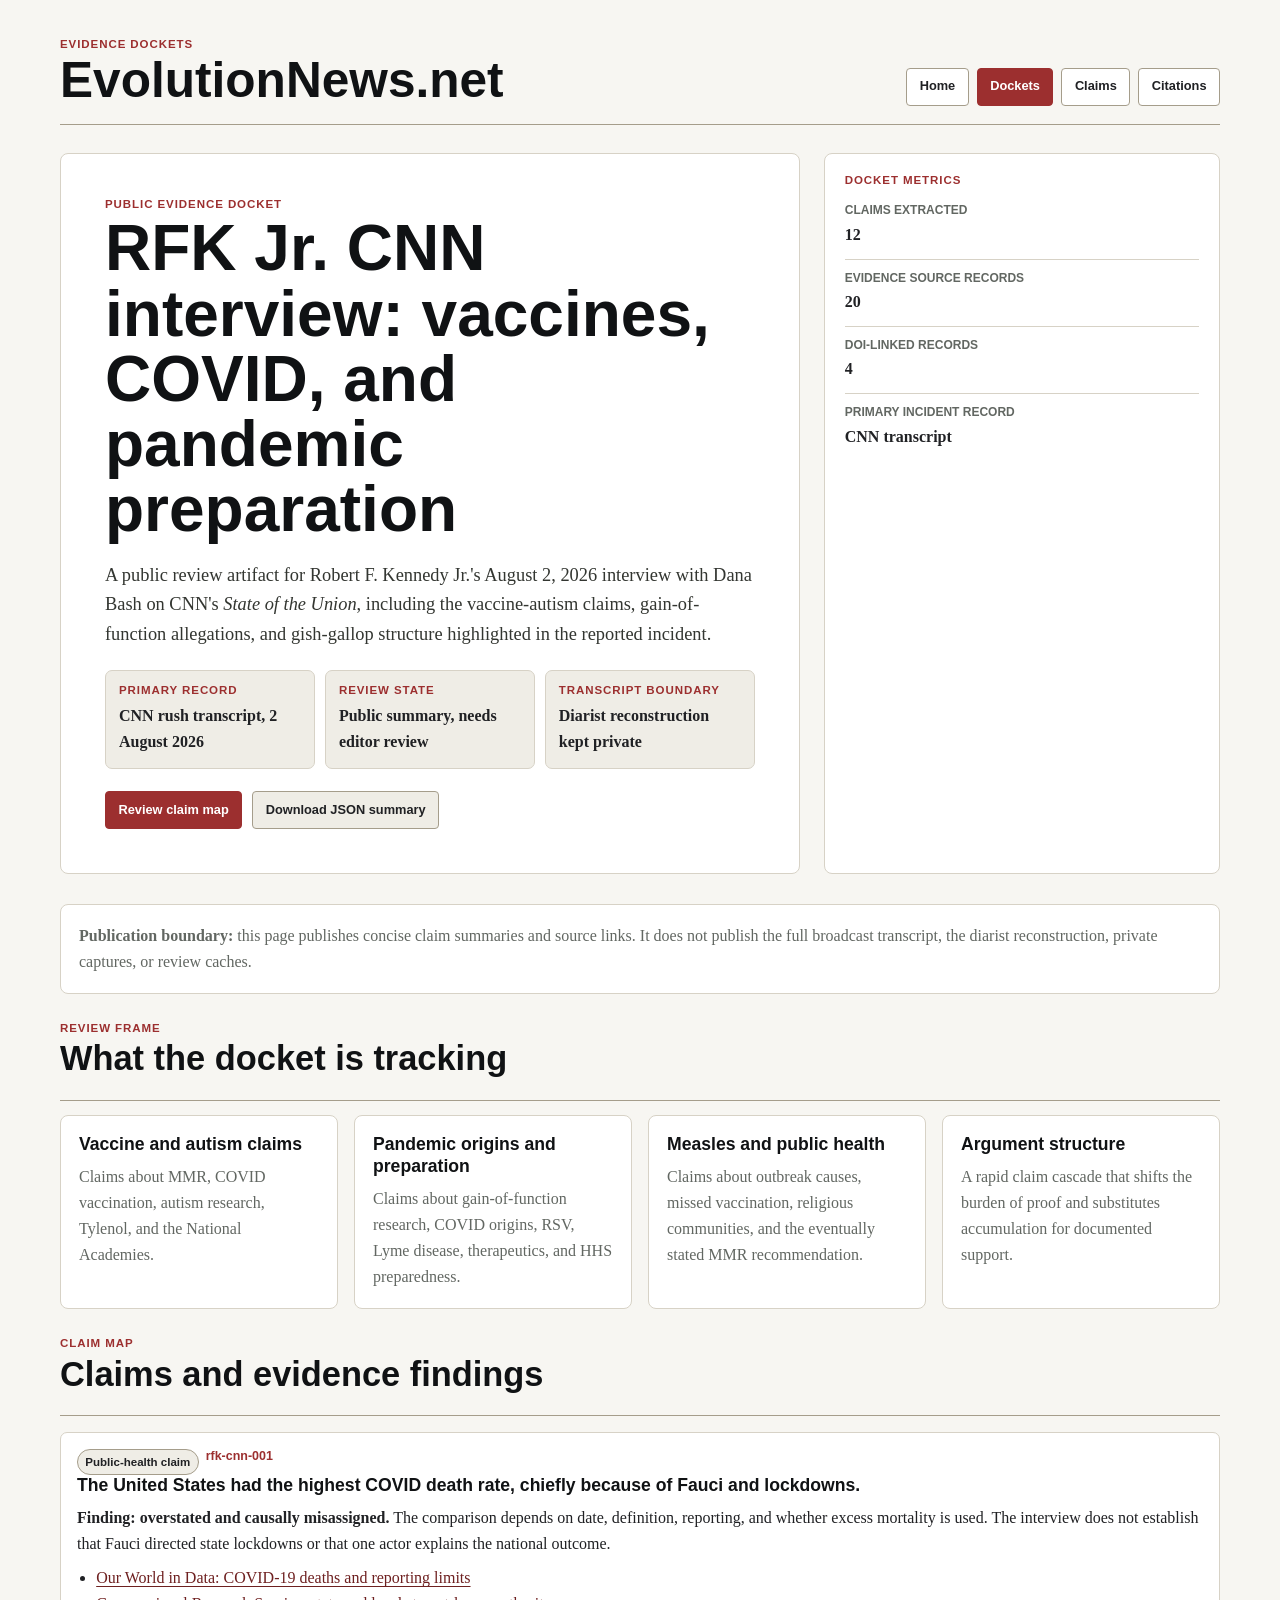
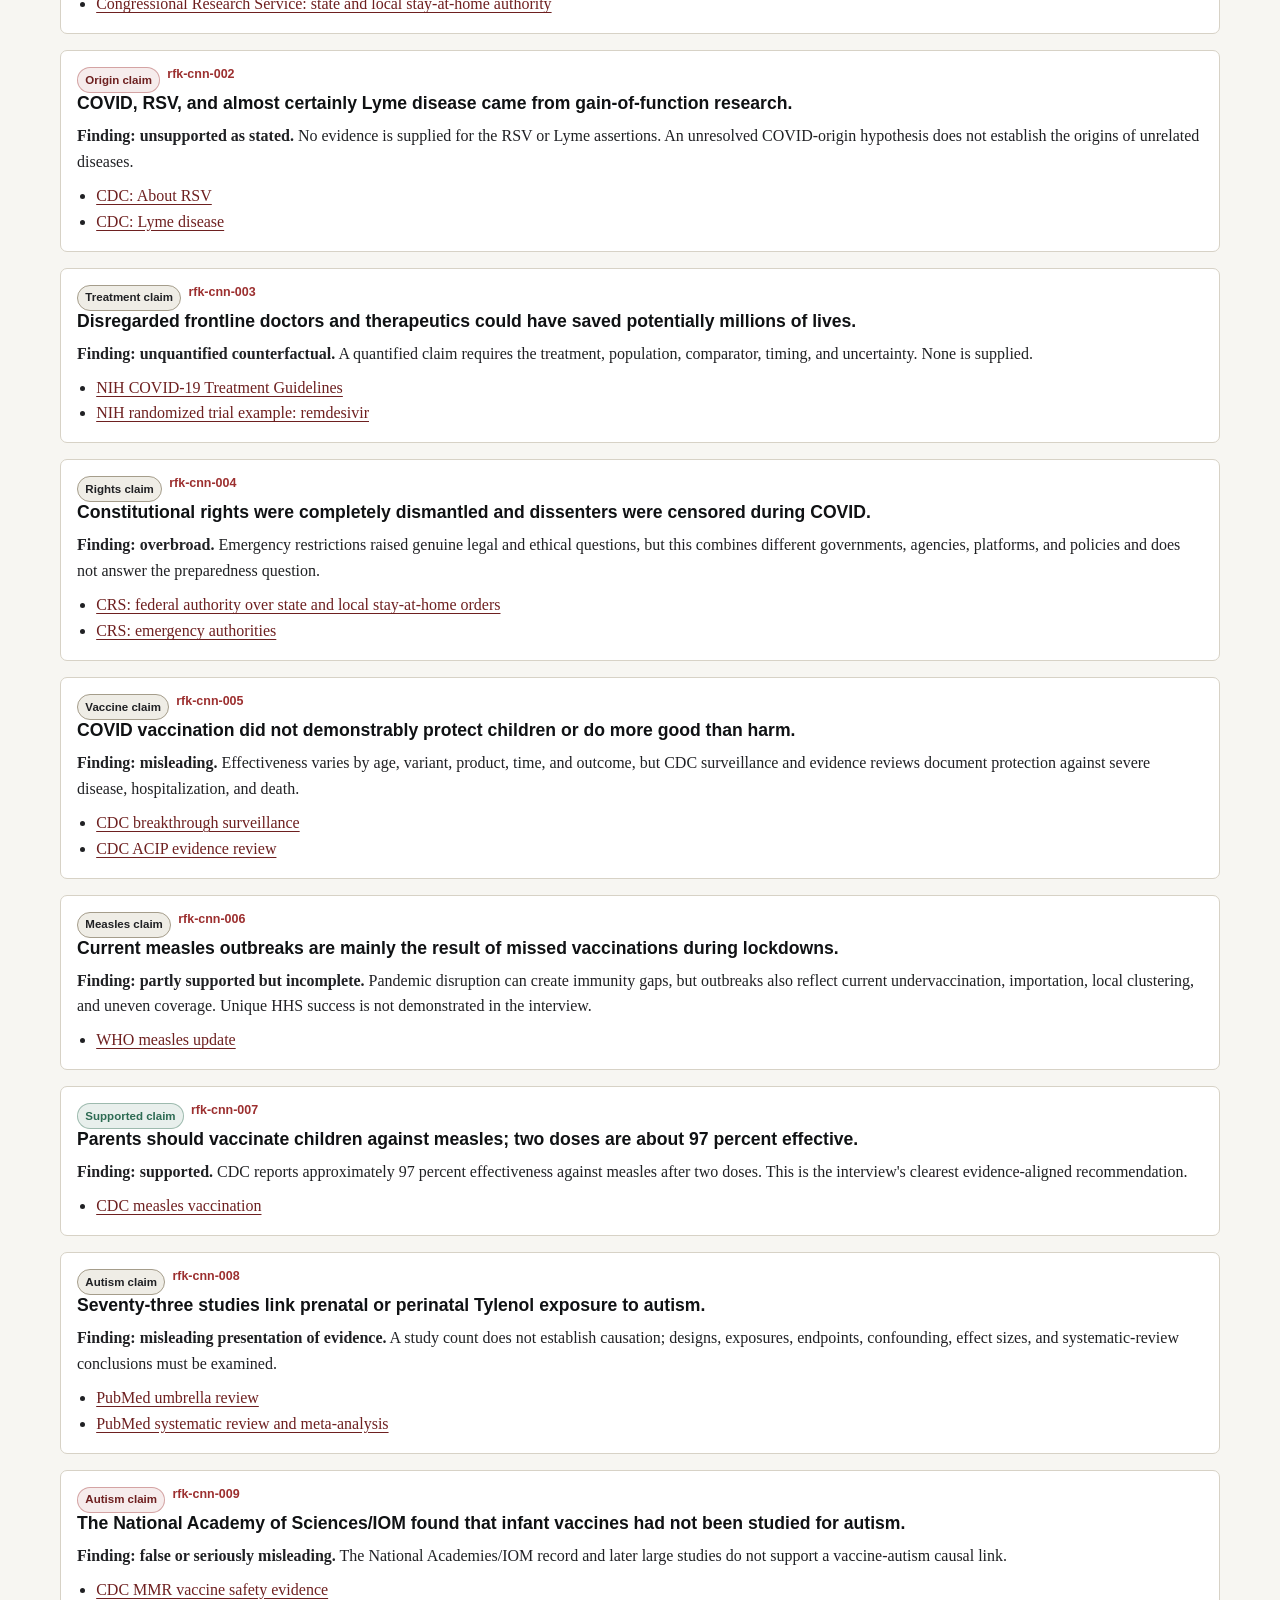
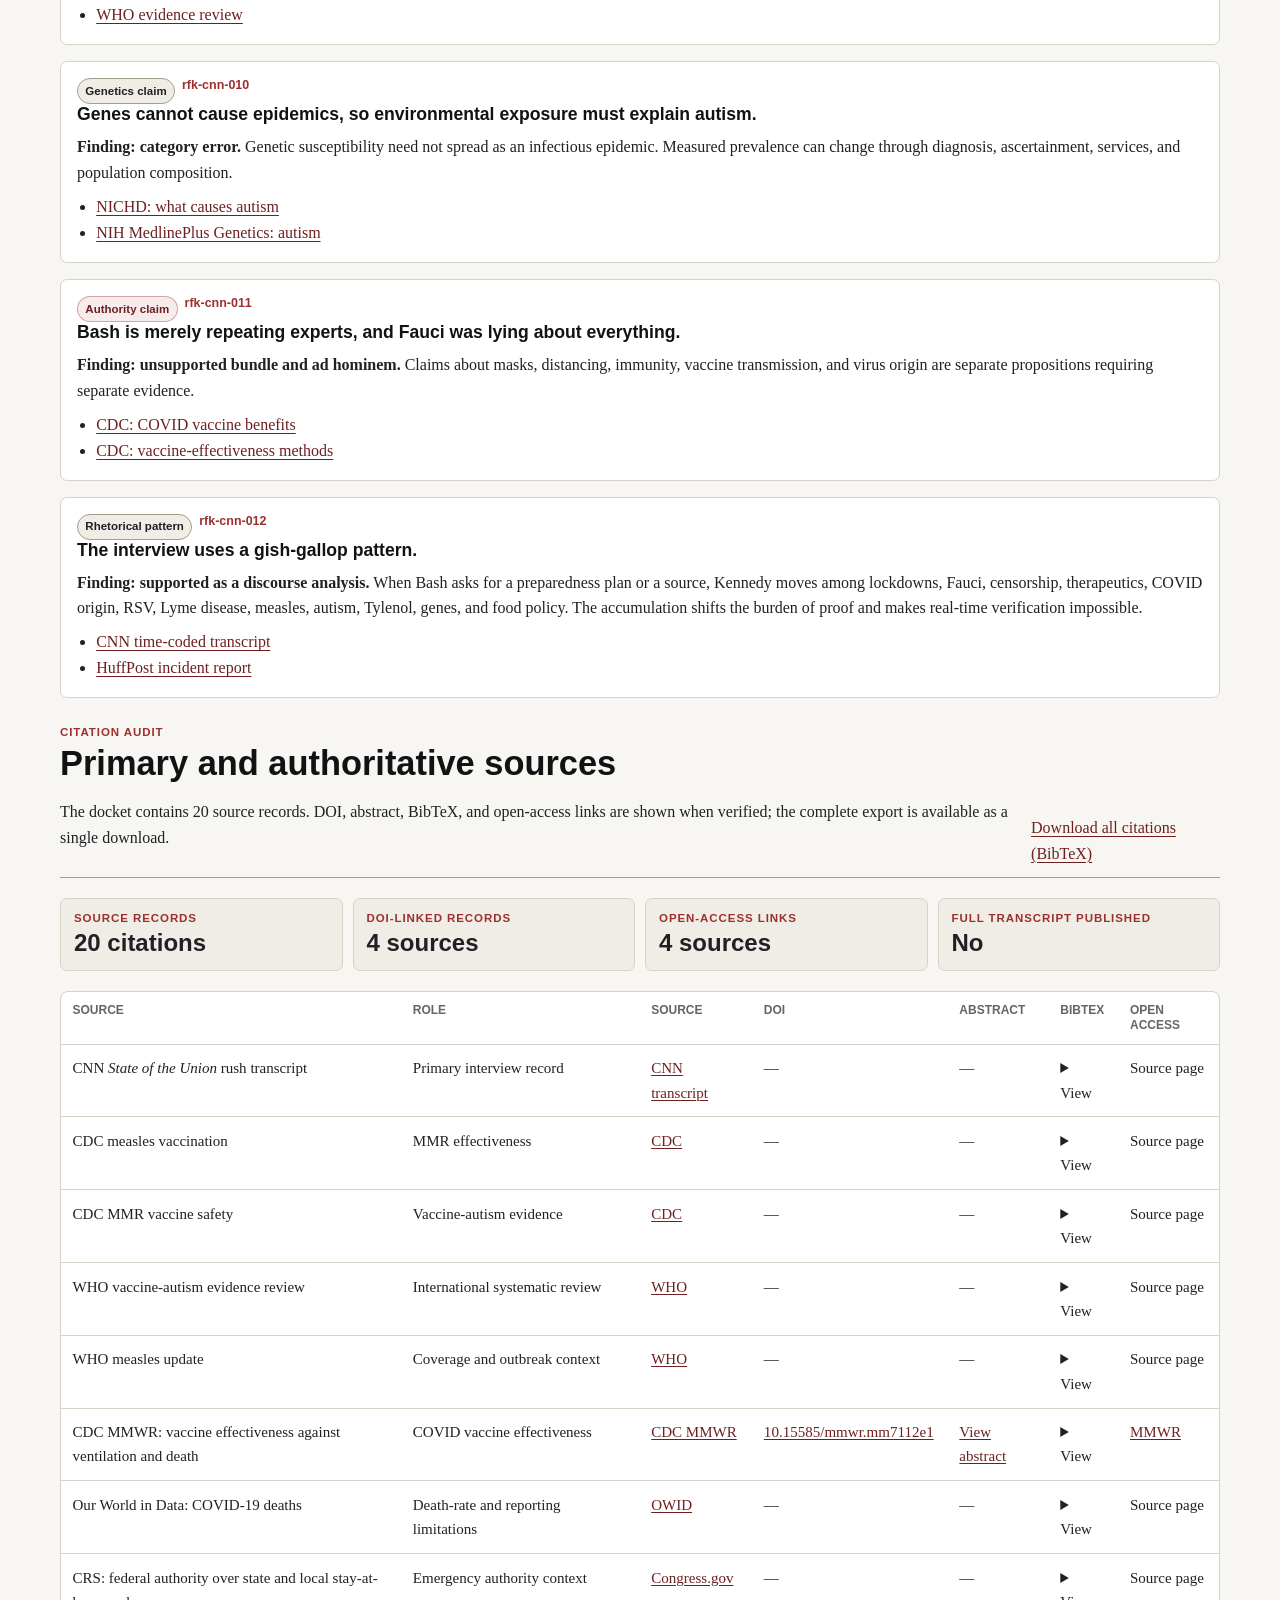
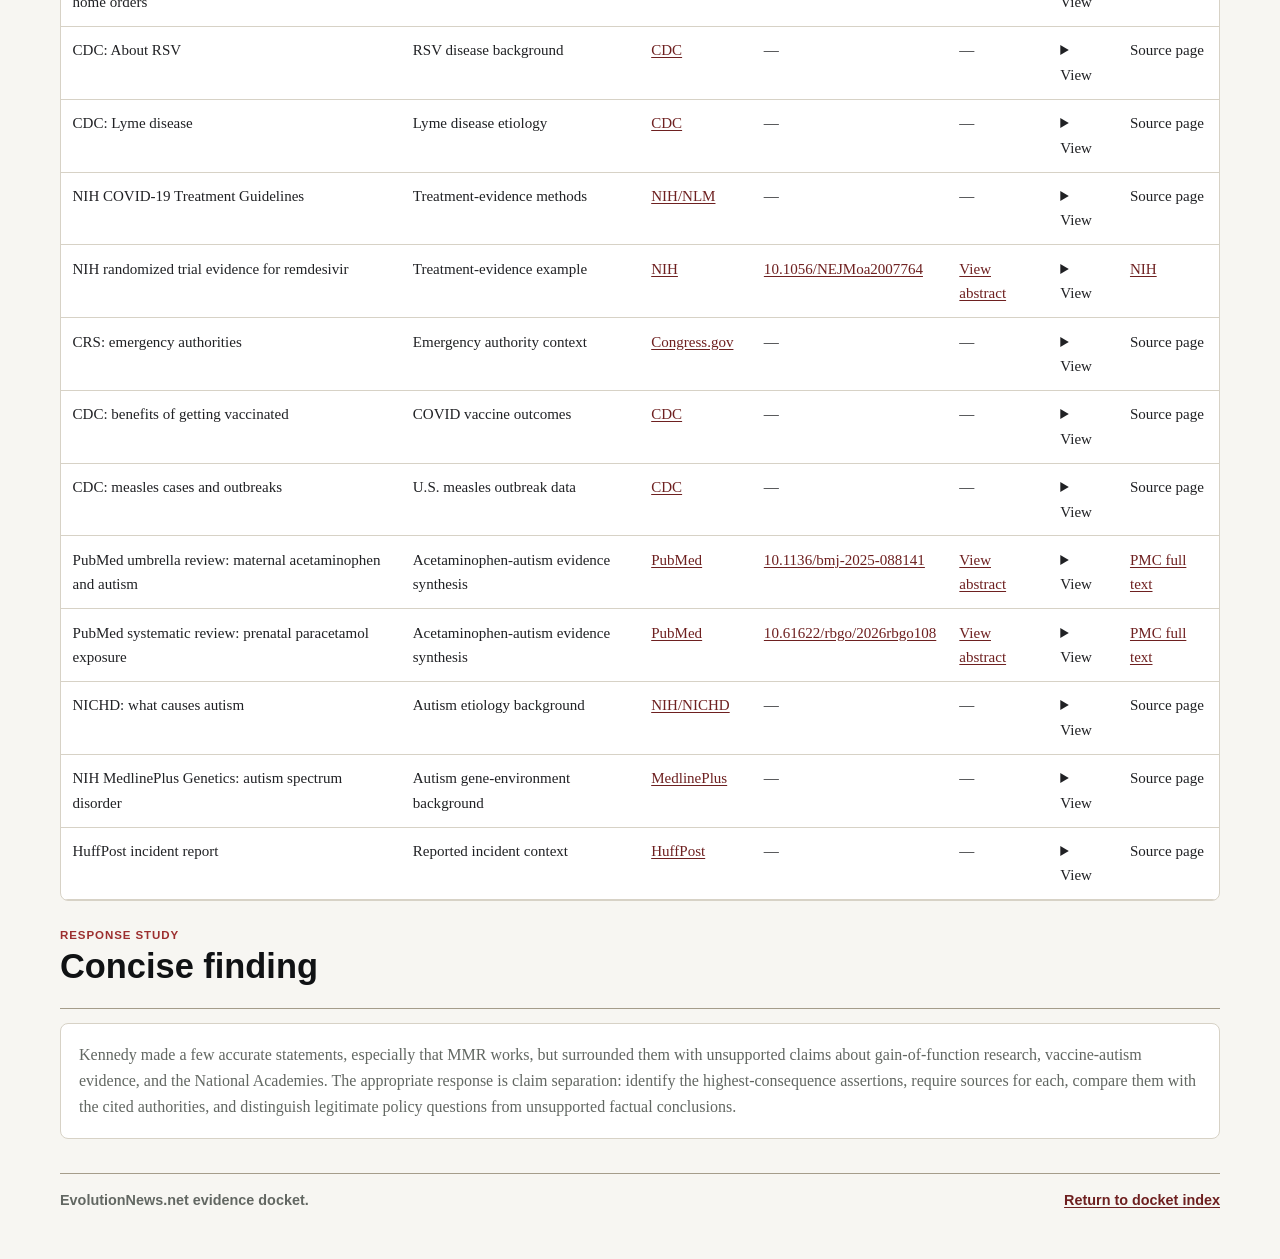
<file: dockets/rfk-jr-cnn-vaccine-gish-gallop/index.html>
<!DOCTYPE html>
<html lang="en">
<head>
  <meta charset="utf-8">
  <meta name="viewport" content="width=device-width, initial-scale=1">
  <title>RFK Jr. CNN Vaccine Interview Evidence Docket - EvolutionNews.net</title>
  <meta name="description" content="Public evidence docket reviewing claims and argumentative patterns in Robert F. Kennedy Jr.'s August 2026 CNN interview with Dana Bash.">
  <link rel="stylesheet" href="../../assets/theme.css">
</head>
<body>
  <a class="skip-link" href="#main">Skip to content</a>
  <div class="site-shell">
    <header class="site-header">
      <a class="brand" href="/"><span class="brand-kicker">Evidence dockets</span><span class="brand-title">EvolutionNews.net</span></a>
      <nav class="top-nav" aria-label="Primary navigation"><a href="/">Home</a><a href="/dockets/" aria-current="page">Dockets</a><a href="#claims">Claims</a><a href="#citations">Citations</a></nav>
    </header>
    <main id="main">
      <section class="hero">
        <div class="hero-copy">
          <p class="eyebrow">Public evidence docket</p>
          <h1>RFK Jr. CNN interview: vaccines, COVID, and pandemic preparation</h1>
          <p class="lede">A public review artifact for Robert F. Kennedy Jr.'s August 2, 2026 interview with Dana Bash on CNN's <em>State of the Union</em>, including the vaccine-autism claims, gain-of-function allegations, and gish-gallop structure highlighted in the reported incident.</p>
          <div class="status-strip">
            <div><p class="status-label">Primary record</p><strong>CNN rush transcript, 2 August 2026</strong></div>
            <div><p class="status-label">Review state</p><strong>Public summary, needs editor review</strong></div>
            <div><p class="status-label">Transcript boundary</p><strong>Diarist reconstruction kept private</strong></div>
          </div>
          <div class="button-row"><a class="button-link primary" href="#claims">Review claim map</a><a class="button-link secondary" href="docket-summary.json">Download JSON summary</a></div>
        </div>
        <aside class="dossier" aria-label="Docket metrics"><p class="eyebrow">Docket metrics</p><dl><div><dt>Claims extracted</dt><dd>12</dd></div><div><dt>Evidence source records</dt><dd>20</dd></div><div><dt>DOI-linked records</dt><dd>4</dd></div><div><dt>Primary incident record</dt><dd>CNN transcript</dd></div></dl></aside>
      </section>
      <section class="notice"><p><strong>Publication boundary:</strong> this page publishes concise claim summaries and source links. It does not publish the full broadcast transcript, the diarist reconstruction, private captures, or review caches.</p></section>
      <section class="section"><div class="section-header"><div><p class="eyebrow">Review frame</p><h2>What the docket is tracking</h2></div></div><div class="grid">
        <article class="panel"><h3>Vaccine and autism claims</h3><p>Claims about MMR, COVID vaccination, autism research, Tylenol, and the National Academies.</p></article>
        <article class="panel"><h3>Pandemic origins and preparation</h3><p>Claims about gain-of-function research, COVID origins, RSV, Lyme disease, therapeutics, and HHS preparedness.</p></article>
        <article class="panel"><h3>Measles and public health</h3><p>Claims about outbreak causes, missed vaccination, religious communities, and the eventually stated MMR recommendation.</p></article>
        <article class="panel"><h3>Argument structure</h3><p>A rapid claim cascade that shifts the burden of proof and substitutes accumulation for documented support.</p></article>
      </div></section>
      <section class="section" id="claims"><div class="section-header"><div><p class="eyebrow">Claim map</p><h2>Claims and evidence findings</h2></div></div>
        <article class="claim-card"><div class="badge-row"><span class="badge">Public-health claim</span><span class="claim-id">rfk-cnn-001</span></div><h3>The United States had the highest COVID death rate, chiefly because of Fauci and lockdowns.</h3><p><strong>Finding: overstated and causally misassigned.</strong> The comparison depends on date, definition, reporting, and whether excess mortality is used. The interview does not establish that Fauci directed state lockdowns or that one actor explains the national outcome.</p><ul><li><a href="https://ourworldindata.org/covid-deaths">Our World in Data: COVID-19 deaths and reporting limits</a></li><li><a href="https://www.congress.gov/crs-product/LSB10469">Congressional Research Service: state and local stay-at-home authority</a></li></ul></article>
        <article class="claim-card"><div class="badge-row"><span class="badge red">Origin claim</span><span class="claim-id">rfk-cnn-002</span></div><h3>COVID, RSV, and almost certainly Lyme disease came from gain-of-function research.</h3><p><strong>Finding: unsupported as stated.</strong> No evidence is supplied for the RSV or Lyme assertions. An unresolved COVID-origin hypothesis does not establish the origins of unrelated diseases.</p><ul><li><a href="https://www.cdc.gov/rsv/about/index.html">CDC: About RSV</a></li><li><a href="https://www.cdc.gov/lyme/">CDC: Lyme disease</a></li></ul></article>
        <article class="claim-card"><div class="badge-row"><span class="badge">Treatment claim</span><span class="claim-id">rfk-cnn-003</span></div><h3>Disregarded frontline doctors and therapeutics could have saved potentially millions of lives.</h3><p><strong>Finding: unquantified counterfactual.</strong> A quantified claim requires the treatment, population, comparator, timing, and uncertainty. None is supplied.</p><ul><li><a href="https://www.ncbi.nlm.nih.gov/books/NBK570371/">NIH COVID-19 Treatment Guidelines</a></li><li><a href="https://www.nih.gov/news-events/nih-research-matters/final-report-confirms-remdesivir-benefits-covid-19">NIH randomized trial example: remdesivir</a></li></ul></article>
        <article class="claim-card"><div class="badge-row"><span class="badge">Rights claim</span><span class="claim-id">rfk-cnn-004</span></div><h3>Constitutional rights were completely dismantled and dissenters were censored during COVID.</h3><p><strong>Finding: overbroad.</strong> Emergency restrictions raised genuine legal and ethical questions, but this combines different governments, agencies, platforms, and policies and does not answer the preparedness question.</p><ul><li><a href="https://www.congress.gov/crs-product/LSB10469">CRS: federal authority over state and local stay-at-home orders</a></li><li><a href="https://www.congress.gov/crs-product/R46379">CRS: emergency authorities</a></li></ul></article>
        <article class="claim-card"><div class="badge-row"><span class="badge">Vaccine claim</span><span class="claim-id">rfk-cnn-005</span></div><h3>COVID vaccination did not demonstrably protect children or do more good than harm.</h3><p><strong>Finding: misleading.</strong> Effectiveness varies by age, variant, product, time, and outcome, but CDC surveillance and evidence reviews document protection against severe disease, hospitalization, and death.</p><ul><li><a href="https://www.cdc.gov/mmwr/volumes/70/wr/mm7037e1.htm">CDC breakthrough surveillance</a></li><li><a href="https://www.cdc.gov/acip/evidence-to-recommendations/covid-19-pfizer-biontech-etr.html">CDC ACIP evidence review</a></li></ul></article>
        <article class="claim-card"><div class="badge-row"><span class="badge">Measles claim</span><span class="claim-id">rfk-cnn-006</span></div><h3>Current measles outbreaks are mainly the result of missed vaccinations during lockdowns.</h3><p><strong>Finding: partly supported but incomplete.</strong> Pandemic disruption can create immunity gaps, but outbreaks also reflect current undervaccination, importation, local clustering, and uneven coverage. Unique HHS success is not demonstrated in the interview.</p><ul><li><a href="https://www.who.int/news/item/28-11-2025-measles-deaths-down-88--since-2000--but-cases-surge">WHO measles update</a></li></ul></article>
        <article class="claim-card"><div class="badge-row"><span class="badge green">Supported claim</span><span class="claim-id">rfk-cnn-007</span></div><h3>Parents should vaccinate children against measles; two doses are about 97 percent effective.</h3><p><strong>Finding: supported.</strong> CDC reports approximately 97 percent effectiveness against measles after two doses. This is the interview's clearest evidence-aligned recommendation.</p><ul><li><a href="https://www.cdc.gov/measles/vaccines/index.html">CDC measles vaccination</a></li></ul></article>
        <article class="claim-card"><div class="badge-row"><span class="badge">Autism claim</span><span class="claim-id">rfk-cnn-008</span></div><h3>Seventy-three studies link prenatal or perinatal Tylenol exposure to autism.</h3><p><strong>Finding: misleading presentation of evidence.</strong> A study count does not establish causation; designs, exposures, endpoints, confounding, effect sizes, and systematic-review conclusions must be examined.</p><ul><li><a href="https://pubmed.ncbi.nlm.nih.gov/41207796/">PubMed umbrella review</a></li><li><a href="https://pubmed.ncbi.nlm.nih.gov/42500177/">PubMed systematic review and meta-analysis</a></li></ul></article>
        <article class="claim-card"><div class="badge-row"><span class="badge red">Autism claim</span><span class="claim-id">rfk-cnn-009</span></div><h3>The National Academy of Sciences/IOM found that infant vaccines had not been studied for autism.</h3><p><strong>Finding: false or seriously misleading.</strong> The National Academies/IOM record and later large studies do not support a vaccine-autism causal link.</p><ul><li><a href="https://www.cdc.gov/vaccine-safety/vaccines/mmr.html">CDC MMR vaccine safety evidence</a></li><li><a href="https://www.who.int/news/item/11-12-2025-who-expert-group-s-new-analysis-reaffirms-there-is-no-link-between-vaccines-and-autism">WHO evidence review</a></li></ul></article>
        <article class="claim-card"><div class="badge-row"><span class="badge">Genetics claim</span><span class="claim-id">rfk-cnn-010</span></div><h3>Genes cannot cause epidemics, so environmental exposure must explain autism.</h3><p><strong>Finding: category error.</strong> Genetic susceptibility need not spread as an infectious epidemic. Measured prevalence can change through diagnosis, ascertainment, services, and population composition.</p><ul><li><a href="https://www.nichd.nih.gov/health/topics/autism/conditioninfo/causes">NICHD: what causes autism</a></li><li><a href="https://medlineplus.gov/genetics/condition/autism-spectrum-disorder/">NIH MedlinePlus Genetics: autism</a></li></ul></article>
        <article class="claim-card"><div class="badge-row"><span class="badge red">Authority claim</span><span class="claim-id">rfk-cnn-011</span></div><h3>Bash is merely repeating experts, and Fauci was lying about everything.</h3><p><strong>Finding: unsupported bundle and ad hominem.</strong> Claims about masks, distancing, immunity, vaccine transmission, and virus origin are separate propositions requiring separate evidence.</p><ul><li><a href="https://www.cdc.gov/covid/vaccines/benefits.html">CDC: COVID vaccine benefits</a></li><li><a href="https://www.cdc.gov/covid/php/surveillance/vaccine-effectiveness.html">CDC: vaccine-effectiveness methods</a></li></ul></article>
        <article class="claim-card"><div class="badge-row"><span class="badge">Rhetorical pattern</span><span class="claim-id">rfk-cnn-012</span></div><h3>The interview uses a gish-gallop pattern.</h3><p><strong>Finding: supported as a discourse analysis.</strong> When Bash asks for a preparedness plan or a source, Kennedy moves among lockdowns, Fauci, censorship, therapeutics, COVID origin, RSV, Lyme disease, measles, autism, Tylenol, genes, and food policy. The accumulation shifts the burden of proof and makes real-time verification impossible.</p><ul><li><a href="https://transcripts.cnn.com/show/sotu/date/2026-08-02/segment/01">CNN time-coded transcript</a></li><li><a href="https://www.huffpost.com/entry/rfk-jr-gish-gallop-cnn-interview_l_6a7099d0e4b07f032143c9e4">HuffPost incident report</a></li></ul></article>
      </section>
      <section class="section" id="citations"><div class="section-header"><div><p class="eyebrow">Citation audit</p><h2>Primary and authoritative sources</h2><p class="section-intro">The docket contains 20 source records. DOI, abstract, BibTeX, and open-access links are shown when verified; the complete export is available as a single download.</p></div><a class="button" href="citations.bib" download>Download all citations (BibTeX)</a></div><div class="metrics"><div><p class="status-label">Source records</p><strong>20 citations</strong></div><div><p class="status-label">DOI-linked records</p><strong>4 sources</strong></div><div><p class="status-label">Open-access links</p><strong>4 sources</strong></div><div><p class="status-label">Full transcript published</p><strong>No</strong></div></div><div class="citation-table-wrap"><table class="citation-table"><thead><tr><th>Source</th><th>Role</th><th>Source</th><th>DOI</th><th>Abstract</th><th>BibTeX</th><th>Open access</th></tr></thead><tbody>
        <tr><td>CNN <em>State of the Union</em> rush transcript</td><td>Primary interview record</td><td><a href="https://transcripts.cnn.com/show/sotu/date/2026-08-02/segment/01">CNN transcript</a></td><td>—</td><td>—</td><td><details><summary>View</summary><pre>@misc{cnn2026rfk}</pre></details></td><td>Source page</td></tr>
        <tr><td>CDC measles vaccination</td><td>MMR effectiveness</td><td><a href="https://www.cdc.gov/measles/vaccines/index.html">CDC</a></td><td>—</td><td>—</td><td><details><summary>View</summary><pre>@misc{cdc_measles_vaccination}</pre></details></td><td>Source page</td></tr>
        <tr><td>CDC MMR vaccine safety</td><td>Vaccine-autism evidence</td><td><a href="https://www.cdc.gov/vaccine-safety/vaccines/mmr.html">CDC</a></td><td>—</td><td>—</td><td><details><summary>View</summary><pre>@misc{cdc_mmr_safety}</pre></details></td><td>Source page</td></tr>
        <tr><td>WHO vaccine-autism evidence review</td><td>International systematic review</td><td><a href="https://www.who.int/news/item/11-12-2025-who-expert-group-s-new-analysis-reaffirms-there-is-no-link-between-vaccines-and-autism">WHO</a></td><td>—</td><td>—</td><td><details><summary>View</summary><pre>@misc{who_vaccine_autism}</pre></details></td><td>Source page</td></tr>
        <tr><td>WHO measles update</td><td>Coverage and outbreak context</td><td><a href="https://www.who.int/news/item/28-11-2025-measles-deaths-down-88--since-2000--but-cases-surge">WHO</a></td><td>—</td><td>—</td><td><details><summary>View</summary><pre>@misc{who_measles_update}</pre></details></td><td>Source page</td></tr>
        <tr><td>CDC MMWR: vaccine effectiveness against ventilation and death</td><td>COVID vaccine effectiveness</td><td><a href="https://www.cdc.gov/mmwr/volumes/71/wr/mm7112e1.htm">CDC MMWR</a></td><td><a href="https://doi.org/10.15585/mmwr.mm7112e1">10.15585/mmwr.mm7112e1</a></td><td><a href="https://www.cdc.gov/mmwr/volumes/71/wr/mm7112e1.htm">View abstract</a></td><td><details><summary>View</summary><pre>@article{tenforde2022covid}</pre></details></td><td><a href="https://www.cdc.gov/mmwr/volumes/71/wr/mm7112e1.htm">MMWR</a></td></tr>
        <tr><td>Our World in Data: COVID-19 deaths</td><td>Death-rate and reporting limitations</td><td><a href="https://ourworldindata.org/covid-deaths">OWID</a></td><td>—</td><td>—</td><td><details><summary>View</summary><pre>@misc{owid_covid_deaths}</pre></details></td><td>Source page</td></tr>
        <tr><td>CRS: federal authority over state and local stay-at-home orders</td><td>Emergency authority context</td><td><a href="https://www.congress.gov/crs-product/LSB10469">Congress.gov</a></td><td>—</td><td>—</td><td><details><summary>View</summary><pre>@misc{crs_stay_at_home}</pre></details></td><td>Source page</td></tr>
        <tr><td>CDC: About RSV</td><td>RSV disease background</td><td><a href="https://www.cdc.gov/rsv/about/index.html">CDC</a></td><td>—</td><td>—</td><td><details><summary>View</summary><pre>@misc{cdc_rsv}</pre></details></td><td>Source page</td></tr>
        <tr><td>CDC: Lyme disease</td><td>Lyme disease etiology</td><td><a href="https://www.cdc.gov/lyme/">CDC</a></td><td>—</td><td>—</td><td><details><summary>View</summary><pre>@misc{cdc_lyme}</pre></details></td><td>Source page</td></tr>
        <tr><td>NIH COVID-19 Treatment Guidelines</td><td>Treatment-evidence methods</td><td><a href="https://www.ncbi.nlm.nih.gov/books/NBK570371/">NIH/NLM</a></td><td>—</td><td>—</td><td><details><summary>View</summary><pre>@misc{nih_covid_treatment_guidelines}</pre></details></td><td>Source page</td></tr>
        <tr><td>NIH randomized trial evidence for remdesivir</td><td>Treatment-evidence example</td><td><a href="https://www.nih.gov/news-events/nih-research-matters/final-report-confirms-remdesivir-benefits-covid-19">NIH</a></td><td><a href="https://doi.org/10.1056/NEJMoa2007764">10.1056/NEJMoa2007764</a></td><td><a href="https://pubmed.ncbi.nlm.nih.gov/32445440/">View abstract</a></td><td><details><summary>View</summary><pre>@article{beigel2020remdesivir}</pre></details></td><td><a href="https://www.nih.gov/news-events/nih-research-matters/final-report-confirms-remdesivir-benefits-covid-19">NIH</a></td></tr>
        <tr><td>CRS: emergency authorities</td><td>Emergency authority context</td><td><a href="https://www.congress.gov/crs-product/R46379">Congress.gov</a></td><td>—</td><td>—</td><td><details><summary>View</summary><pre>@misc{crs_emergency_authorities}</pre></details></td><td>Source page</td></tr>
        <tr><td>CDC: benefits of getting vaccinated</td><td>COVID vaccine outcomes</td><td><a href="https://www.cdc.gov/covid/vaccines/benefits.html">CDC</a></td><td>—</td><td>—</td><td><details><summary>View</summary><pre>@misc{cdc_vaccine_benefits}</pre></details></td><td>Source page</td></tr>
        <tr><td>CDC: measles cases and outbreaks</td><td>U.S. measles outbreak data</td><td><a href="https://www.cdc.gov/measles/data-research/index.html">CDC</a></td><td>—</td><td>—</td><td><details><summary>View</summary><pre>@misc{cdc_measles_outbreaks}</pre></details></td><td>Source page</td></tr>
        <tr><td>PubMed umbrella review: maternal acetaminophen and autism</td><td>Acetaminophen-autism evidence synthesis</td><td><a href="https://pubmed.ncbi.nlm.nih.gov/41207796/">PubMed</a></td><td><a href="https://doi.org/10.1136/bmj-2025-088141">10.1136/bmj-2025-088141</a></td><td><a href="https://pubmed.ncbi.nlm.nih.gov/41207796/">View abstract</a></td><td><details><summary>View</summary><pre>@article{sheikh2025maternal}</pre></details></td><td><a href="https://pmc.ncbi.nlm.nih.gov/articles/PMC12838471/">PMC full text</a></td></tr>
        <tr><td>PubMed systematic review: prenatal paracetamol exposure</td><td>Acetaminophen-autism evidence synthesis</td><td><a href="https://pubmed.ncbi.nlm.nih.gov/42500177/">PubMed</a></td><td><a href="https://doi.org/10.61622/rbgo/2026rbgo108">10.61622/rbgo/2026rbgo108</a></td><td><a href="https://pubmed.ncbi.nlm.nih.gov/42500177/">View abstract</a></td><td><details><summary>View</summary><pre>@article{oliveira2026prenatal}</pre></details></td><td><a href="https://pmc.ncbi.nlm.nih.gov/articles/PMC13399481/">PMC full text</a></td></tr>
        <tr><td>NICHD: what causes autism</td><td>Autism etiology background</td><td><a href="https://www.nichd.nih.gov/health/topics/autism/conditioninfo/causes">NIH/NICHD</a></td><td>—</td><td>—</td><td><details><summary>View</summary><pre>@misc{nichd_autism_causes}</pre></details></td><td>Source page</td></tr>
        <tr><td>NIH MedlinePlus Genetics: autism spectrum disorder</td><td>Autism gene-environment background</td><td><a href="https://medlineplus.gov/genetics/condition/autism-spectrum-disorder/">MedlinePlus</a></td><td>—</td><td>—</td><td><details><summary>View</summary><pre>@misc{medlineplus_autism}</pre></details></td><td>Source page</td></tr>
        <tr><td>HuffPost incident report</td><td>Reported incident context</td><td><a href="https://www.huffpost.com/entry/rfk-jr-gish-gallop-cnn-interview_l_6a7099d0e4b07f032143c9e4">HuffPost</a></td><td>—</td><td>—</td><td><details><summary>View</summary><pre>@misc{huffpost_rfk_incident}</pre></details></td><td>Source page</td></tr>
      </tbody></table></div></section>
      <section class="section"><div class="section-header"><div><p class="eyebrow">Response study</p><h2>Concise finding</h2></div></div><div class="panel"><p>Kennedy made a few accurate statements, especially that MMR works, but surrounded them with unsupported claims about gain-of-function research, vaccine-autism evidence, and the National Academies. The appropriate response is claim separation: identify the highest-consequence assertions, require sources for each, compare them with the cited authorities, and distinguish legitimate policy questions from unsupported factual conclusions.</p></div></section>
    </main>
    <footer class="site-footer"><p><strong>EvolutionNews.net</strong> evidence docket.</p><p><a href="/dockets/">Return to docket index</a></p></footer>
  </div>
</body>
</html>
</file>
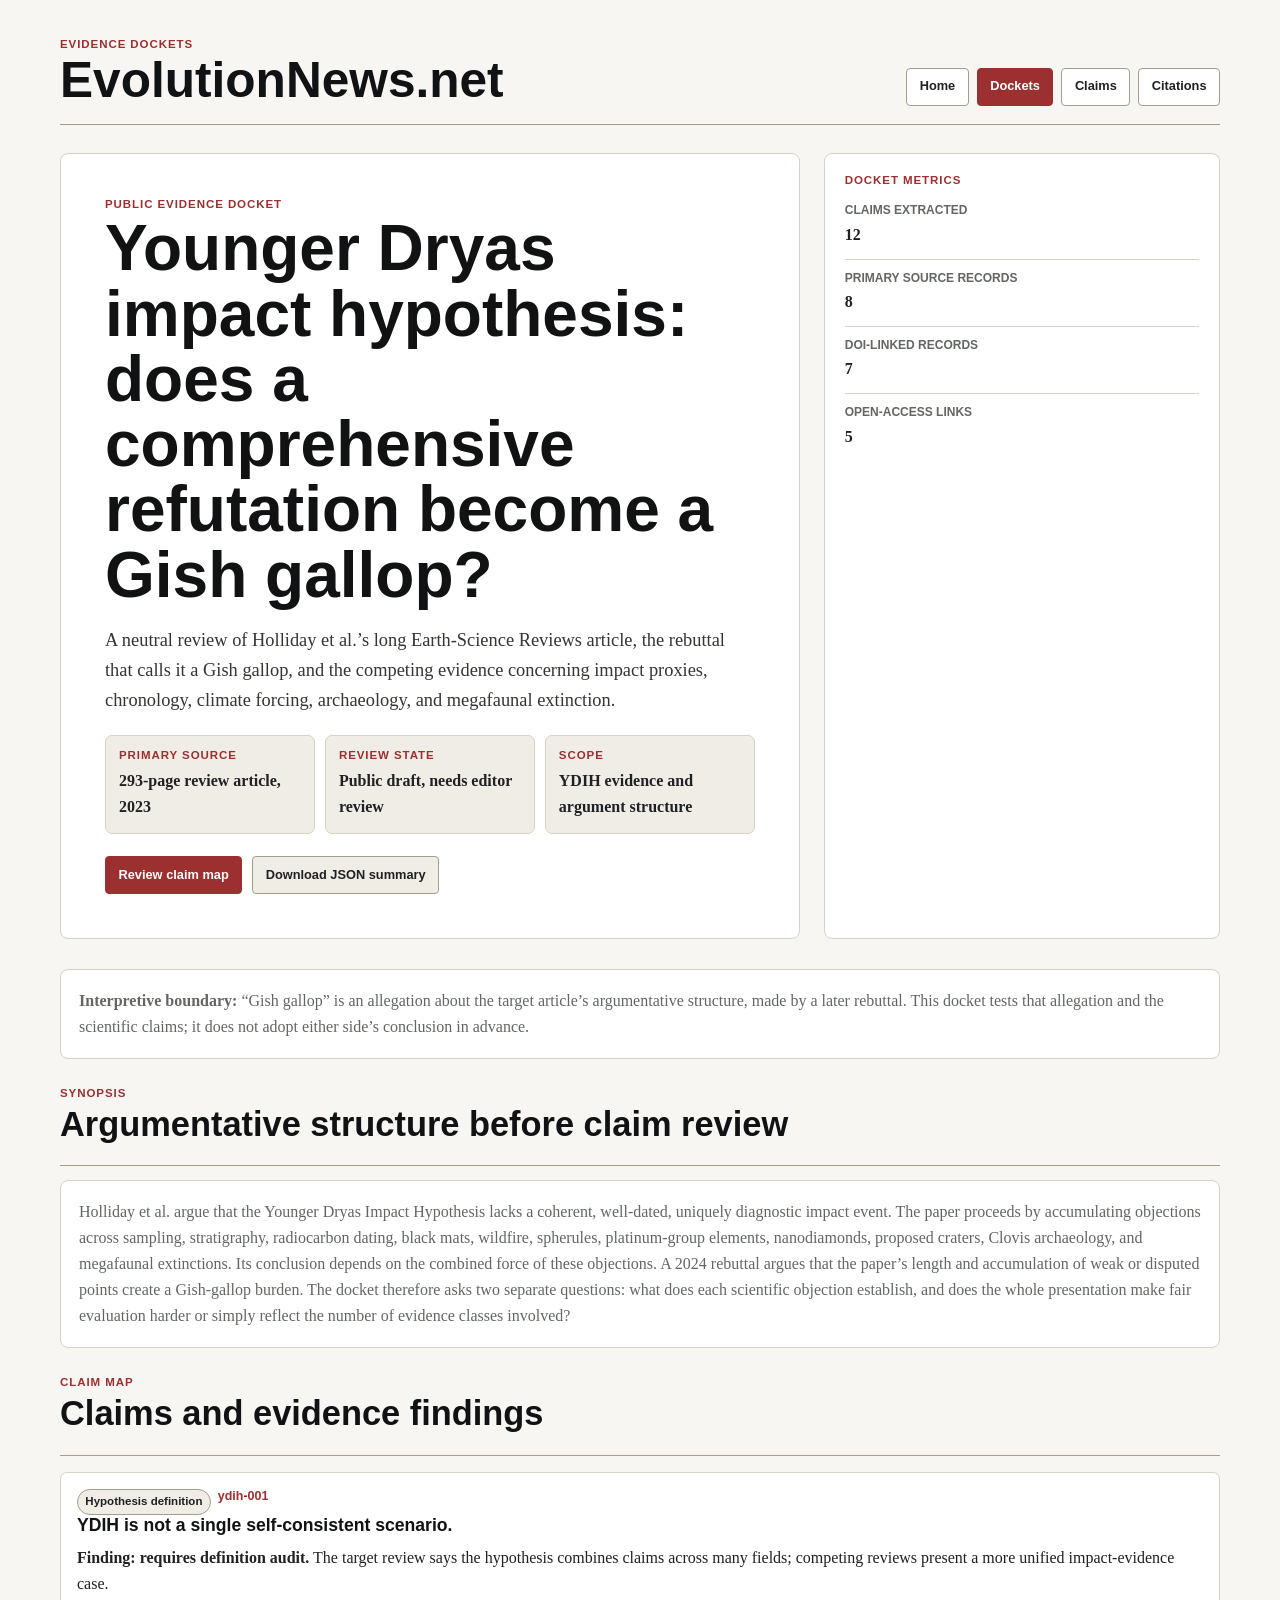
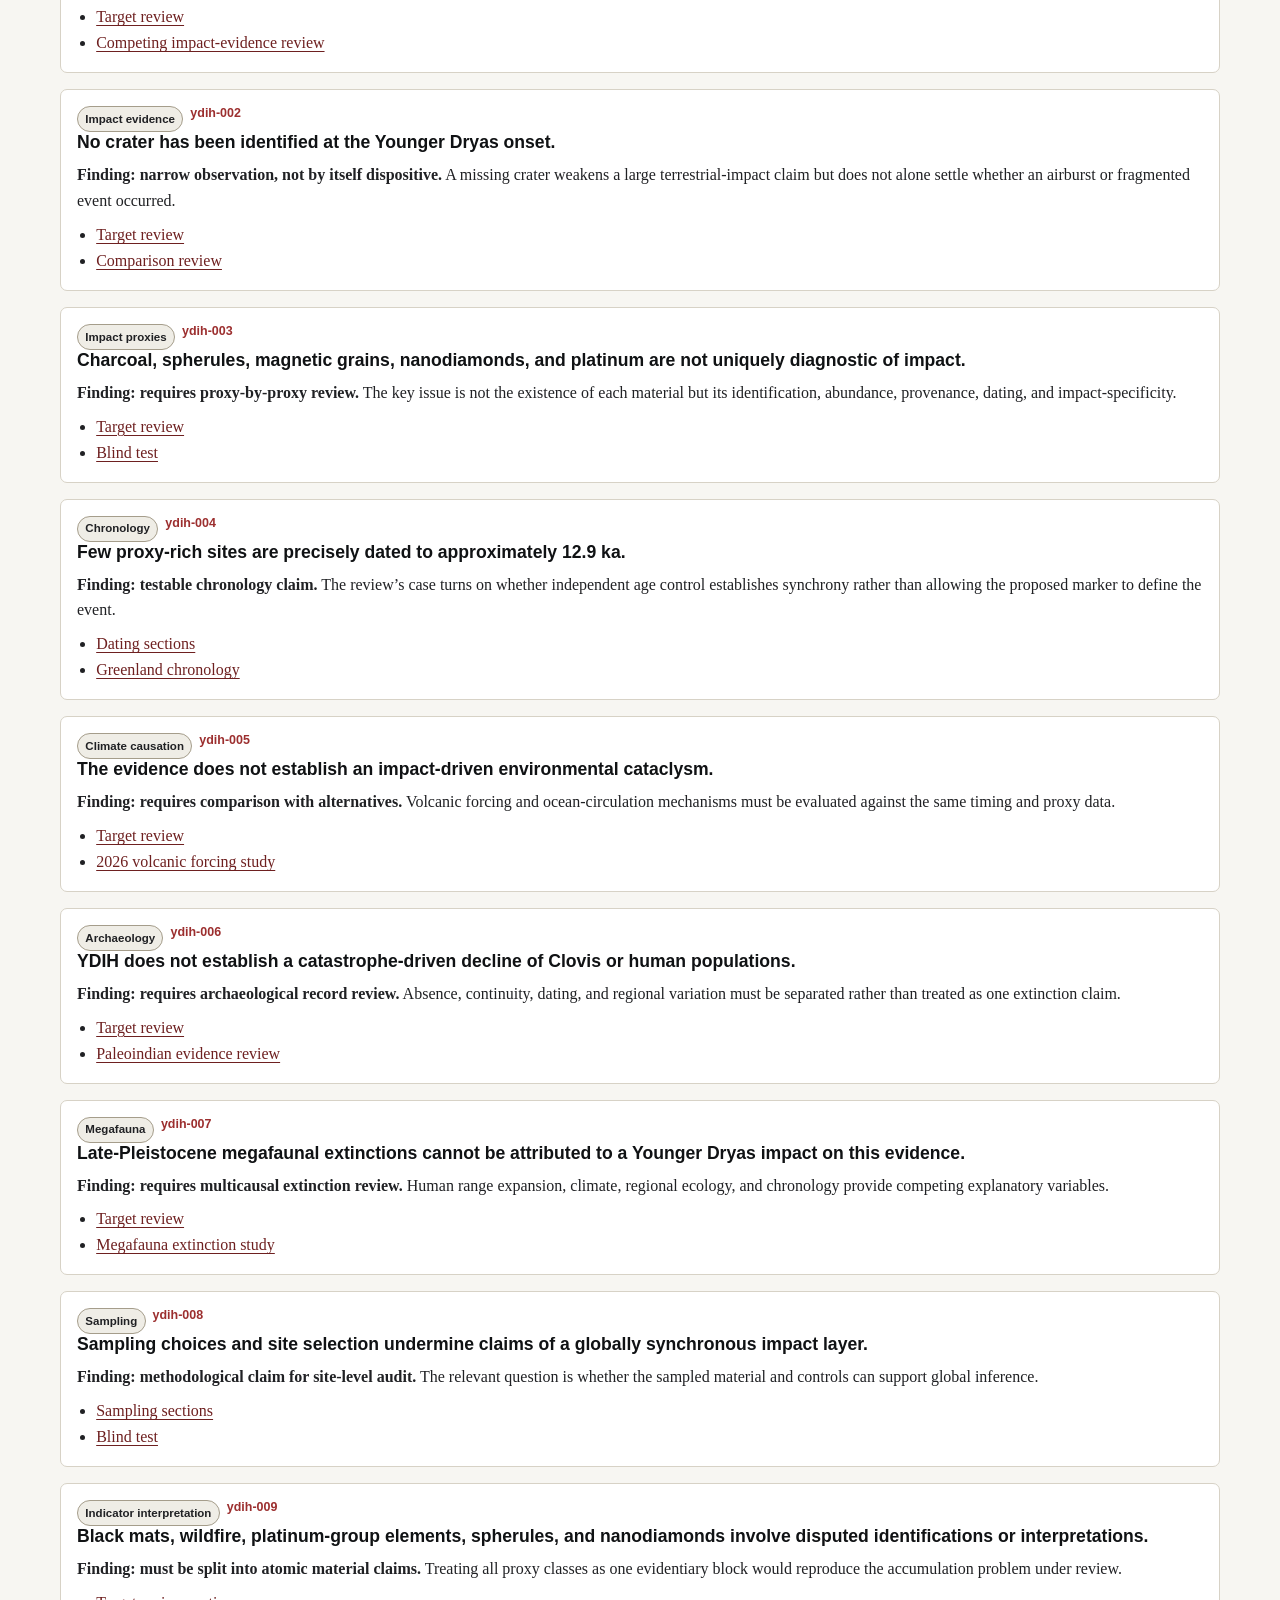
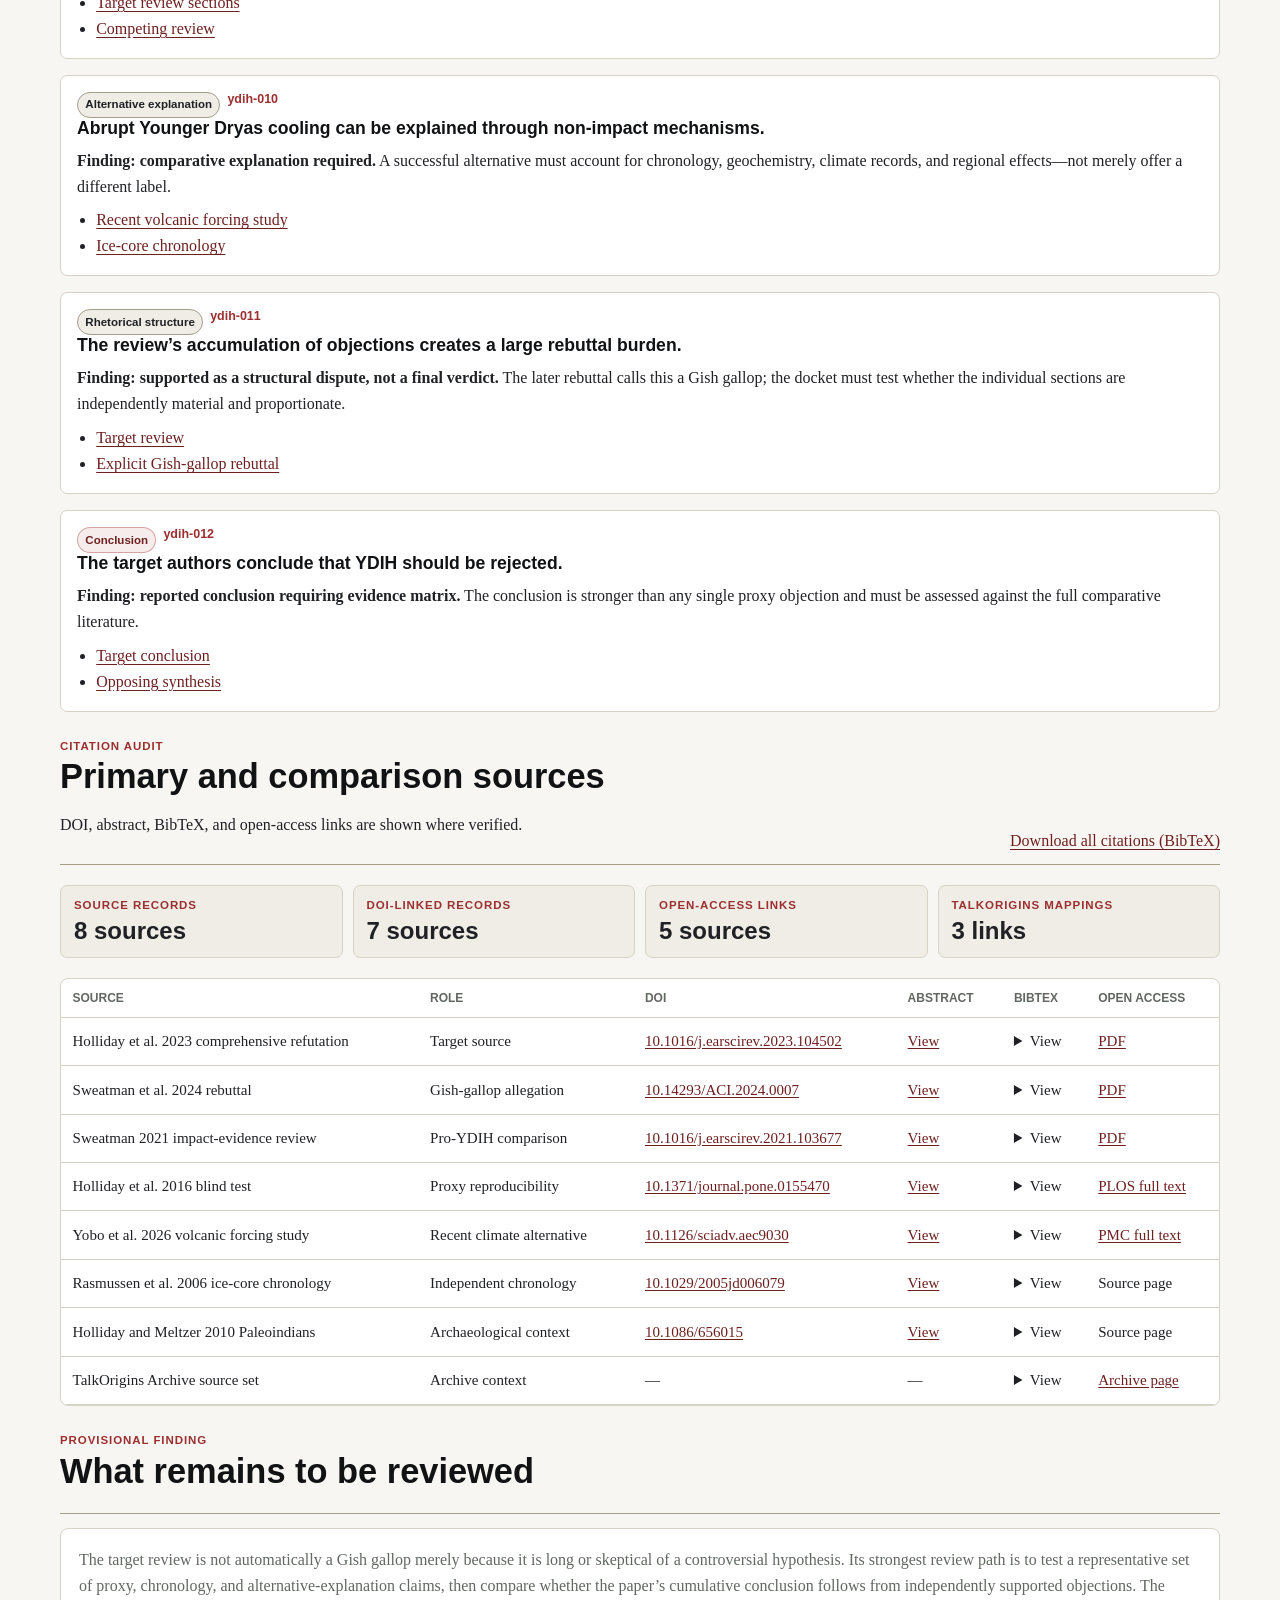
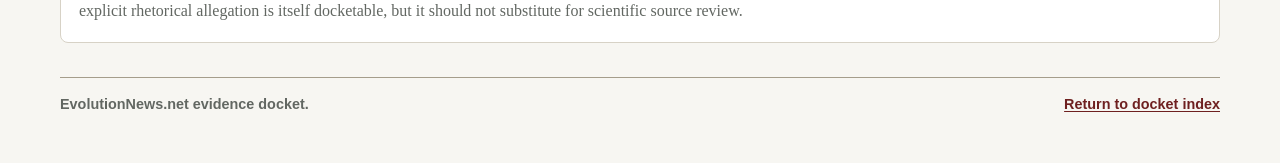
<file: dockets/younger-dryas-impact-gish-gallop/index.html>
<!DOCTYPE html>
<html lang="en">
<head>
  <meta charset="utf-8">
  <meta name="viewport" content="width=device-width, initial-scale=1">
  <title>Younger Dryas Impact Hypothesis Evidence Docket - EvolutionNews.net</title>
  <meta name="description" content="Evidence docket reviewing the comprehensive refutation of the Younger Dryas Impact Hypothesis and the competing claim that its structure constitutes a Gish gallop.">
  <link rel="stylesheet" href="../../assets/theme.css">
</head>
<body>
  <a class="skip-link" href="#main">Skip to content</a>
  <div class="site-shell">
    <header class="site-header"><a class="brand" href="/"><span class="brand-kicker">Evidence dockets</span><span class="brand-title">EvolutionNews.net</span></a><nav class="top-nav" aria-label="Primary navigation"><a href="/">Home</a><a href="/dockets/" aria-current="page">Dockets</a><a href="#claims">Claims</a><a href="#citations">Citations</a></nav></header>
    <main id="main">
      <section class="hero"><div class="hero-copy"><p class="eyebrow">Public evidence docket</p><h1>Younger Dryas impact hypothesis: does a comprehensive refutation become a Gish gallop?</h1><p class="lede">A neutral review of Holliday et al.’s long Earth-Science Reviews article, the rebuttal that calls it a Gish gallop, and the competing evidence concerning impact proxies, chronology, climate forcing, archaeology, and megafaunal extinction.</p><div class="status-strip"><div><p class="status-label">Primary source</p><strong>293-page review article, 2023</strong></div><div><p class="status-label">Review state</p><strong>Public draft, needs editor review</strong></div><div><p class="status-label">Scope</p><strong>YDIH evidence and argument structure</strong></div></div><div class="button-row"><a class="button-link primary" href="#claims">Review claim map</a><a class="button-link secondary" href="docket-summary.json">Download JSON summary</a></div></div><aside class="dossier" aria-label="Docket metrics"><p class="eyebrow">Docket metrics</p><dl><div><dt>Claims extracted</dt><dd>12</dd></div><div><dt>Primary source records</dt><dd>8</dd></div><div><dt>DOI-linked records</dt><dd>7</dd></div><div><dt>Open-access links</dt><dd>5</dd></div></dl></aside></section>
      <section class="notice"><p><strong>Interpretive boundary:</strong> “Gish gallop” is an allegation about the target article’s argumentative structure, made by a later rebuttal. This docket tests that allegation and the scientific claims; it does not adopt either side’s conclusion in advance.</p></section>
      <section class="section"><div class="section-header"><div><p class="eyebrow">Synopsis</p><h2>Argumentative structure before claim review</h2></div></div><div class="panel"><p>Holliday et al. argue that the Younger Dryas Impact Hypothesis lacks a coherent, well-dated, uniquely diagnostic impact event. The paper proceeds by accumulating objections across sampling, stratigraphy, radiocarbon dating, black mats, wildfire, spherules, platinum-group elements, nanodiamonds, proposed craters, Clovis archaeology, and megafaunal extinctions. Its conclusion depends on the combined force of these objections. A 2024 rebuttal argues that the paper’s length and accumulation of weak or disputed points create a Gish-gallop burden. The docket therefore asks two separate questions: what does each scientific objection establish, and does the whole presentation make fair evaluation harder or simply reflect the number of evidence classes involved?</p></div></section>
      <section class="section" id="claims"><div class="section-header"><div><p class="eyebrow">Claim map</p><h2>Claims and evidence findings</h2></div></div>
        <article class="claim-card"><div class="badge-row"><span class="badge">Hypothesis definition</span><span class="claim-id">ydih-001</span></div><h3>YDIH is not a single self-consistent scenario.</h3><p><strong>Finding: requires definition audit.</strong> The target review says the hypothesis combines claims across many fields; competing reviews present a more unified impact-evidence case.</p><ul><li><a href="https://doi.org/10.1016/j.earscirev.2023.104502">Target review</a></li><li><a href="https://doi.org/10.1016/j.earscirev.2021.103677">Competing impact-evidence review</a></li></ul></article>
        <article class="claim-card"><div class="badge-row"><span class="badge">Impact evidence</span><span class="claim-id">ydih-002</span></div><h3>No crater has been identified at the Younger Dryas onset.</h3><p><strong>Finding: narrow observation, not by itself dispositive.</strong> A missing crater weakens a large terrestrial-impact claim but does not alone settle whether an airburst or fragmented event occurred.</p><ul><li><a href="https://doi.org/10.1016/j.earscirev.2023.104502">Target review</a></li><li><a href="https://doi.org/10.1016/j.earscirev.2021.103677">Comparison review</a></li></ul></article>
        <article class="claim-card"><div class="badge-row"><span class="badge">Impact proxies</span><span class="claim-id">ydih-003</span></div><h3>Charcoal, spherules, magnetic grains, nanodiamonds, and platinum are not uniquely diagnostic of impact.</h3><p><strong>Finding: requires proxy-by-proxy review.</strong> The key issue is not the existence of each material but its identification, abundance, provenance, dating, and impact-specificity.</p><ul><li><a href="https://doi.org/10.1016/j.earscirev.2023.104502">Target review</a></li><li><a href="https://doi.org/10.1371/journal.pone.0155470">Blind test</a></li></ul></article>
        <article class="claim-card"><div class="badge-row"><span class="badge">Chronology</span><span class="claim-id">ydih-004</span></div><h3>Few proxy-rich sites are precisely dated to approximately 12.9 ka.</h3><p><strong>Finding: testable chronology claim.</strong> The review’s case turns on whether independent age control establishes synchrony rather than allowing the proposed marker to define the event.</p><ul><li><a href="https://doi.org/10.1016/j.earscirev.2023.104502">Dating sections</a></li><li><a href="https://doi.org/10.1029/2005jd006079">Greenland chronology</a></li></ul></article>
        <article class="claim-card"><div class="badge-row"><span class="badge">Climate causation</span><span class="claim-id">ydih-005</span></div><h3>The evidence does not establish an impact-driven environmental cataclysm.</h3><p><strong>Finding: requires comparison with alternatives.</strong> Volcanic forcing and ocean-circulation mechanisms must be evaluated against the same timing and proxy data.</p><ul><li><a href="https://doi.org/10.1016/j.earscirev.2023.104502">Target review</a></li><li><a href="https://doi.org/10.1126/sciadv.aec9030">2026 volcanic forcing study</a></li></ul></article>
        <article class="claim-card"><div class="badge-row"><span class="badge">Archaeology</span><span class="claim-id">ydih-006</span></div><h3>YDIH does not establish a catastrophe-driven decline of Clovis or human populations.</h3><p><strong>Finding: requires archaeological record review.</strong> Absence, continuity, dating, and regional variation must be separated rather than treated as one extinction claim.</p><ul><li><a href="https://doi.org/10.1016/j.earscirev.2023.104502">Target review</a></li><li><a href="https://doi.org/10.1086/656015">Paleoindian evidence review</a></li></ul></article>
        <article class="claim-card"><div class="badge-row"><span class="badge">Megafauna</span><span class="claim-id">ydih-007</span></div><h3>Late-Pleistocene megafaunal extinctions cannot be attributed to a Younger Dryas impact on this evidence.</h3><p><strong>Finding: requires multicausal extinction review.</strong> Human range expansion, climate, regional ecology, and chronology provide competing explanatory variables.</p><ul><li><a href="https://doi.org/10.1016/j.earscirev.2023.104502">Target review</a></li><li><a href="https://doi.org/10.1016/j.ancene.2023.100403">Megafauna extinction study</a></li></ul></article>
        <article class="claim-card"><div class="badge-row"><span class="badge">Sampling</span><span class="claim-id">ydih-008</span></div><h3>Sampling choices and site selection undermine claims of a globally synchronous impact layer.</h3><p><strong>Finding: methodological claim for site-level audit.</strong> The relevant question is whether the sampled material and controls can support global inference.</p><ul><li><a href="https://doi.org/10.1016/j.earscirev.2023.104502">Sampling sections</a></li><li><a href="https://doi.org/10.1371/journal.pone.0155470">Blind test</a></li></ul></article>
        <article class="claim-card"><div class="badge-row"><span class="badge">Indicator interpretation</span><span class="claim-id">ydih-009</span></div><h3>Black mats, wildfire, platinum-group elements, spherules, and nanodiamonds involve disputed identifications or interpretations.</h3><p><strong>Finding: must be split into atomic material claims.</strong> Treating all proxy classes as one evidentiary block would reproduce the accumulation problem under review.</p><ul><li><a href="https://doi.org/10.1016/j.earscirev.2023.104502">Target review sections</a></li><li><a href="https://doi.org/10.1016/j.earscirev.2021.103677">Competing review</a></li></ul></article>
        <article class="claim-card"><div class="badge-row"><span class="badge">Alternative explanation</span><span class="claim-id">ydih-010</span></div><h3>Abrupt Younger Dryas cooling can be explained through non-impact mechanisms.</h3><p><strong>Finding: comparative explanation required.</strong> A successful alternative must account for chronology, geochemistry, climate records, and regional effects—not merely offer a different label.</p><ul><li><a href="https://doi.org/10.1126/sciadv.aec9030">Recent volcanic forcing study</a></li><li><a href="https://doi.org/10.1029/2005jd006079">Ice-core chronology</a></li></ul></article>
        <article class="claim-card"><div class="badge-row"><span class="badge">Rhetorical structure</span><span class="claim-id">ydih-011</span></div><h3>The review’s accumulation of objections creates a large rebuttal burden.</h3><p><strong>Finding: supported as a structural dispute, not a final verdict.</strong> The later rebuttal calls this a Gish gallop; the docket must test whether the individual sections are independently material and proportionate.</p><ul><li><a href="https://doi.org/10.1016/j.earscirev.2023.104502">Target review</a></li><li><a href="https://doi.org/10.14293/ACI.2024.0007">Explicit Gish-gallop rebuttal</a></li></ul></article>
        <article class="claim-card"><div class="badge-row"><span class="badge red">Conclusion</span><span class="claim-id">ydih-012</span></div><h3>The target authors conclude that YDIH should be rejected.</h3><p><strong>Finding: reported conclusion requiring evidence matrix.</strong> The conclusion is stronger than any single proxy objection and must be assessed against the full comparative literature.</p><ul><li><a href="https://doi.org/10.1016/j.earscirev.2023.104502">Target conclusion</a></li><li><a href="https://doi.org/10.1016/j.earscirev.2021.103677">Opposing synthesis</a></li></ul></article>
      </section>
      <section class="section" id="citations"><div class="section-header"><div><p class="eyebrow">Citation audit</p><h2>Primary and comparison sources</h2><p class="section-intro">DOI, abstract, BibTeX, and open-access links are shown where verified.</p></div><a class="button" href="citations.bib" download>Download all citations (BibTeX)</a></div><div class="metrics"><div><p class="status-label">Source records</p><strong>8 sources</strong></div><div><p class="status-label">DOI-linked records</p><strong>7 sources</strong></div><div><p class="status-label">Open-access links</p><strong>5 sources</strong></div><div><p class="status-label">TalkOrigins mappings</p><strong>3 links</strong></div></div><div class="citation-table-wrap"><table class="citation-table"><thead><tr><th>Source</th><th>Role</th><th>DOI</th><th>Abstract</th><th>BibTeX</th><th>Open access</th></tr></thead><tbody>
        <tr><td>Holliday et al. 2023 comprehensive refutation</td><td>Target source</td><td><a href="https://doi.org/10.1016/j.earscirev.2023.104502">10.1016/j.earscirev.2023.104502</a></td><td><a href="https://experts.arizona.edu/en/publications/comprehensive-refutation-of-the-younger-dryas-impact-hypothesis-y/">View</a></td><td><details><summary>View</summary><pre>@article{holliday2023ydih}</pre></details></td><td><a href="https://cosmictusk.com/wp-content/uploads/2023/08/holliday-2023.pdf">PDF</a></td></tr>
        <tr><td>Sweatman et al. 2024 rebuttal</td><td>Gish-gallop allegation</td><td><a href="https://doi.org/10.14293/ACI.2024.0007">10.14293/ACI.2024.0007</a></td><td><a href="https://www.scienceopen.com/hosted-document?doi=10.14293%2FACI.2024.0007">View</a></td><td><details><summary>View</summary><pre>@article{sweatman2024rebuttal}</pre></details></td><td><a href="https://www.pure.ed.ac.uk/ws/portalfiles/portal/471353294/Rebuttal_of_HEA_V2_FINAL.pdf">PDF</a></td></tr>
        <tr><td>Sweatman 2021 impact-evidence review</td><td>Pro-YDIH comparison</td><td><a href="https://doi.org/10.1016/j.earscirev.2021.103677">10.1016/j.earscirev.2021.103677</a></td><td><a href="https://www.sciencedirect.com/science/article/pii/S0012825221001781">View</a></td><td><details><summary>View</summary><pre>@article{sweatman2021ydih}</pre></details></td><td><a href="https://www.pure.ed.ac.uk/ws/files/209288439/The_Younger_Dryas_impact_hypothesis_MBS.pdf">PDF</a></td></tr>
        <tr><td>Holliday et al. 2016 blind test</td><td>Proxy reproducibility</td><td><a href="https://doi.org/10.1371/journal.pone.0155470">10.1371/journal.pone.0155470</a></td><td><a href="https://journals.plos.org/plosone/article?id=10.1371%2Fjournal.pone.0155470">View</a></td><td><details><summary>View</summary><pre>@article{holliday2016blind}</pre></details></td><td><a href="https://journals.plos.org/plosone/article?id=10.1371%2Fjournal.pone.0155470">PLOS full text</a></td></tr>
        <tr><td>Yobo et al. 2026 volcanic forcing study</td><td>Recent climate alternative</td><td><a href="https://doi.org/10.1126/sciadv.aec9030">10.1126/sciadv.aec9030</a></td><td><a href="https://pmc.ncbi.nlm.nih.gov/articles/PMC13127594/">View</a></td><td><details><summary>View</summary><pre>@article{yobo2026volcanic}</pre></details></td><td><a href="https://pmc.ncbi.nlm.nih.gov/articles/PMC13127594/">PMC full text</a></td></tr>
        <tr><td>Rasmussen et al. 2006 ice-core chronology</td><td>Independent chronology</td><td><a href="https://doi.org/10.1029/2005jd006079">10.1029/2005jd006079</a></td><td><a href="https://doi.org/10.1029/2005jd006079">View</a></td><td><details><summary>View</summary><pre>@article{rasmussen2006chronology}</pre></details></td><td>Source page</td></tr>
        <tr><td>Holliday and Meltzer 2010 Paleoindians</td><td>Archaeological context</td><td><a href="https://doi.org/10.1086/656015">10.1086/656015</a></td><td><a href="https://www.journals.uchicago.edu/doi/abs/10.1086/656015">View</a></td><td><details><summary>View</summary><pre>@article{holliday2010paleoindians}</pre></details></td><td>Source page</td></tr>
        <tr><td>TalkOrigins Archive source set</td><td>Archive context</td><td>—</td><td>—</td><td><details><summary>View</summary><pre>@misc{talkorigins_ydih_context}</pre></details></td><td><a href="https://talkorigins.org/faqs/faq-noahs-ark.html">Archive page</a></td></tr>
      </tbody></table></div></section>
      <section class="section"><div class="section-header"><div><p class="eyebrow">Provisional finding</p><h2>What remains to be reviewed</h2></div></div><div class="panel"><p>The target review is not automatically a Gish gallop merely because it is long or skeptical of a controversial hypothesis. Its strongest review path is to test a representative set of proxy, chronology, and alternative-explanation claims, then compare whether the paper’s cumulative conclusion follows from independently supported objections. The explicit rhetorical allegation is itself docketable, but it should not substitute for scientific source review.</p></div></section>
    </main>
    <footer class="site-footer"><p><strong>EvolutionNews.net</strong> evidence docket.</p><p><a href="/dockets/">Return to docket index</a></p></footer>
  </div>
</body>
</html>
</file>
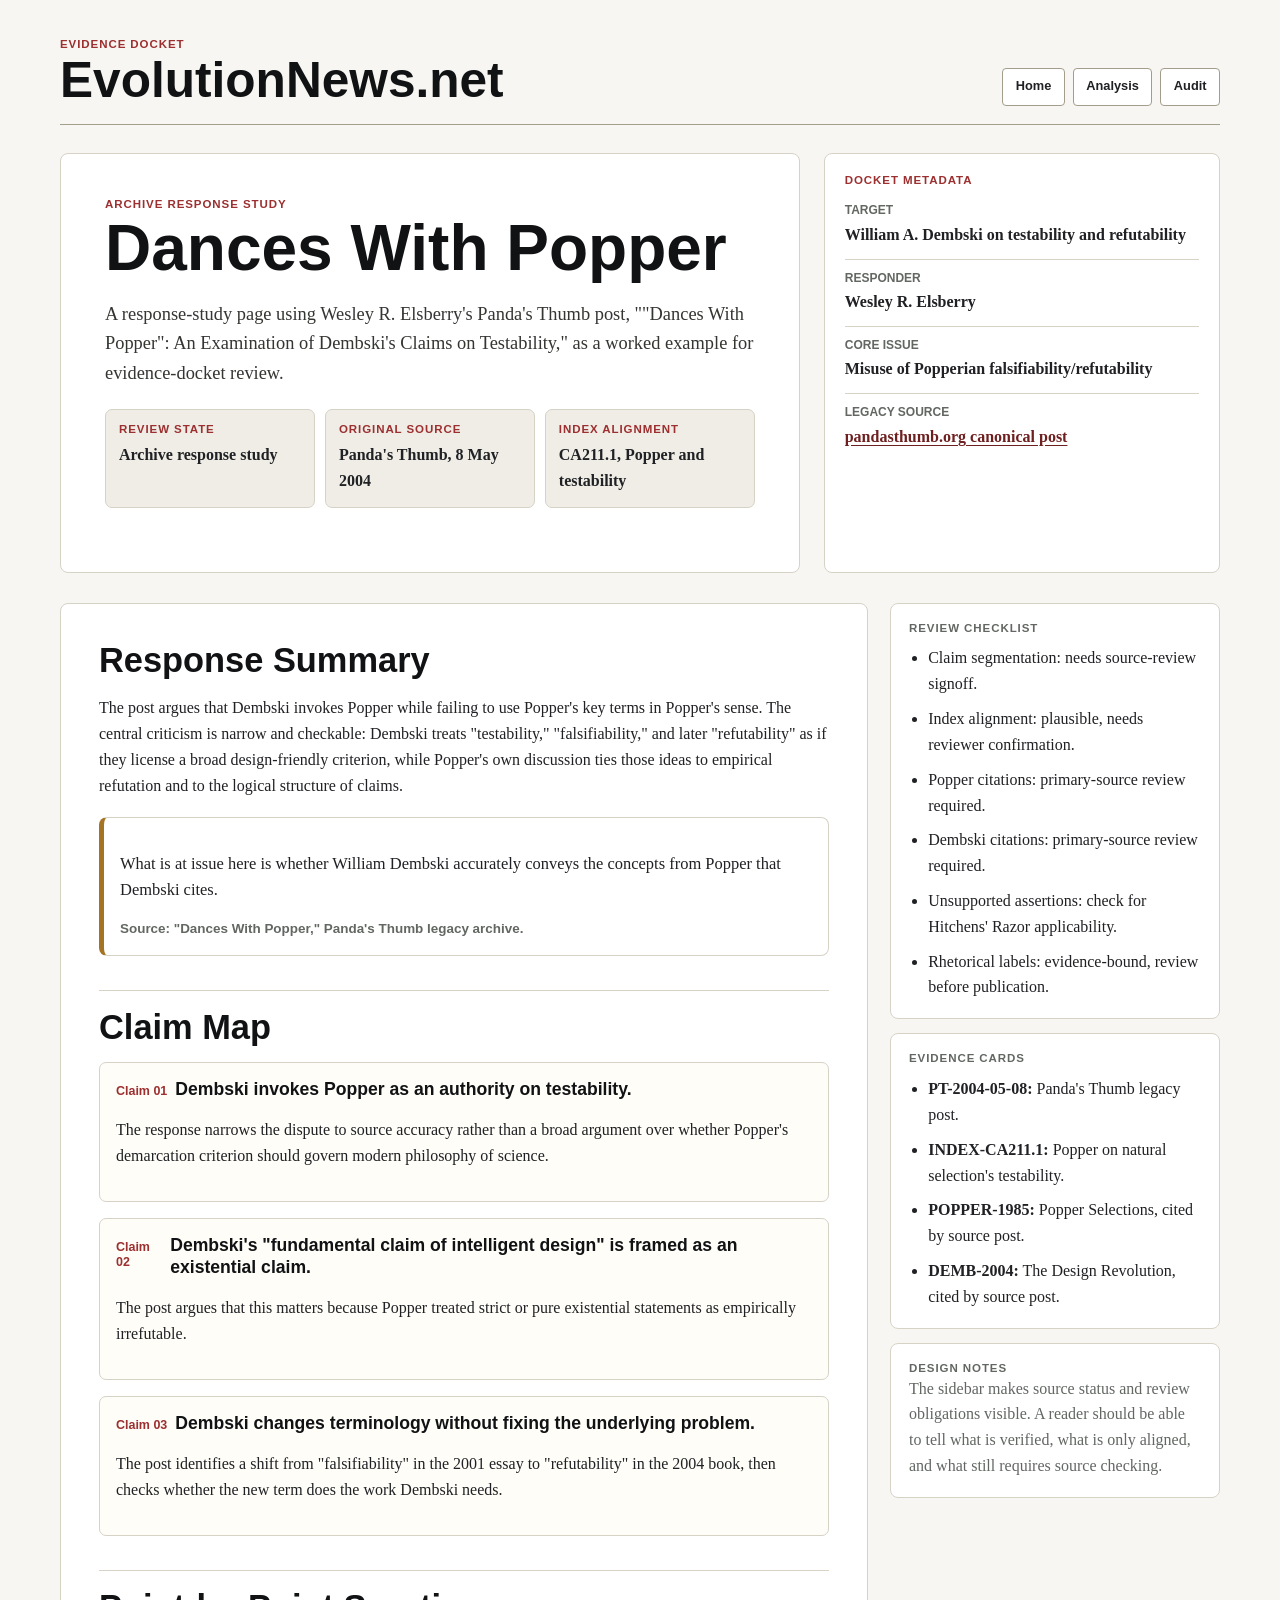
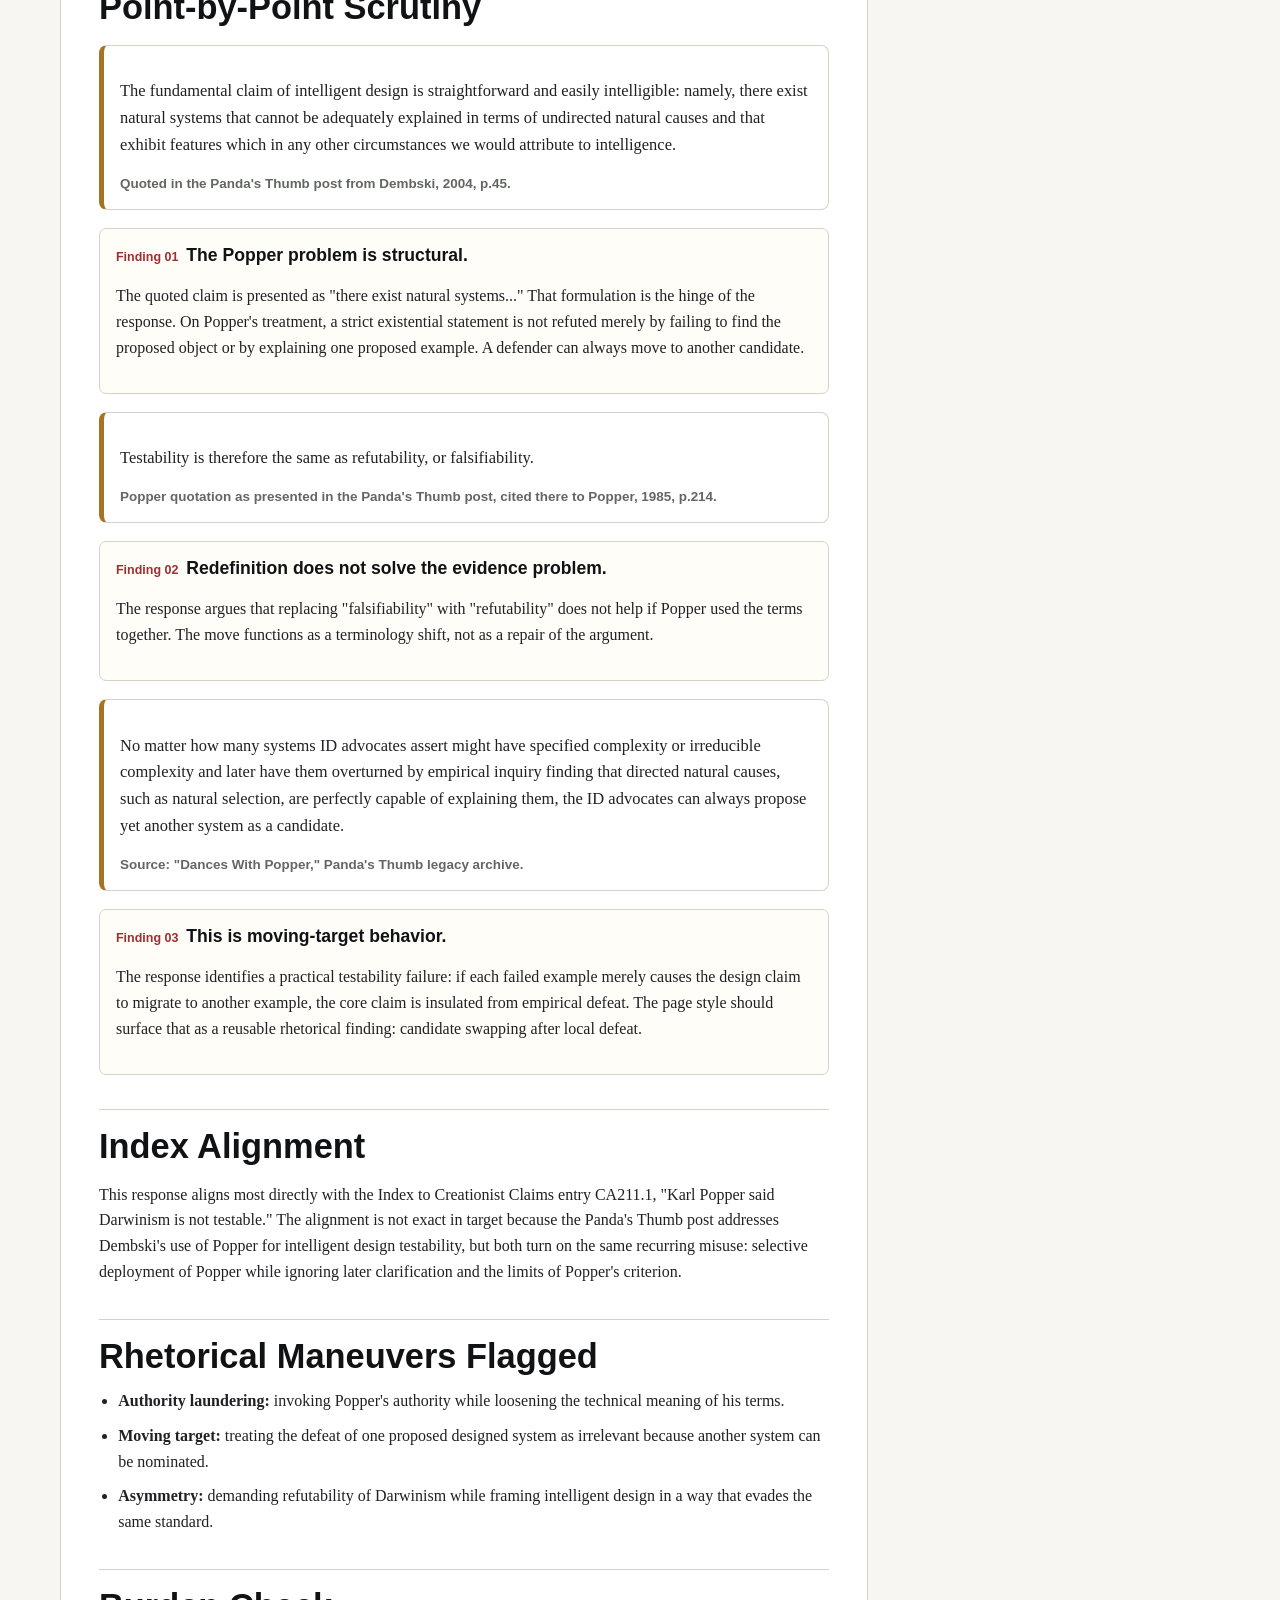
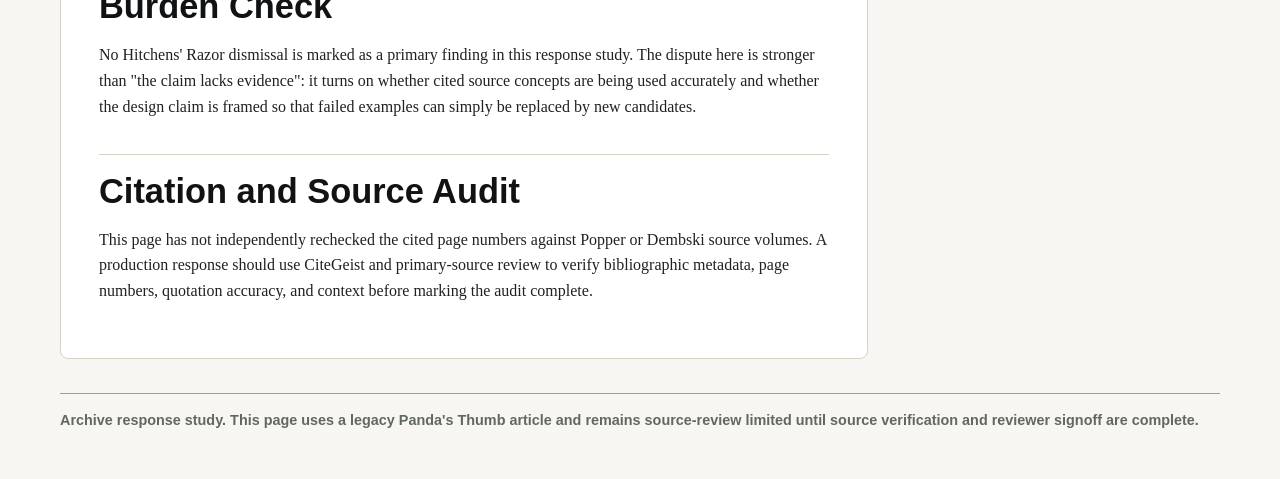
<file: responses/dances-with-popper/index.html>
<!DOCTYPE html>
<html lang="en">
<head>
  <meta charset="utf-8">
  <meta name="viewport" content="width=device-width, initial-scale=1">
  <title>Dances With Popper - Archive Response Study - EvolutionNews.net</title>
  <meta name="description" content="Evidence-docket response study using the Panda's Thumb Dances With Popper post.">
  <link rel="stylesheet" href="/assets/theme.css">
</head>
<body>
  <a class="skip-link" href="#main">Skip to content</a>
  <div class="site-shell">
    <header class="site-header">
      <a class="brand" href="/">
        <span class="brand-kicker">Evidence docket</span>
        <span class="brand-title">EvolutionNews.net</span>
      </a>
      <nav class="top-nav" aria-label="Primary navigation">
        <a href="/">Home</a>
        <a href="#fisking">Analysis</a>
        <a href="#audit">Audit</a>
      </nav>
    </header>

    <main id="main">
      <section class="hero">
        <div class="hero-copy">
          <p class="eyebrow">Archive response study</p>
          <h1>Dances With Popper</h1>
          <p class="lede">A response-study page using Wesley R. Elsberry's Panda's Thumb post, "&quot;Dances With Popper&quot;: An Examination of Dembski's Claims on Testability," as a worked example for evidence-docket review.</p>
          <div class="status-strip">
            <div><p class="status-label">Review state</p><strong>Archive response study</strong></div>
            <div><p class="status-label">Original source</p><strong>Panda's Thumb, 8 May 2004</strong></div>
            <div><p class="status-label">Index alignment</p><strong>CA211.1, Popper and testability</strong></div>
          </div>
        </div>
        <aside class="dossier">
          <p class="eyebrow">Docket metadata</p>
          <dl>
            <div><dt>Target</dt><dd>William A. Dembski on testability and refutability</dd></div>
            <div><dt>Responder</dt><dd>Wesley R. Elsberry</dd></div>
            <div><dt>Core issue</dt><dd>Misuse of Popperian falsifiability/refutability</dd></div>
            <div><dt>Legacy source</dt><dd><a href="https://pandasthumb.org/archives/2004/05/dances-with-pop.html">pandasthumb.org canonical post</a></dd></div>
          </dl>
        </aside>
      </section>

      <div class="article-layout">
        <article class="response-article">
          <h2 id="summary">Response Summary</h2>
          <p>The post argues that Dembski invokes Popper while failing to use Popper's key terms in Popper's sense. The central criticism is narrow and checkable: Dembski treats "testability," "falsifiability," and later "refutability" as if they license a broad design-friendly criterion, while Popper's own discussion ties those ideas to empirical refutation and to the logical structure of claims.</p>

          <div class="source-quote">
            <blockquote>
              <p>What is at issue here is whether William Dembski accurately conveys the concepts from Popper that Dembski cites.</p>
            </blockquote>
            <footer>Source: "Dances With Popper," Panda's Thumb legacy archive.</footer>
          </div>

          <h2 id="claim-map">Claim Map</h2>
          <div class="fisk-point">
            <h3><span class="point-number">Claim 01</span> Dembski invokes Popper as an authority on testability.</h3>
            <p>The response narrows the dispute to source accuracy rather than a broad argument over whether Popper's demarcation criterion should govern modern philosophy of science.</p>
          </div>
          <div class="fisk-point">
            <h3><span class="point-number">Claim 02</span> Dembski's "fundamental claim of intelligent design" is framed as an existential claim.</h3>
            <p>The post argues that this matters because Popper treated strict or pure existential statements as empirically irrefutable.</p>
          </div>
          <div class="fisk-point">
            <h3><span class="point-number">Claim 03</span> Dembski changes terminology without fixing the underlying problem.</h3>
            <p>The post identifies a shift from "falsifiability" in the 2001 essay to "refutability" in the 2004 book, then checks whether the new term does the work Dembski needs.</p>
          </div>

          <h2 id="fisking">Point-by-Point Scrutiny</h2>
          <div class="source-quote">
            <blockquote>
              <p>The fundamental claim of intelligent design is straightforward and easily intelligible: namely, there exist natural systems that cannot be adequately explained in terms of undirected natural causes and that exhibit features which in any other circumstances we would attribute to intelligence.</p>
            </blockquote>
            <footer>Quoted in the Panda's Thumb post from Dembski, 2004, p.45.</footer>
          </div>

          <div class="fisk-point">
            <h3><span class="point-number">Finding 01</span> The Popper problem is structural.</h3>
            <p>The quoted claim is presented as "there exist natural systems..." That formulation is the hinge of the response. On Popper's treatment, a strict existential statement is not refuted merely by failing to find the proposed object or by explaining one proposed example. A defender can always move to another candidate.</p>
          </div>

          <div class="source-quote">
            <blockquote>
              <p>Testability is therefore the same as refutability, or falsifiability.</p>
            </blockquote>
            <footer>Popper quotation as presented in the Panda's Thumb post, cited there to Popper, 1985, p.214.</footer>
          </div>

          <div class="fisk-point">
            <h3><span class="point-number">Finding 02</span> Redefinition does not solve the evidence problem.</h3>
            <p>The response argues that replacing "falsifiability" with "refutability" does not help if Popper used the terms together. The move functions as a terminology shift, not as a repair of the argument.</p>
          </div>

          <div class="source-quote">
            <blockquote>
              <p>No matter how many systems ID advocates assert might have specified complexity or irreducible complexity and later have them overturned by empirical inquiry finding that directed natural causes, such as natural selection, are perfectly capable of explaining them, the ID advocates can always propose yet another system as a candidate.</p>
            </blockquote>
            <footer>Source: "Dances With Popper," Panda's Thumb legacy archive.</footer>
          </div>

          <div class="fisk-point">
            <h3><span class="point-number">Finding 03</span> This is moving-target behavior.</h3>
            <p>The response identifies a practical testability failure: if each failed example merely causes the design claim to migrate to another example, the core claim is insulated from empirical defeat. The page style should surface that as a reusable rhetorical finding: candidate swapping after local defeat.</p>
          </div>

          <h2 id="index-alignment">Index Alignment</h2>
          <p>This response aligns most directly with the Index to Creationist Claims entry CA211.1, "Karl Popper said Darwinism is not testable." The alignment is not exact in target because the Panda's Thumb post addresses Dembski's use of Popper for intelligent design testability, but both turn on the same recurring misuse: selective deployment of Popper while ignoring later clarification and the limits of Popper's criterion.</p>

          <h2 id="rhetoric">Rhetorical Maneuvers Flagged</h2>
          <ul class="plain-list">
            <li><strong>Authority laundering:</strong> invoking Popper's authority while loosening the technical meaning of his terms.</li>
            <li><strong>Moving target:</strong> treating the defeat of one proposed designed system as irrelevant because another system can be nominated.</li>
            <li><strong>Asymmetry:</strong> demanding refutability of Darwinism while framing intelligent design in a way that evades the same standard.</li>
          </ul>

          <h2 id="burden-check">Burden Check</h2>
          <p>No Hitchens' Razor dismissal is marked as a primary finding in this response study. The dispute here is stronger than "the claim lacks evidence": it turns on whether cited source concepts are being used accurately and whether the design claim is framed so that failed examples can simply be replaced by new candidates.</p>

          <h2 id="audit">Citation and Source Audit</h2>
          <p>This page has not independently rechecked the cited page numbers against Popper or Dembski source volumes. A production response should use CiteGeist and primary-source review to verify bibliographic metadata, page numbers, quotation accuracy, and context before marking the audit complete.</p>
        </article>

        <aside class="sidebar">
          <section class="audit-box">
            <p class="meta-label">Review checklist</p>
            <ul>
              <li>Claim segmentation: needs source-review signoff.</li>
              <li>Index alignment: plausible, needs reviewer confirmation.</li>
              <li>Popper citations: primary-source review required.</li>
              <li>Dembski citations: primary-source review required.</li>
              <li>Unsupported assertions: check for Hitchens' Razor applicability.</li>
              <li>Rhetorical labels: evidence-bound, review before publication.</li>
            </ul>
          </section>

          <section class="audit-box">
            <p class="meta-label">Evidence cards</p>
            <ul>
              <li><strong>PT-2004-05-08:</strong> Panda's Thumb legacy post.</li>
              <li><strong>INDEX-CA211.1:</strong> Popper on natural selection's testability.</li>
              <li><strong>POPPER-1985:</strong> Popper Selections, cited by source post.</li>
              <li><strong>DEMB-2004:</strong> The Design Revolution, cited by source post.</li>
            </ul>
          </section>

          <section class="audit-box">
            <p class="meta-label">Design notes</p>
          <p>The sidebar makes source status and review obligations visible. A reader should be able to tell what is verified, what is only aligned, and what still requires source checking.</p>
          </section>
        </aside>
      </div>
    </main>

    <footer class="site-footer">
      <p><strong>Archive response study.</strong> This page uses a legacy Panda's Thumb article and remains source-review limited until source verification and reviewer signoff are complete.</p>
    </footer>
  </div>
</body>
</html>
</file>
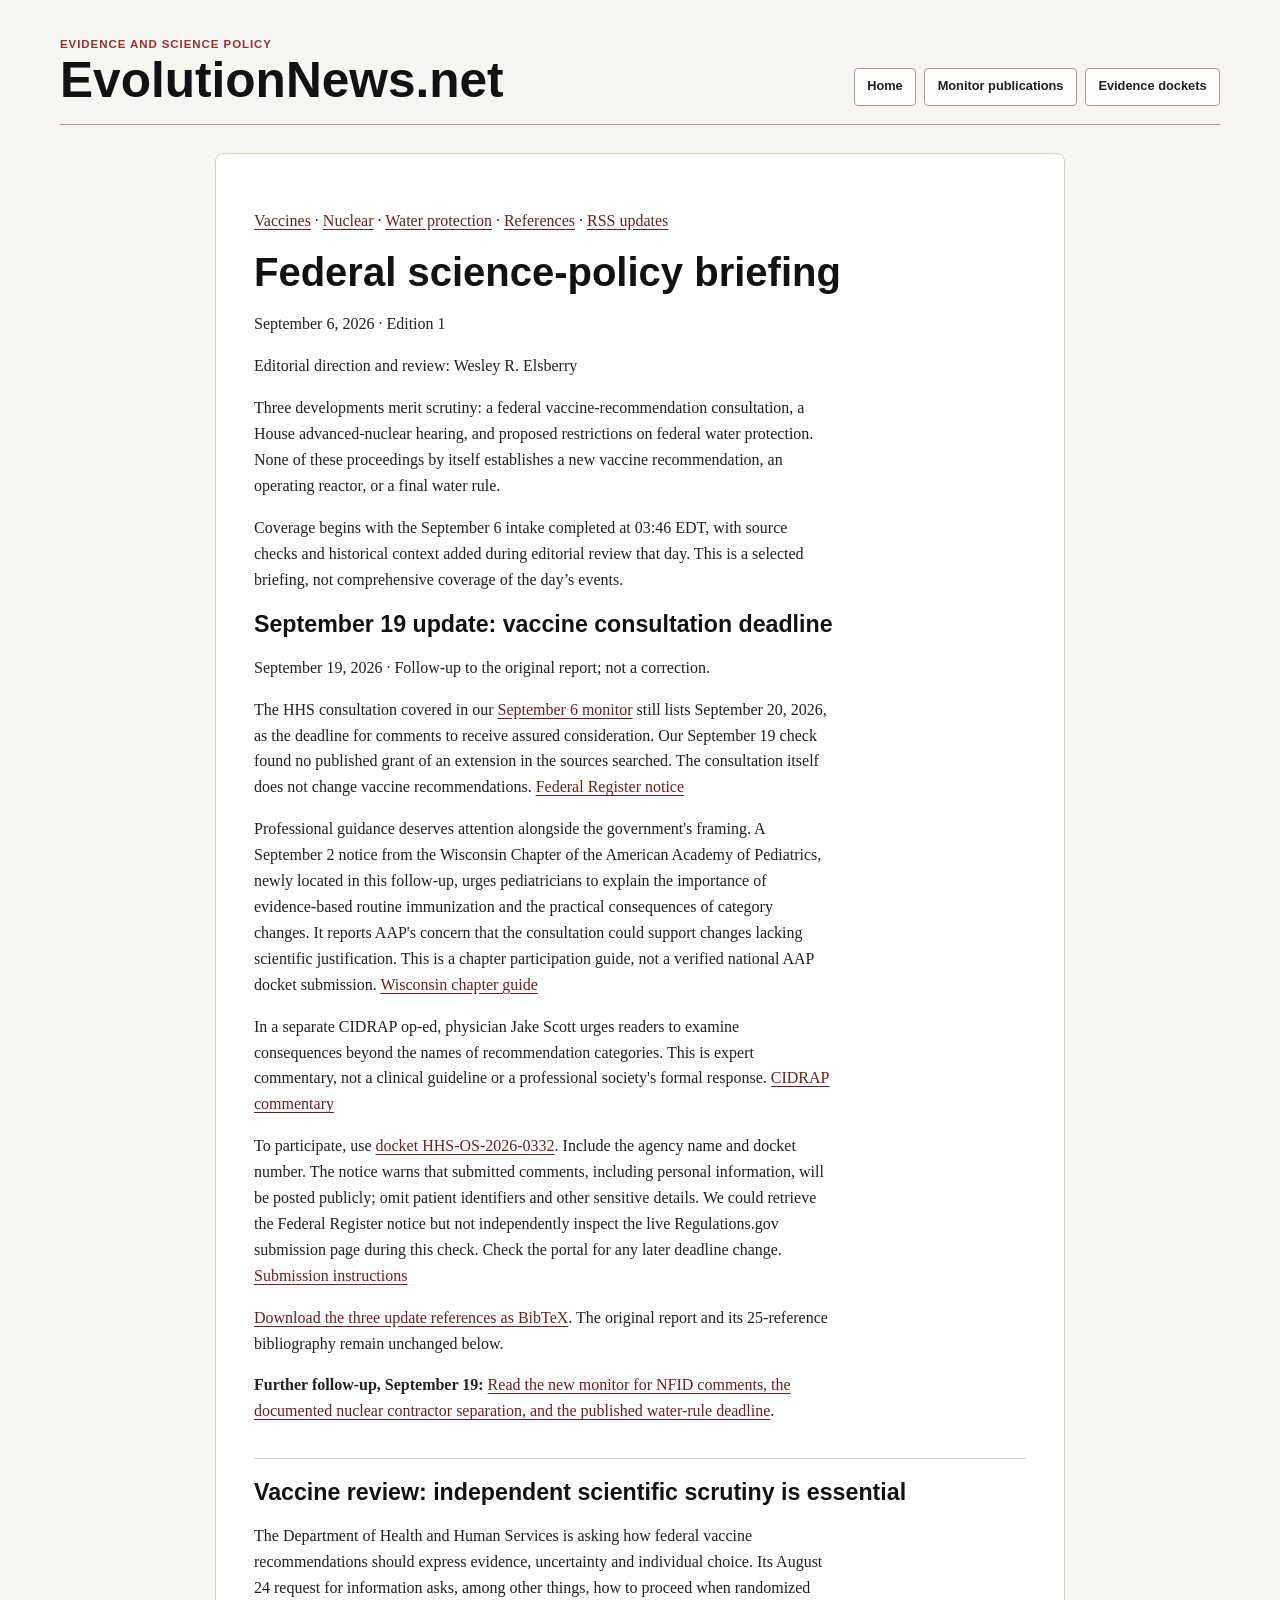
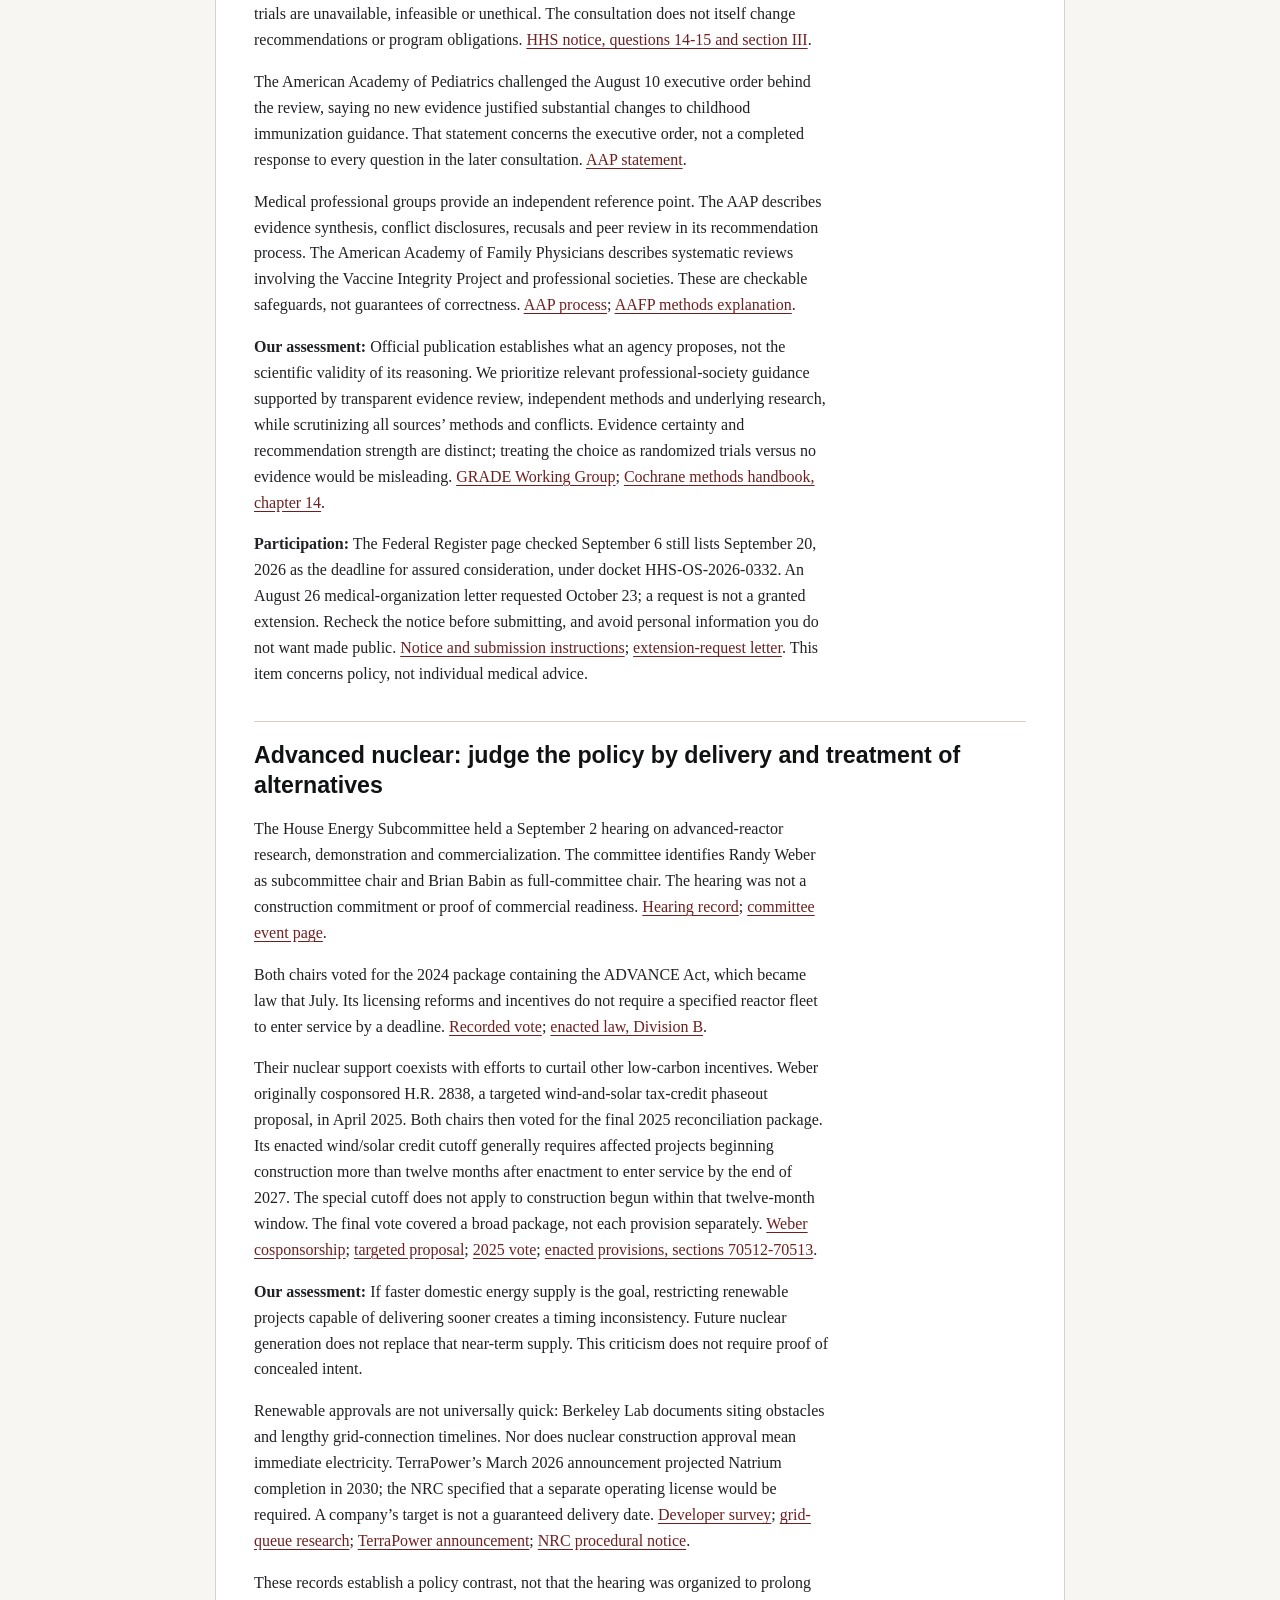
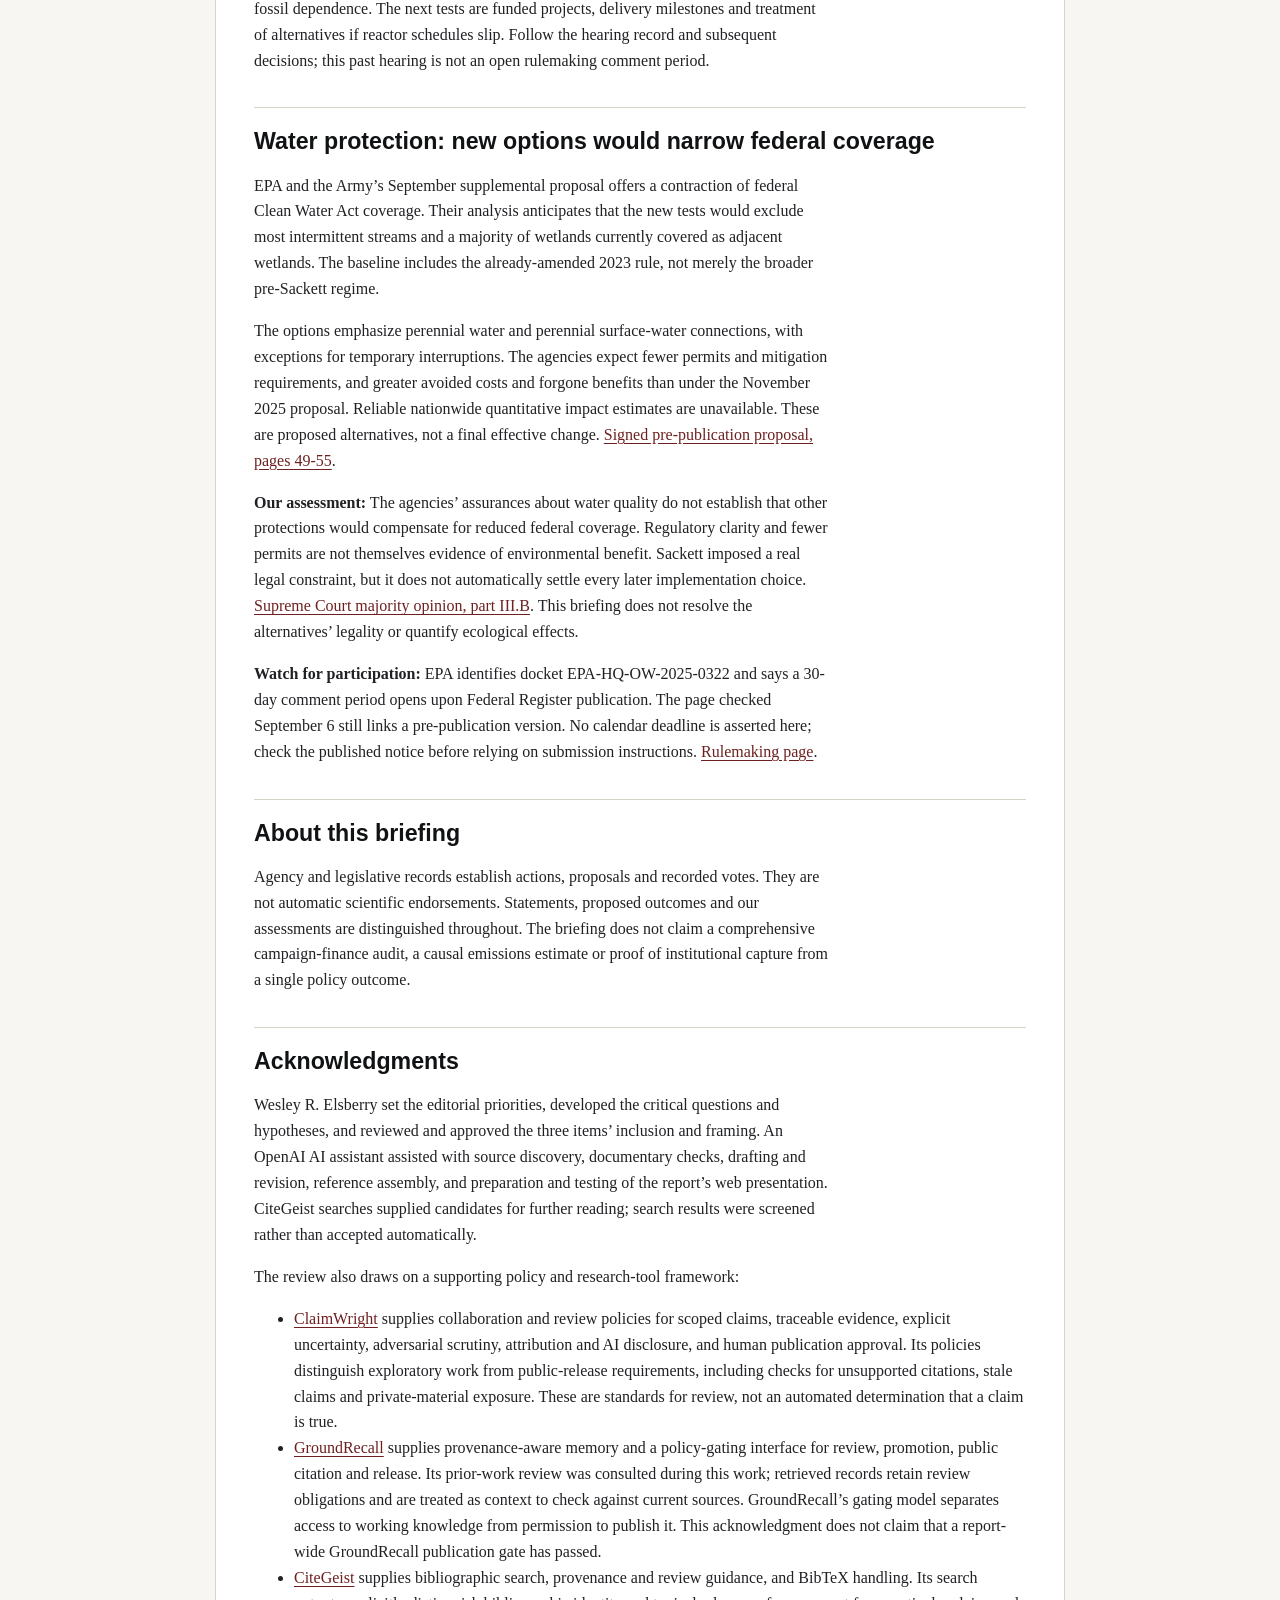
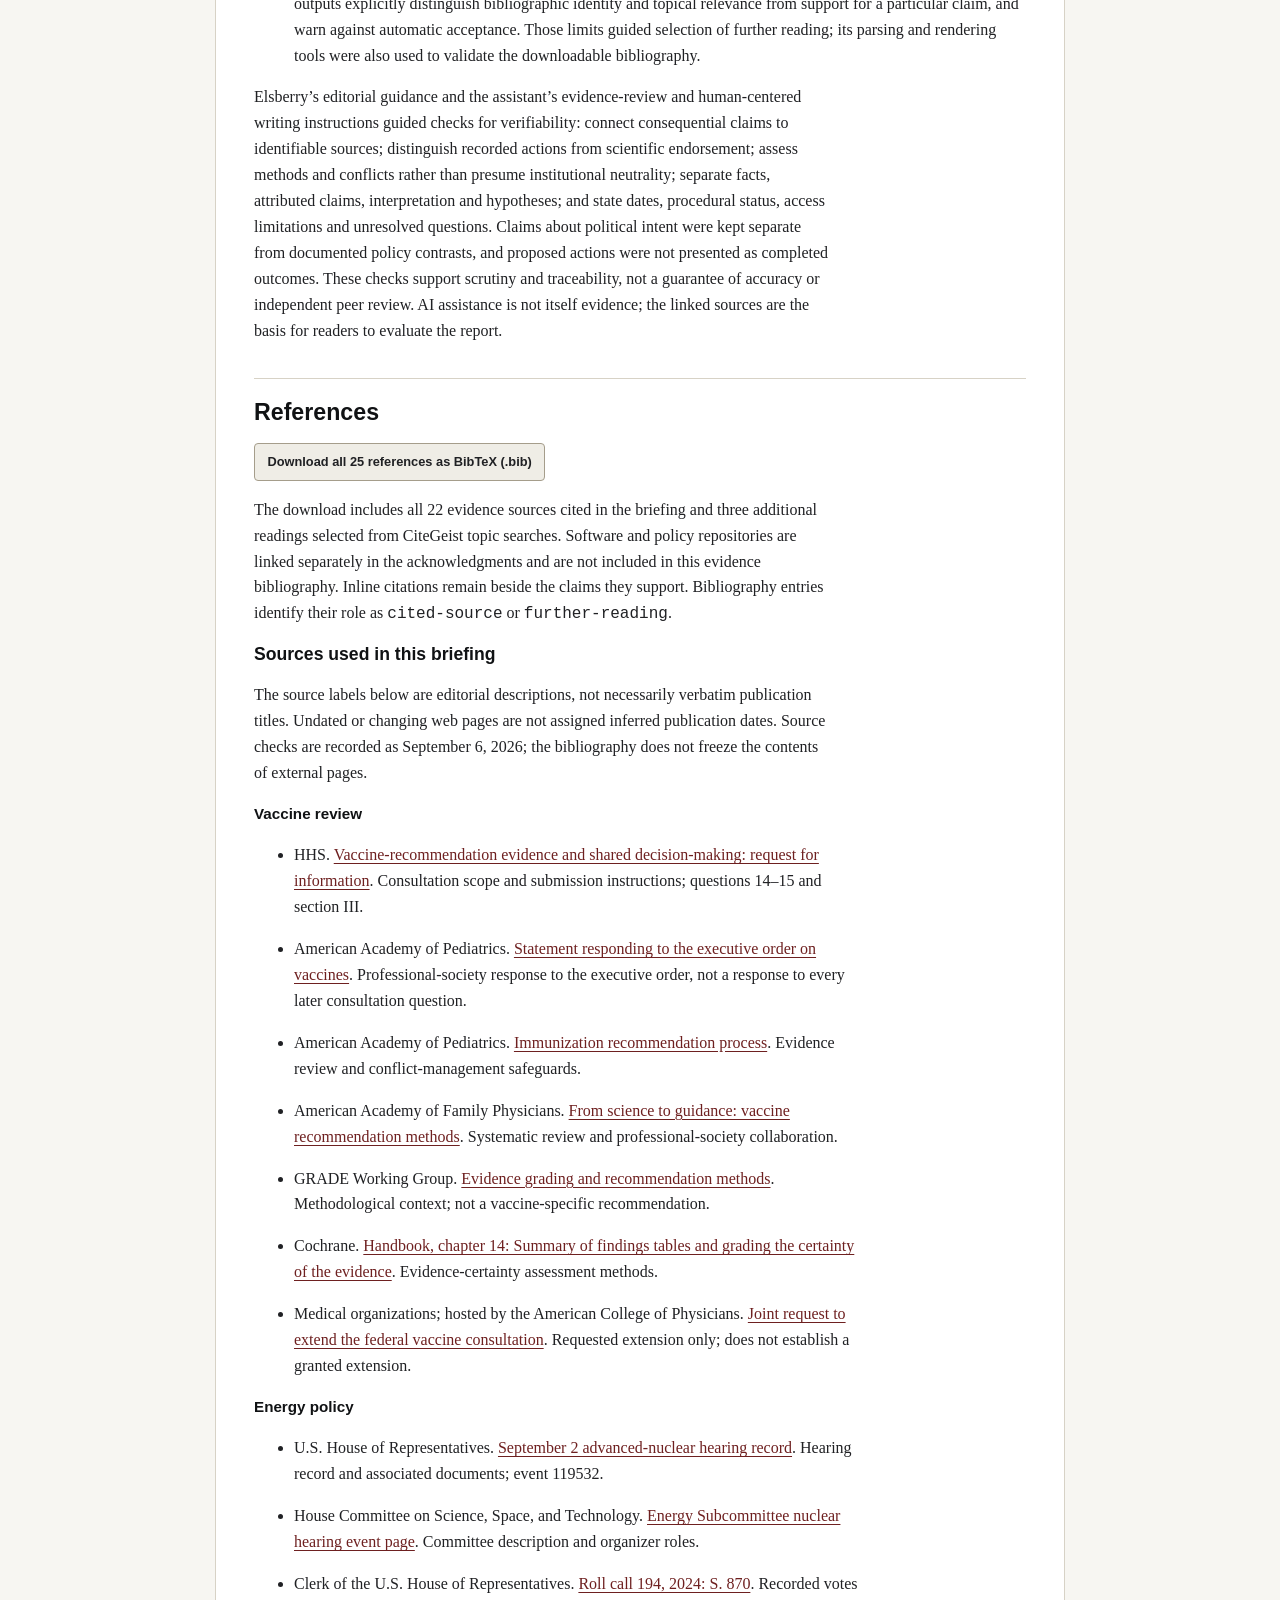
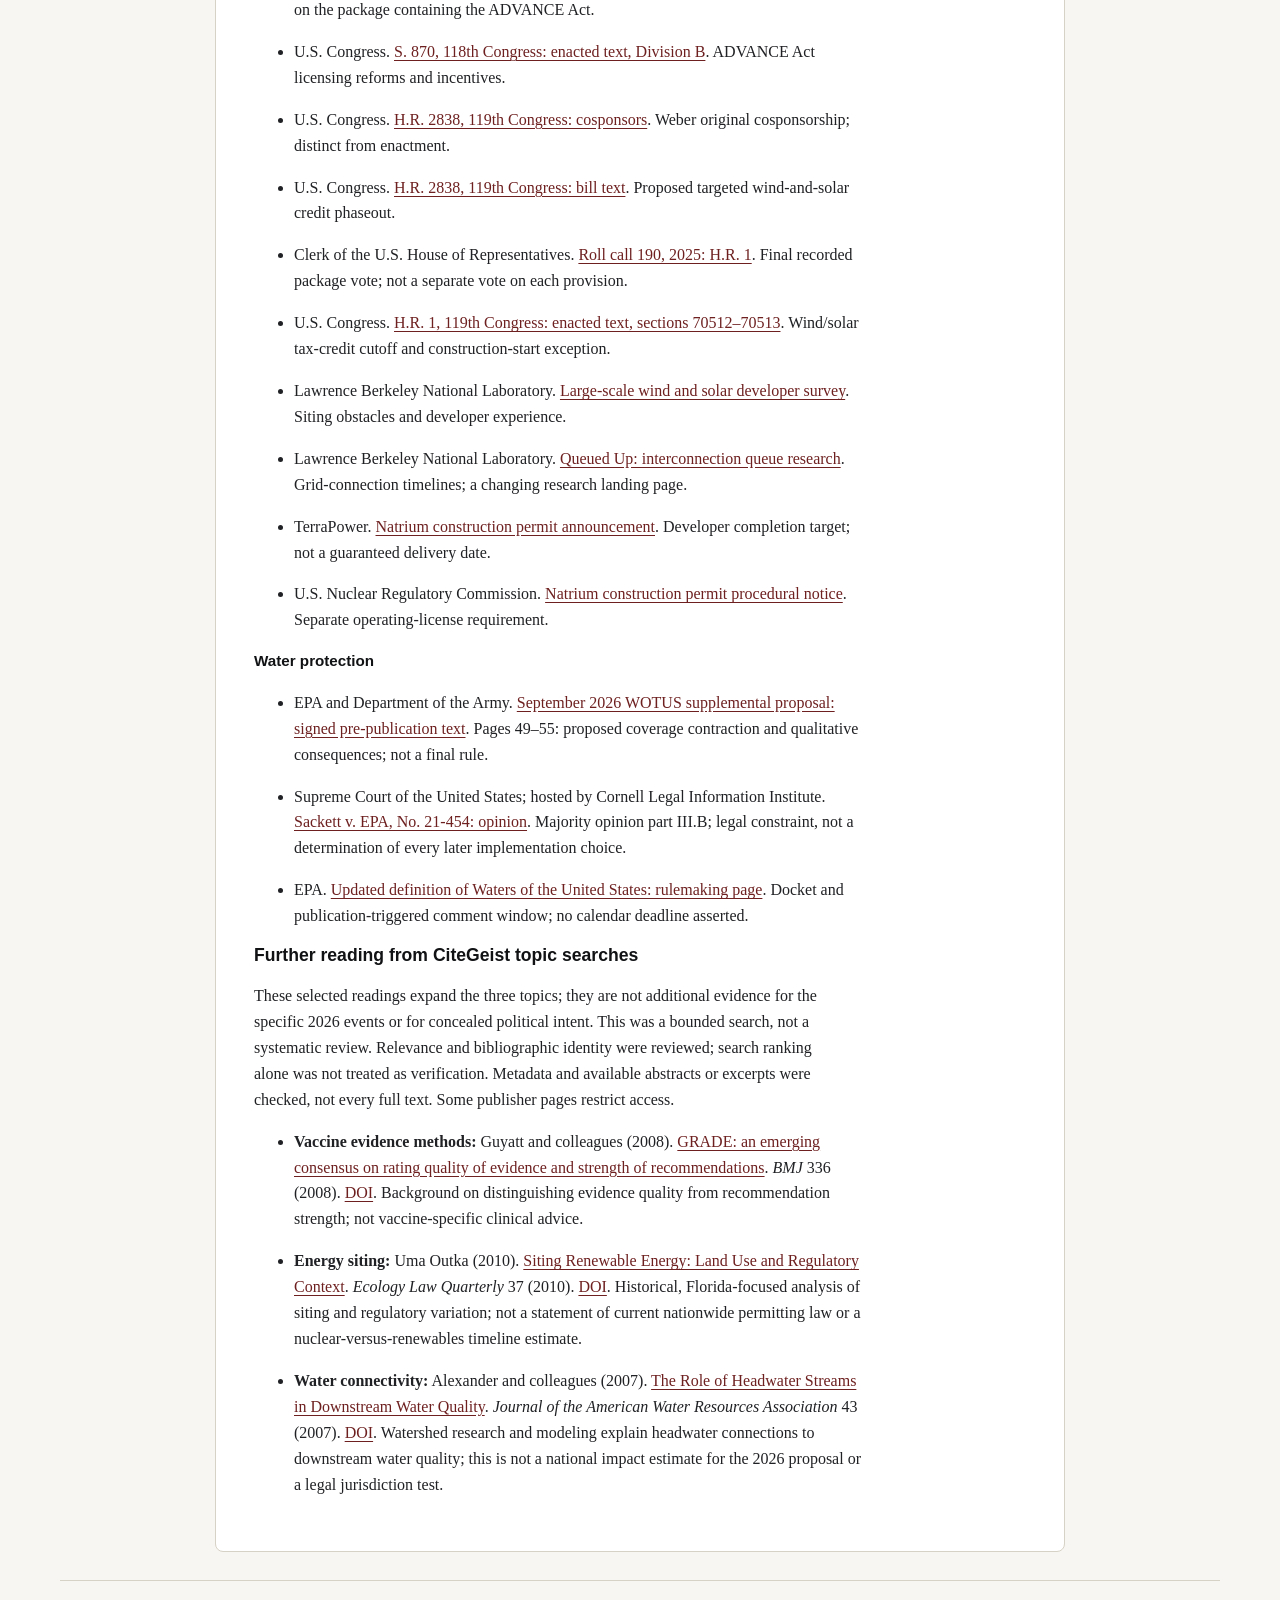
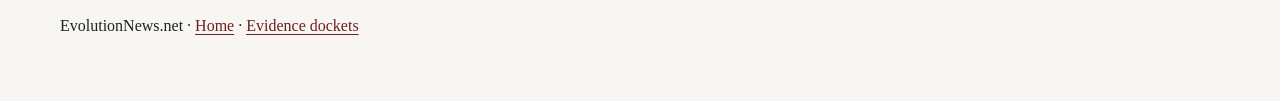
<file: briefings/federal/2026-09-06/index.html>
<!doctype html>
<html lang="en"><head><meta charset="utf-8"><meta name="viewport" content="width=device-width, initial-scale=1">
<title>Federal science-policy briefing: September 6, 2026 | EvolutionNews.net</title>
<meta name="description" content="Vaccine evidence review, advanced nuclear policy and proposed restrictions on federal water protection: a source-linked federal science-policy briefing.">
<link rel="canonical" href="https://evolutionnews.net/briefings/federal/2026-09-06/">
<link rel="stylesheet" href="/assets/theme.css">
<style>.briefing{max-width:850px;margin:28px auto}.briefing a{overflow-wrap:anywhere}.briefing h1{font-size:clamp(1.8rem,5vw,2.5rem);line-height:1.15}.briefing h2{font-size:1.45rem;line-height:1.3}.briefing p{max-width:72ch}.briefing-nav{margin:1rem 0}.briefing-footer{border-top:1px solid var(--line);padding-top:1rem}</style>
<link rel="alternate" type="application/rss+xml" title="EvolutionNews.net — publications and updates" href="https://evolutionnews.net/feed.xml"></head><body><a class="skip-link" href="#main">Skip to content</a><div class="site-shell">
<header class="site-header"><a class="brand" href="/"><span class="brand-kicker">Evidence and science policy</span><span class="brand-title">EvolutionNews.net</span></a>
<nav class="top-nav" aria-label="Primary navigation"><a href="/">Home</a><a href="/#monitors">Monitor publications</a><a href="/dockets/">Evidence dockets</a></nav></header>
<main id="main" class="response-article briefing">
<nav class="briefing-nav" aria-label="In this briefing"><a href="#vaccine-review-independent-scientific-scrutiny-is-essential">Vaccines</a> · <a href="#advanced-nuclear-judge-the-policy-by-delivery-and-treatment-of-alternatives">Nuclear</a> · <a href="#water-protection-new-options-would-narrow-federal-coverage">Water protection</a> · <a href="#references">References</a> · <a href="/feed.xml">RSS updates</a></nav>
<h1 id="federal-science-policy-briefing">Federal science-policy briefing</h1>
<p>September 6, 2026 · Edition 1</p>
<p>Editorial direction and review: Wesley R. Elsberry</p>
<p>Three developments merit scrutiny: a federal vaccine-recommendation consultation, a House advanced-nuclear hearing, and proposed restrictions on federal water protection. None of these proceedings by itself establishes a new vaccine recommendation, an operating reactor, or a final water rule.</p>
<p>Coverage begins with the September 6 intake completed at 03:46 EDT, with source checks and historical context added during editorial review that day. This is a selected briefing, not comprehensive coverage of the day’s events.</p>

<section id="vaccine-update-2026-09-19" aria-labelledby="vaccine-update-title">
<h2 id="vaccine-update-title">September 19 update: vaccine consultation deadline</h2>
<p><time datetime="2026-09-19">September 19, 2026</time> · Follow-up to the original report; not a correction.</p>
<p>The HHS consultation covered in our <a href="https://evolutionnews.net/briefings/federal/2026-09-06/">September 6 monitor</a> still lists September 20, 2026, as the deadline for comments to receive assured consideration. Our September 19 check found no published grant of an extension in the sources searched. The consultation itself does not change vaccine recommendations. <a href="https://www.federalregister.gov/documents/2026/08/24/2026-17250/request-for-information-categories-used-in-federal-vaccine-recommendations-and-the-role-of-shared">Federal Register notice</a></p>
<p>Professional guidance deserves attention alongside the government's framing. A September 2 notice from the Wisconsin Chapter of the American Academy of Pediatrics, newly located in this follow-up, urges pediatricians to explain the importance of evidence-based routine immunization and the practical consequences of category changes. It reports AAP's concern that the consultation could support changes lacking scientific justification. This is a chapter participation guide, not a verified national AAP docket submission. <a href="https://www.wiaap.org/members/submit-public-comments-on-hhs-request-for-information-rfi-on-categories-used-in-federal-vaccine-recommendations-and-the-role-of-shared-clinical-decision-making/">Wisconsin chapter guide</a></p>
<p>In a separate CIDRAP op-ed, physician Jake Scott urges readers to examine consequences beyond the names of recommendation categories. This is expert commentary, not a clinical guideline or a professional society's formal response. <a href="https://www.cidrap.umn.edu/childhood-vaccines/cidrap-op-ed-hhs-asking-what-call-vaccine-recommendations-you-have-4-days-weigh">CIDRAP commentary</a></p>
<p>To participate, use <a href="https://www.regulations.gov/commenton/HHS-OS-2026-0332-0001">docket HHS-OS-2026-0332</a>. Include the agency name and docket number. The notice warns that submitted comments, including personal information, will be posted publicly; omit patient identifiers and other sensitive details. We could retrieve the Federal Register notice but not independently inspect the live Regulations.gov submission page during this check. Check the portal for any later deadline change. <a href="https://www.federalregister.gov/documents/2026/08/24/2026-17250/request-for-information-categories-used-in-federal-vaccine-recommendations-and-the-role-of-shared">Submission instructions</a></p>
<p><a href="vaccine-update-2026-09-19.bib" download>Download the three update references as BibTeX</a>. The original report and its 25-reference bibliography remain unchanged below.</p>
</section>
<p id="follow-up-2026-09-19"><strong>Further follow-up, September 19:</strong> <a href="/briefings/federal/2026-09-19/#follow-up-on-earlier-reports">Read the new monitor for NFID comments, the documented nuclear contractor separation, and the published water-rule deadline</a>.</p>
<h2 id="vaccine-review-independent-scientific-scrutiny-is-essential">Vaccine review: independent scientific scrutiny is essential</h2>
<p>The Department of Health and Human Services is asking how federal vaccine recommendations should express evidence, uncertainty and individual choice. Its August 24 request for information asks, among other things, how to proceed when randomized trials are unavailable, infeasible or unethical. The consultation does not itself change recommendations or program obligations. <a href="https://www.federalregister.gov/documents/2026/08/24/2026-17250/request-for-information-categories-used-in-federal-vaccine-recommendations-and-the-role-of-shared">HHS notice, questions 14-15 and section III</a>.</p>
<p>The American Academy of Pediatrics challenged the August 10 executive order behind the review, saying no new evidence justified substantial changes to childhood immunization guidance. That statement concerns the executive order, not a completed response to every question in the later consultation. <a href="https://www.aap.org/en/news-room/news-releases/aap/2026/aap-statement-in-response-to-executive-order-on-vaccines/">AAP statement</a>.</p>
<p>Medical professional groups provide an independent reference point. The AAP describes evidence synthesis, conflict disclosures, recusals and peer review in its recommendation process. The American Academy of Family Physicians describes systematic reviews involving the Vaccine Integrity Project and professional societies. These are checkable safeguards, not guarantees of correctness. <a href="https://www.aap.org/en/patient-care/immunizations/aap-immunization-recommendations-process-2026/">AAP process</a>; <a href="https://www.aafp.org/about/blog/from-science-to-guidance-how-we-make-family-medicine-vaccine-recommendations">AAFP methods explanation</a>.</p>
<p><strong>Our assessment:</strong> Official publication establishes what an agency proposes, not the scientific validity of its reasoning. We prioritize relevant professional-society guidance supported by transparent evidence review, independent methods and underlying research, while scrutinizing all sources’ methods and conflicts. Evidence certainty and recommendation strength are distinct; treating the choice as randomized trials versus no evidence would be misleading. <a href="https://www.gradeworkinggroup.org/">GRADE Working Group</a>; <a href="https://www.cochrane.org/authors/handbooks-and-manuals/handbook/current/chapter-14">Cochrane methods handbook, chapter 14</a>.</p>
<p><strong>Participation:</strong> The Federal Register page checked September 6 still lists September 20, 2026 as the deadline for assured consideration, under docket HHS-OS-2026-0332. An August 26 medical-organization letter requested October 23; a request is not a granted extension. Recheck the notice before submitting, and avoid personal information you do not want made public. <a href="https://www.federalregister.gov/documents/2026/08/24/2026-17250/request-for-information-categories-used-in-federal-vaccine-recommendations-and-the-role-of-shared">Notice and submission instructions</a>; <a href="https://www.acponline.org/sites/default/files/acp-policy-library/letters/joint_letter_extension_rfi_federal_vaccine_decision_making_2026.pdf">extension-request letter</a>. This item concerns policy, not individual medical advice.</p>
<h2 id="advanced-nuclear-judge-the-policy-by-delivery-and-treatment-of-alternatives">Advanced nuclear: judge the policy by delivery and treatment of alternatives</h2>
<p>The House Energy Subcommittee held a September 2 hearing on advanced-reactor research, demonstration and commercialization. The committee identifies Randy Weber as subcommittee chair and Brian Babin as full-committee chair. The hearing was not a construction commitment or proof of commercial readiness. <a href="https://docs.house.gov/Committee/Calendar/ByEvent.aspx?EventID=119532">Hearing record</a>; <a href="https://science.house.gov/2026/9/energy-subcommittee-hearing-nuclear-renaissance">committee event page</a>.</p>
<p>Both chairs voted for the 2024 package containing the ADVANCE Act, which became law that July. Its licensing reforms and incentives do not require a specified reactor fleet to enter service by a deadline. <a href="https://clerk.house.gov/Votes/2024194">Recorded vote</a>; <a href="https://www.congress.gov/bill/118th-congress/senate-bill/870/text">enacted law, Division B</a>.</p>
<p>Their nuclear support coexists with efforts to curtail other low-carbon incentives. Weber originally cosponsored H.R. 2838, a targeted wind-and-solar tax-credit phaseout proposal, in April 2025. Both chairs then voted for the final 2025 reconciliation package. Its enacted wind/solar credit cutoff generally requires affected projects beginning construction more than twelve months after enactment to enter service by the end of 2027. The special cutoff does not apply to construction begun within that twelve-month window. The final vote covered a broad package, not each provision separately. <a href="https://www.congress.gov/bill/119th-congress/house-bill/2838/cosponsors">Weber cosponsorship</a>; <a href="https://www.congress.gov/bill/119th-congress/house-bill/2838/text">targeted proposal</a>; <a href="https://clerk.house.gov/Votes/2025190">2025 vote</a>; <a href="https://www.congress.gov/bill/119th-congress/house-bill/1/text">enacted provisions, sections 70512-70513</a>.</p>
<p><strong>Our assessment:</strong> If faster domestic energy supply is the goal, restricting renewable projects capable of delivering sooner creates a timing inconsistency. Future nuclear generation does not replace that near-term supply. This criticism does not require proof of concealed intent.</p>
<p>Renewable approvals are not universally quick: Berkeley Lab documents siting obstacles and lengthy grid-connection timelines. Nor does nuclear construction approval mean immediate electricity. TerraPower’s March 2026 announcement projected Natrium completion in 2030; the NRC specified that a separate operating license would be required. A company’s target is not a guaranteed delivery date. <a href="https://emp.lbl.gov/news/larg-e-scale-wind-and-solar">Developer survey</a>; <a href="https://emp.lbl.gov/queues">grid-queue research</a>; <a href="https://www.terrapower.com/NRC-Approves-Natrium-Reactor-Construction-Permit">TerraPower announcement</a>; <a href="https://content.govdelivery.com/accounts/USNRC/bulletins/40ca5a7">NRC procedural notice</a>.</p>
<p>These records establish a policy contrast, not that the hearing was organized to prolong fossil dependence. The next tests are funded projects, delivery milestones and treatment of alternatives if reactor schedules slip. Follow the hearing record and subsequent decisions; this past hearing is not an open rulemaking comment period.</p>
<h2 id="water-protection-new-options-would-narrow-federal-coverage">Water protection: new options would narrow federal coverage</h2>
<p>EPA and the Army’s September supplemental proposal offers a contraction of federal Clean Water Act coverage. Their analysis anticipates that the new tests would exclude most intermittent streams and a majority of wetlands currently covered as adjacent wetlands. The baseline includes the already-amended 2023 rule, not merely the broader pre-Sackett regime.</p>
<p>The options emphasize perennial water and perennial surface-water connections, with exceptions for temporary interruptions. The agencies expect fewer permits and mitigation requirements, and greater avoided costs and forgone benefits than under the November 2025 proposal. Reliable nationwide quantitative impact estimates are unavailable. These are proposed alternatives, not a final effective change. <a href="https://www.epa.gov/system/files/documents/2026-09/wotus_snprm_9-2026_0.pdf">Signed pre-publication proposal, pages 49-55</a>.</p>
<p><strong>Our assessment:</strong> The agencies’ assurances about water quality do not establish that other protections would compensate for reduced federal coverage. Regulatory clarity and fewer permits are not themselves evidence of environmental benefit. Sackett imposed a real legal constraint, but it does not automatically settle every later implementation choice. <a href="https://www.law.cornell.edu/supremecourt/text/21-454">Supreme Court majority opinion, part III.B</a>. This briefing does not resolve the alternatives’ legality or quantify ecological effects.</p>
<p><strong>Watch for participation:</strong> EPA identifies docket EPA-HQ-OW-2025-0322 and says a 30-day comment period opens upon Federal Register publication. The page checked September 6 still links a pre-publication version. No calendar deadline is asserted here; check the published notice before relying on submission instructions. <a href="https://www.epa.gov/wotus/updated-definition-waters-united-states">Rulemaking page</a>.</p>
<h2 id="about-this-briefing">About this briefing</h2>
<p>Agency and legislative records establish actions, proposals and recorded votes. They are not automatic scientific endorsements. Statements, proposed outcomes and our assessments are distinguished throughout. The briefing does not claim a comprehensive campaign-finance audit, a causal emissions estimate or proof of institutional capture from a single policy outcome.</p>
<h2 id="acknowledgments">Acknowledgments</h2>
<p>Wesley R. Elsberry set the editorial priorities, developed the critical questions and hypotheses, and reviewed and approved the three items’ inclusion and framing. An OpenAI AI assistant assisted with source discovery, documentary checks, drafting and revision, reference assembly, and preparation and testing of the report’s web presentation. CiteGeist searches supplied candidates for further reading; search results were screened rather than accepted automatically.</p>
<p>The review also draws on a supporting policy and research-tool framework:</p>
<ul>
<li><a href="https://github.com/welsberr/ClaimWright">ClaimWright</a> supplies collaboration and review policies for scoped claims, traceable evidence, explicit uncertainty, adversarial scrutiny, attribution and AI disclosure, and human publication approval. Its policies distinguish exploratory work from public-release requirements, including checks for unsupported citations, stale claims and private-material exposure. These are standards for review, not an automated determination that a claim is true.</li>
<li><a href="https://github.com/welsberr/GroundRecall">GroundRecall</a> supplies provenance-aware memory and a policy-gating interface for review, promotion, public citation and release. Its prior-work review was consulted during this work; retrieved records retain review obligations and are treated as context to check against current sources. GroundRecall’s gating model separates access to working knowledge from permission to publish it. This acknowledgment does not claim that a report-wide GroundRecall publication gate has passed.</li>
<li><a href="https://github.com/welsberr/CiteGeist">CiteGeist</a> supplies bibliographic search, provenance and review guidance, and BibTeX handling. Its search outputs explicitly distinguish bibliographic identity and topical relevance from support for a particular claim, and warn against automatic acceptance. Those limits guided selection of further reading; its parsing and rendering tools were also used to validate the downloadable bibliography.</li>
</ul>
<p>Elsberry’s editorial guidance and the assistant’s evidence-review and human-centered writing instructions guided checks for verifiability: connect consequential claims to identifiable sources; distinguish recorded actions from scientific endorsement; assess methods and conflicts rather than presume institutional neutrality; separate facts, attributed claims, interpretation and hypotheses; and state dates, procedural status, access limitations and unresolved questions. Claims about political intent were kept separate from documented policy contrasts, and proposed actions were not presented as completed outcomes. These checks support scrutiny and traceability, not a guarantee of accuracy or independent peer review. AI assistance is not itself evidence; the linked sources are the basis for readers to evaluate the report.</p>
<h2 id="references">References</h2>
<p><a class="button-link secondary" href="/briefings/federal/2026-09-06/federal-monitor-2026-09-06.bib" download="federal-monitor-2026-09-06.bib">Download all 25 references as BibTeX (.bib)</a></p>
<p>The download includes all 22 evidence sources cited in the briefing and three additional readings selected from CiteGeist topic searches. Software and policy repositories are linked separately in the acknowledgments and are not included in this evidence bibliography. Inline citations remain beside the claims they support. Bibliography entries identify their role as <code>cited-source</code> or <code>further-reading</code>.</p>
<h3 id="sources-used-in-this-briefing">Sources used in this briefing</h3>
<p>The source labels below are editorial descriptions, not necessarily verbatim publication titles. Undated or changing web pages are not assigned inferred publication dates. Source checks are recorded as September 6, 2026; the bibliography does not freeze the contents of external pages.</p>
<h4 id="vaccine-review">Vaccine review</h4>
<ul>
<li><p>HHS. <a href="https://www.federalregister.gov/documents/2026/08/24/2026-17250/request-for-information-categories-used-in-federal-vaccine-recommendations-and-the-role-of-shared">Vaccine-recommendation evidence and shared decision-making: request for information</a>. Consultation scope and submission instructions; questions 14–15 and section III.</p></li>
<li><p>American Academy of Pediatrics. <a href="https://www.aap.org/en/news-room/news-releases/aap/2026/aap-statement-in-response-to-executive-order-on-vaccines/">Statement responding to the executive order on vaccines</a>. Professional-society response to the executive order, not a response to every later consultation question.</p></li>
<li><p>American Academy of Pediatrics. <a href="https://www.aap.org/en/patient-care/immunizations/aap-immunization-recommendations-process-2026/">Immunization recommendation process</a>. Evidence review and conflict-management safeguards.</p></li>
<li><p>American Academy of Family Physicians. <a href="https://www.aafp.org/about/blog/from-science-to-guidance-how-we-make-family-medicine-vaccine-recommendations">From science to guidance: vaccine recommendation methods</a>. Systematic review and professional-society collaboration.</p></li>
<li><p>GRADE Working Group. <a href="https://www.gradeworkinggroup.org/">Evidence grading and recommendation methods</a>. Methodological context; not a vaccine-specific recommendation.</p></li>
<li><p>Cochrane. <a href="https://www.cochrane.org/authors/handbooks-and-manuals/handbook/current/chapter-14">Handbook, chapter 14: Summary of findings tables and grading the certainty of the evidence</a>. Evidence-certainty assessment methods.</p></li>
<li><p>Medical organizations; hosted by the American College of Physicians. <a href="https://www.acponline.org/sites/default/files/acp-policy-library/letters/joint_letter_extension_rfi_federal_vaccine_decision_making_2026.pdf">Joint request to extend the federal vaccine consultation</a>. Requested extension only; does not establish a granted extension.</p></li>
</ul>
<h4 id="energy-policy">Energy policy</h4>
<ul>
<li><p>U.S. House of Representatives. <a href="https://docs.house.gov/Committee/Calendar/ByEvent.aspx?EventID=119532">September 2 advanced-nuclear hearing record</a>. Hearing record and associated documents; event 119532.</p></li>
<li><p>House Committee on Science, Space, and Technology. <a href="https://science.house.gov/2026/9/energy-subcommittee-hearing-nuclear-renaissance">Energy Subcommittee nuclear hearing event page</a>. Committee description and organizer roles.</p></li>
<li><p>Clerk of the U.S. House of Representatives. <a href="https://clerk.house.gov/Votes/2024194">Roll call 194, 2024: S. 870</a>. Recorded votes on the package containing the ADVANCE Act.</p></li>
<li><p>U.S. Congress. <a href="https://www.congress.gov/bill/118th-congress/senate-bill/870/text">S. 870, 118th Congress: enacted text, Division B</a>. ADVANCE Act licensing reforms and incentives.</p></li>
<li><p>U.S. Congress. <a href="https://www.congress.gov/bill/119th-congress/house-bill/2838/cosponsors">H.R. 2838, 119th Congress: cosponsors</a>. Weber original cosponsorship; distinct from enactment.</p></li>
<li><p>U.S. Congress. <a href="https://www.congress.gov/bill/119th-congress/house-bill/2838/text">H.R. 2838, 119th Congress: bill text</a>. Proposed targeted wind-and-solar credit phaseout.</p></li>
<li><p>Clerk of the U.S. House of Representatives. <a href="https://clerk.house.gov/Votes/2025190">Roll call 190, 2025: H.R. 1</a>. Final recorded package vote; not a separate vote on each provision.</p></li>
<li><p>U.S. Congress. <a href="https://www.congress.gov/bill/119th-congress/house-bill/1/text">H.R. 1, 119th Congress: enacted text, sections 70512–70513</a>. Wind/solar tax-credit cutoff and construction-start exception.</p></li>
<li><p>Lawrence Berkeley National Laboratory. <a href="https://emp.lbl.gov/news/larg-e-scale-wind-and-solar">Large-scale wind and solar developer survey</a>. Siting obstacles and developer experience.</p></li>
<li><p>Lawrence Berkeley National Laboratory. <a href="https://emp.lbl.gov/queues">Queued Up: interconnection queue research</a>. Grid-connection timelines; a changing research landing page.</p></li>
<li><p>TerraPower. <a href="https://www.terrapower.com/NRC-Approves-Natrium-Reactor-Construction-Permit">Natrium construction permit announcement</a>. Developer completion target; not a guaranteed delivery date.</p></li>
<li><p>U.S. Nuclear Regulatory Commission. <a href="https://content.govdelivery.com/accounts/USNRC/bulletins/40ca5a7">Natrium construction permit procedural notice</a>. Separate operating-license requirement.</p></li>
</ul>
<h4 id="water-protection">Water protection</h4>
<ul>
<li><p>EPA and Department of the Army. <a href="https://www.epa.gov/system/files/documents/2026-09/wotus_snprm_9-2026_0.pdf">September 2026 WOTUS supplemental proposal: signed pre-publication text</a>. Pages 49–55: proposed coverage contraction and qualitative consequences; not a final rule.</p></li>
<li><p>Supreme Court of the United States; hosted by Cornell Legal Information Institute. <a href="https://www.law.cornell.edu/supremecourt/text/21-454">Sackett v. EPA, No. 21-454: opinion</a>. Majority opinion part III.B; legal constraint, not a determination of every later implementation choice.</p></li>
<li><p>EPA. <a href="https://www.epa.gov/wotus/updated-definition-waters-united-states">Updated definition of Waters of the United States: rulemaking page</a>. Docket and publication-triggered comment window; no calendar deadline asserted.</p></li>
</ul>
<h3 id="further-reading-from-citegeist-topic-searches">Further reading from CiteGeist topic searches</h3>
<p>These selected readings expand the three topics; they are not additional evidence for the specific 2026 events or for concealed political intent. This was a bounded search, not a systematic review. Relevance and bibliographic identity were reviewed; search ranking alone was not treated as verification. Metadata and available abstracts or excerpts were checked, not every full text. Some publisher pages restrict access.</p>
<ul>
<li><p><strong>Vaccine evidence methods:</strong> Guyatt and colleagues (2008). <a href="https://pmc.ncbi.nlm.nih.gov/articles/PMC2335261/">GRADE: an emerging consensus on rating quality of evidence and strength of recommendations</a>. <em>BMJ</em> 336 (2008). <a href="https://doi.org/10.1136/bmj.39489.470347.ad">DOI</a>. Background on distinguishing evidence quality from recommendation strength; not vaccine-specific clinical advice.</p></li>
<li><p><strong>Energy siting:</strong> Uma Outka (2010). <a href="https://lawcat.berkeley.edu/record/1123986">Siting Renewable Energy: Land Use and Regulatory Context</a>. <em>Ecology Law Quarterly</em> 37 (2010). <a href="https://doi.org/10.15779/Z385Z6V">DOI</a>. Historical, Florida-focused analysis of siting and regulatory variation; not a statement of current nationwide permitting law or a nuclear-versus-renewables timeline estimate.</p></li>
<li><p><strong>Water connectivity:</strong> Alexander and colleagues (2007). <a href="https://pubs.usgs.gov/publication/70032894">The Role of Headwater Streams in Downstream Water Quality</a>. <em>Journal of the American Water Resources Association</em> 43 (2007). <a href="https://doi.org/10.1111/j.1752-1688.2007.00005.x">DOI</a>. Watershed research and modeling explain headwater connections to downstream water quality; this is not a national impact estimate for the 2026 proposal or a legal jurisdiction test.</p></li>
</ul>
</main><footer class="briefing-footer"><p>EvolutionNews.net · <a href="/">Home</a> · <a href="/dockets/">Evidence dockets</a></p></footer></div></body></html>
</file>
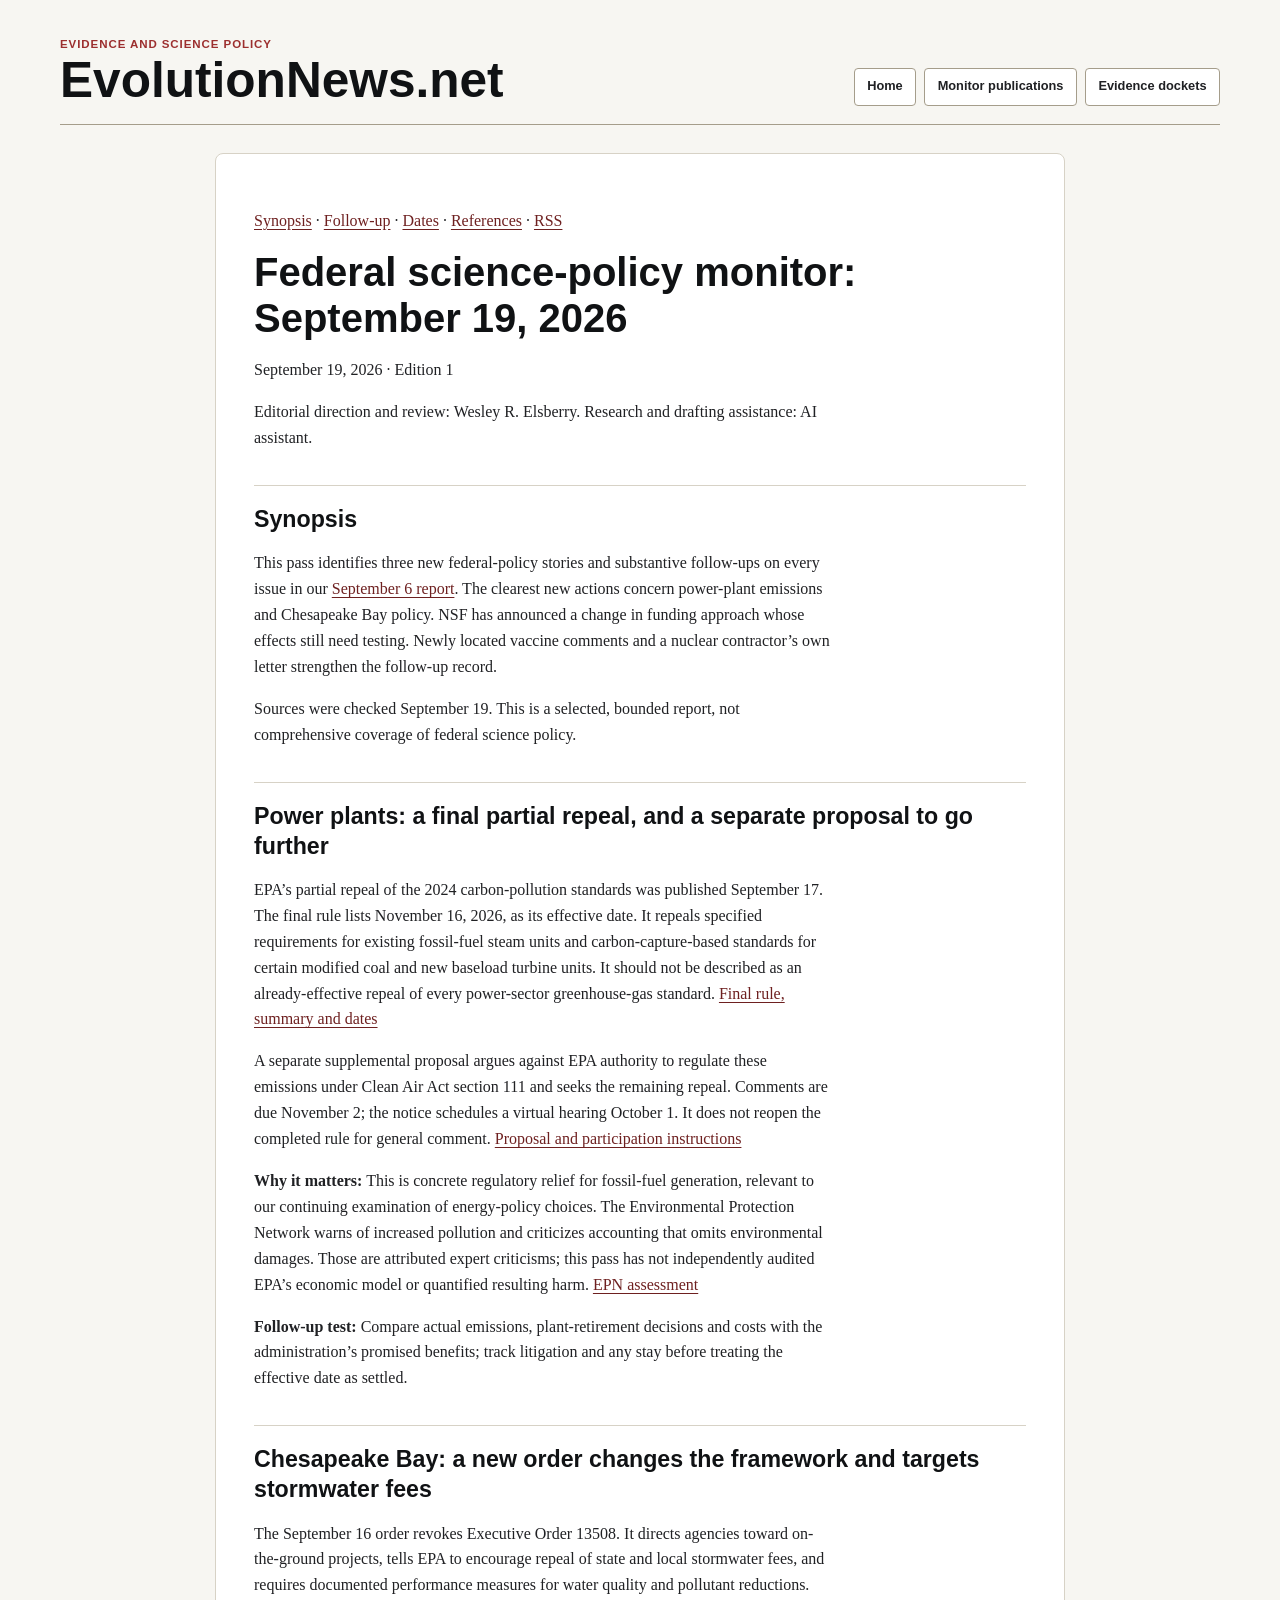
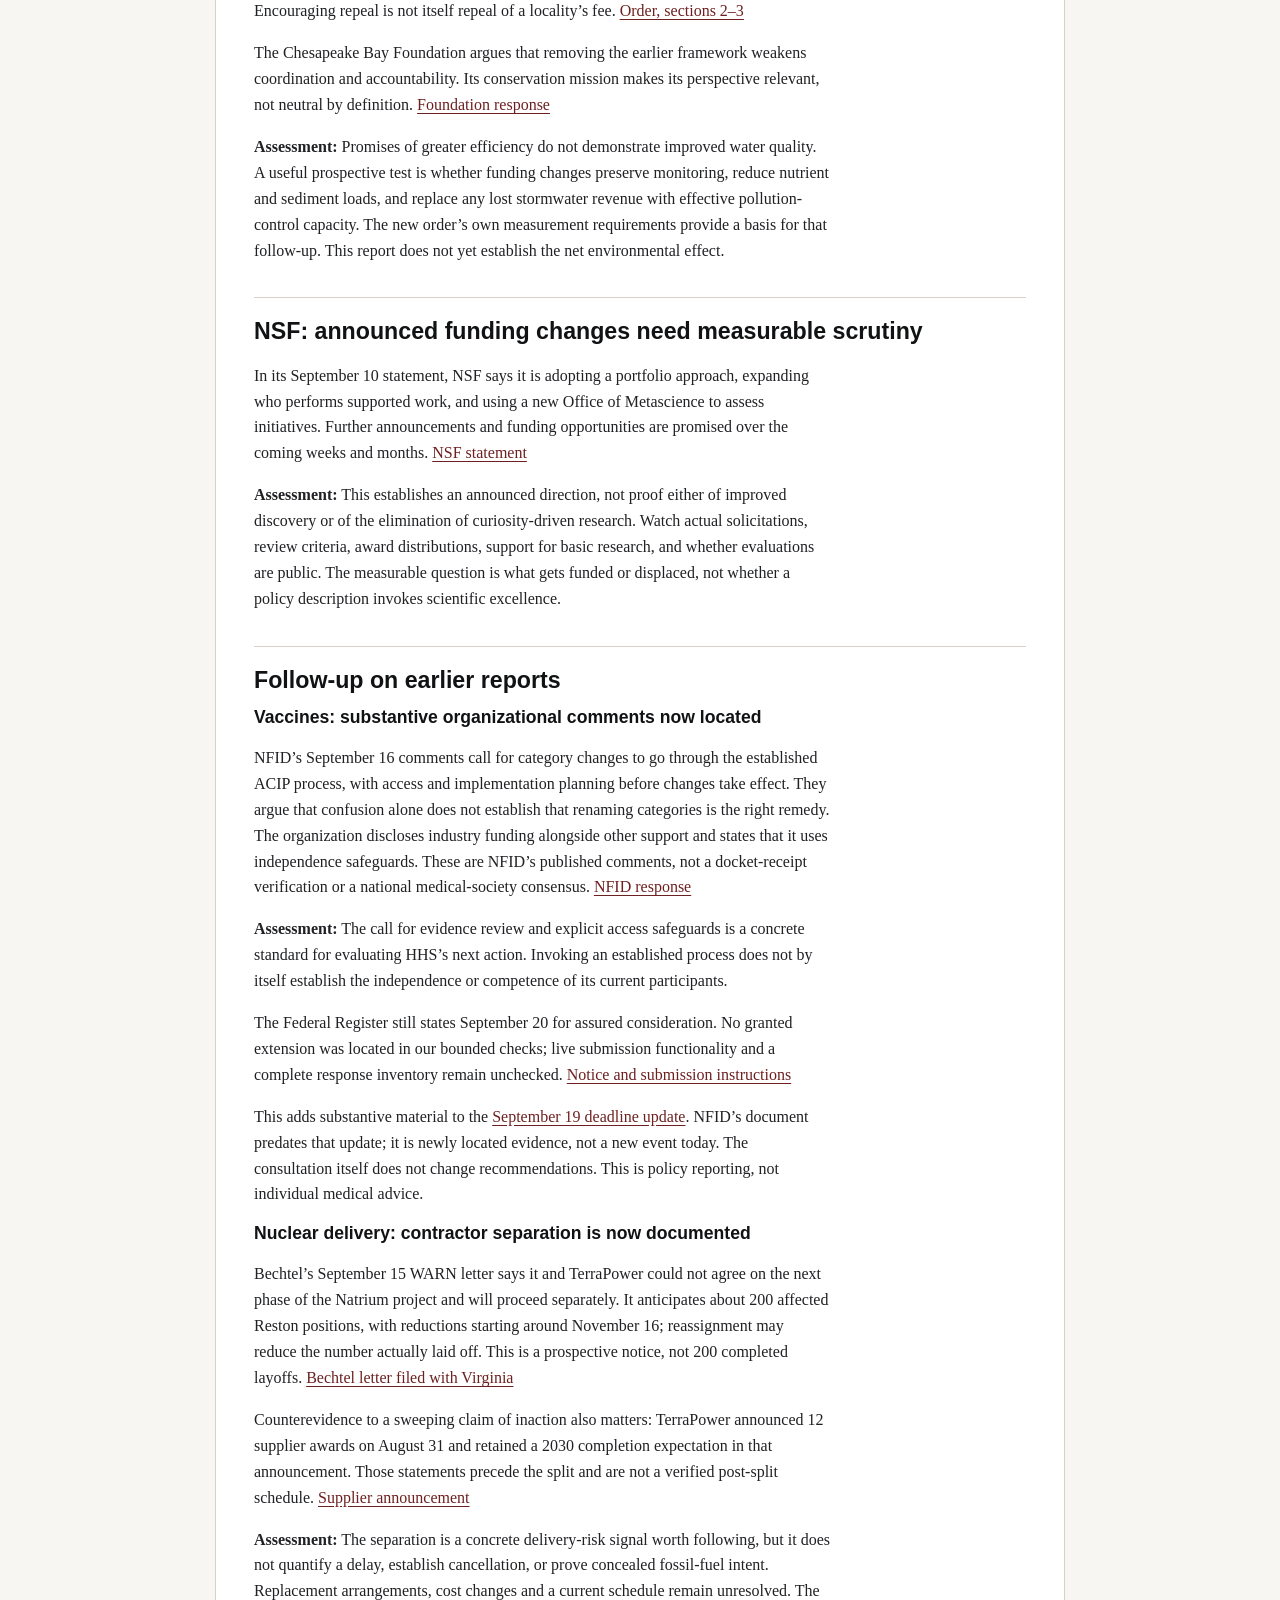
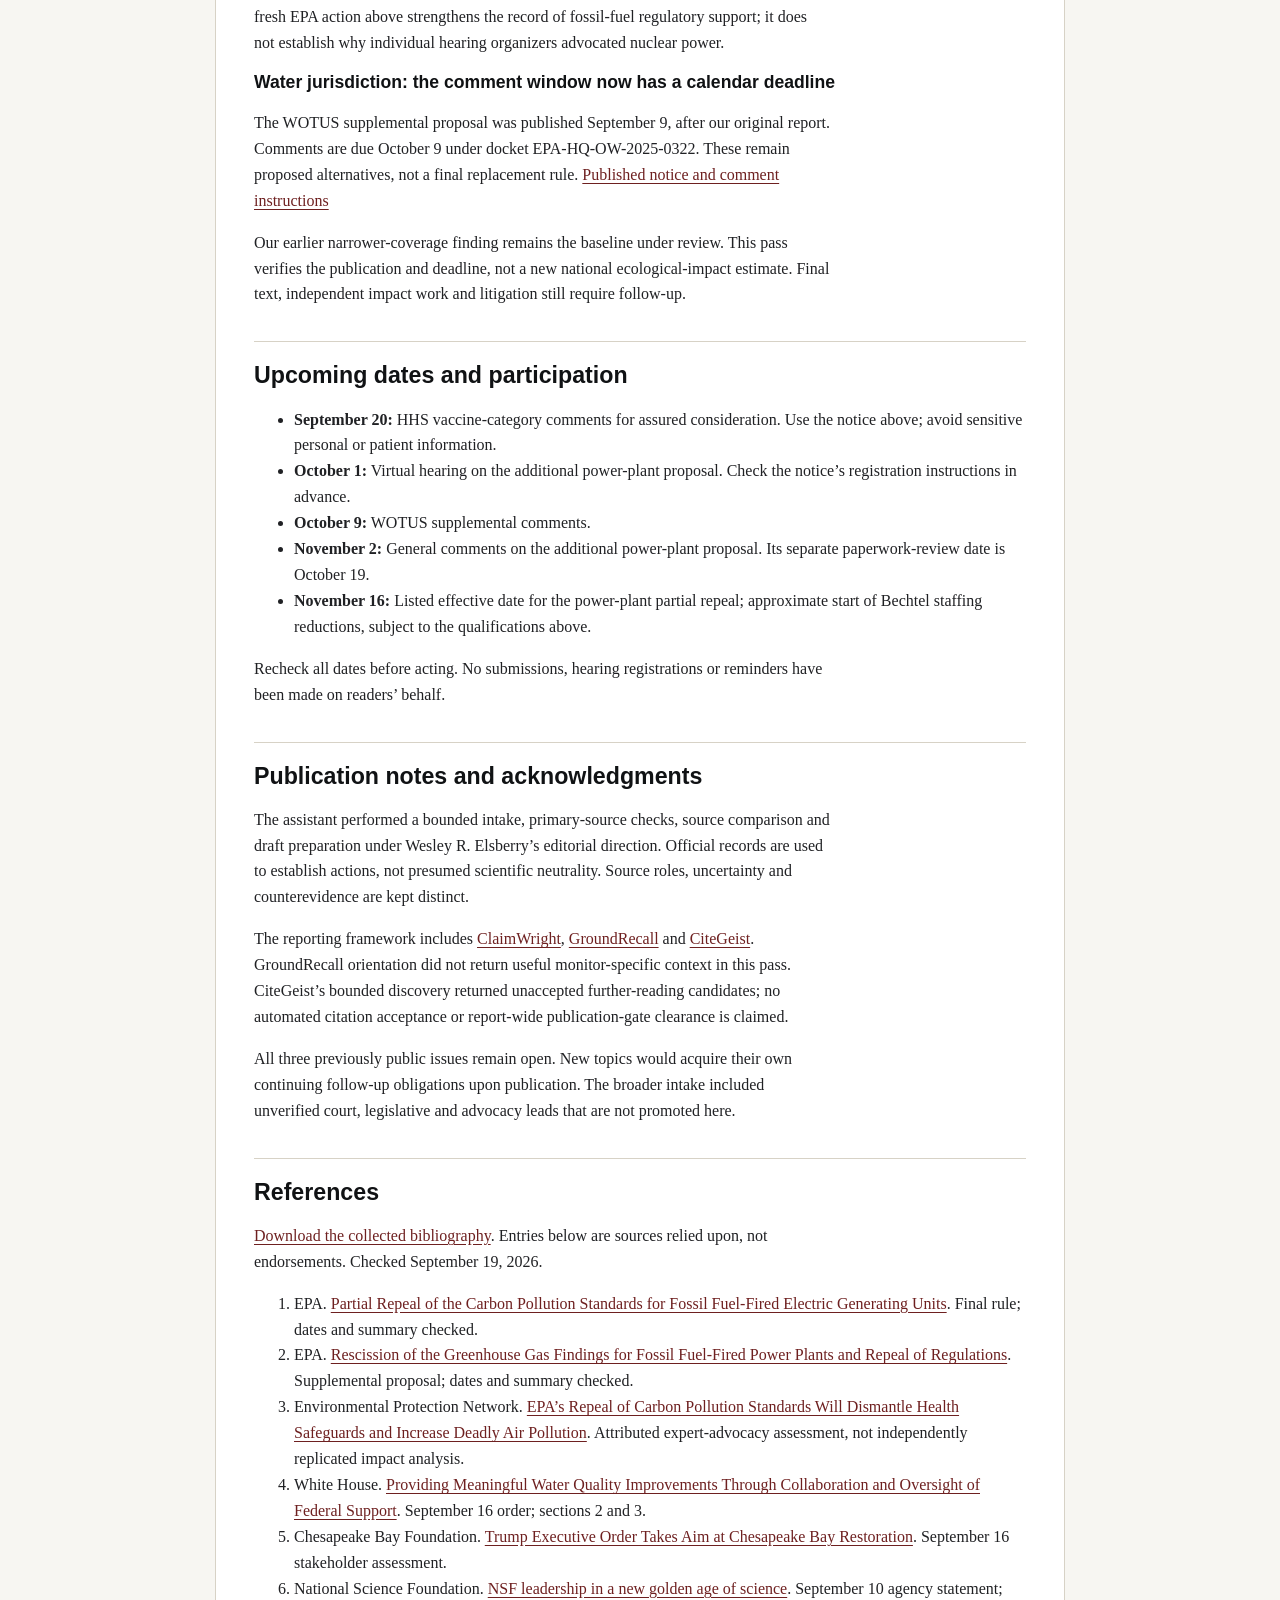
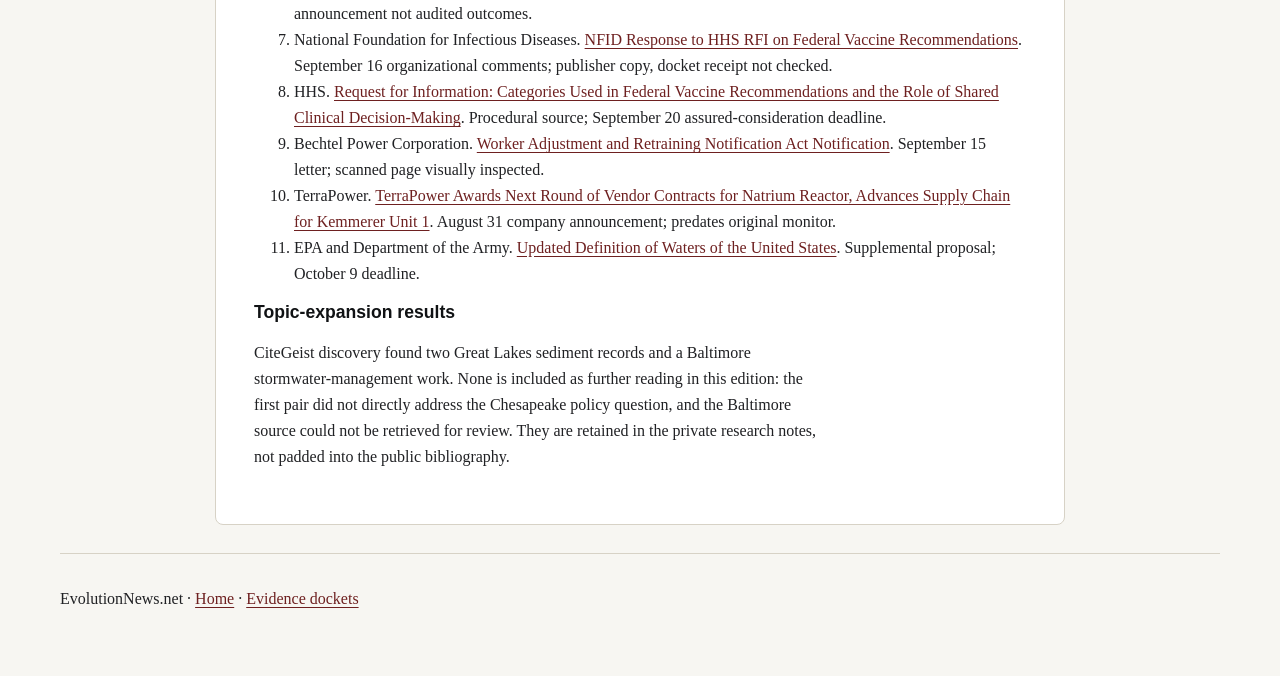
<file: briefings/federal/2026-09-19/index.html>
<!doctype html>
<html lang="en"><head><meta charset="utf-8"><meta name="viewport" content="width=device-width, initial-scale=1">
<title>Federal science-policy monitor: September 19, 2026 | EvolutionNews.net</title>
<meta name="description" content="Power-plant emissions, Chesapeake Bay policy and NSF funding, with continuing vaccine, nuclear and water-rule follow-up.">
<link rel="canonical" href="https://evolutionnews.net/briefings/federal/2026-09-19/">
<link rel="stylesheet" href="/assets/theme.css">
<style>.briefing{max-width:850px;margin:28px auto}.briefing a{overflow-wrap:anywhere}.briefing h1{font-size:clamp(1.8rem,5vw,2.5rem);line-height:1.15}.briefing h2{font-size:1.45rem;line-height:1.3}.briefing p{max-width:72ch}.briefing-nav{margin:1rem 0}.briefing-footer{border-top:1px solid var(--line);padding-top:1rem}</style>
<link rel="alternate" type="application/rss+xml" title="EvolutionNews.net — publications and updates" href="https://evolutionnews.net/feed.xml"></head><body><a class="skip-link" href="#main">Skip to content</a><div class="site-shell">
<header class="site-header"><a class="brand" href="/"><span class="brand-kicker">Evidence and science policy</span><span class="brand-title">EvolutionNews.net</span></a>
<nav class="top-nav" aria-label="Primary navigation"><a href="/">Home</a><a href="/#monitors">Monitor publications</a><a href="/dockets/">Evidence dockets</a></nav></header>
<main id="main" class="response-article briefing"><nav class="briefing-nav" aria-label="In this report"><a href="#synopsis">Synopsis</a> · <a href="#follow-up-on-earlier-reports">Follow-up</a> · <a href="#upcoming-dates-and-participation">Dates</a> · <a href="#references">References</a> · <a href="/feed.xml">RSS</a></nav><h1 id="federal-science-policy-monitor-september-19-2026">Federal science-policy monitor: September 19, 2026</h1>
<p>September 19, 2026 · Edition 1</p>
<p>Editorial direction and review: Wesley R. Elsberry. Research and drafting assistance: AI assistant.</p>
<h2 id="synopsis">Synopsis</h2>
<p>This pass identifies three new federal-policy stories and substantive follow-ups on every issue in our <a href="https://evolutionnews.net/briefings/federal/2026-09-06/">September 6 report</a>. The clearest new actions concern power-plant emissions and Chesapeake Bay policy. NSF has announced a change in funding approach whose effects still need testing. Newly located vaccine comments and a nuclear contractor’s own letter strengthen the follow-up record.</p>
<p>Sources were checked September 19. This is a selected, bounded report, not comprehensive coverage of federal science policy.</p>
<h2 id="power-plants-a-final-partial-repeal-and-a-separate-proposal-to-go-further">Power plants: a final partial repeal, and a separate proposal to go further</h2>
<p>EPA’s partial repeal of the 2024 carbon-pollution standards was published September 17. The final rule lists November 16, 2026, as its effective date. It repeals specified requirements for existing fossil-fuel steam units and carbon-capture-based standards for certain modified coal and new baseload turbine units. It should not be described as an already-effective repeal of every power-sector greenhouse-gas standard. <a href="https://www.federalregister.gov/documents/2026/09/17/2026-19071/partial-repeal-of-the-carbon-pollution-standards-for-fossil-fuel-fired-electric-generating-units">Final rule, summary and dates</a></p>
<p>A separate supplemental proposal argues against EPA authority to regulate these emissions under Clean Air Act section 111 and seeks the remaining repeal. Comments are due November 2; the notice schedules a virtual hearing October 1. It does not reopen the completed rule for general comment. <a href="https://www.federalregister.gov/documents/2026/09/17/2026-19072/rescission-of-the-greenhouse-gas-findings-for-fossil-fuel-fired-power-plants-and-repeal-of">Proposal and participation instructions</a></p>
<p><strong>Why it matters:</strong> This is concrete regulatory relief for fossil-fuel generation, relevant to our continuing examination of energy-policy choices. The Environmental Protection Network warns of increased pollution and criticizes accounting that omits environmental damages. Those are attributed expert criticisms; this pass has not independently audited EPA’s economic model or quantified resulting harm. <a href="https://www.environmentalprotectionnetwork.org/20260914_power-plants-rollback/">EPN assessment</a></p>
<p><strong>Follow-up test:</strong> Compare actual emissions, plant-retirement decisions and costs with the administration’s promised benefits; track litigation and any stay before treating the effective date as settled.</p>
<h2 id="chesapeake-bay-a-new-order-changes-the-framework-and-targets-stormwater-fees">Chesapeake Bay: a new order changes the framework and targets stormwater fees</h2>
<p>The September 16 order revokes Executive Order 13508. It directs agencies toward on-the-ground projects, tells EPA to encourage repeal of state and local stormwater fees, and requires documented performance measures for water quality and pollutant reductions. Encouraging repeal is not itself repeal of a locality’s fee. <a href="https://www.whitehouse.gov/presidential-actions/2026/09/providing-meaningful-water-quality-improvements-through-collaboration-and-oversight-of-federal-support/">Order, sections 2–3</a></p>
<p>The Chesapeake Bay Foundation argues that removing the earlier framework weakens coordination and accountability. Its conservation mission makes its perspective relevant, not neutral by definition. <a href="https://www.cbf.org/news/trump-executive-order-takes-aim-at-chesapeake-bay-restoration/">Foundation response</a></p>
<p><strong>Assessment:</strong> Promises of greater efficiency do not demonstrate improved water quality. A useful prospective test is whether funding changes preserve monitoring, reduce nutrient and sediment loads, and replace any lost stormwater revenue with effective pollution-control capacity. The new order’s own measurement requirements provide a basis for that follow-up. This report does not yet establish the net environmental effect.</p>
<h2 id="nsf-announced-funding-changes-need-measurable-scrutiny">NSF: announced funding changes need measurable scrutiny</h2>
<p>In its September 10 statement, NSF says it is adopting a portfolio approach, expanding who performs supported work, and using a new Office of Metascience to assess initiatives. Further announcements and funding opportunities are promised over the coming weeks and months. <a href="https://www.nsf.gov/news/nsf-leadership-new-golden-age-science">NSF statement</a></p>
<p><strong>Assessment:</strong> This establishes an announced direction, not proof either of improved discovery or of the elimination of curiosity-driven research. Watch actual solicitations, review criteria, award distributions, support for basic research, and whether evaluations are public. The measurable question is what gets funded or displaced, not whether a policy description invokes scientific excellence.</p>
<h2 id="follow-up-on-earlier-reports">Follow-up on earlier reports</h2>
<h3 id="vaccines-substantive-organizational-comments-now-located">Vaccines: substantive organizational comments now located</h3>
<p>NFID’s September 16 comments call for category changes to go through the established ACIP process, with access and implementation planning before changes take effect. They argue that confusion alone does not establish that renaming categories is the right remedy. The organization discloses industry funding alongside other support and states that it uses independence safeguards. These are NFID’s published comments, not a docket-receipt verification or a national medical-society consensus. <a href="https://www.nfid.org/nfid-response-to-hhs-rfi-on-federal-vaccine-recommendations/">NFID response</a></p>
<p><strong>Assessment:</strong> The call for evidence review and explicit access safeguards is a concrete standard for evaluating HHS’s next action. Invoking an established process does not by itself establish the independence or competence of its current participants.</p>
<p>The Federal Register still states September 20 for assured consideration. No granted extension was located in our bounded checks; live submission functionality and a complete response inventory remain unchecked. <a href="https://www.federalregister.gov/documents/2026/08/24/2026-17250/request-for-information-categories-used-in-federal-vaccine-recommendations-and-the-role-of-shared">Notice and submission instructions</a></p>
<p>This adds substantive material to the <a href="https://evolutionnews.net/briefings/federal/2026-09-06/#vaccine-update-2026-09-19">September 19 deadline update</a>. NFID’s document predates that update; it is newly located evidence, not a new event today. The consultation itself does not change recommendations. This is policy reporting, not individual medical advice.</p>
<h3 id="nuclear-delivery-contractor-separation-is-now-documented">Nuclear delivery: contractor separation is now documented</h3>
<p>Bechtel’s September 15 WARN letter says it and TerraPower could not agree on the next phase of the Natrium project and will proceed separately. It anticipates about 200 affected Reston positions, with reductions starting around November 16; reassignment may reduce the number actually laid off. This is a prospective notice, not 200 completed layoffs. <a href="https://virginiaworks.gov/wp-content/uploads/2026/09/Bechtel-Power-Corporation-Bechtel-WARN.pdf">Bechtel letter filed with Virginia</a></p>
<p>Counterevidence to a sweeping claim of inaction also matters: TerraPower announced 12 supplier awards on August 31 and retained a 2030 completion expectation in that announcement. Those statements precede the split and are not a verified post-split schedule. <a href="https://www.terrapower.com/TerraPower-Awards-Next-Round-of-Vendor-Contracts-for-Natrium-Reactor-Advances-Supply-Chain-for-Kemmerer-Unit-1">Supplier announcement</a></p>
<p><strong>Assessment:</strong> The separation is a concrete delivery-risk signal worth following, but it does not quantify a delay, establish cancellation, or prove concealed fossil-fuel intent. Replacement arrangements, cost changes and a current schedule remain unresolved. The fresh EPA action above strengthens the record of fossil-fuel regulatory support; it does not establish why individual hearing organizers advocated nuclear power.</p>
<h3 id="water-jurisdiction-the-comment-window-now-has-a-calendar-deadline">Water jurisdiction: the comment window now has a calendar deadline</h3>
<p>The WOTUS supplemental proposal was published September 9, after our original report. Comments are due October 9 under docket EPA-HQ-OW-2025-0322. These remain proposed alternatives, not a final replacement rule. <a href="https://www.federalregister.gov/documents/2026/09/09/2026-18317/updated-definition-of-waters-of-the-united-states">Published notice and comment instructions</a></p>
<p>Our earlier narrower-coverage finding remains the baseline under review. This pass verifies the publication and deadline, not a new national ecological-impact estimate. Final text, independent impact work and litigation still require follow-up.</p>
<h2 id="upcoming-dates-and-participation">Upcoming dates and participation</h2>
<ul>
<li><strong>September 20:</strong> HHS vaccine-category comments for assured consideration. Use the notice above; avoid sensitive personal or patient information.</li>
<li><strong>October 1:</strong> Virtual hearing on the additional power-plant proposal. Check the notice’s registration instructions in advance.</li>
<li><strong>October 9:</strong> WOTUS supplemental comments.</li>
<li><strong>November 2:</strong> General comments on the additional power-plant proposal. Its separate paperwork-review date is October 19.</li>
<li><strong>November 16:</strong> Listed effective date for the power-plant partial repeal; approximate start of Bechtel staffing reductions, subject to the qualifications above.</li>
</ul>
<p>Recheck all dates before acting. No submissions, hearing registrations or reminders have been made on readers’ behalf.</p>
<h2 id="publication-notes-and-acknowledgments">Publication notes and acknowledgments</h2>
<p>The assistant performed a bounded intake, primary-source checks, source comparison and draft preparation under Wesley R. Elsberry’s editorial direction. Official records are used to establish actions, not presumed scientific neutrality. Source roles, uncertainty and counterevidence are kept distinct.</p>
<p>The reporting framework includes <a href="https://github.com/welsberr/ClaimWright">ClaimWright</a>, <a href="https://github.com/welsberr/GroundRecall">GroundRecall</a> and <a href="https://github.com/welsberr/CiteGeist">CiteGeist</a>. GroundRecall orientation did not return useful monitor-specific context in this pass. CiteGeist’s bounded discovery returned unaccepted further-reading candidates; no automated citation acceptance or report-wide publication-gate clearance is claimed.</p>
<p>All three previously public issues remain open. New topics would acquire their own continuing follow-up obligations upon publication. The broader intake included unverified court, legislative and advocacy leads that are not promoted here.</p>
<h2 id="references">References</h2>
<p><a href="federal-monitor-2026-09-19.bib" download="federal-monitor-2026-09-19.bib">Download the collected bibliography</a>. Entries below are sources relied upon, not endorsements. Checked September 19, 2026.</p>
<ol type="1">
<li>EPA. <a href="https://www.federalregister.gov/documents/2026/09/17/2026-19071/partial-repeal-of-the-carbon-pollution-standards-for-fossil-fuel-fired-electric-generating-units">Partial Repeal of the Carbon Pollution Standards for Fossil Fuel-Fired Electric Generating Units</a>. Final rule; dates and summary checked.</li>
<li>EPA. <a href="https://www.federalregister.gov/documents/2026/09/17/2026-19072/rescission-of-the-greenhouse-gas-findings-for-fossil-fuel-fired-power-plants-and-repeal-of">Rescission of the Greenhouse Gas Findings for Fossil Fuel-Fired Power Plants and Repeal of Regulations</a>. Supplemental proposal; dates and summary checked.</li>
<li>Environmental Protection Network. <a href="https://www.environmentalprotectionnetwork.org/20260914_power-plants-rollback/">EPA’s Repeal of Carbon Pollution Standards Will Dismantle Health Safeguards and Increase Deadly Air Pollution</a>. Attributed expert-advocacy assessment, not independently replicated impact analysis.</li>
<li>White House. <a href="https://www.whitehouse.gov/presidential-actions/2026/09/providing-meaningful-water-quality-improvements-through-collaboration-and-oversight-of-federal-support/">Providing Meaningful Water Quality Improvements Through Collaboration and Oversight of Federal Support</a>. September 16 order; sections 2 and 3.</li>
<li>Chesapeake Bay Foundation. <a href="https://www.cbf.org/news/trump-executive-order-takes-aim-at-chesapeake-bay-restoration/">Trump Executive Order Takes Aim at Chesapeake Bay Restoration</a>. September 16 stakeholder assessment.</li>
<li>National Science Foundation. <a href="https://www.nsf.gov/news/nsf-leadership-new-golden-age-science">NSF leadership in a new golden age of science</a>. September 10 agency statement; announcement not audited outcomes.</li>
<li>National Foundation for Infectious Diseases. <a href="https://www.nfid.org/nfid-response-to-hhs-rfi-on-federal-vaccine-recommendations/">NFID Response to HHS RFI on Federal Vaccine Recommendations</a>. September 16 organizational comments; publisher copy, docket receipt not checked.</li>
<li>HHS. <a href="https://www.federalregister.gov/documents/2026/08/24/2026-17250/request-for-information-categories-used-in-federal-vaccine-recommendations-and-the-role-of-shared">Request for Information: Categories Used in Federal Vaccine Recommendations and the Role of Shared Clinical Decision-Making</a>. Procedural source; September 20 assured-consideration deadline.</li>
<li>Bechtel Power Corporation. <a href="https://virginiaworks.gov/wp-content/uploads/2026/09/Bechtel-Power-Corporation-Bechtel-WARN.pdf">Worker Adjustment and Retraining Notification Act Notification</a>. September 15 letter; scanned page visually inspected.</li>
<li>TerraPower. <a href="https://www.terrapower.com/TerraPower-Awards-Next-Round-of-Vendor-Contracts-for-Natrium-Reactor-Advances-Supply-Chain-for-Kemmerer-Unit-1">TerraPower Awards Next Round of Vendor Contracts for Natrium Reactor, Advances Supply Chain for Kemmerer Unit 1</a>. August 31 company announcement; predates original monitor.</li>
<li>EPA and Department of the Army. <a href="https://www.federalregister.gov/documents/2026/09/09/2026-18317/updated-definition-of-waters-of-the-united-states">Updated Definition of Waters of the United States</a>. Supplemental proposal; October 9 deadline.</li>
</ol>
<h3 id="topic-expansion-results">Topic-expansion results</h3>
<p>CiteGeist discovery found two Great Lakes sediment records and a Baltimore stormwater-management work. None is included as further reading in this edition: the first pair did not directly address the Chesapeake policy question, and the Baltimore source could not be retrieved for review. They are retained in the private research notes, not padded into the public bibliography.</p>
</main><footer class="briefing-footer"><p>EvolutionNews.net · <a href="/">Home</a> · <a href="/dockets/">Evidence dockets</a></p></footer></div></body></html>
</file>
<file: assets/theme.css>
:root {
  --page: #f7f6f2;
  --surface: #ffffff;
  --surface-soft: #efede6;
  --ink: #202124;
  --ink-strong: #101214;
  --muted: #626762;
  --line: #d7d2c6;
  --line-strong: #a59d8b;
  --accent: #9c2f2f;
  --accent-dark: #6e2020;
  --blue: #2e6473;
  --green: #2d6b53;
  --gold: #a47324;
  --closed: #766b63;
  --max: 1160px;
}

* {
  box-sizing: border-box;
}

html {
  scroll-behavior: smooth;
}

body {
  margin: 0;
  background: var(--page);
  color: var(--ink);
  font: 16px/1.62 Georgia, "Times New Roman", serif;
}

a {
  color: var(--accent-dark);
  text-underline-offset: 0.16em;
}

a:hover {
  color: var(--blue);
}

.skip-link {
  position: absolute;
  left: -999px;
  top: 0;
}

.skip-link:focus {
  left: 1rem;
  top: 1rem;
  z-index: 20;
  background: var(--ink);
  color: #fff;
  padding: 0.65rem 0.8rem;
}

.site-shell {
  width: min(var(--max), calc(100vw - 32px));
  margin: 0 auto;
  padding: 18px 0 48px;
}

.site-header {
  display: grid;
  grid-template-columns: minmax(0, 1fr) auto;
  gap: 20px;
  align-items: end;
  padding: 12px 0 18px;
  border-bottom: 1px solid var(--line-strong);
}

.brand {
  color: var(--ink-strong);
  text-decoration: none;
}

.brand-kicker,
.eyebrow,
.status-label,
.meta-label {
  margin: 0 0 5px;
  color: var(--accent);
  font: 700 0.72rem/1.2 "Helvetica Neue", Arial, sans-serif;
  letter-spacing: 0.08em;
  text-transform: uppercase;
}

.brand-title {
  display: block;
  font: 800 clamp(1.7rem, 4vw, 3.1rem)/1 "Helvetica Neue", Arial, sans-serif;
  letter-spacing: 0;
}

.brand-line {
  max-width: 720px;
  margin: 8px 0 0;
  color: var(--muted);
  font: 600 0.95rem/1.45 "Helvetica Neue", Arial, sans-serif;
}

.top-nav {
  display: flex;
  flex-wrap: wrap;
  gap: 8px;
  justify-content: flex-end;
}

.top-nav a,
.button-link {
  display: inline-flex;
  align-items: center;
  justify-content: center;
  min-height: 38px;
  padding: 0.52rem 0.78rem;
  border: 1px solid var(--line-strong);
  border-radius: 4px;
  background: var(--surface);
  color: var(--ink);
  font: 700 0.8rem/1.1 "Helvetica Neue", Arial, sans-serif;
  text-decoration: none;
}

.button-link.primary,
.top-nav a[aria-current="page"] {
  border-color: var(--accent);
  background: var(--accent);
  color: #fff;
}

.button-link.secondary {
  background: var(--surface-soft);
}

.hero {
  display: grid;
  grid-template-columns: minmax(0, 1.4fr) minmax(280px, 0.75fr);
  gap: 24px;
  align-items: stretch;
  margin: 28px 0 30px;
}

.hero-copy,
.dossier,
.panel,
.case-file,
.response-article,
.source-quote,
.audit-box,
.claim-card,
.citation-table-wrap,
.notice {
  background: var(--surface);
  border: 1px solid var(--line);
  border-radius: 8px;
}

.hero-copy {
  padding: clamp(24px, 4vw, 44px);
}

h1,
h2,
h3,
h4 {
  font-family: "Helvetica Neue", Arial, sans-serif;
  letter-spacing: 0;
  color: var(--ink-strong);
}

h1 {
  max-width: 900px;
  margin: 0;
  font-size: clamp(2.15rem, 5vw, 4.4rem);
  line-height: 1.02;
}

h2 {
  margin: 0 0 12px;
  font-size: clamp(1.45rem, 3vw, 2.15rem);
  line-height: 1.1;
}

h3 {
  margin: 0 0 8px;
  font-size: 1.1rem;
  line-height: 1.25;
}

h4 {
  margin: 14px 0 6px;
  font-size: 0.95rem;
}

.lede {
  max-width: 790px;
  margin: 18px 0 0;
  color: #333631;
  font-size: 1.15rem;
}

.button-row {
  display: flex;
  flex-wrap: wrap;
  gap: 10px;
  margin-top: 22px;
}

.dossier {
  padding: 20px;
}

.dossier dl {
  margin: 0;
}

.dossier div,
.stat-strip div {
  padding: 11px 0;
  border-bottom: 1px solid var(--line);
}

.dossier div:last-child,
.stat-strip div:last-child {
  border-bottom: 0;
}

dt {
  color: var(--muted);
  font: 700 0.75rem/1.2 "Helvetica Neue", Arial, sans-serif;
  text-transform: uppercase;
}

dd {
  margin: 4px 0 0;
  font-weight: 700;
}

.section {
  margin: 28px 0;
}

.section-header {
  display: flex;
  align-items: end;
  justify-content: space-between;
  gap: 16px;
  margin: 0 0 14px;
  padding-bottom: 10px;
  border-bottom: 1px solid var(--line-strong);
}

.grid {
  display: grid;
  grid-template-columns: repeat(auto-fit, minmax(240px, 1fr));
  gap: 16px;
}

.panel,
.case-file,
.audit-box,
.claim-card,
.notice {
  padding: 18px;
}

.panel p,
.case-file p,
.audit-box p,
.notice p {
  margin: 0;
  color: var(--muted);
}

.case-file {
  display: grid;
  gap: 14px;
  border-left: 5px solid var(--blue);
}

.case-meta,
.badge-row {
  display: flex;
  flex-wrap: wrap;
  gap: 7px;
}

.badge,
.oa-badge {
  display: inline-flex;
  align-items: center;
  min-height: 26px;
  padding: 0.22rem 0.46rem;
  border: 1px solid var(--line-strong);
  border-radius: 999px;
  background: var(--surface-soft);
  color: var(--ink);
  font: 700 0.72rem/1.1 "Helvetica Neue", Arial, sans-serif;
}

.badge.green,
.oa-gold,
.oa-hybrid,
.oa-green {
  border-color: rgba(45, 107, 83, 0.4);
  background: rgba(45, 107, 83, 0.11);
  color: var(--green);
}

.badge.red {
  border-color: rgba(156, 47, 47, 0.38);
  background: rgba(156, 47, 47, 0.09);
  color: var(--accent-dark);
}

.oa-closed {
  color: var(--closed);
}

.article-layout {
  display: grid;
  grid-template-columns: minmax(0, 1fr) minmax(260px, 330px);
  gap: 22px;
  align-items: start;
}

.response-article {
  padding: clamp(20px, 3.5vw, 38px);
}

.response-article h2 {
  margin-top: 34px;
  padding-top: 18px;
  border-top: 1px solid var(--line);
}

.response-article h2:first-child {
  margin-top: 0;
  padding-top: 0;
  border-top: 0;
}

.source-quote {
  margin: 18px 0;
  padding: 16px;
  border-left: 5px solid var(--gold);
}

.source-quote blockquote {
  margin: 0;
  font-size: 1.03rem;
}

.source-quote footer {
  margin-top: 10px;
  color: var(--muted);
  font: 700 0.84rem/1.35 "Helvetica Neue", Arial, sans-serif;
}

.fisk-point,
.claim-card {
  margin: 16px 0;
  padding: 16px;
  border: 1px solid var(--line);
  border-radius: 7px;
  background: #fffdf8;
}

.claim-card {
  background: var(--surface);
}

.claim-card p {
  margin: 0.35rem 0 0;
}

.claim-card ul {
  margin: 8px 0 0;
  padding-left: 1.2rem;
}

.fisk-point h3 {
  display: flex;
  gap: 8px;
  align-items: baseline;
}

.point-number,
.claim-id {
  color: var(--accent);
  font: 700 0.78rem/1.2 "Helvetica Neue", Arial, sans-serif;
}

.sidebar {
  position: sticky;
  top: 18px;
  display: grid;
  gap: 14px;
}

.audit-box ul,
.plain-list {
  margin: 10px 0 0;
  padding-left: 1.2rem;
}

.audit-box li + li,
.plain-list li + li {
  margin-top: 0.55rem;
}

.status-strip,
.metrics {
  display: grid;
  grid-template-columns: repeat(auto-fit, minmax(165px, 1fr));
  gap: 10px;
  margin: 20px 0;
}

.status-strip div,
.metrics div {
  padding: 13px;
  border: 1px solid var(--line);
  border-radius: 7px;
  background: var(--surface-soft);
}

.metrics strong {
  display: block;
  font: 800 1.5rem/1.1 "Helvetica Neue", Arial, sans-serif;
}

.citation-table-wrap {
  overflow-x: auto;
}

.citation-table {
  width: 100%;
  min-width: 760px;
  border-collapse: collapse;
  font-size: 0.94rem;
}

.citation-table th,
.citation-table td {
  padding: 0.72rem;
  border-bottom: 1px solid var(--line);
  text-align: left;
  vertical-align: top;
}

.citation-table th {
  color: var(--muted);
  font: 700 0.75rem/1.2 "Helvetica Neue", Arial, sans-serif;
  text-transform: uppercase;
}

.site-footer {
  display: flex;
  flex-wrap: wrap;
  justify-content: space-between;
  gap: 14px;
  margin-top: 34px;
  padding-top: 16px;
  border-top: 1px solid var(--line-strong);
  color: var(--muted);
  font: 700 0.9rem/1.45 "Helvetica Neue", Arial, sans-serif;
}

.site-footer p {
  margin: 0;
}

@media (max-width: 820px) {
  .site-header,
  .hero,
  .article-layout {
    grid-template-columns: 1fr;
  }

  .top-nav {
    justify-content: flex-start;
  }

  .sidebar {
    position: static;
  }
}

@media (max-width: 560px) {
  .site-shell {
    width: min(100% - 20px, var(--max));
  }

  .top-nav a,
  .button-link {
    width: 100%;
  }
}
</file>
